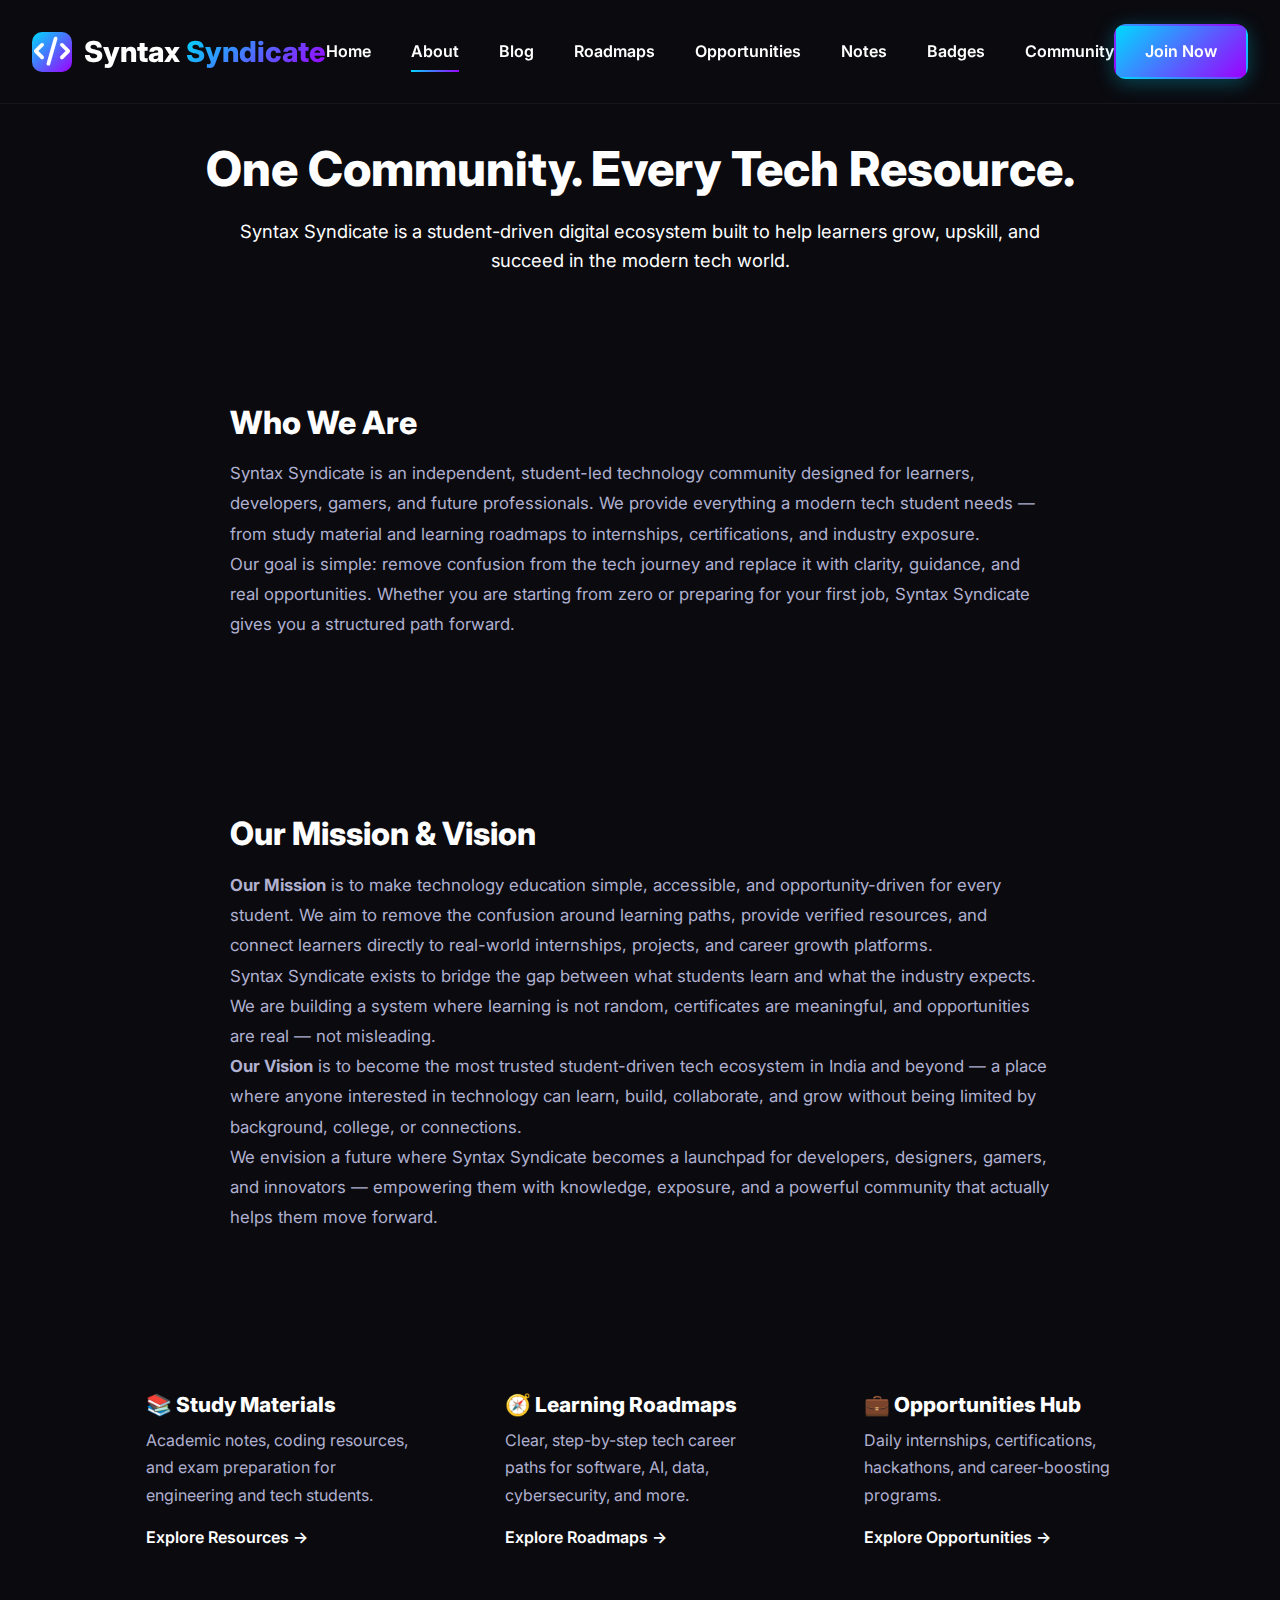
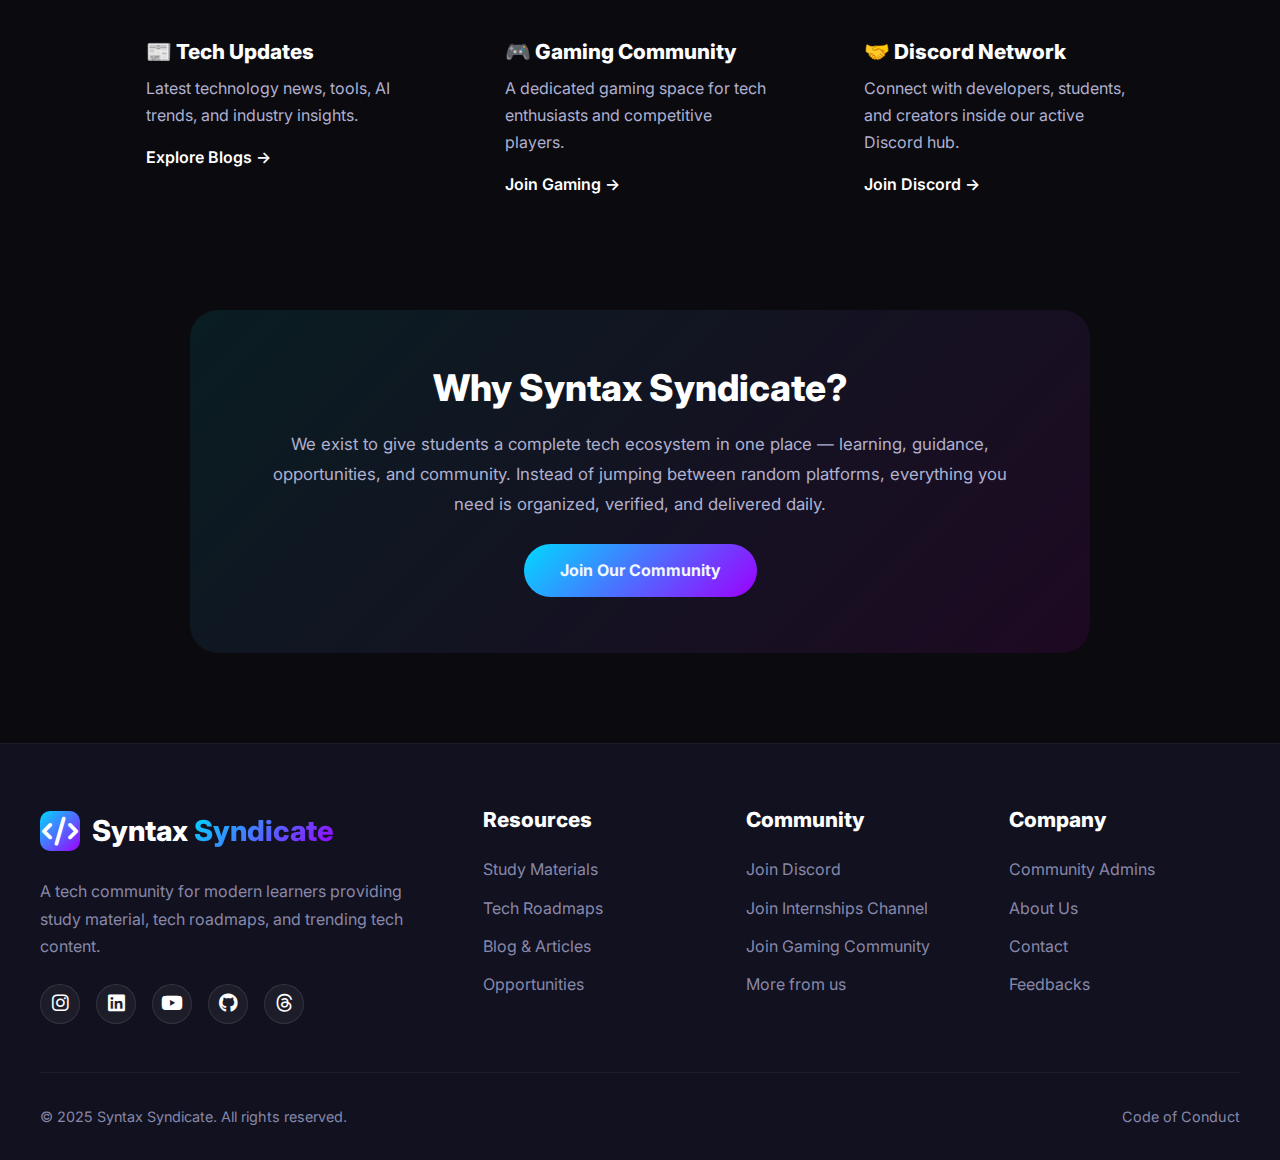
<file: about.html>
<!DOCTYPE html>
<html lang="en">
<head>
<meta charset="UTF-8" />
<title>Syntax Syndicate | About Us</title>
<meta name="viewport" content="width=device-width, initial-scale=1.0" />

<link rel="stylesheet" href="/style.css" />
<link rel="stylesheet" href="https://cdnjs.cloudflare.com/ajax/libs/font-awesome/6.5.2/css/all.min.css">
<link rel="icon" href="favicon.png" />
<link href="https://fonts.googleapis.com/css2?family=Inter:wght@300;400;500;600;700;800&display=swap" rel="stylesheet">

<style>
.about-page{padding:140px 0 90px;background:var(--bg-primary)}
.about-container{max-width:1100px;margin:auto;padding:0 1.5rem}

.about-hero{text-align:center;margin-bottom:5rem}
.about-hero h1{font-size:3rem;font-weight:800;color:var(--text-primary)}
.about-hero p{color:var(--text-muted);max-width:800px;margin:1.2rem auto;font-size:1.15rem}

.about-info{
max-width:900px;
margin:0 auto 5rem;
background:var(--bg-glass);
border:1px solid var(--border-color);
border-radius:22px;
padding:3rem 2.5rem;
}
.about-info h2{color:var(--text-primary);font-size:2rem;margin-bottom:1rem}
.about-info p{color:var(--text-secondary);line-height:1.8;font-size:1.05rem}

.about-grid{display:grid;grid-template-columns:repeat(auto-fit,minmax(260px,1fr));gap:1.6rem}

.about-card{
background:var(--bg-glass);
border:1px solid var(--border-color);
border-radius:18px;
padding:2rem;
transition:.3s;
}
.about-card:hover{transform:translateY(-6px);border-color:var(--accent-primary)}
.about-card h3{color:var(--text-primary);margin-bottom:.6rem;font-size:1.3rem}
.about-card p{color:var(--text-secondary);line-height:1.7}
.about-card a{display:inline-block;margin-top:1rem;color:#fff;font-weight:600;text-decoration:none}

.about-highlight{
margin:5rem auto 0;
max-width:900px;
padding:3.5rem 3rem;
border-radius:28px;
background:linear-gradient(135deg,rgba(0,255,255,.08),rgba(255,0,255,.08));
border:1px solid var(--border-color);
text-align:center;
}
.about-highlight h2{font-size:2.3rem;color:var(--text-primary);margin-bottom:1.2rem}
.about-highlight p{color:var(--text-secondary);font-size:1.05rem;max-width:750px;margin:auto;line-height:1.8}
.about-highlight a{
display:inline-block;
margin-top:1.5rem;
padding:14px 36px;
border-radius:50px;
background:linear-gradient(135deg,var(--accent-primary),var(--accent-secondary));
color:#000;
font-weight:700;
text-decoration:none;
}
</style>
</head>

<body>

<!-- NAVBAR -->
<nav class="navbar">
<div class="nav-container">
<div class="logo">
<div class="logo-icon"><i class="fas fa-code"></i></div>
<span class="logo-text">Syntax <span class="logo-highlight">Syndicate</span></span>
</div>

<div class="nav-links">
<a href="/index.html#home" class="nav-link">Home</a>
<a href="/about.html" class="nav-link active">About</a>
<a href="/blogs.html" class="nav-link">Blog</a>
<a href="/index.html#roadmaps" class="nav-link">Roadmaps</a>
<a href="/index.html#opportunities" class="nav-link">Opportunities</a>
<a href="/index.html#notes" class="nav-link">Notes</a>
<a href="/certificates.html" class="nav-link">Badges</a>
<a href="/index.html#join" class="nav-link">Community</a>
</div>

<div class="nav-actions">
<a href="#join" class="btn btn-primary btn-join">Join Now</a>
</div>

<button class="mobile-menu-btn" id="mobileMenuBtn"><i class="fas fa-bars"></i></button>
</div>
</nav>

<section class="about-page">
<div class="about-container">

<div class="about-hero">
<h1>One Community. Every Tech Resource.</h1>
<p>Syntax Syndicate is a student-driven digital ecosystem built to help learners grow, upskill, and succeed in the modern tech world.</p>
</div>

<div class="about-info">
<h2>Who We Are</h2>
<p>
Syntax Syndicate is an independent, student-led technology community designed for learners, developers, gamers, and future professionals.
We provide everything a modern tech student needs — from study material and learning roadmaps to internships, certifications, and industry exposure.
</p>
<p>
Our goal is simple: remove confusion from the tech journey and replace it with clarity, guidance, and real opportunities. Whether you are starting from zero or preparing for your first job, Syntax Syndicate gives you a structured path forward.
</p>
</div>
<div class="about-info">
  <h2>Our Mission & Vision</h2>

  <p>
    <strong>Our Mission</strong> is to make technology education simple, accessible, and opportunity-driven for every student. 
    We aim to remove the confusion around learning paths, provide verified resources, and connect learners directly to real-world 
    internships, projects, and career growth platforms.
  </p>

  <p>
    Syntax Syndicate exists to bridge the gap between what students learn and what the industry expects. 
    We are building a system where learning is not random, certificates are meaningful, and opportunities are real — not misleading.
  </p>

  <p>
    <strong>Our Vision</strong> is to become the most trusted student-driven tech ecosystem in India and beyond — a place where 
    anyone interested in technology can learn, build, collaborate, and grow without being limited by background, college, or connections.
  </p>

  <p>
    We envision a future where Syntax Syndicate becomes a launchpad for developers, designers, gamers, and innovators — 
    empowering them with knowledge, exposure, and a powerful community that actually helps them move forward.
  </p>
</div>

<div class="about-grid">

<div class="about-card">
<h3>📚 Study Materials</h3>
<p>Academic notes, coding resources, and exam preparation for engineering and tech students.</p>
<a href="/index.html#notes">Explore Resources →</a>
</div>

<div class="about-card">
<h3>🧭 Learning Roadmaps</h3>
<p>Clear, step-by-step tech career paths for software, AI, data, cybersecurity, and more.</p>
<a href="/index.html#roadmaps">Explore Roadmaps →</a>
</div>

<div class="about-card">
<h3>💼 Opportunities Hub</h3>
<p>Daily internships, certifications, hackathons, and career-boosting programs.</p>
<a href="/reels.html">Explore Opportunities →</a>
</div>

<div class="about-card">
<h3>📰 Tech Updates</h3>
<p>Latest technology news, tools, AI trends, and industry insights.</p>
<a href="/blogs.html">Explore Blogs →</a>
</div>

<div class="about-card">
<h3>🎮 Gaming Community</h3>
<p>A dedicated gaming space for tech enthusiasts and competitive players.</p>
<a href="https://chat.whatsapp.com/HVOr8nmlq8aELHmKYzF39x" target="_blank">Join Gaming →</a>
</div>

<div class="about-card">
<h3>🤝 Discord Network</h3>
<p>Connect with developers, students, and creators inside our active Discord hub.</p>
<a href="https://discord.gg/bhRS3vfz" target="_blank">Join Discord →</a>
</div>

</div>

<div class="about-highlight">
<h2>Why Syntax Syndicate?</h2>
<p>
We exist to give students a complete tech ecosystem in one place — learning, guidance, opportunities, and community.
Instead of jumping between random platforms, everything you need is organized, verified, and delivered daily.
</p>
<a href="https://chat.whatsapp.com/C81TYwsRXgc3qNhePjK7zs" target="_blank" style="color: aliceblue;">Join Our Community</a>
</div>

</div>
</section>

<!-- FOOTER (same as your site) -->
<footer class="footer">
<div class="footer-container">
<div class="footer-main">
<div class="footer-brand">
<div class="logo">
<div class="logo-icon"><i class="fas fa-code"></i></div>
<span class="logo-text">Syntax <span class="logo-highlight">Syndicate</span></span>
</div>
<p class="footer-description">
A tech community for modern learners providing study material, tech roadmaps, and trending tech content.
</p>
<div class="footer-social">
<a href="https://www.instagram.com/syntax_syndicate_?igsh=bmF5bDVydzVscHM=" target="_blank"><i class="fab fa-instagram"></i></a>
<a href="https://www.linkedin.com/company/syntax-syndicate/" target="_blank"><i class="fab fa-linkedin"></i></a>
<a href="https://www.youtube.com/@SyntaxSyndicateOfficial" target="_blank"><i class="fab fa-youtube"></i></a>
<a href="https://github.com/Syntax-Syndicate-Ltd" target="_blank"><i class="fab fa-github"></i></a>
<a href="https://www.threads.net/@syntax_syndicate_" target="_blank"><i class="fab fa-threads"></i></a>
</div>
</div>

<div class="footer-links">
<div class="link-group">
<h3>Resources</h3>
<a href="/index.html#notes">Study Materials</a>
<a href="/index.html#roadmaps">Tech Roadmaps</a>
<a href="/blogs.html">Blog & Articles</a>
<a href="/reels.html">Opportunities</a>
</div>

<div class="link-group">
<h3>Community</h3>
<a href="https://discord.gg/bhRS3vfz" target="_blank">Join Discord</a>
<a href="https://whatsapp.com/channel/0029Vb6vHvW8V0tgHZa4Ar2u" target="_blank">Join Internships Channel</a>
<a href="https://chat.whatsapp.com/HVOr8nmlq8aELHmKYzF39x" target="_blank">Join Gaming Community</a>
<a href="/coming_soon.html">More from us</a>
</div>

<div class="link-group">
<h3>Company</h3>
<a href="/admins.html">Community Admins</a>
<a href="/about.html">About Us</a>
<a href="/contact.html">Contact</a>
<a href="https://feedbacks.syntaxsyndicate.co.in/" target="_blank">Feedbacks</a>
</div>
</div>
</div>

<div class="footer-bottom">
<p>© 2025 Syntax Syndicate. All rights reserved.</p>
<div class="footer-extra">
<a href="/code_of_conduct.html">Code of Conduct</a>
</div>
</div>
</div>
</footer>

<script>
const mobileMenuBtn=document.getElementById("mobileMenuBtn");
const navLinks=document.querySelector(".nav-links");
mobileMenuBtn.onclick=()=>{navLinks.classList.toggle("active");mobileMenuBtn.innerHTML=navLinks.classList.contains("active")?'<i class="fas fa-times"></i>':'<i class="fas fa-bars"></i>';}
</script>

</body>
</html>
</file>
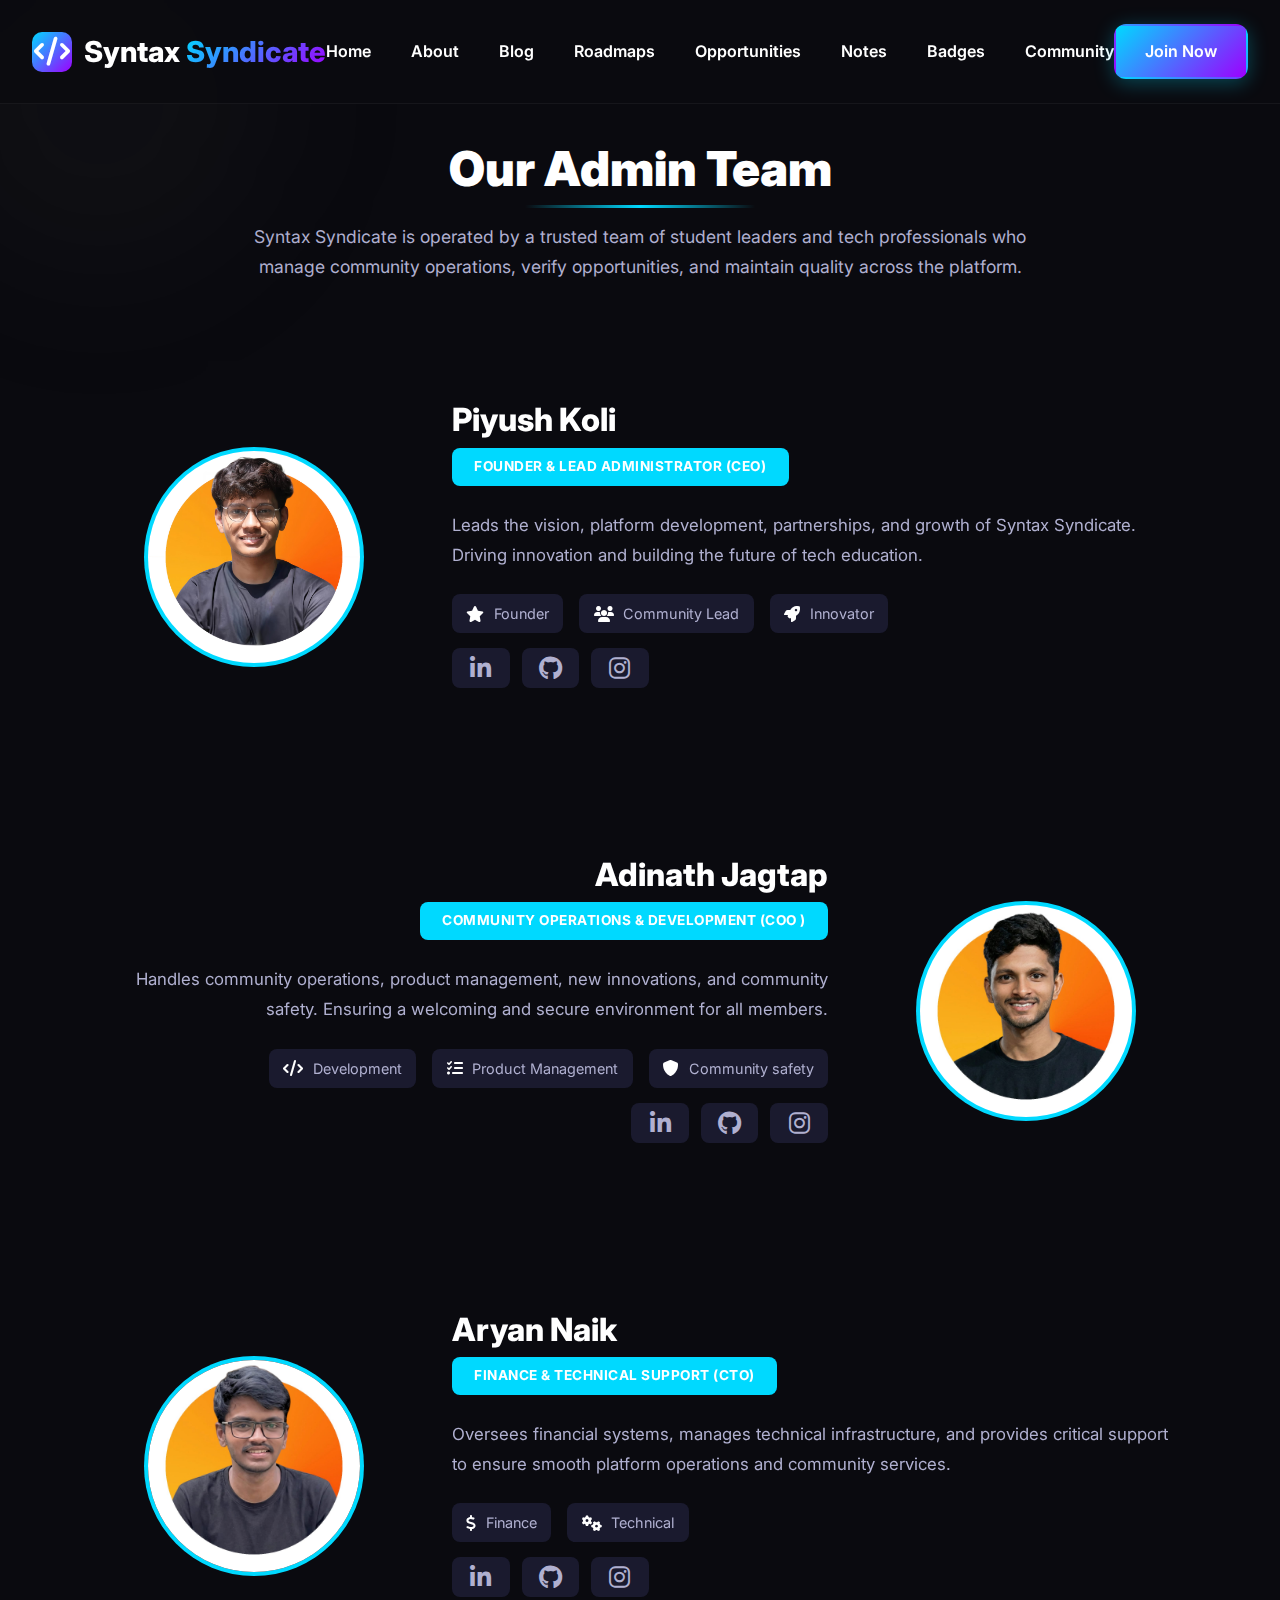
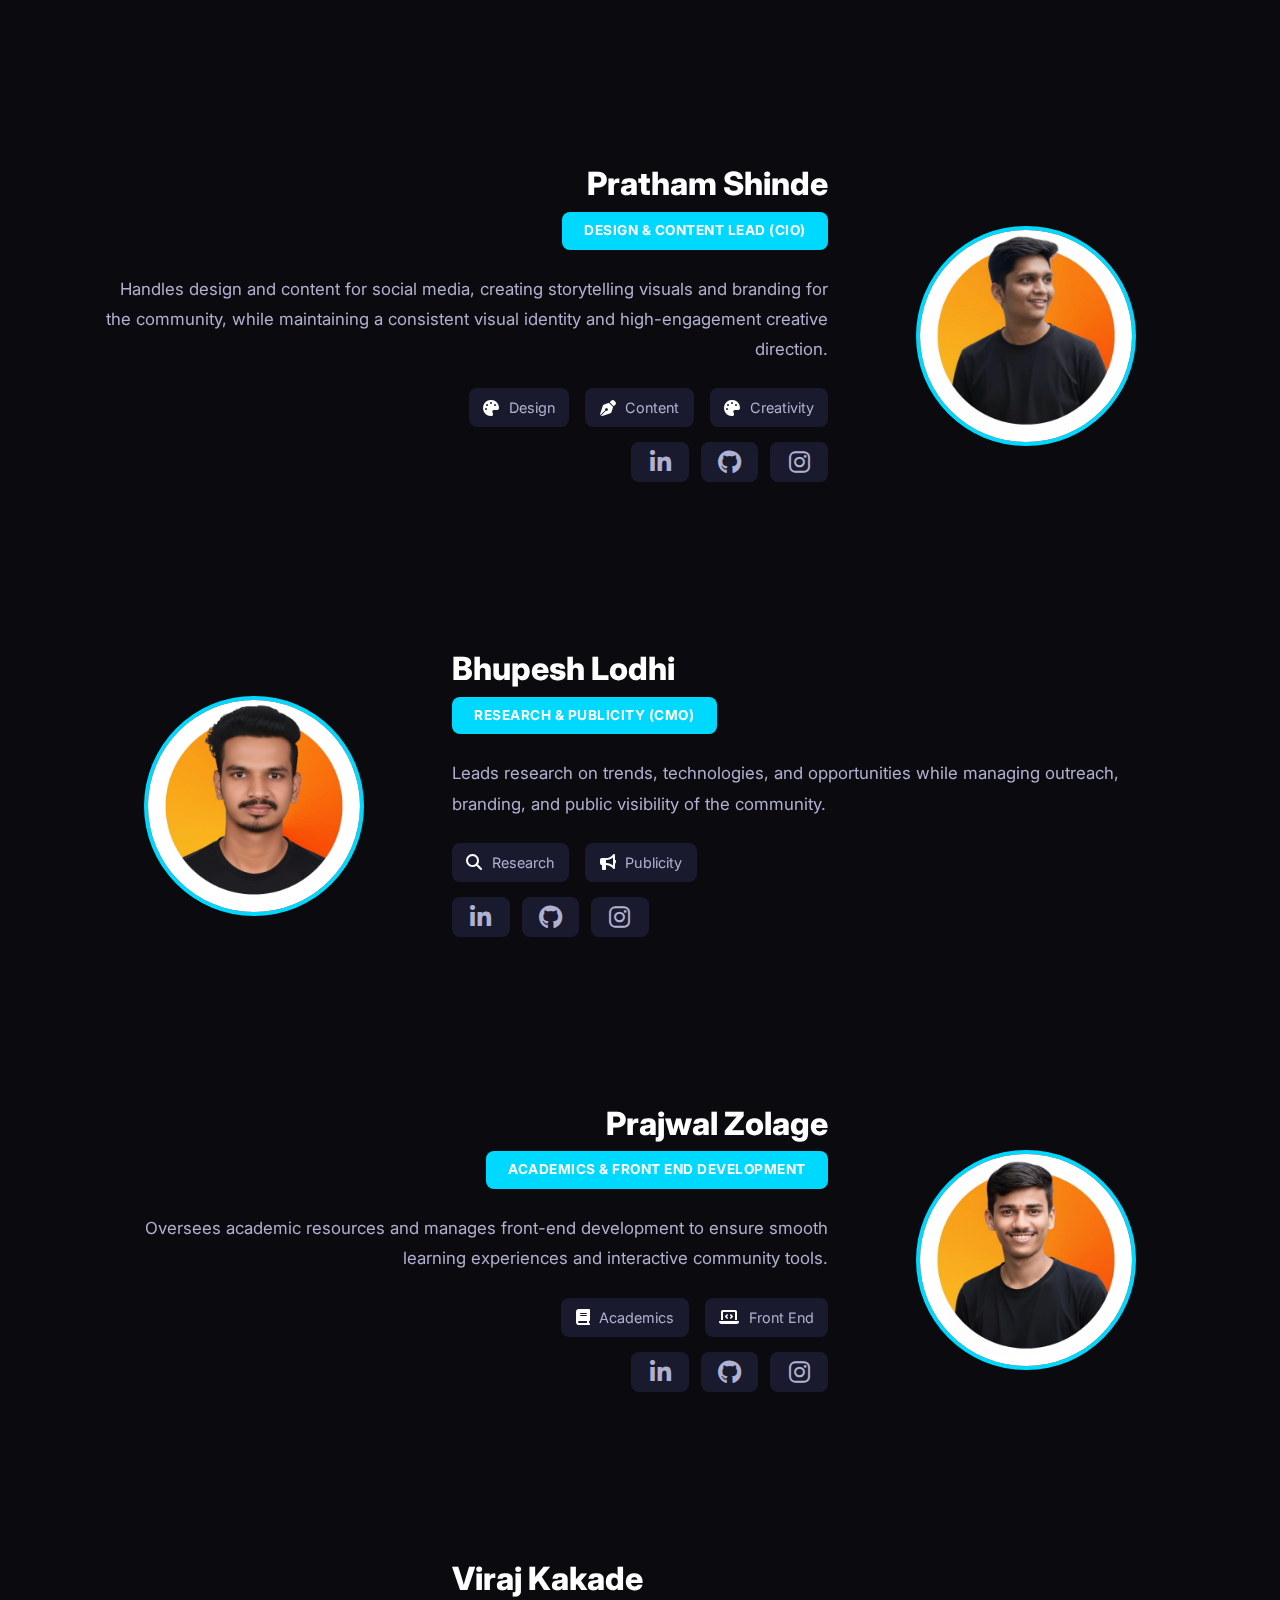
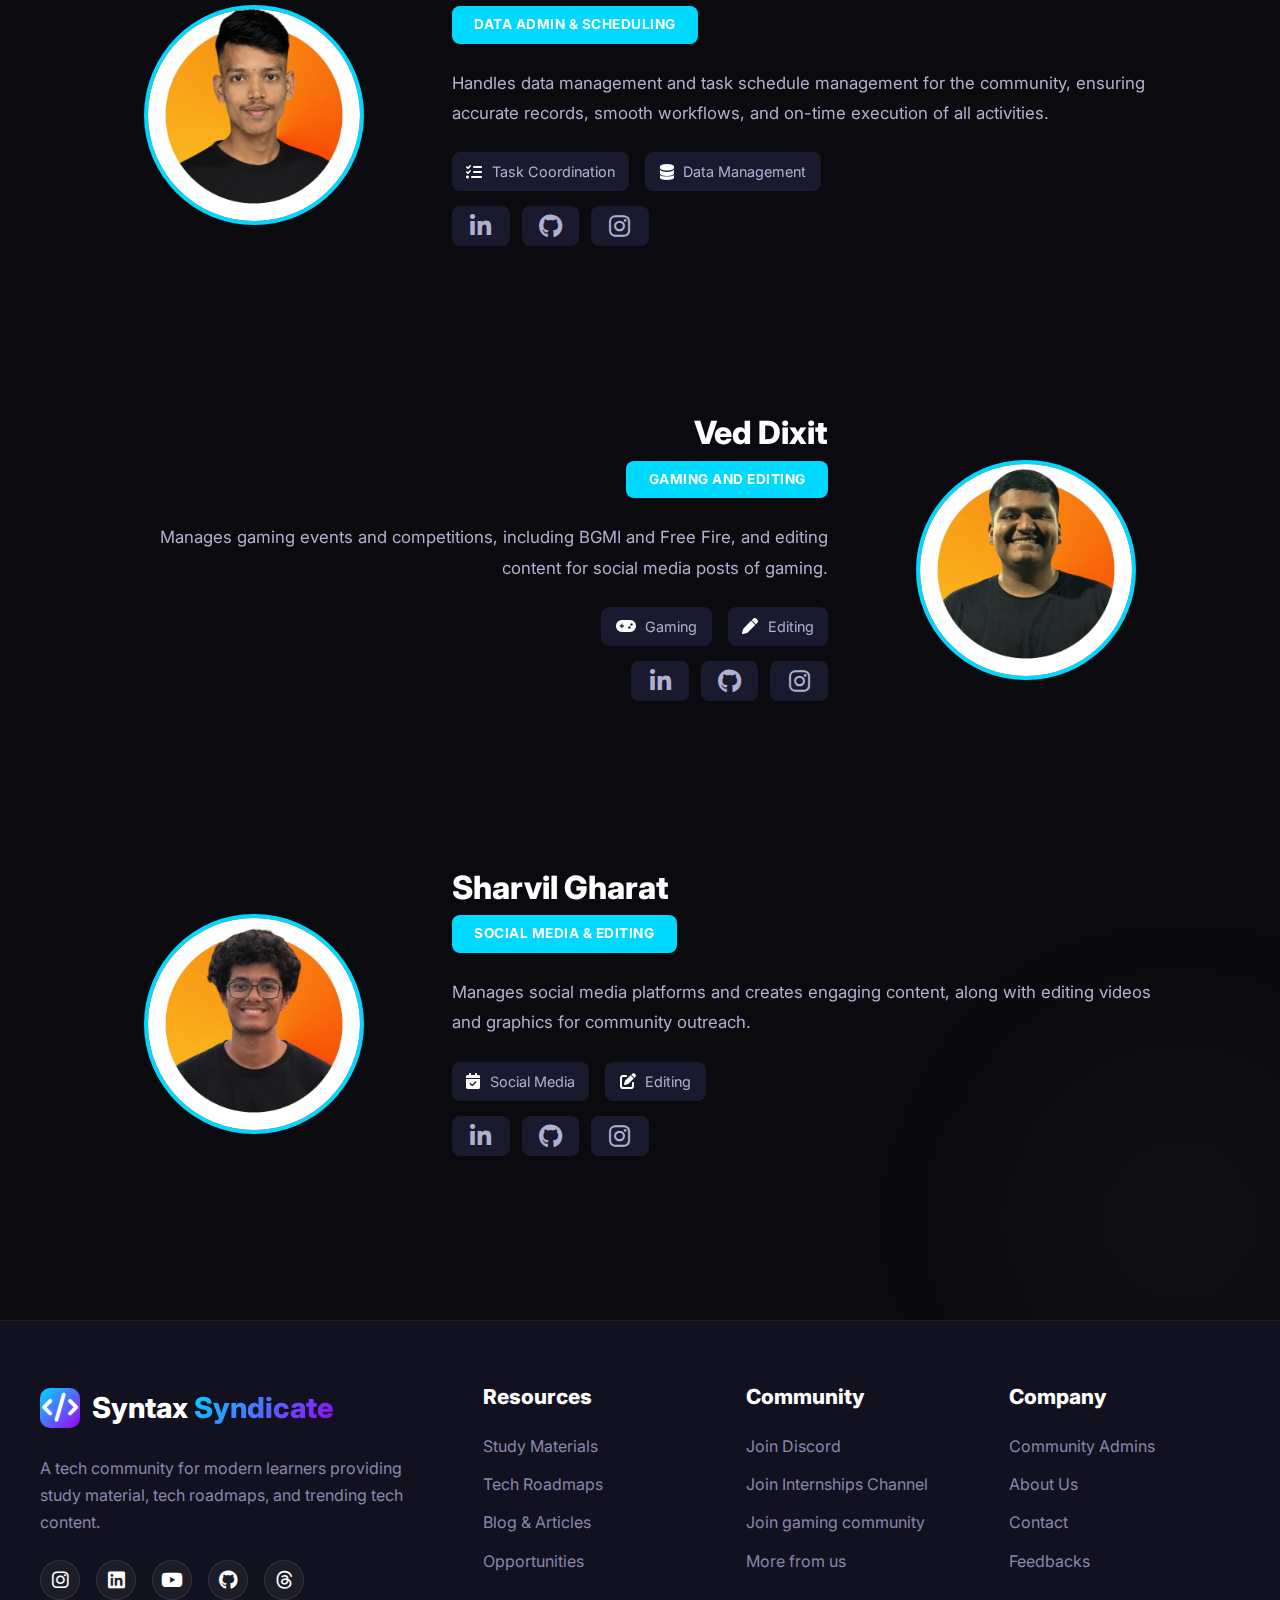
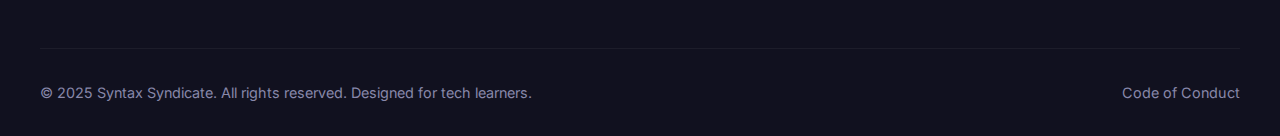
<file: admins.html>
<!DOCTYPE html>
<html lang="en">
  <head>
    <meta charset="UTF-8" />
    <title>Syntax Syndicate | Admin Team</title>
    <meta name="viewport" content="width=device-width, initial-scale=1.0" />

    <link rel="stylesheet" href="/style.css" />
    <link rel="icon" href="/favicon.png" />
    <link
      href="https://fonts.googleapis.com/css2?family=Inter:wght@300;400;500;600;700;800&display=swap"
      rel="stylesheet"
    />
    <link
      rel="stylesheet"
      href="https://cdnjs.cloudflare.com/ajax/libs/font-awesome/6.5.2/css/all.min.css"
    />

    <style>
      .admin-page {
        padding: 140px 0 100px;
        background: var(--bg-primary);
        position: relative;
        overflow: hidden;
      }

      .admin-container {
        max-width: 1200px;
        margin: auto;
        padding: 0 1.5rem;
      }

      .admin-header {
        text-align: center;
        margin-bottom: 5rem;
      }

      .admin-header h1 {
        font-size: 3rem;
        font-weight: 900;
        color: var(--text-primary);
        position: relative;
        display: inline-block;
        margin-bottom: 1.5rem;
      }

      .admin-header h1::after {
        content: "";
        position: absolute;
        bottom: -10px;
        left: 50%;
        transform: translateX(-50%);
        width: 60%;
        height: 3px;
        background: linear-gradient(
          90deg,
          transparent,
          var(--accent-primary),
          transparent
        );
      }

      .admin-header p {
        max-width: 780px;
        margin: 0 auto;
        color: var(--text-secondary);
        font-size: 1.1rem;
        line-height: 1.7;
      }

      .admin-showcase {
        display: flex;
        flex-direction: column;
        gap: 4rem;
      }

      .admin-member {
        display: grid;
        grid-template-columns: 300px 1fr;
        gap: 3rem;
        align-items: center;
        position: relative;
        padding: 2.5rem;
        background: var(--bg-card);
        border: 1px solid var(--border-color);
        border-radius: 16px;
        backdrop-filter: blur(20px);
        box-shadow: var(--elevation-1);
        transition: all 0.4s ease;
        overflow: hidden;
      }

      .admin-member:hover {
        transform: translateX(10px);
        border-color: var(--accent-primary);
        box-shadow: var(--elevation-2);
      }

      .admin-member:nth-child(even) {
        grid-template-columns: 1fr 300px;
      }

      .admin-member:nth-child(even):hover {
        transform: translateX(-10px);
      }

      .admin-member:nth-child(even) .admin-visual {
        order: 2;
      }

      .admin-member:nth-child(even) .admin-info {
        text-align: right;
      }

      .admin-visual {
        position: relative;
        display: flex;
        align-items: center;
        justify-content: center;
      }

      .admin-photo-frame {
        position: relative;
        width: 220px;
        height: 220px;
      }

      .admin-photo-bg {
        position: absolute;
        inset: 0;
        background: var(--accent-primary);
        border-radius: 50%;
      }

      .admin-photo-inner {
        position: absolute;
        inset: 4px;
        border-radius: 50%;
        overflow: hidden;
        background: var(--bg-primary);
      }

      .admin-photo-inner img {
        width: 100%;
        height: 100%;
        object-fit: cover;
      }

      .admin-info h3 {
        font-size: 2rem;
        margin-bottom: 0.5rem;
        color: var(--text-primary);
        font-weight: 800;
      }

      .admin-role {
        display: inline-block;
        color: var(--text-primary);
        font-weight: 700;
        padding: 0.5rem 1.4rem;
        background: var(--accent-primary);
        border-radius: 8px;
        margin-bottom: 1.5rem;
        border: 1px solid var(--border-light);
        text-transform: uppercase;
        letter-spacing: 0.5px;
        font-size: 0.85rem;
        box-shadow: var(--elevation-1);
        transition: all 0.3s ease;
      }

      .admin-info p {
        color: var(--text-secondary);
        line-height: 1.8;
        font-size: 1.05rem;
        margin-bottom: 1.5rem;
      }

      .admin-social {
        display: flex;
        gap: 0.75rem;
        margin-bottom: 1.5rem;
        flex-wrap: wrap;
      }

      .admin-member:nth-child(even) .admin-social {
        justify-content: flex-end;
      }

      .social-link {
        width: 40px;
        height: 40px;
        display: flex;
        align-items: center;
        justify-content: center;
        background: var(--bg-tertiary);
        border: 1px solid var(--border-color);
        border-radius: 8px;
        color: var(--text-secondary);
        font-size: 1.1rem;
        transition: all 0.3s ease;
        text-decoration: none;
      }

      .social-link:hover {
        background: var(--accent-primary);
        border-color: var(--border-light);
        color: var(--text-primary);
        transform: translateY(-3px);
      }

      .social-link.linkedin:hover {
        background: #0077b5;
      }

      .social-link.github:hover {
        background: #333;
      }

      .social-link.instagram:hover {
        background: linear-gradient(
          45deg,
          #f09433 0%,
          #e6683c 25%,
          #dc2743 50%,
          #cc2366 75%,
          #bc1888 100%
        );
      }

      .admin-stats {
        display: flex;
        gap: 1rem;
        margin-top: 1.5rem;
        flex-wrap: wrap;
      }

      .admin-member:nth-child(even) .admin-stats {
        justify-content: flex-end;
      }

      .stat-item {
        display: flex;
        align-items: center;
        gap: 0.6rem;
        color: var(--text-secondary);
        font-size: 0.9rem;
        padding: 0.5rem 0.9rem;
        background: var(--bg-tertiary);
        border-radius: 8px;
        border: 1px solid var(--border-color);
        transition: all 0.3s ease;
      }

      .stat-item:hover {
        background: var(--accent-primary);
        border-color: var(--border-light);
        transform: translateY(-2px);
      }

      .stat-item i {
        color: var(--text-primary);
        font-size: 1rem;
      }

      .glow-accent {
        position: absolute;
        width: 400px;
        height: 400px;
        background: radial-gradient(
          circle,
          rgba(58, 58, 58, 0.15),
          transparent
        );
        pointer-events: none;
        border-radius: 50%;
        filter: blur(60px);
      }

      .glow-1 {
        top: -100px;
        left: -100px;
      }
      .glow-2 {
        bottom: -100px;
        right: -100px;
      }

      /* Responsive Design */
      @media (max-width: 992px) {
        .admin-member {
          display: grid;
          grid-template-columns: 1fr;
          grid-template-areas:
            "photo"
            "info";
          gap: 2rem;
          padding: 2rem;
        }

        .admin-visual {
          grid-area: photo;
          order: 1;
          justify-content: center;
        }

        .admin-info {
          grid-area: info;
          order: 2;
          text-align: left;
        }

        .admin-member:nth-child(even) {
          grid-template-columns: 1fr;
        }

        .admin-member:nth-child(even) .admin-visual {
          order: 1;
        }

        .admin-member:nth-child(even) .admin-info {
          text-align: left;
        }

        .admin-member:nth-child(even) .admin-social,
        .admin-member:nth-child(even) .admin-stats {
          justify-content: flex-start;
        }

        .admin-member:hover,
        .admin-member:nth-child(even):hover {
          transform: translateY(-4px);
        }

        .admin-photo-frame {
          width: 200px;
          height: 200px;
        }

        .admin-info h3 {
          font-size: 1.75rem;
          text-align: left;
        }
      }

      @media (max-width: 768px) {
        .admin-page {
          padding: 120px 0 80px;
        }

        .admin-container {
          padding: 0 1rem;
        }

        .admin-header {
          margin-bottom: 3.5rem;
        }

        .admin-header h1 {
          font-size: 2.5rem;
        }

        .admin-header p {
          font-size: 1rem;
        }

        .admin-showcase {
          gap: 3rem;
        }

        .admin-member {
          padding: 1.5rem;
          gap: 1.5rem;
        }

        .admin-photo-frame {
          width: 180px;
          height: 180px;
        }

        .admin-info h3 {
          font-size: 1.5rem;
        }

        .admin-info p {
          font-size: 1rem;
        }

        .admin-stats {
          gap: 0.75rem;
        }

        .stat-item {
          font-size: 0.85rem;
          padding: 0.45rem 0.8rem;
        }
      }

      @media (max-width: 576px) {
        .admin-page {
          padding: 100px 0 60px;
        }

        .admin-header {
          margin-bottom: 3rem;
        }

        .admin-header h1 {
          font-size: 2rem;
        }

        .admin-header p {
          font-size: 0.95rem;
        }

        .admin-showcase {
          gap: 2.5rem;
        }

        .admin-member {
          padding: 1.25rem;
          gap: 1.25rem;
        }

        .admin-photo-frame {
          width: 160px;
          height: 160px;
        }

        .admin-info h3 {
          font-size: 1.35rem;
        }

        .admin-role {
          font-size: 0.8rem;
          padding: 0.4rem 1rem;
        }

        .admin-info p {
          font-size: 0.95rem;
          margin-bottom: 1rem;
        }

        .admin-social {
          gap: 0.6rem;
          margin-bottom: 1rem;
        }

        .social-link {
          width: 36px;
          height: 36px;
          font-size: 1rem;
        }

        .admin-stats {
          flex-direction: column;
          gap: 0.65rem;
          margin-top: 1rem;
        }

        .stat-item {
          justify-content: flex-start;
          font-size: 0.8rem;
        }

        .glow-accent {
          width: 300px;
          height: 300px;
        }
      }
    </style>
  </head>

  <body>
    <nav class="navbar">
      <div class="nav-container">
        <div class="logo">
          <div class="logo-icon"><i class="fas fa-code"></i></div>
          <span class="logo-text"
            >Syntax <span class="logo-highlight">Syndicate</span></span
          >
        </div>

        <div class="nav-links">
          <a href="/index.html#home" class="nav-link">Home</a>
          <a href="/index.html#about" class="nav-link">About</a>
          <a href="/blogs.html" class="nav-link">Blog</a>
          <a href="/index.html#roadmaps" class="nav-link">Roadmaps</a>
          <a href="/index.html#opportunities" class="nav-link">Opportunities</a>
          <a href="/index.html#notes" class="nav-link">Notes</a>
          <a href="/certificates.html" class="nav-link">Badges</a>
          <a href="/index.html#join" class="nav-link">Community</a>
        </div>

        <div class="nav-actions">
          <a href="#join" class="btn btn-primary btn-join">Join Now</a>
        </div>

        <button class="mobile-menu-btn" id="mobileMenuBtn">
          <i class="fas fa-bars"></i>
        </button>
      </div>
    </nav>

    <section class="admin-page">
      <div class="glow-accent glow-1"></div>
      <div class="glow-accent glow-2"></div>

      <div class="admin-container">
        <div class="admin-header">
          <h1>Our Admin Team</h1>
          <p>
            Syntax Syndicate is operated by a trusted team of student leaders
            and tech professionals who manage community operations, verify
            opportunities, and maintain quality across the platform.
          </p>
        </div>

        <div class="admin-showcase">
          <!-- Piyush Koli -->
          <div class="admin-member">
            <div class="admin-visual">
              <div class="admin-photo-frame">
                <div class="admin-photo-bg"></div>
                <div class="admin-photo-inner">
                  <img src="/pfps/piyush.jpg" alt="Piyush Koli" />
                </div>
              </div>
            </div>
            <div class="admin-info">
              <h3>Piyush Koli</h3>
              <span class="admin-role">Founder & Lead Administrator (CEO)</span>
              <p>
                Leads the vision, platform development, partnerships, and growth
                of Syntax Syndicate. Driving innovation and building the future
                of tech education.
              </p>
              <div class="admin-stats">
                <div class="stat-item">
                  <i class="fas fa-star"></i> <span>Founder</span>
                </div>
                <div class="stat-item">
                  <i class="fas fa-users"></i> <span>Community Lead</span>
                </div>
                <div class="stat-item">
                  <i class="fas fa-rocket"></i> <span>Innovator</span>
                </div>
              </div>
              <div class="admin-social" style="padding-top: 15px">
                <a
                  href="https://www.linkedin.com/in/piyush-koli-646b43336/"
                  target="_blank"
                  class="social-link linkedin"
                >
                  <i class="fab fa-linkedin-in"></i>
                </a>
                <a
                  href="https://github.com/PiyushKoli04"
                  target="_blank"
                  class="social-link github"
                >
                  <i class="fab fa-github"></i>
                </a>
                <a
                  href="https://www.instagram.com/piyush_koli_289/"
                  target="_blank"
                  class="social-link instagram"
                >
                  <i class="fab fa-instagram"></i>
                </a>
              </div>
            </div>
          </div>

          <!-- Adinath Jagtap -->
          <div class="admin-member">
            <div class="admin-visual">
              <div class="admin-photo-frame">
                <div class="admin-photo-bg"></div>
                <div class="admin-photo-inner">
                  <img src="/pfps/adinath.jpg" alt="Adinath Jagtap" />
                </div>
              </div>
            </div>
            <div class="admin-info">
              <h3>Adinath Jagtap</h3>
              <span class="admin-role"
                >Community Operations & Development (COO )</span
              >
              <p>
                Handles community operations, product management, new
                innovations, and community safety. Ensuring a welcoming and
                secure environment for all members.
              </p>
              <div class="admin-stats">
                <div class="stat-item">
                  <i class="fas fa-code"></i> <span>Development</span>
                </div>
                <div class="stat-item">
                  <i class="fas fa-tasks"></i> <span>Product Management</span>
                </div>
                <div class="stat-item">
                  <i class="fas fa-shield"></i> <span>Community safety</span>
                </div>
              </div>
              <div class="admin-social" style="padding-top: 15px">
                <a href="https://www.linkedin.com/in/adinath-jagtap-441313332/" target="_blank" class="social-link linkedin">
                  <i class="fab fa-linkedin-in"></i>
                </a>
                <a href="https://github.com/adinath-jagtap" target="_blank" class="social-link github">
                  <i class="fab fa-github"></i>
                </a>
                <a href="https://www.instagram.com/__adinath__aj/" target="_blank" class="social-link instagram">
                  <i class="fab fa-instagram"></i>
                </a>
              </div>
            </div>
          </div>

          <!-- Aryan Naik -->
          <div class="admin-member">
            <div class="admin-visual">
              <div class="admin-photo-frame">
                <div class="admin-photo-bg"></div>
                <div class="admin-photo-inner">
                  <img src="/pfps/aryan.jpg" alt="Aryan Naik" />
                </div>
              </div>
            </div>
            <div class="admin-info">
              <h3>Aryan Naik</h3>
              <span class="admin-role">Finance & Technical Support (CTO)</span>
              <p>
                Oversees financial systems, manages technical infrastructure,
                and provides critical support to ensure smooth platform
                operations and community services.
              </p>
              <div class="admin-stats">
                <div class="stat-item">
                  <i class="fas fa-dollar-sign"></i> <span>Finance</span>
                </div>
                <div class="stat-item">
                  <i class="fas fa-cogs"></i> <span>Technical</span>
                </div>
              </div>
              <div class="admin-social" style="padding-top: 15px">
                <a href="https://www.linkedin.com/in/aryan-naik-933403375/" target="_blank" class="social-link linkedin">
                  <i class="fab fa-linkedin-in"></i>
                </a>
                <a href="https://github.com/infinus-77" target="_blank" class="social-link github">
                  <i class="fab fa-github"></i>
                </a>
                <a href="https://www.instagram.com/ft_zeppeli/" target="_blank" class="social-link instagram">
                  <i class="fab fa-instagram"></i>
                </a>
              </div>
            </div>
          </div>

          <!-- Pratham Shinde -->
          <div class="admin-member">
            <div class="admin-visual">
              <div class="admin-photo-frame">
                <div class="admin-photo-bg"></div>
                <div class="admin-photo-inner">
                  <img src="/pfps/pratham.jpg" alt="Pratham Shinde" />
                </div>
              </div>
            </div>
            <div class="admin-info">
              <h3>Pratham Shinde</h3>
              <span class="admin-role">Design & Content Lead (CIO)</span>
<p>
  Handles design and content for social media, creating storytelling visuals and branding for the community,
  while maintaining a consistent visual identity and high-engagement creative direction.
</p>

              <div class="admin-stats">
                <div class="stat-item">
                  <i class="fas fa-palette"></i> <span>Design</span>
                </div>
                <div class="stat-item">
                  <i class="fas fa-pen-nib"></i> <span>Content</span>
                </div>
                <div class="stat-item">
                  <i class="fas fa-palette"></i> <span>Creativity</span>

                </div>
              </div>
              <div class="admin-social" style="padding-top: 15px">
                <a href="https://www.linkedin.com/in/pratham-shinde-97a676374/" target="_blank" class="social-link linkedin">
                  <i class="fab fa-linkedin-in"></i>
                </a>
                <a href="https://github.com/shindepratham265-droid" target="_blank" class="social-link github">
                  <i class="fab fa-github"></i>
                </a>
                <a href="https://www.instagram.com/prathams_17/" target="_blank" class="social-link instagram">
                  <i class="fab fa-instagram"></i>
                </a>
              </div>
            </div>
          </div>

          <!-- Bhupesh Lodhi -->
          <div class="admin-member">
            <div class="admin-visual">
              <div class="admin-photo-frame">
                <div class="admin-photo-bg"></div>
                <div class="admin-photo-inner">
                  <img src="/pfps/bhupesh.jpg" alt="Bhupesh Lodhi" />
                </div>
              </div>
            </div>
            <div class="admin-info">
              <h3>Bhupesh Lodhi</h3>
              <span class="admin-role">Research & Publicity (CMO)</span>
              <p>
                Leads research on trends, technologies, and opportunities while
                managing outreach, branding, and public visibility of the
                community.
              </p>
              <div class="admin-stats">
                <div class="stat-item">
                  <i class="fas fa-search"></i> <span>Research</span>
                </div>
                <div class="stat-item">
                  <i class="fas fa-bullhorn"></i> <span>Publicity</span>
                </div>
              </div>
              <div class="admin-social" style="padding-top: 15px">
                <a href="https://www.linkedin.com/in/bhupesh-lodhi/" target="_blank" class="social-link linkedin">
                  <i class="fab fa-linkedin-in"></i>
                </a>
                <a href="https://github.com/bhupesh150603" target="_blank" class="social-link github">
                  <i class="fab fa-github"></i>
                </a>
                <a href="https://www.instagram.com/bhupesh_lodhi_/" target="_blank" class="social-link instagram">
                  <i class="fab fa-instagram"></i>
                </a>
              </div>
            </div>
          </div>

          <!-- Prajwal Zolage -->
          <div class="admin-member">
            <div class="admin-visual">
              <div class="admin-photo-frame">
                <div class="admin-photo-bg"></div>
                <div class="admin-photo-inner">
                  <img src="/pfps/prajwal.jpg" alt="Prajwal Zolage" />
                </div>
              </div>
            </div>
            <div class="admin-info">
              <h3>Prajwal Zolage</h3>
              <span class="admin-role">Academics & Front End Development</span>
              <p>
                Oversees academic resources and manages front-end development to
                ensure smooth learning experiences and interactive community
                tools.
              </p>
              <div class="admin-stats">
                <div class="stat-item">
                  <i class="fas fa-book"></i> <span>Academics</span>
                </div>
                <div class="stat-item">
                  <i class="fas fa-laptop-code"></i> <span>Front End</span>
                </div>
              </div>

              <div class="admin-social" style="padding-top: 15px">
                <a href="https://www.linkedin.com/in/prajwal-zolage-82ab10347/" target="_blank" class="social-link linkedin">
                  <i class="fab fa-linkedin-in"></i>
                </a>
                <a href="https://github.com/prajwalzolage2425" target="_blank" class="social-link github">
                  <i class="fab fa-github"></i>
                </a>
                <a href="https://www.instagram.com/prajwal__0506/" target="_blank" class="social-link instagram">
                  <i class="fab fa-instagram"></i>
                </a>
              </div>
            </div>
          </div>

          <!-- Viraj Kakade -->
          <div class="admin-member">
            <div class="admin-visual">
              <div class="admin-photo-frame">
                <div class="admin-photo-bg"></div>
                <div class="admin-photo-inner">
                  <img src="/pfps/viraj.jpg" alt="Viraj Kakade" />
                </div>
              </div>
            </div>
            <div class="admin-info">
              <h3>Viraj Kakade</h3>
              <span class="admin-role">Data Admin & Scheduling</span>
              <p>
                 Handles data management and task schedule management for the community,
  ensuring accurate records, smooth workflows, and on-time execution of all activities.
              </p>

              <div class="admin-stats">
                <div class="stat-item">
                  <i class="fas fa-tasks"></i> <span>Task Coordination</span>
                </div>

                <div class="stat-item">
                  <i class="fas fa-database"></i> <span>Data Management</span>
                </div>
              </div>
              <div class="admin-social" style="padding-top: 15px">
                <a href="https://www.linkedin.com/in/viraj-kakade-94ba173a0/" target="_blank" class="social-link linkedin">
                  <i class="fab fa-linkedin-in"></i>
                </a>
                <a href="https://github.com/virajk1207" target="_blank" class="social-link github">
                  <i class="fab fa-github"></i>
                </a>
                <a href="https://www.instagram.com/viraj_kakade_07/" target="_blank" class="social-link instagram">
                  <i class="fab fa-instagram"></i>
                </a>
              </div>
            </div>
          </div>

          <!-- Ved Dixit -->
          <div class="admin-member">
            <div class="admin-visual">
              <div class="admin-photo-frame">
                <div class="admin-photo-bg"></div>
                <div class="admin-photo-inner">
                  <img src="/pfps/ved.jpg" alt="Ved Dixit" />
                </div>
              </div>
            </div>
            <div class="admin-info">
              <h3>Ved Dixit</h3>
              <span class="admin-role">Gaming and Editing</span>
              <p>
                Manages gaming events and competitions, including BGMI and Free
                Fire, and editing content for social media posts of gaming.
              </p>
              <div class="admin-stats">
                <div class="stat-item">
                  <i class="fas fa-gamepad"></i> <span>Gaming</span>
                </div>
                <div class="stat-item">
                  <i class="fas fa-pen"></i> <span>Editing</span>
                </div>
              </div>

              <div class="admin-social" style="padding-top: 15px">
                <a href="https://www.linkedin.com/in/ved-dixit-b279983a1/" target="_blank" class="social-link linkedin">
                  <i class="fab fa-linkedin-in"></i>
                </a>
                <a href="https://github.com/vedd023" target="_blank" class="social-link github">
                  <i class="fab fa-github"></i>
                </a>
                <a href="https://www.instagram.com/ved__023/" target="_blank" class="social-link instagram">
                  <i class="fab fa-instagram"></i>
                </a>
              </div>
            </div>
          </div>

          <!-- Sharvil Gharat -->
          <div class="admin-member">
            <div class="admin-visual">
              <div class="admin-photo-frame">
                <div class="admin-photo-bg"></div>
                <div class="admin-photo-inner">
                  <img src="/pfps/sharvil.jpg" alt="Sharvil Gharat" />
                </div>
              </div>
            </div>
            <div class="admin-info">
              <h3>Sharvil Gharat</h3>
              <span class="admin-role">Social Media & Editing</span>
              <p>
                Manages social media platforms and creates engaging content,
                along with editing videos and graphics for community outreach.
              </p>

              <div class="admin-stats">
                <div class="stat-item">
                  <i class="fas fa-calendar-check"></i>
                  <span>Social Media</span>
                </div>

                <div class="stat-item">
                  <i class="fas fa-edit"></i> <span>Editing</span>
                </div>
              </div>

              <div class="admin-social" style="padding-top: 15px">
                <a href="https://www.linkedin.com/in/sharvil-gharat-16a86b373/" target="_blank" class="social-link linkedin">
                  <i class="fab fa-linkedin-in"></i>
                </a>
                <a href="https://github.com/sharvil-14" target="_blank" class="social-link github">
                  <i class="fab fa-github"></i>
                </a>
                <a href="https://www.instagram.com/sharvilgharat/" target="_blank" class="social-link instagram">
                  <i class="fab fa-instagram"></i>
                </a>
              </div>
            </div>
          </div>
        </div>
      </div>
    </section>

    <footer class="footer">
      <div class="footer-container">
        <div class="footer-main">
          <div class="footer-brand">
            <div class="logo">
              <div class="logo-icon"><i class="fas fa-code"></i></div>
              <span class="logo-text"
                >Syntax <span class="logo-highlight">Syndicate</span></span
              >
            </div>
            <p class="footer-description">
              A tech community for modern learners providing study material,
              tech roadmaps, and trending tech content.
            </p>
            <div class="footer-social">
              <a
                href="https://www.instagram.com/syntax_syndicate_?igsh=bmF5bDVydzVscHM="
                target="_blank"
                ><i class="fab fa-instagram"></i
              ></a>
              <a
                href="https://www.linkedin.com/company/syntax-syndicate/"
                target="_blank"
                ><i class="fab fa-linkedin"></i
              ></a>
              <a
                href="https://www.youtube.com/@SyntaxSyndicateOfficial"
                target="_blank"
                ><i class="fab fa-youtube"></i
              ></a>
              <a href="https://github.com/Syntax-Syndicate-Ltd" target="_blank"
                ><i class="fab fa-github"></i
              ></a>
              <a
                href="https://www.threads.net/@syntax_syndicate_"
                target="_blank"
                ><i class="fab fa-threads"></i
              ></a>
            </div>
          </div>

          <div class="footer-links">
            <div class="link-group">
              <h3>Resources</h3>
              <a href="/index.html#notes">Study Materials</a>
              <a href="/index.html#roadmaps">Tech Roadmaps</a>
              <a href="/blogs.html">Blog & Articles</a>
              <a href="/reels.html">Opportunities</a>
            </div>

            <div class="link-group">
              <h3>Community</h3>
              <a href="https://discord.gg/bhRS3vfz" target="_blank"
                >Join Discord</a
              >
              <a
                href="https://whatsapp.com/channel/0029Vb6vHvW8V0tgHZa4Ar2u"
                target="_blank"
                >Join Internships Channel</a
              >
              <a
                href="https://chat.whatsapp.com/HVOr8nmlq8aELHmKYzF39x"
                target="_blank"
                >Join gaming community</a
              >
              <a href="/coming_soon.html">More from us</a>
            </div>

            <div class="link-group">
              <h3>Company</h3>
              <a href="/admins.html">Community Admins</a>
              <a href="/about.html">About Us</a>
              <a href="/contact.html">Contact</a>
              <a href="https://feedbacks.syntaxsyndicate.co.in/" target="_blank"
                >Feedbacks</a
              >
            </div>
          </div>
        </div>

        <div class="footer-bottom">
          <p>
            &copy; 2025 Syntax Syndicate. All rights reserved. Designed for tech
            learners.
          </p>
          <div class="footer-extra">
            <a href="/code_of_conduct.html">Code of Conduct</a>
          </div>
        </div>
      </div>
    </footer>

    <script>
      const btn = document.getElementById("mobileMenuBtn");
      const links = document.querySelector(".nav-links");
      btn.onclick = () => {
        links.classList.toggle("active");
        btn.innerHTML = links.classList.contains("active")
          ? '<i class="fas fa-times"></i>'
          : '<i class="fas fa-bars"></i>';
      };
    </script>
  </body>
</html>
</file>
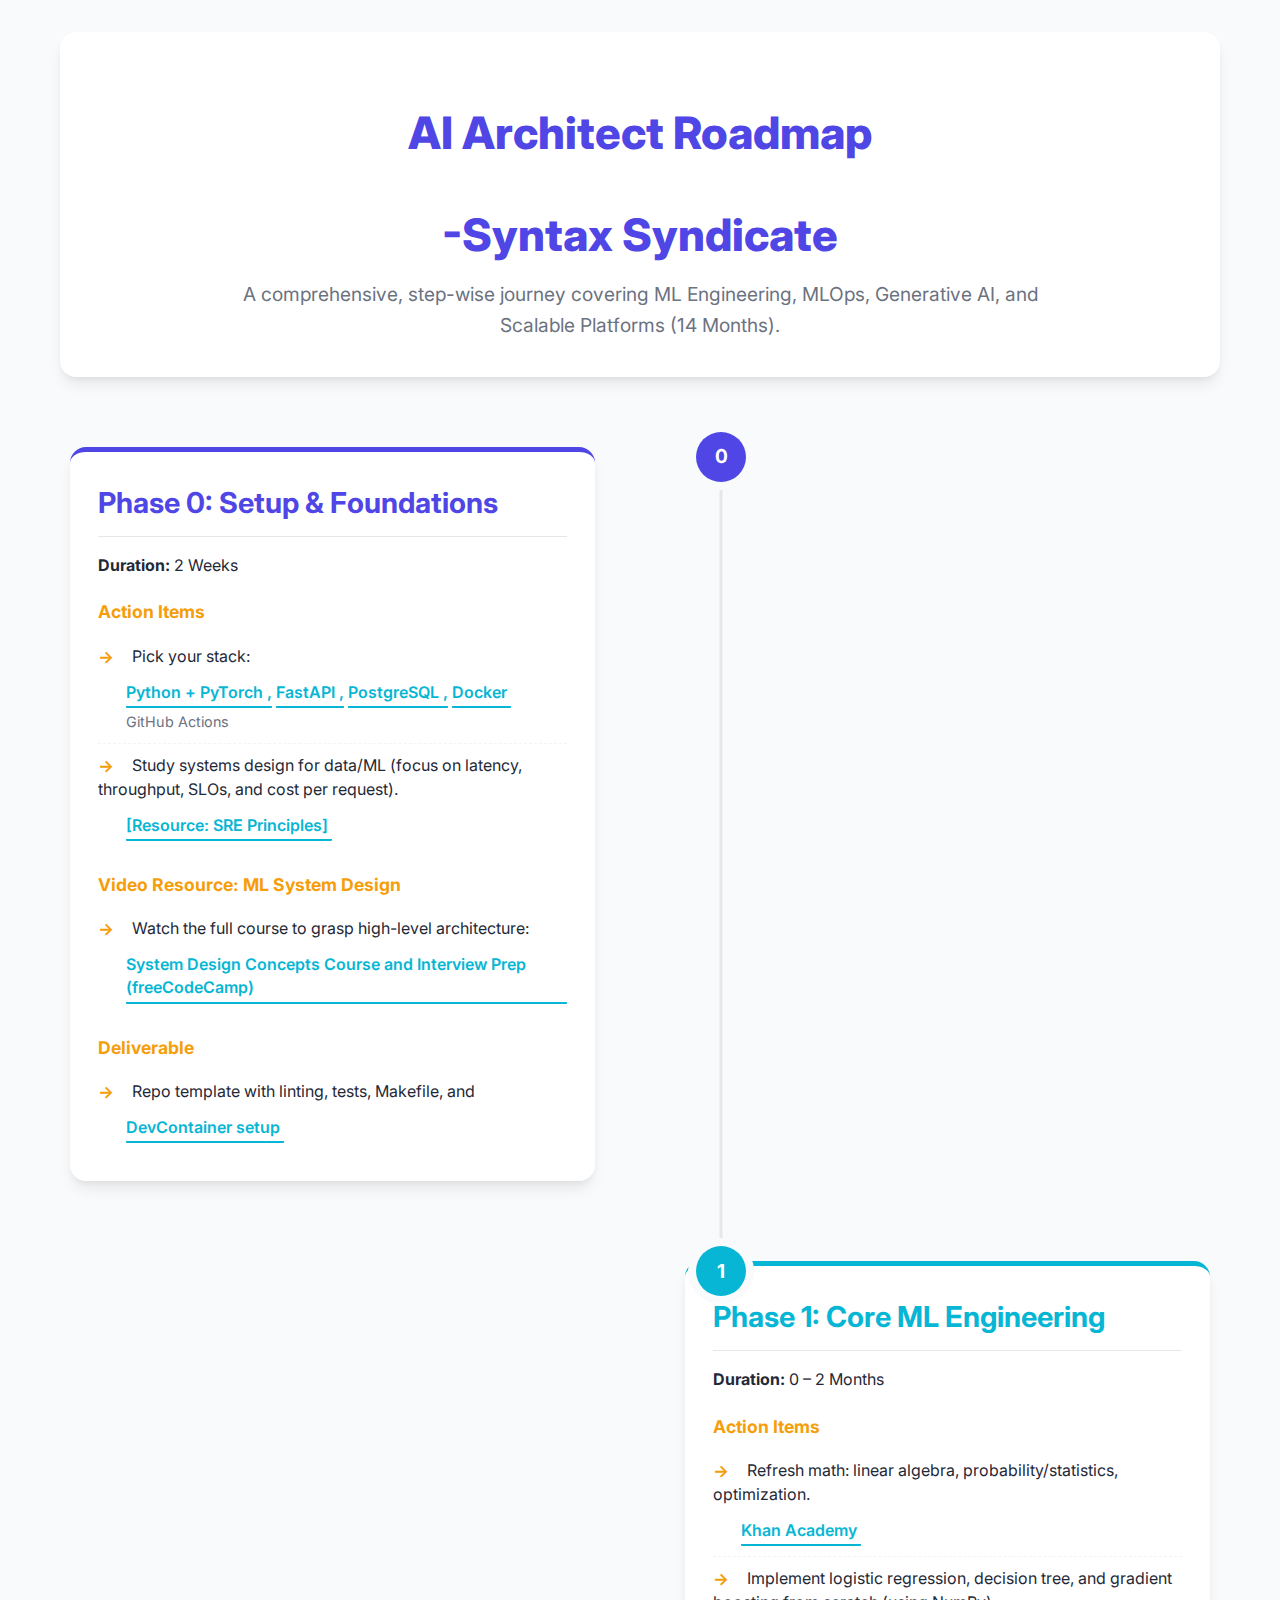
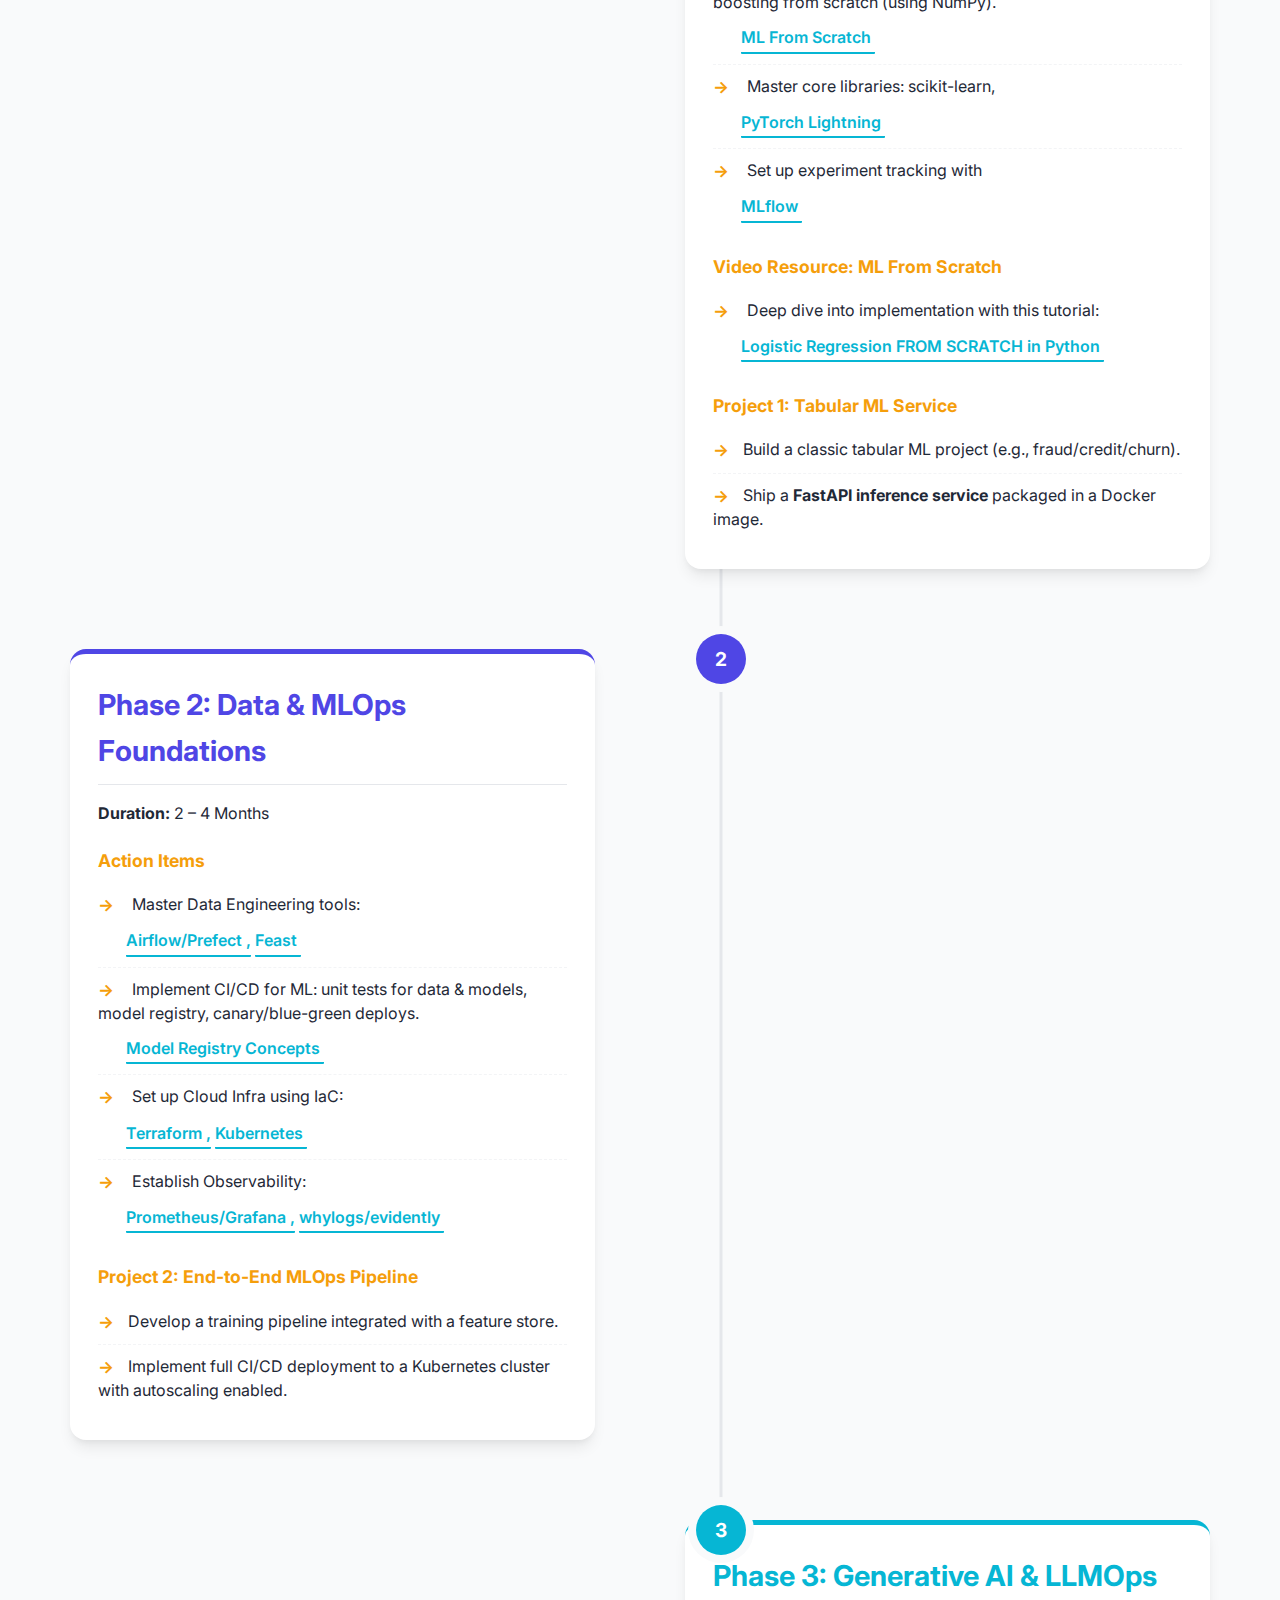
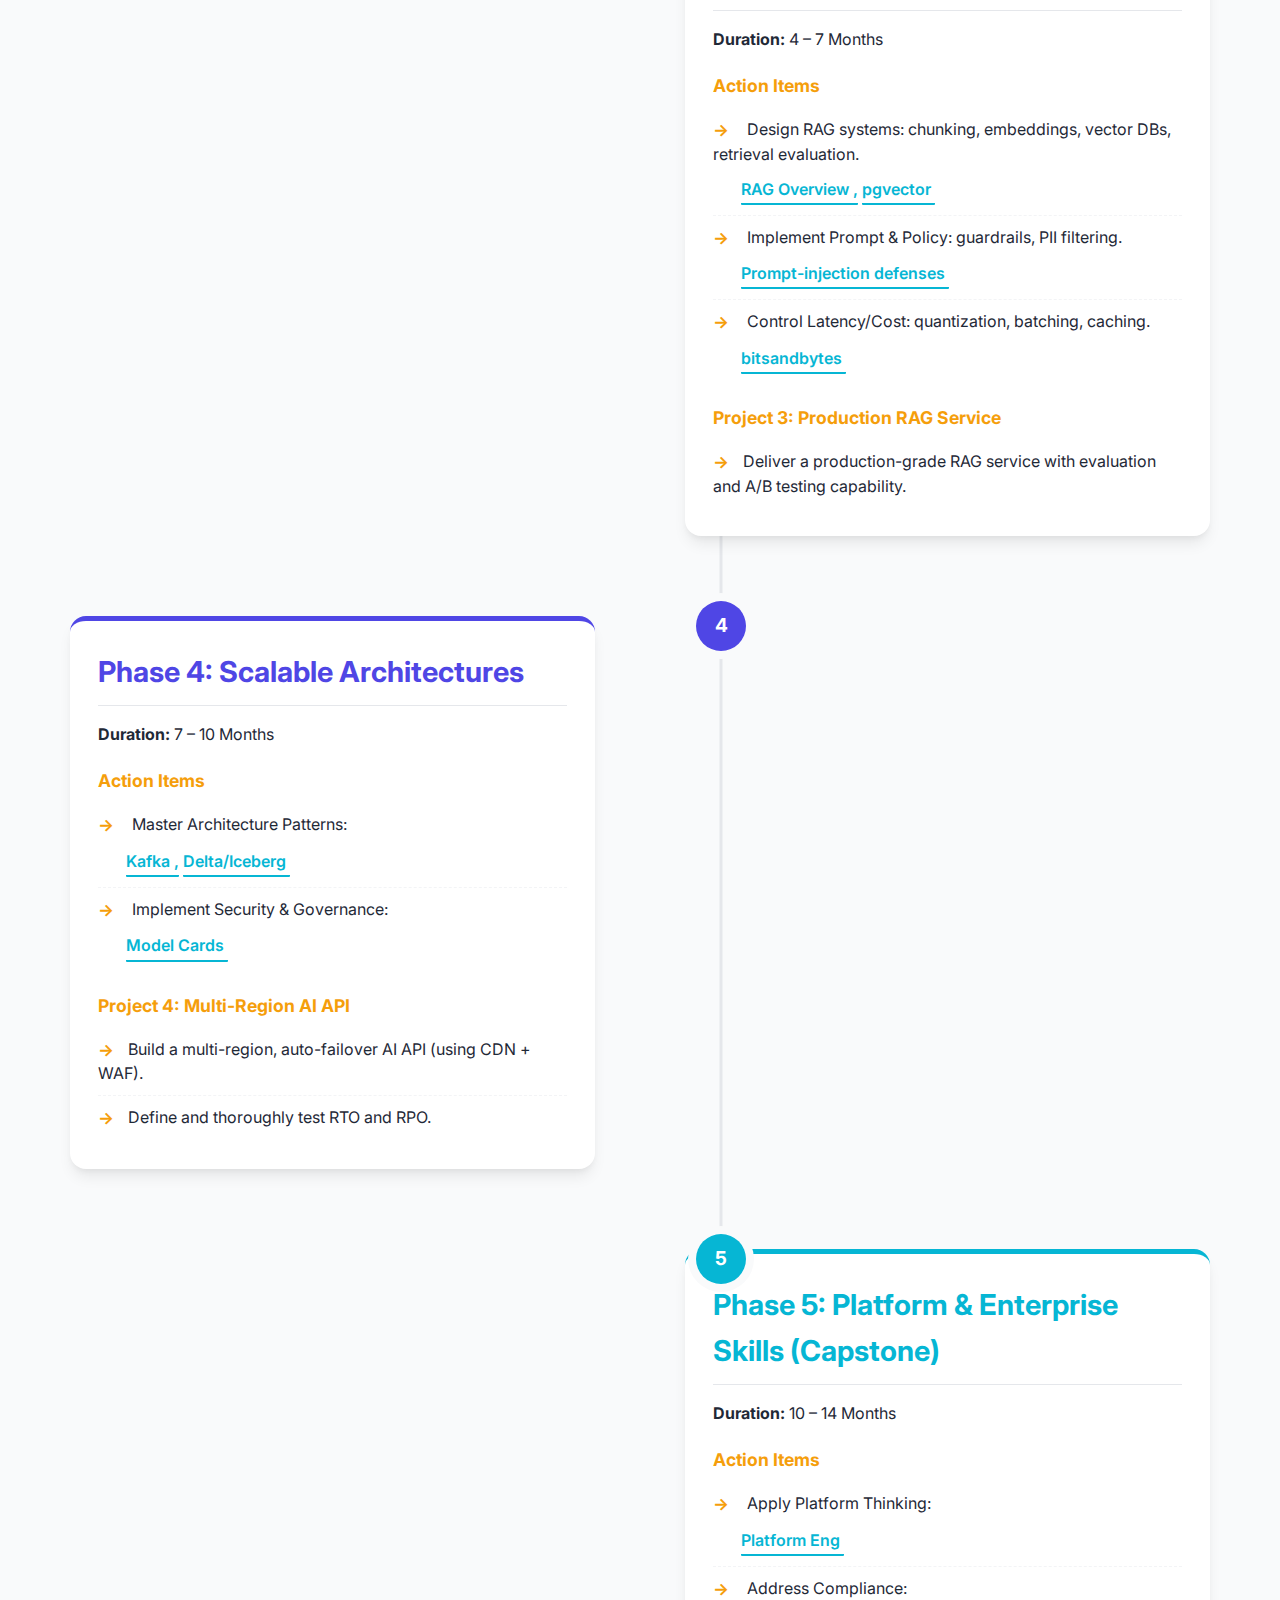
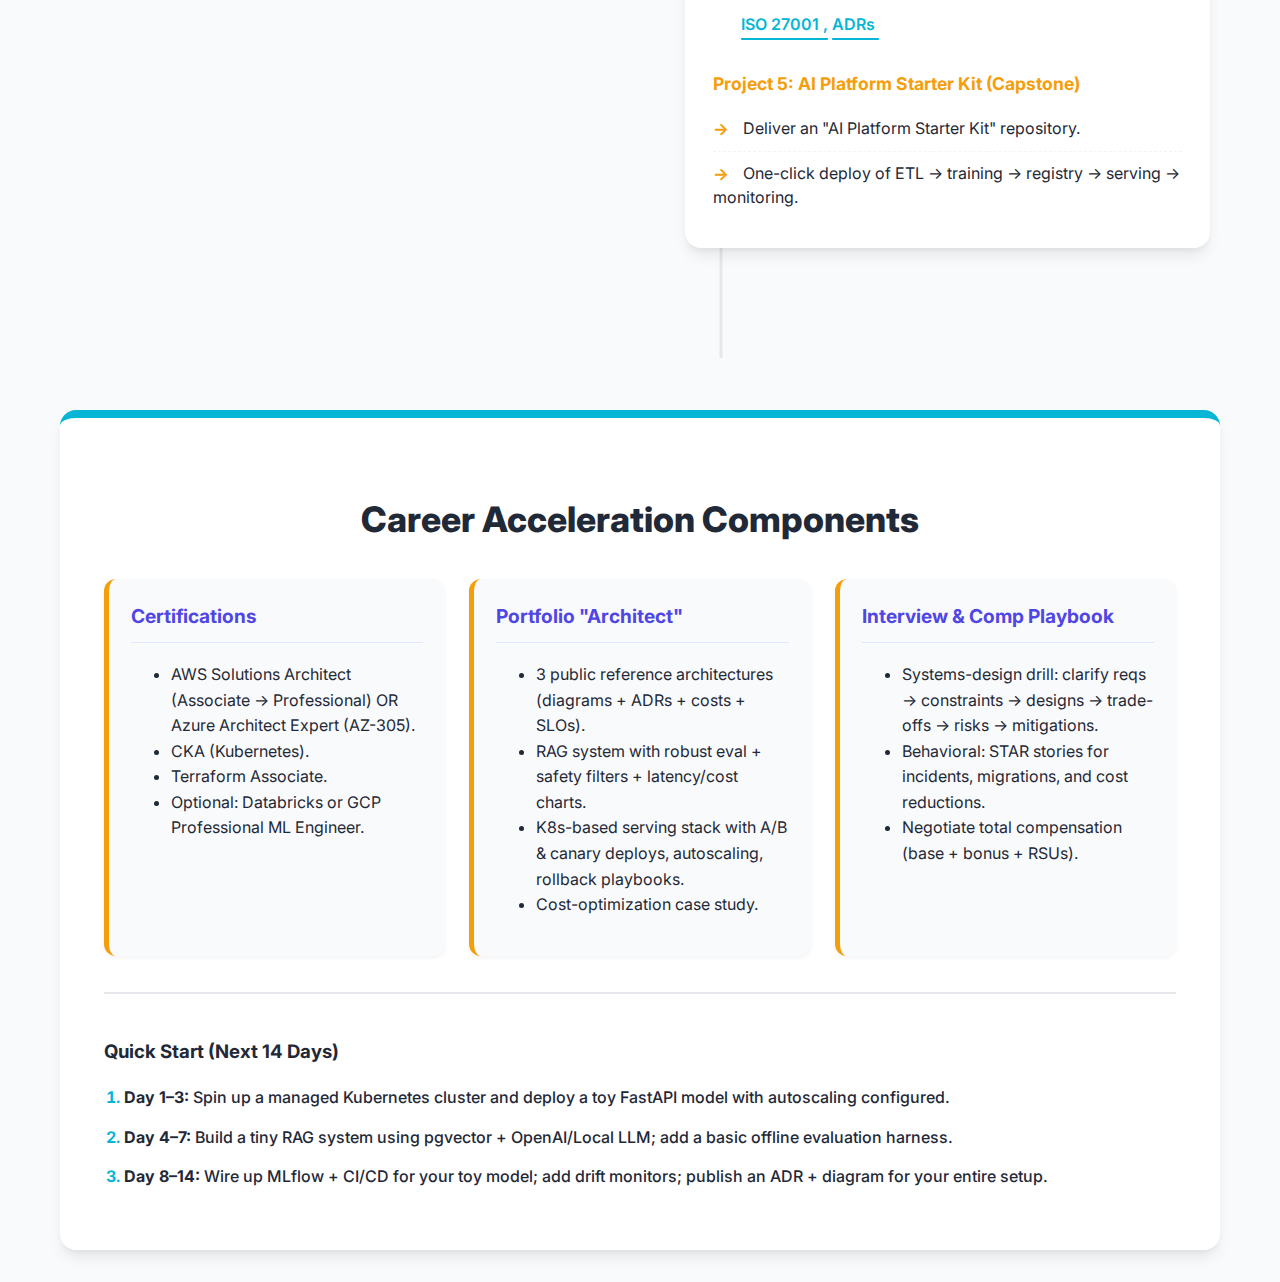
<file: Ai_Architecture.html>
<!DOCTYPE html>
<html lang="en">
<head>
<meta charset="utf-8" />
<meta name="viewport" content="width=device-width, initial-scale=1" />
<title>AI Architect Roadmap</title>

<link href="https://fonts.googleapis.com/css2?family=Inter:wght@100..900&display=swap" rel="stylesheet">

<style>
:root{
    --primary-color:#06b6d4;
    --secondary-color:#4f46e5;
    --accent-color:#f59e0b;
    --text-color-dark:#1f2937;
    --text-color-muted:#6b7280;
    --bg-light:#f9fafb;
    --bg-dark:#ffffff;
    --timeline-line:#e5e7eb;
    --shadow:0 10px 15px -3px rgba(0,0,0,0.08),0 4px 6px -2px rgba(0,0,0,0.05);
    --border-radius:16px;
}

*{box-sizing:border-box}
body{
    font-family:'Inter',sans-serif;
    margin:0;
    padding:0;
    background-color:var(--bg-light);
    color:var(--text-color-dark);
    line-height:1.6;
    overflow-x:hidden;
}

/* Layout */
.container{
    max-width:1200px;
    margin:32px auto;
    padding:0 20px;
    width:100%;
}

/* Header */
header{
    text-align:center;
    margin-bottom:40px;
    padding:36px;
    background-color:var(--bg-dark);
    border-radius:var(--border-radius);
    box-shadow:var(--shadow);
}
header h1{ color:var(--secondary-color); font-weight:800; margin-bottom:8px; font-size:clamp(1.8rem,5vw,2.8rem); }
header p{ font-size:clamp(1rem,2.5vw,1.2rem); color:var(--text-color-muted); max-width:800px; margin:0 auto; }

/* Links default */
.timeline-content a{
    color:var(--primary-color);
    text-decoration:none;
    font-weight:600;
    border-bottom:2px solid var(--primary-color);
    padding-bottom:1px;
    transition:color .18s ease-in-out,border-bottom .18s ease-in-out;
    border-radius:1px;
}
.timeline-content a:hover{ color:var(--secondary-color); border-bottom-color:var(--secondary-color); }

/* Timeline base */
.timeline{ position:relative; padding:20px 0; }
.timeline::before{
    content:''; position:absolute; left:50%; width:3px; height:100%; background:var(--timeline-line); transform:translateX(-50%);
}
.timeline-item{
    display:flex; justify-content:space-between; align-items:flex-start; gap:20px; margin-bottom:60px; position:relative;
}
.timeline-item:nth-child(even){ flex-direction:row-reverse; }
.timeline-content-wrapper{ width:47%; padding:10px; position:relative; text-align:left; }

/* Badge */
.timeline-badge{
    width:50px; height:50px; background:var(--secondary-color); border-radius:50%;
    position:absolute; top:-5px; left:50%; transform:translateX(-50%); z-index:10;
    display:flex; align-items:center; justify-content:center; color:#fff;
    font-size:clamp(1rem,2vw,1.2rem); font-weight:700; box-shadow:0 0 0 8px var(--bg-light);
}
.timeline-item:nth-child(even) .timeline-badge{ background:var(--primary-color); }

/* Card */
.timeline-content{
    background-color:var(--bg-dark); padding:28px; border-radius:var(--border-radius);
    box-shadow:var(--shadow); border-top:5px solid var(--secondary-color); transition:transform .22s ease; word-break:break-word;
}
.timeline-item:nth-child(even) .timeline-content{ border-top:5px solid var(--primary-color); }
.timeline-content:hover{ transform:translateY(-3px); }

.timeline-content h3{ margin-top:0; color:var(--secondary-color); font-size:clamp(1.3rem,3vw,1.8rem); font-weight:700; margin-bottom:10px; border-bottom:1px solid #e5e7eb; padding-bottom:10px; }
.timeline-item:nth-child(even) .timeline-content h3{ color:var(--primary-color); }
.timeline-content h4{ color:var(--accent-color); font-size:clamp(1rem,2vw,1.1rem); margin-top:20px; margin-bottom:8px; font-weight:700; }
.timeline-content p strong{ color:var(--text-color-dark); }

/* =========================
   Lists + link-list handling
   ========================= */

/* Basic list reset */
.timeline-content ul{ list-style:none; padding:0; margin:0; }

/* Each li stacks content (sentence) then link-list */
.timeline-content ul li{
    display:block;
    padding:10px 0;
    border-bottom:1px dashed #f3f4f6;
    font-size:clamp(0.95rem,1.5vw,1rem);
    line-height:1.45;
    word-break:break-word;
}
.timeline-content ul li:last-child{ border-bottom:none; }

/* Arrow marker */
.timeline-content ul li::before{
    content:'→';
    color:var(--accent-color);
    font-weight:700;
    margin-right:10px;
    font-size:1.05rem;
    display:inline-block;
    width:20px;
    vertical-align:top;
}

/* The main inline sentence stays inline; we'll push links into .link-list below */
.timeline-content ul li .li-text{
    display:inline;       /* keeps the sentence inline with the arrow */
}

/* .link-list: the block under the bullet that holds one or more links */
.link-list{
    margin-top:8px;
    margin-left:28px;     /* indent under the arrow */
    display:block;
}

/* each link inside link-list is a block so they stack
   we add a visual comma after each link except the last one */
.link-list a{
    display:inline-block;
    margin:4px 0 0 0;
    padding-bottom:2px;
    font-size:inherit;
    text-decoration:none;
    color:var(--primary-color);
    border-bottom:2px solid var(--primary-color);
}
.link-list a:hover{ color:var(--secondary-color); border-bottom-color:var(--secondary-color); }

/* add comma after each link except the last link in the .link-list */
.link-list a::after{
    content:","; 
    margin-left:4px;
}
.link-list a:last-of-type::after{
    content:"";
}

/* If you want links stacked vertically, make them display:block (uncomment)
   .link-list a{ display:block; } */

/* support small helper text under links */
.link-list .link-meta{
    display:block;
    color:var(--text-color-muted);
    font-size:0.9em;
    margin-top:4px;
}

/* =========================
   Appendix & grid
   ========================= */
.appendix{ margin-top:72px; padding:44px; background-color:var(--bg-dark); border-radius:var(--border-radius); box-shadow:var(--shadow); border-top:8px solid var(--primary-color); }
.appendix h2{ text-align:center; color:var(--text-color-dark); margin-bottom:32px; font-size:clamp(1.6rem,4vw,2.2rem); font-weight:800; }
.grid-3{ display:grid; grid-template-columns:repeat(auto-fit,minmax(280px,1fr)); gap:24px; }
.grid-item{ background:var(--bg-light); padding:22px; border-radius:12px; border-left:5px solid var(--accent-color); box-shadow:0 2px 4px rgba(0,0,0,0.05); }
.grid-item h3{ color:var(--secondary-color); margin-top:0; border-bottom:1px solid #e0e7ff; padding-bottom:10px; font-weight:700; font-size:clamp(1.05rem,2.5vw,1.2rem); }

/* quick-start */
.quick-start{ margin-top:36px; padding-top:24px; border-top:2px solid var(--timeline-line); }
.quick-start ol{ padding-left:20px }
.quick-start ol li{ margin-bottom:14px; font-weight:500; font-size:clamp(0.95rem,1.8vw,1rem); }
.quick-start ol li::marker{ color:var(--primary-color); font-weight:bold; }

/* Responsive: make centerline balanced on wide screens */
@media (min-width:1400px){
    .container{ max-width:1360px; padding:0 28px; }
    .timeline-content-wrapper{ width:46%; }
    .timeline::before{ left:56%; transform:translateX(-50%); }
    .timeline-badge{ left:56%; transform:translateX(-50%); }
    .timeline-content{ padding:30px; }
}
@media (min-width:1025px) and (max-width:1399px){
    .timeline-content-wrapper{ width:47%; }
    .timeline::before{ left:57%; transform:translateX(-50%); }
    .timeline-badge{ left:57%; transform:translateX(-50%); }
}
@media (max-width:1024px){
    .container{ max-width:920px; padding:0 20px; }
    .timeline-item{ gap:14px; }
    .timeline-content-wrapper{ width:100%; }
    .timeline::before{ left:50%; transform:translateX(-50%); }
    .timeline-badge{ left:50%; transform:translateX(-50%); }
}
@media (max-width:768px){
    .timeline{ padding-left:28px; }
    .timeline-item{ flex-direction:column!important; margin-bottom:36px; }
    .timeline::before{ left:24px; height:100%; transform:none; }
    .timeline-badge{ left:24px; transform:none; top:8px; }
    .timeline-content-wrapper{ width:100%; padding-left:54px; }
    .timeline-content{ padding:22px 18px; border-radius:12px; }
    .link-list{ margin-left:34px; }
}
@media (max-width:480px){
    .container{ padding:0 14px; margin:20px auto; }
    .timeline::before{ left:20px; }
    .timeline-badge{ left:20px; top:6px; transform:none; width:40px; height:40px; }
    .timeline-content-wrapper{ padding-left:50px; }
    .timeline-content{ padding:18px 14px; border-radius:12px; }
    .link-list{ margin-left:30px; }
}
@media (max-width:320px){
    .container{ padding:0 10px; }
    .timeline-content{ padding:14px 12px; }
    .timeline-badge{ width:36px; height:36px; font-size:0.85rem; }
    .link-list{ margin-left:26px; font-size:0.92em; }
}
@media (max-height:500px) and (orientation:landscape){
    header{ padding:20px; margin-bottom:24px; }
    .timeline-item{ margin-bottom:36px; }
    .appendix{ margin-top:40px; padding:28px; }
}
@media print{
    body{ background-color:white; }
    .timeline-content:hover{ transform:none; }
    .timeline-content{ box-shadow:none; border:1px solid #e5e7eb; page-break-inside:avoid; }
    .timeline-item{ page-break-inside:avoid; }
}
</style>
</head>
<body>
<div class="container">
    <header>
        <h1>AI Architect Roadmap</h1>
	<h1>-Syntax Syndicate</h1>
        <p>A comprehensive, step-wise journey covering ML Engineering, MLOps, Generative AI, and Scalable Platforms (14 Months).</p>
    </header>

    <section class="timeline">
        <!-- Phase 0 -->
        <div class="timeline-item">
            <div class="timeline-badge">0</div>
            <div class="timeline-content-wrapper">
                <div class="timeline-content">
                    <h3>Phase 0: Setup & Foundations</h3>
                    <p><strong>Duration:</strong> 2 Weeks</p>
                    <h4>Action Items</h4>
                    <ul>
                        <li>
                            <span class="li-text">Pick your stack:</span>
                            <div class="link-list">
                                <a href="https://pytorch.org/docs" target="_blank">Python + PyTorch</a>
                                <a href="https://fastapi.tiangolo.com/" target="_blank">FastAPI</a>
                                <a href="https://www.postgresql.org/" target="_blank">PostgreSQL</a>
                                <a href="https://docs.docker.com/" target="_blank">Docker</a>
                                <span class="link-meta">GitHub Actions</span>
                            </div>
                        </li>

                        <li>
                            <span class="li-text">Study systems design for data/ML (focus on latency, throughput, SLOs, and cost per request).</span>
                            <div class="link-list">
                                <a href="https://sre.google/sre-book/" target="_blank">[Resource: SRE Principles]</a>
                            </div>
                        </li>
                    </ul>

                    <h4>Video Resource: ML System Design</h4>
                    <ul>
                        <li>
                            <span class="li-text">Watch the full course to grasp high-level architecture:</span>
                            <div class="link-list">
                                <a href="https://www.youtube.com/watch?v=F2FmTdLtb_4" target="_blank">System Design Concepts Course and Interview Prep (freeCodeCamp)</a>
                            </div>
                        </li>
                    </ul>

                    <h4>Deliverable</h4>
                    <ul>
                        <li>
                            <span class="li-text">Repo template with linting, tests, Makefile, and</span>
                            <div class="link-list">
                                <a href="https://code.visualstudio.com/docs/devcontainers/containers" target="_blank">DevContainer setup</a>
                            </div>
                        </li>
                    </ul>
                </div>
            </div>
        </div>

        <!-- Phase 1 -->
        <div class="timeline-item">
            <div class="timeline-badge">1</div>
            <div class="timeline-content-wrapper">
                <div class="timeline-content">
                    <h3>Phase 1: Core ML Engineering</h3>
                    <p><strong>Duration:</strong> 0 – 2 Months</p>
                    <h4>Action Items</h4>
                    <ul>
                        <li>
                            <span class="li-text">Refresh math: linear algebra, probability/statistics, optimization.</span>
                            <div class="link-list">
                                <a href="https://www.khanacademy.org/math" target="_blank">Khan Academy</a>
                            </div>
                        </li>

                        <li>
                            <span class="li-text">Implement logistic regression, decision tree, and gradient boosting from scratch (using NumPy).</span>
                            <div class="link-list">
                                <a href="https://www.dataindependent.com/machine-learning/implement-ml-algorithms-from-scratch-with-numpy/" target="_blank">ML From Scratch</a>
                            </div>
                        </li>

                        <li>
                            <span class="li-text">Master core libraries: scikit-learn,</span>
                            <div class="link-list">
                                <a href="https://www.pytorchlightning.ai/documentation/index.html" target="_blank">PyTorch Lightning</a>
                            </div>
                        </li>

                        <li>
                            <span class="li-text">Set up experiment tracking with</span>
                            <div class="link-list">
                                <a href="https://mlflow.org/docs/latest/index.html" target="_blank">MLflow</a>
                            </div>
                        </li>
                    </ul>

                    <h4>Video Resource: ML From Scratch</h4>
                    <ul>
                        <li>
                            <span class="li-text">Deep dive into implementation with this tutorial:</span>
                            <div class="link-list">
                                <a href="https://www.youtube.com/watch?v=3giTXZbyf1Q" target="_blank">Logistic Regression FROM SCRATCH in Python</a>
                            </div>
                        </li>
                    </ul>

                    <h4>Project 1: Tabular ML Service</h4>
                    <ul>
                        <li>Build a classic tabular ML project (e.g., fraud/credit/churn).</li>
                        <li>Ship a <strong>FastAPI inference service</strong> packaged in a Docker image.</li>
                    </ul>
                </div>
            </div>
        </div>

        <!-- Phase 2 -->
        <div class="timeline-item">
            <div class="timeline-badge">2</div>
            <div class="timeline-content-wrapper">
                <div class="timeline-content">
                    <h3>Phase 2: Data & MLOps Foundations</h3>
                    <p><strong>Duration:</strong> 2 – 4 Months</p>
                    <h4>Action Items</h4>
                    <ul>
                        <li>
                            <span class="li-text">Master Data Engineering tools:</span>
                            <div class="link-list">
                                <a href="https://airflow.apache.org/docs/" target="_blank">Airflow/Prefect</a>
                                <a href="https://feast.dev/" target="_blank">Feast</a>
                            </div>
                        </li>

                        <li>
                            <span class="li-text">Implement CI/CD for ML: unit tests for data & models, model registry, canary/blue-green deploys.</span>
                            <div class="link-list">
                                <a href="https://docs.aws.amazon.com/sagemaker/latest/dg/model-registry.html" target="_blank">Model Registry Concepts</a>
                            </div>
                        </li>

                        <li>
                            <span class="li-text">Set up Cloud Infra using IaC:</span>
                            <div class="link-list">
                                <a href="https://www.terraform.io/docs" target="_blank">Terraform</a>
                                <a href="https://kubernetes.io/docs/home/" target="_blank">Kubernetes</a>
                            </div>
                        </li>

                        <li>
                            <span class="li-text">Establish Observability:</span>
                            <div class="link-list">
                                <a href="https://prometheus.io/docs/introduction/overview/" target="_blank">Prometheus/Grafana</a>
                                <a href="https://whylogs.ai/docs" target="_blank">whylogs/evidently</a>
                            </div>
                        </li>
                    </ul>

                    <h4>Project 2: End-to-End MLOps Pipeline</h4>
                    <ul>
                        <li>Develop a training pipeline integrated with a feature store.</li>
                        <li>Implement full CI/CD deployment to a Kubernetes cluster with autoscaling enabled.</li>
                    </ul>
                </div>
            </div>
        </div>

        <!-- Phase 3 -->
        <div class="timeline-item">
            <div class="timeline-badge">3</div>
            <div class="timeline-content-wrapper">
                <div class="timeline-content">
                    <h3>Phase 3: Generative AI & LLMOps</h3>
                    <p><strong>Duration:</strong> 4 – 7 Months</p>
                    <h4>Action Items</h4>
                    <ul>
                        <li>
                            <span class="li-text">Design RAG systems: chunking, embeddings, vector DBs, retrieval evaluation.</span>
                            <div class="link-list">
                                <a href="https://www.pinecone.io/learn/series/rag/what-is-rag/" target="_blank">RAG Overview</a>
                                <a href="https://github.com/pgvector/pgvector" target="_blank">pgvector</a>
                            </div>
                        </li>

                        <li>
                            <span class="li-text">Implement Prompt & Policy: guardrails, PII filtering.</span>
                            <div class="link-list">
                                <a href="https://www.owasp.org/index.php/Prompt_Injection" target="_blank">Prompt-injection defenses</a>
                            </div>
                        </li>

                        <li>
                            <span class="li-text">Control Latency/Cost: quantization, batching, caching.</span>
                            <div class="link-list">
                                <a href="https://github.com/TimDettmers/bitsandbytes" target="_blank">bitsandbytes</a>
                            </div>
                        </li>
                    </ul>

                    <h4>Project 3: Production RAG Service</h4>
                    <ul>
                        <li>Deliver a production-grade RAG service with evaluation and A/B testing capability.</li>
                    </ul>
                </div>
            </div>
        </div>

        <!-- Phase 4 -->
        <div class="timeline-item">
            <div class="timeline-badge">4</div>
            <div class="timeline-content-wrapper">
                <div class="timeline-content">
                    <h3>Phase 4: Scalable Architectures</h3>
                    <p><strong>Duration:</strong> 7 – 10 Months</p>
                    <h4>Action Items</h4>
                    <ul>
                        <li>
                            <span class="li-text">Master Architecture Patterns:</span>
                            <div class="link-list">
                                <a href="https://kafka.apache.org/documentation" target="_blank">Kafka</a>
                                <a href="https://delta.io/" target="_blank">Delta/Iceberg</a>
                            </div>
                        </li>

                        <li>
                            <span class="li-text">Implement Security & Governance:</span>
                            <div class="link-list">
                                <a href="https://modelcards.withgoogle.com/about" target="_blank">Model Cards</a>
                            </div>
                        </li>
                    </ul>

                    <h4>Project 4: Multi-Region AI API</h4>
                    <ul>
                        <li>Build a multi-region, auto-failover AI API (using CDN + WAF).</li>
                        <li>Define and thoroughly test RTO and RPO.</li>
                    </ul>
                </div>
            </div>
        </div>

        <!-- Phase 5 -->
        <div class="timeline-item">
            <div class="timeline-badge">5</div>
            <div class="timeline-content-wrapper">
                <div class="timeline-content">
                    <h3>Phase 5: Platform & Enterprise Skills (Capstone)</h3>
                    <p><strong>Duration:</strong> 10 – 14 Months</p>
                    <h4>Action Items</h4>
                    <ul>
                        <li>
                            <span class="li-text">Apply Platform Thinking:</span>
                            <div class="link-list">
                                <a href="https://platform.engineering/blog/what-is-platform-engineering" target="_blank">Platform Eng</a>
                            </div>
                        </li>

                        <li>
                            <span class="li-text">Address Compliance:</span>
                            <div class="link-list">
                                <a href="https://www.iso.org/standard/27001.html" target="_blank">ISO 27001</a>
                                <a href="https://adr.github.io/" target="_blank">ADRs</a>
                            </div>
                        </li>
                    </ul>

                    <h4>Project 5: AI Platform Starter Kit (Capstone)</h4>
                    <ul>
                        <li>Deliver an "AI Platform Starter Kit" repository.</li>
                        <li>One-click deploy of ETL → training → registry → serving → monitoring.</li>
                    </ul>
                </div>
            </div>
        </div>
    </section>

    <section class="appendix">
        <h2>Career Acceleration Components</h2>
        <div class="grid-3">
            <div class="grid-item">
                <h3>Certifications</h3>
                <ul>
                    <li>AWS Solutions Architect (Associate → Professional) OR Azure Architect Expert (AZ-305).</li>
                    <li>CKA (Kubernetes).</li>
                    <li>Terraform Associate.</li>
                    <li>Optional: Databricks or GCP Professional ML Engineer.</li>
                </ul>
            </div>

            <div class="grid-item">
                <h3>Portfolio "Architect"</h3>
                <ul>
                    <li>3 public reference architectures (diagrams + ADRs + costs + SLOs).</li>
                    <li>RAG system with robust eval + safety filters + latency/cost charts.</li>
                    <li>K8s-based serving stack with A/B & canary deploys, autoscaling, rollback playbooks.</li>
                    <li>Cost-optimization case study.</li>
                </ul>
            </div>

            <div class="grid-item">
                <h3>Interview & Comp Playbook</h3>
                <ul>
                    <li>Systems-design drill: clarify reqs → constraints → designs → trade-offs → risks → mitigations.</li>
                    <li>Behavioral: STAR stories for incidents, migrations, and cost reductions.</li>
                    <li>Negotiate total compensation (base + bonus + RSUs).</li>
                </ul>
            </div>
        </div>

        <div class="quick-start">
            <h3>Quick Start (Next 14 Days)</h3>
            <ol>
                <li><strong>Day 1–3:</strong> Spin up a managed Kubernetes cluster and deploy a toy FastAPI model with autoscaling configured.</li>
                <li><strong>Day 4–7:</strong> Build a tiny RAG system using pgvector + OpenAI/Local LLM; add a basic offline evaluation harness.</li>
                <li><strong>Day 8–14:</strong> Wire up MLflow + CI/CD for your toy model; add drift monitors; publish an ADR + diagram for your entire setup.</li>
            </ol>
        </div>
    </section>
</div>
</body>
</html>
</file>
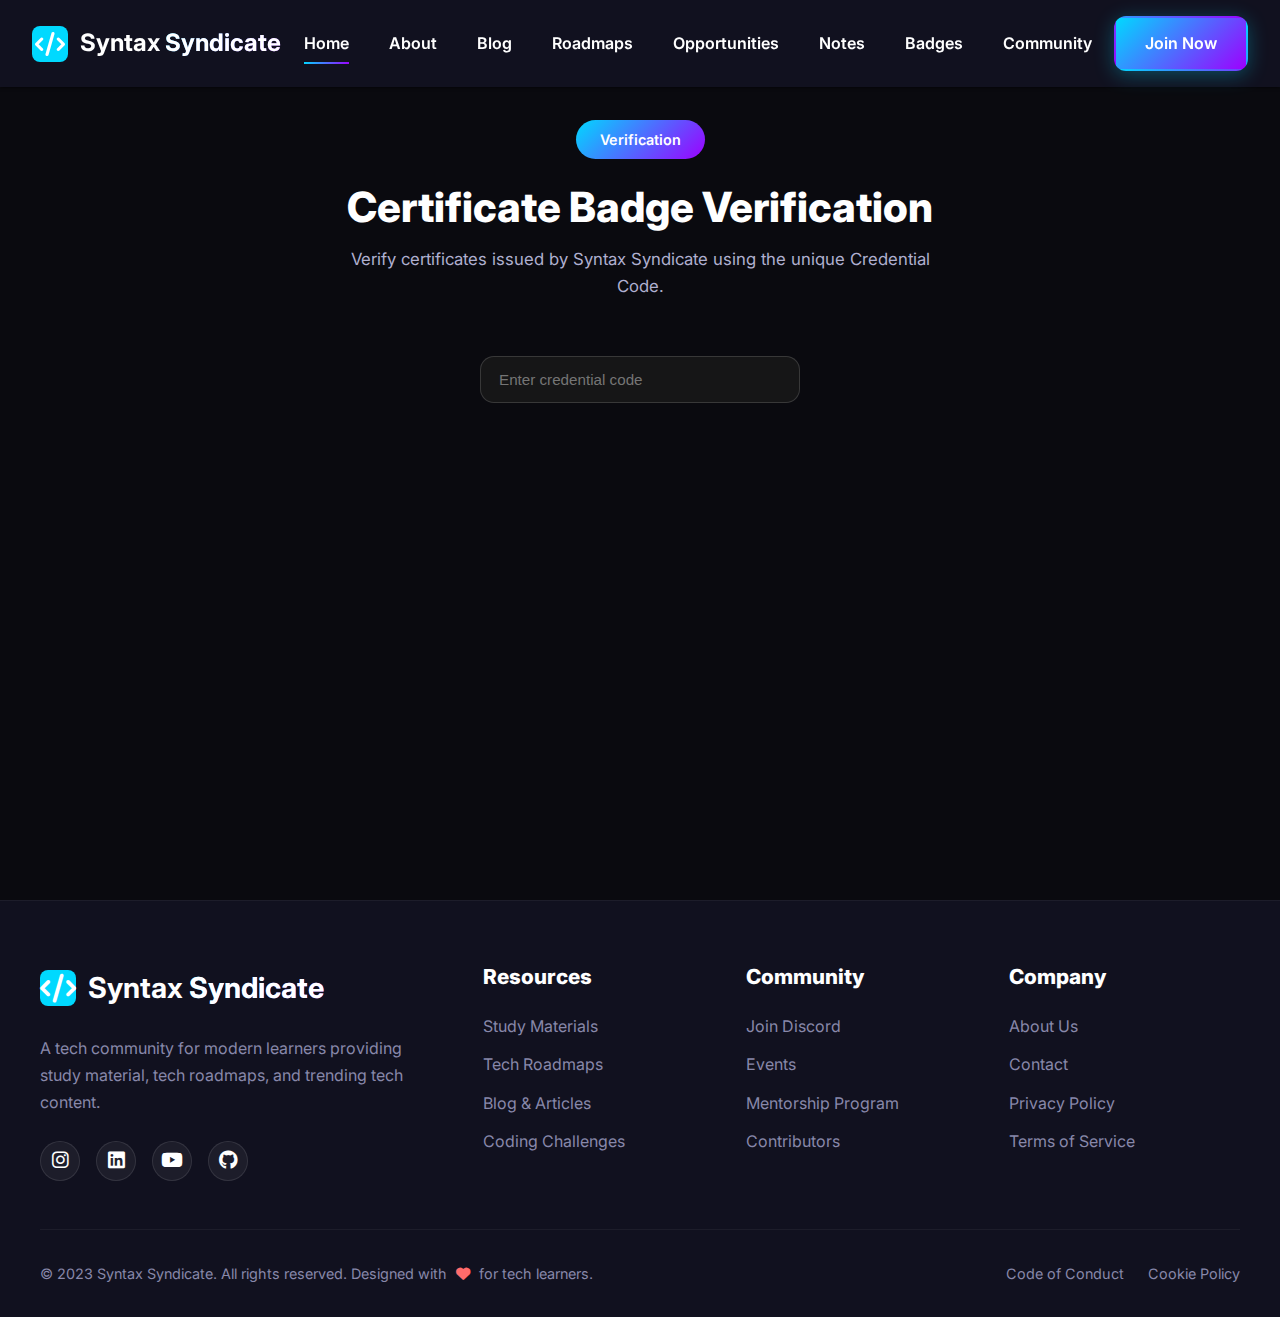
<file: certificates.html>
<!DOCTYPE html>
<html lang="en">
  <head>
    <meta charset="UTF-8" />
    <meta name="viewport" content="width=device-width, initial-scale=1.0" />
    <title>Certificate Verification | Syntax Syndicate</title>

    <link
      rel="stylesheet"
      href="https://cdnjs.cloudflare.com/ajax/libs/font-awesome/6.4.0/css/all.min.css"
    />
    <link rel="stylesheet" href="/style.css" />
    <link
      href="https://fonts.googleapis.com/css2?family=Inter:wght@300;400;500;600;700;800&display=swap"
      rel="stylesheet"
    />
<script async src="https://pagead2.googlesyndication.com/pagead/js/adsbygoogle.js?client=ca-pub-5116839186846142"
     crossorigin="anonymous"></script>
    <style>
        /* Navigation */
        .navbar {
            position: fixed;
            top: 0;
            left: 0;
            width: 100%;
            padding: 1rem 2rem;
            z-index: 1000;
            background: var(--bg-secondary);
            border-bottom: 1px solid var(--border-color);
            transition: all var(--transition-speed);
            box-shadow: 0 1px 3px rgba(0,0,0,0.5);
        }

        .nav-container {
            max-width: 1400px;
            margin: 0 auto;
            display: flex;
            align-items: center;
            justify-content: space-between;
        }

        .logo {
            display: flex;
            align-items: center;
            gap: 0.75rem;
            font-size: 1.5rem;
            font-weight: 700;
        }

        .logo-icon {
            width: 36px;
            height: 36px;
            border-radius: 8px;
            background: var(--accent-primary);
            display: flex;
            align-items: center;
            justify-content: center;
            color: white;
        }

        .logo-highlight {
            color: var(--text-primary);
        }

        
      .cert-page {
        padding: 120px 0 80px;
        background: var(--bg-primary);
        min-height: 100vh;
      }

      .cert-container {
        max-width: 1100px;
        margin: auto;
        padding: 0 1.5rem;
      }

      .cert-header {
        text-align: center;
        margin-bottom: 3.5rem;
      }

      .cert-header h2 {
        font-size: 2.6rem;
        font-weight: 800;
        margin-bottom: 0.8rem;
      }

      .cert-header p {
        color: var(--text-secondary);
        max-width: 600px;
        margin: auto;
        font-size: 1.05rem;
      }

      .cert-filter {
        display: flex;
        justify-content: center;
        margin: 3rem 0 2rem;
        gap: 12px;
        flex-wrap: wrap;
      }

      .cert-filter input {
        width: 320px;
        padding: 14px 18px;
        border-radius: 14px;
        border: 1px solid rgba(255, 255, 255, 0.15);
        background: rgba(25, 25, 25, 0.85);
        color: #fff;
        font-size: 0.95rem;
        outline: none;
      }

      .cert-grid {
        display: flex;
        justify-content: center;
        margin-top: 3rem;
      }

      .cert-card {
        display: none;
        background: rgba(25, 25, 25, 0.9);
        border-radius: 22px;
        padding: 32px 28px;
        text-align: center;
        border: 1px solid rgba(255, 255, 255, 0.14);
        backdrop-filter: blur(18px);
        max-width: 380px;
        width: 100%;
        box-shadow: 0 25px 70px rgba(0, 0, 0, 0.5);
        animation: fadeIn 0.4s ease;
      }

      .cert-card img {
        width: 120px;
        margin-bottom: 1.4rem;
      }

      .cert-card h3 {
        font-size: 1.4rem;
        font-weight: 700;
        margin-bottom: 0.4rem;
      }

      .cert-card span {
        font-size: 0.95rem;
        color: var(--text-secondary);
      }

      .cert-code {
        margin-top: 1.2rem;
        font-size: 0.9rem;
        color: #00e5ff;
        letter-spacing: 1px;
        font-weight: 600;
      }

      .share-btn {
        margin-top: 1.4rem;
        padding: 10px 18px;
        border-radius: 999px;
        border: none;
        background: linear-gradient(135deg, #00e5ff, #6c63ff);
        color: #fff;
        font-weight: 600;
        cursor: pointer;
      }

      .no-result {
        display: none;
        text-align: center;
        margin-top: 3rem;
        color: #ff6b6b;
        font-size: 1.05rem;
      }

      @keyframes fadeIn {
        from {
          opacity: 0;
          transform: translateY(10px);
        }
        to {
          opacity: 1;
          transform: translateY(0);
        }
      }

      @media (max-width: 600px) {
        .cert-header h2 {
          font-size: 2rem;
        }
        .cert-card {
          padding: 26px 22px;
        }
      }

      .verified-badge {
        position: absolute;
        top: 16px;
        right: 16px;
        background: rgba(0, 255, 180, 0.15);
        color: #00ffb3;
        padding: 6px 12px;
        border-radius: 999px;
        font-size: 0.8rem;
        font-weight: 600;
        display: flex;
        align-items: center;
        gap: 6px;
        border: 1px solid rgba(0, 255, 180, 0.4);
      }

      .cert-card {
        position: relative;
      }

      .cert-meta {
        margin-top: 0.8rem;
        font-size: 0.95rem;
        color: #ddd;
        line-height: 1.6;
      }

      .cert-meta strong {
        color: #fff;
      }

      .issuer {
        display: block;
        margin-top: 0.6rem;
        font-size: 0.9rem;
        color: var(--text-secondary);
      }
      /* Certificate action buttons */
.cert-actions {
  display: flex;
  gap: 12px;
  margin-top: 1.4rem;
  justify-content: center;
  flex-wrap: wrap;
}

/* Reuse existing share-btn style */
.cert-actions .share-btn,
.cert-actions .download-btn {
  padding: 10px 18px;
  border-radius: 999px;
  border: none;
  font-weight: 600;
  cursor: pointer;
  font-size: 0.9rem;
  display: flex;
  align-items: center;
  gap: 8px;
  transition: transform 0.2s ease, box-shadow 0.2s ease;
}

/* Same gradient family, slight variation */
.cert-actions .download-btn {
  background: linear-gradient(135deg, #00ffb3, #00e5ff);
  color: #000;
}

/* Hover effect consistent with card style */
.cert-actions .share-btn:hover,
.cert-actions .download-btn:hover {
  transform: translateY(-2px);
  box-shadow: 0 12px 30px rgba(0, 229, 255, 0.35);
}

/* Mobile stacking (optional but clean) */
@media (max-width: 480px) {
  .cert-actions {
    flex-direction: column;
  }
}

    </style>
  </head>

  <body>
    <nav class="navbar">
      <div class="nav-container">
        <div class="logo">
          <div class="logo-icon">
            <i class="fas fa-code"></i>
          </div>
          <span class="logo-text"
            >Syntax <span class="logo-highlight">Syndicate</span></span
          >
        </div>

        <div class="nav-links">
          <a href="/index.html#home" class="nav-link active">Home</a>
          <a href="/index.html#about" class="nav-link">About</a>
          <a href="/index.html#blog" class="nav-link">Blog</a>
          <a href="/index.html#roadmaps" class="nav-link">Roadmaps</a>
          <a href="/index.html#opportunities" class="nav-link">Opportunities</a>
          <a href="/index.html#notes" class="nav-link">Notes</a>
          <a href="#" class="nav-link">Badges</a>
          <a href="/index.html#join" class="nav-link">Community</a>
        </div>

        <div class="nav-actions">
          <a href="#join" class="btn btn-primary btn-join">Join Now</a>
        </div>

        <button class="mobile-menu-btn" id="mobileMenuBtn">
          <i class="fas fa-bars"></i>
        </button>
      </div>
    </nav>

    <section class="cert-page">
      <div class="cert-container">
        <div class="cert-header">
          <div class="section-badge">Verification</div>
          <h2>Certificate Badge Verification</h2>
          <p>
            Verify certificates issued by Syntax Syndicate using the unique
            Credential Code.
          </p>
        </div>

        <div class="cert-filter">
          <input
            id="certInput"
            type="text"
            placeholder="Enter credential code"
          />
        </div>

<div class="cert-grid">
  <div class="cert-card" data-code="SS-PY-2026-001">

    <!-- VERIFIED BADGE -->
    <div class="verified-badge">
      <i class="fas fa-check-circle"></i> Verified
    </div>

    <!-- BADGE IMAGE -->
    <img src="/python_badge.png" alt="Python Badge" />

    <!-- COURSE TITLE -->
    <h3>Python Bootcamp</h3>

    <!-- USER INFO -->
    <div class="cert-meta">
      <p><strong>Issued To:</strong> Adinath Jagtap</p>
      <p><strong>Completed On:</strong> 19 Jan 2026</p>
    </div>

    <!-- ISSUER -->
    <span class="issuer">Issued by Syntax Syndicate</span>

    <!-- CERT CODE -->
    <div class="cert-code">
      <span style="color:aliceblue">Credential Code: </span>SS-PY-2026-001
    </div>

    <!-- ACTION BUTTONS -->
    <div class="cert-actions">
      <button class="share-btn" onclick="shareCert('SS-PY-2026-001')">
        <i class="fas fa-link"></i> Copy Share Link
      </button>

      <button class="download-btn" onclick="downloadCert('SS-PY-2026-001')">
        <i class="fas fa-download"></i> Download Certificate
      </button>
    </div>

  </div>
</div>

        <div class="cert-grid">
          <div class="cert-card" data-code="SS-PY-2026-002">
            <!-- VERIFIED BADGE -->
            <div class="verified-badge">
              <i class="fas fa-check-circle"></i> Verified
            </div>
            <!-- BADGE IMAGE -->
            <img src="/python_badge.png" alt="Python Badge" />
            <!-- COURSE TITLE -->
            <h3>Python Bootcamp</h3>
            <!-- USER INFO -->
            <div class="cert-meta">
              <p><strong>Issued To:</strong> Aryan Naik</p>
              <p><strong>Completed On:</strong> 19 Jan 2026</p>
            </div>
            <!-- ISSUER -->
            <span class="issuer">Issued by Syntax Syndicate</span>
            <!-- CERT CODE -->
            <div class="cert-code"><span style="color:aliceblue">Credential Code: </span>SS-PY-2026-002</div>

    <!-- ACTION BUTTONS -->
    <div class="cert-actions">
      <button class="share-btn" onclick="shareCert('SS-PY-2026-002')">
        <i class="fas fa-link"></i> Copy Share Link
      </button>

      <button class="download-btn" onclick="downloadCert('SS-PY-2026-002')">
        <i class="fas fa-download"></i> Download Certificate
      </button>
    </div>
          </div>
        </div>


        <div class="cert-grid">
  <div class="cert-card" data-code="SS-PY-2026-003">

    <!-- VERIFIED BADGE -->
    <div class="verified-badge">
      <i class="fas fa-check-circle"></i> Verified
    </div>

    <!-- BADGE IMAGE -->
    <img src="/python_badge.png" alt="Python Badge" />

    <!-- COURSE TITLE -->
    <h3>Python Bootcamp</h3>

    <!-- USER INFO -->
    <div class="cert-meta">
      <p><strong>Issued To:</strong> Python Shinde </p>
      <p><strong>Completed On:</strong> 19 Jan 2026</p>
    </div>

    <!-- ISSUER -->
    <span class="issuer">Issued by Syntax Syndicate</span>

    <!-- CERT CODE -->
    <div class="cert-code">
      <span style="color:aliceblue">Credential Code: </span>SS-PY-2026-003
    </div>

    <!-- ACTION BUTTONS -->
    <div class="cert-actions">
      <button class="share-btn" onclick="shareCert('SS-PY-2026-003')">
        <i class="fas fa-link"></i> Copy Share Link
      </button>

      <button class="download-btn" onclick="downloadCert('SS-PY-2026-003')">
        <i class="fas fa-download"></i> Download Certificate
      </button>
    </div>

  </div>
</div>
        <div class="no-result" id="noResult">
          ❌ No certificate exists for this code
        </div>
      </div>
    </section>


    <!-- Footer -->
    <footer class="footer">
        <div class="footer-container">
            <div class="footer-main">
                <div class="footer-brand">
                    <div class="logo">
                        <div class="logo-icon">
                            <i class="fas fa-code"></i>
                        </div>
                        <span class="logo-text">Syntax <span class="logo-highlight">Syndicate</span></span>
                    </div>
                    <p class="footer-description">
                        A tech community for modern learners providing study material, 
                        tech roadmaps, and trending tech content.
                    </p>
                    <div class="footer-social">
                        <!-- Updated Social Links -->
                        <a href="https://www.instagram.com/syntax_syndicate_?igsh=bmF5bDVydzVscHM=" target="_blank">
                            <i class="fab fa-instagram"></i>
                        </a>
                        <a href="https://www.linkedin.com/company/syntax-syndicate/" target="_blank">
                            <i class="fab fa-linkedin"></i>
                        </a>
                        <a href="https://www.youtube.com/@SyntaxSyndicateOfficial" target="_blank">
                            <i class="fab fa-youtube"></i>
                        </a>
                        <!-- Discord icon removed as requested -->
                        <a href="https://github.com/Syntax-Syndicate-Ltd" target="_blank">
                            <i class="fab fa-github"></i>
                        </a>
                    </div>
                </div>
                
                <div class="footer-links">
                    <div class="link-group">
                        <h3>Resources</h3>
                        <a href="/index.html#notes">Study Materials</a>
                        <a href="/index.html#roadmaps">Tech Roadmaps</a>
                        <a href="/index#blog">Blog & Articles</a>
                        <a href="/index.html#opportunities">Coding Challenges</a>
                    </div>
                    
                    <div class="link-group">
                        <h3>Community</h3>
                        <a href="#">Join Discord</a>
                        <a href="#">Events</a>
                        <a href="#">Mentorship Program</a>
                        <a href="#">Contributors</a>
                    </div>
                    
                    <div class="link-group">
                        <h3>Company</h3>
                        <a href="#">About Us</a>
                        <a href="#">Contact</a>
                        <a href="#">Privacy Policy</a>
                        <a href="#">Terms of Service</a>
                    </div>
                </div>
            </div>
            
            <div class="footer-bottom">
                <p>&copy; 2023 Syntax Syndicate. All rights reserved. Designed with <i class="fas fa-heart"></i> for tech learners.</p>
                <div class="footer-extra">
                    <a href="#">Code of Conduct</a>
                    <a href="#">Cookie Policy</a>
                </div>
            </div>
        </div>
    </footer>

    <script>
      const input = document.getElementById("certInput");
      const cards = document.querySelectorAll(".cert-card");
      const noResult = document.getElementById("noResult");

      function filterCert(code) {
        let found = false;
        cards.forEach((card) => {
          if (card.dataset.code === code) {
            card.style.display = "block";
            found = true;
          } else {
            card.style.display = "none";
          }
        });
        noResult.style.display = code && !found ? "block" : "none";
      }

      input.addEventListener("input", () => {
        filterCert(input.value.trim().toUpperCase());
      });

      function shareCert(code) {
        const url = `${window.location.origin}/certificates.html?code=${code}`;
        navigator.clipboard.writeText(url);
        alert("Sharable link copied!");
      }

      const params = new URLSearchParams(window.location.search);
      const codeFromURL = params.get("code");
      if (codeFromURL) {
        input.value = codeFromURL.toUpperCase();
        filterCert(input.value);
      }

        // DOM Elements
        const backToTopBtn = document.getElementById('backToTop');
        const mobileMenuBtn = document.getElementById('mobileMenuBtn');
        const navLinks = document.querySelector('.nav-links');
        const blogTrack = document.getElementById('blogTrack');

        // Initialize the page
        document.addEventListener('DOMContentLoaded', function() {
            // Initialize animations
            initAnimations();
            
            // Set up mobile menu
            mobileMenuBtn.addEventListener('click', toggleMobileMenu);
            
            // Set up back to top button
            window.addEventListener('scroll', handleScroll);
            backToTopBtn.addEventListener('click', scrollToTop);
            
            // Set up smooth scrolling for anchor links
            document.querySelectorAll('a[href^="#"]').forEach(anchor => {
                anchor.addEventListener('click', function(e) {
                    e.preventDefault();
                    
                    const targetId = this.getAttribute('href');
                    if (targetId === '#') return;
                    
                    const targetElement = document.querySelector(targetId);
                    if (targetElement) {
                        // Close mobile menu if open
                        if (navLinks.classList.contains('active')) {
                            navLinks.classList.remove('active');
                            mobileMenuBtn.innerHTML = '<i class="fas fa-bars"></i>';
                        }
                        
                        window.scrollTo({
                            top: targetElement.offsetTop - 80,
                            behavior: 'smooth'
                        });
                        
                        // Update active nav link
                        document.querySelectorAll('.nav-link').forEach(link => {
                            link.classList.remove('active');
                        });
                        this.classList.add('active');
                    }
                });
            });
            
            // Handle nav link active state on scroll
            window.addEventListener('scroll', updateActiveNavLink);
        });

        // Initialize animations on scroll
        function initAnimations() {
            const animatedElements = document.querySelectorAll('.fade-in');
            
            const observer = new IntersectionObserver((entries) => {
                entries.forEach(entry => {
                    if (entry.isIntersecting) {
                        entry.target.classList.add('visible');
                    }
                });
            }, {
                threshold: 0.1,
                rootMargin: '0px 0px -50px 0px'
            });
            
            animatedElements.forEach(element => {
                observer.observe(element);
            });
        }

        // Toggle mobile menu
        function toggleMobileMenu() {
            navLinks.classList.toggle('active');
            
            if (navLinks.classList.contains('active')) {
                mobileMenuBtn.innerHTML = '<i class="fas fa-times"></i>';
                mobileMenuBtn.style.color = 'var(--accent-primary)';
            } else {
                mobileMenuBtn.innerHTML = '<i class="fas fa-bars"></i>';
                mobileMenuBtn.style.color = '';
            }
        }
function downloadCert(code) {
  const fileUrl = `/certificates/${code}.pdf`;
  const a = document.createElement("a");
  a.href = fileUrl;
  a.download = `${code}-certificate.pdf`;
  document.body.appendChild(a);
  a.click();
  document.body.removeChild(a);
}
    </script>
  </body>
</html>
</file>
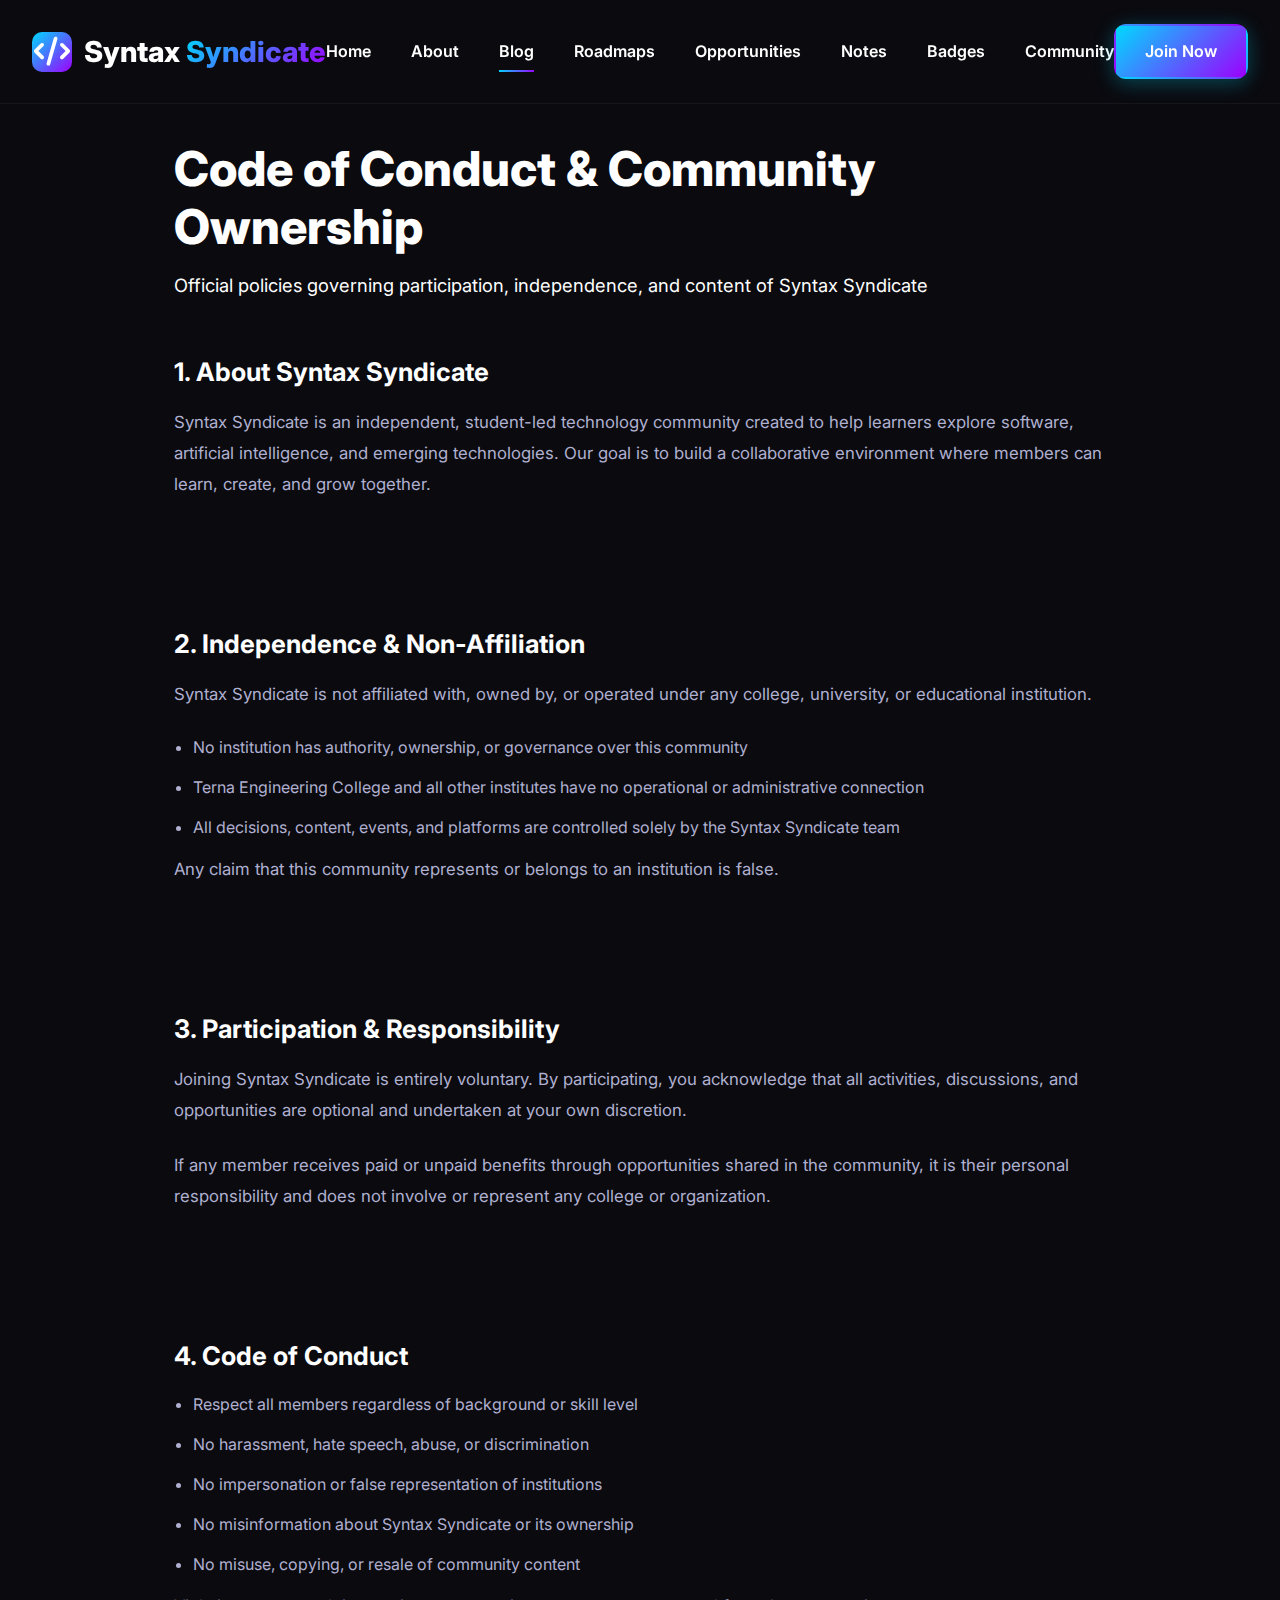
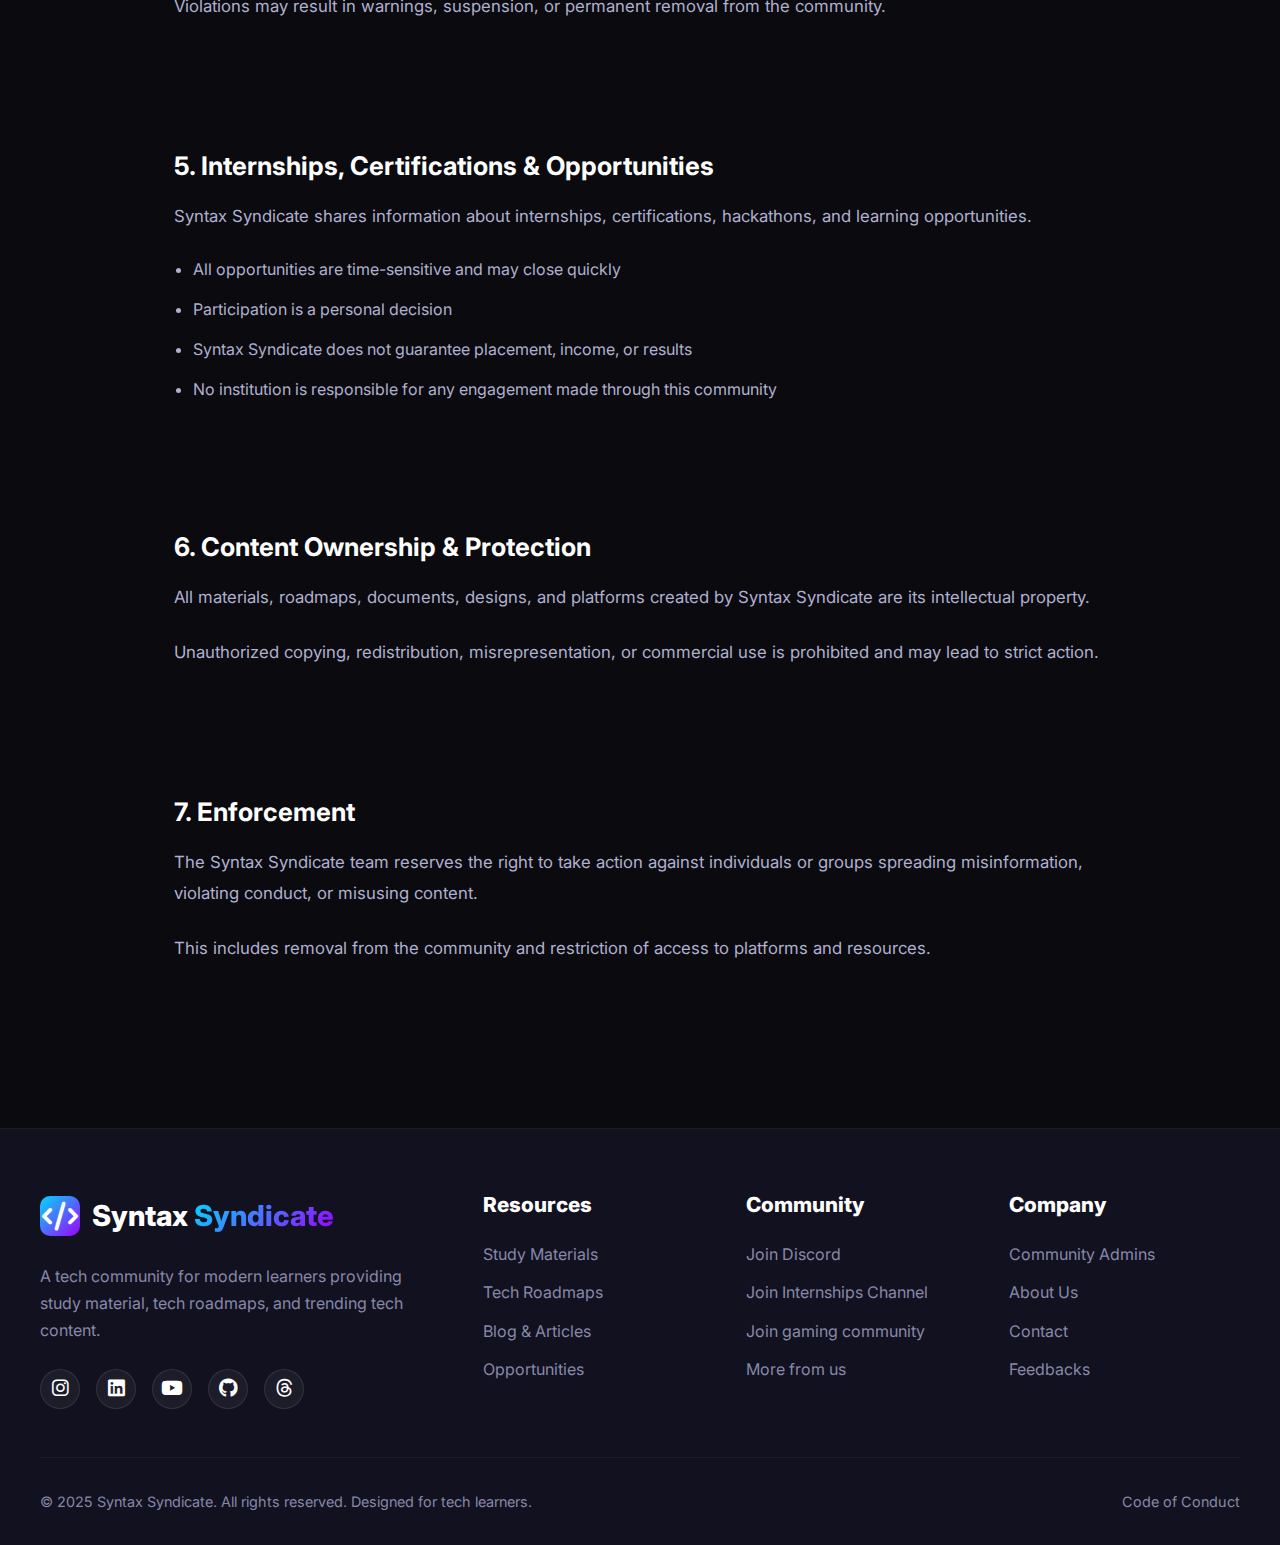
<file: code_of_conduct.html>
<!DOCTYPE html>
<html lang="en">
<head>
<meta charset="UTF-8" />
<title>Syntax Syndicate | Code of Conduct & Ownership</title>
<meta name="viewport" content="width=device-width, initial-scale=1.0" />

<link rel="stylesheet" href="/style.css" />
<link rel="stylesheet" href="https://cdnjs.cloudflare.com/ajax/libs/font-awesome/6.5.2/css/all.min.css">
<link rel="icon" href="favicon.png" />

<link rel="preconnect" href="https://fonts.googleapis.com" />
<link href="https://fonts.googleapis.com/css2?family=Inter:wght@300;400;500;600;700;800&display=swap" rel="stylesheet" />

<style>
.policy-page {
  padding: 140px 0 100px;
  background: var(--bg-primary);
}

.policy-container {
  max-width: 980px;
  margin: auto;
  padding: 0 1.5rem;
}

.policy-title {
  font-size: 3rem;
  font-weight: 800;
  color: var(--text-primary);
  margin-bottom: 1rem;
}

.policy-subtitle {
  font-size: 1.15rem;
  color: var(--text-muted);
  margin-bottom: 3.5rem;
}

.policy-section {
  margin-bottom: 4rem;
}

.policy-section h2 {
  font-size: 1.6rem;
  font-weight: 700;
  margin-bottom: 1.2rem;
  color: var(--text-primary);
}

.policy-section p {
  font-size: 1.05rem;
  line-height: 1.85;
  color: var(--text-secondary);
  margin-bottom: 1.5rem;
}

.policy-section ul {
  margin-left: 1.2rem;
}

.policy-section li {
  margin-bottom: 0.8rem;
  line-height: 1.7;
  color: var(--text-secondary);
}

.policy-divider {
  height: 1px;
  background: linear-gradient(to right, transparent, var(--border-color), transparent);
  margin: 4rem 0;
}
</style>
</head>

<body>

    <!-- NAVBAR -->
    <nav class="navbar">
      <div class="nav-container">
        <div class="logo">
          <div class="logo-icon"><i class="fas fa-code"></i></div>
          <span class="logo-text"
            >Syntax <span class="logo-highlight">Syndicate</span></span
          >
        </div>

        <div class="nav-links">
          <a href="/index.html#home" class="nav-link">Home</a>
          <a href="/index.html#about" class="nav-link">About</a>
          <a href="#blog" class="nav-link active">Blog</a>
          <a href="/index.html#roadmaps" class="nav-link">Roadmaps</a>
          <a href="/index.html#opportunities" class="nav-link">Opportunities</a>
          <a href="/index.html#notes" class="nav-link">Notes</a>
          <a href="/certificates.html" class="nav-link">Badges</a>
          <a href="/index.html#join" class="nav-link">Community</a>
        </div>

        <div class="nav-actions">
          <a href="#join" class="btn btn-primary btn-join">Join Now</a>
        </div>

        <button class="mobile-menu-btn" id="mobileMenuBtn">
          <i class="fas fa-bars"></i>
        </button>
      </div>
    </nav>
<!-- PAGE CONTENT -->
<section class="policy-page">
  <div class="policy-container">

    <h1 class="policy-title">Code of Conduct & Community Ownership</h1>
    <p class="policy-subtitle">
      Official policies governing participation, independence, and content of Syntax Syndicate
    </p>

    <div class="policy-section">
      <h2>1. About Syntax Syndicate</h2>
      <p>
        Syntax Syndicate is an independent, student-led technology community created to help learners explore software, artificial intelligence, and emerging technologies. 
        Our goal is to build a collaborative environment where members can learn, create, and grow together.
      </p>
    </div>

    <div class="policy-divider"></div>

    <div class="policy-section">
      <h2>2. Independence & Non-Affiliation</h2>
      <p>
        Syntax Syndicate is not affiliated with, owned by, or operated under any college, university, or educational institution.
      </p>
      <ul>
        <li>No institution has authority, ownership, or governance over this community</li>
        <li>Terna Engineering College and all other institutes have no operational or administrative connection</li>
        <li>All decisions, content, events, and platforms are controlled solely by the Syntax Syndicate team</li>
      </ul>
      <p>
        Any claim that this community represents or belongs to an institution is false.
      </p>
    </div>

    <div class="policy-divider"></div>

    <div class="policy-section">
      <h2>3. Participation & Responsibility</h2>
      <p>
        Joining Syntax Syndicate is entirely voluntary. By participating, you acknowledge that all activities, discussions, and opportunities are optional and undertaken at your own discretion.
      </p>
      <p>
        If any member receives paid or unpaid benefits through opportunities shared in the community, it is their personal responsibility and does not involve or represent any college or organization.
      </p>
    </div>

    <div class="policy-divider"></div>

    <div class="policy-section">
      <h2>4. Code of Conduct</h2>
      <ul>
        <li>Respect all members regardless of background or skill level</li>
        <li>No harassment, hate speech, abuse, or discrimination</li>
        <li>No impersonation or false representation of institutions</li>
        <li>No misinformation about Syntax Syndicate or its ownership</li>
        <li>No misuse, copying, or resale of community content</li>
      </ul>
      <p>
        Violations may result in warnings, suspension, or permanent removal from the community.
      </p>
    </div>

    <div class="policy-divider"></div>

    <div class="policy-section">
      <h2>5. Internships, Certifications & Opportunities</h2>
      <p>
        Syntax Syndicate shares information about internships, certifications, hackathons, and learning opportunities.
      </p>
      <ul>
        <li>All opportunities are time-sensitive and may close quickly</li>
        <li>Participation is a personal decision</li>
        <li>Syntax Syndicate does not guarantee placement, income, or results</li>
        <li>No institution is responsible for any engagement made through this community</li>
      </ul>
    </div>

    <div class="policy-divider"></div>

    <div class="policy-section">
      <h2>6. Content Ownership & Protection</h2>
      <p>
        All materials, roadmaps, documents, designs, and platforms created by Syntax Syndicate are its intellectual property.
      </p>
      <p>
        Unauthorized copying, redistribution, misrepresentation, or commercial use is prohibited and may lead to strict action.
      </p>
    </div>

    <div class="policy-divider"></div>

    <div class="policy-section">
      <h2>7. Enforcement</h2>
      <p>
        The Syntax Syndicate team reserves the right to take action against individuals or groups spreading misinformation, violating conduct, or misusing content.
      </p>
      <p>
        This includes removal from the community and restriction of access to platforms and resources.
      </p>
    </div>

  </div>
</section>

<!-- FOOTER -->
    <!-- Footer -->
    <footer class="footer">
        <div class="footer-container">
            <div class="footer-main">
                <div class="footer-brand">
                    <div class="logo">
                        <div class="logo-icon">
                            <i class="fas fa-code"></i>
                        </div>
                        <span class="logo-text">Syntax <span class="logo-highlight">Syndicate</span></span>
                    </div>
                    <p class="footer-description">
                        A tech community for modern learners providing study material, 
                        tech roadmaps, and trending tech content.
                    </p>
                    <div class="footer-social">
                        <!-- Updated Social Links -->
                        <a href="https://www.instagram.com/syntax_syndicate_?igsh=bmF5bDVydzVscHM=" target="_blank">
                            <i class="fab fa-instagram"></i>
                        </a>
                        <a href="https://www.linkedin.com/company/syntax-syndicate/" target="_blank">
                            <i class="fab fa-linkedin"></i>
                        </a>
                        <a href="https://www.youtube.com/@SyntaxSyndicateOfficial" target="_blank">
                            <i class="fab fa-youtube"></i>
                        </a>
                        <!-- Discord icon removed as requested -->
                        <a href="https://github.com/Syntax-Syndicate-Ltd" target="_blank">
                            <i class="fab fa-github"></i>
                        </a>
                        <a href="https://www.threads.net/@syntax_syndicate_" target="_blank">
                            <i class="fab fa-threads"></i>
                        </a>
                    </div>
                </div>
                
                <div class="footer-links">
                    <div class="link-group">
                        <h3>Resources</h3>
                        <a href="#notes">Study Materials</a>
                        <a href="#roadmaps">Tech Roadmaps</a>
                        <a href="/blogs.html">Blog & Articles</a>
                        <a href="/reels.html">Opportunities</a>
                    </div>
                    
                    <div class="link-group">
                        <h3>Community</h3>
                        <a href="https://discord.gg/bhRS3vfz" target="_blank">Join Discord</a>
                        <a href="https://whatsapp.com/channel/0029Vb6vHvW8V0tgHZa4Ar2u" target="_blank">Join Internships Channel</a>
                        <a href="https://chat.whatsapp.com/HVOr8nmlq8aELHmKYzF39x" target="_blank">Join gaming community</a>
                        <a href="/coming_soon.html">More from us</a>
                    </div>
                    
                    <div class="link-group">
                        <h3>Company</h3>
                        <a href="/admins.html">Community Admins</a>
                        <a href="/about.html">About Us</a>
                        <a href="/contact.html">Contact</a>
                        <a href="https://feedbacks.syntaxsyndicate.co.in/" target="_blank">Feedbacks</a>
                        
                    </div>
                </div>
            </div>
            
            <div class="footer-bottom">
                <p>&copy; 2025 Syntax Syndicate. All rights reserved. Designed for tech learners.</p>
                <div class="footer-extra">
                    <a href="/code_of_conduct.html">Code of Conduct</a>
                </div>
            </div>
        </div>
    </footer>

  <script>
    // JavaScript for Syntax Syndicate Landing Page

    // DOM Elements
    const backToTopBtn = document.getElementById("backToTop");
    const mobileMenuBtn = document.getElementById("mobileMenuBtn");
    const navLinks = document.querySelector(".nav-links");
    const blogTrack = document.getElementById("blogTrack");

    // Initialize the page
    document.addEventListener("DOMContentLoaded", function () {
      // Initialize animations
      initAnimations();

      // Set up mobile menu
      mobileMenuBtn.addEventListener("click", toggleMobileMenu);

      // Set up back to top button
      window.addEventListener("scroll", handleScroll);
      backToTopBtn.addEventListener("click", scrollToTop);

      // Set up smooth scrolling for anchor links
      document.querySelectorAll('a[href^="#"]').forEach((anchor) => {
        anchor.addEventListener("click", function (e) {
          e.preventDefault();

          const targetId = this.getAttribute("href");
          if (targetId === "#") return;

          const targetElement = document.querySelector(targetId);
          if (targetElement) {
            // Close mobile menu if open
            if (navLinks.classList.contains("active")) {
              navLinks.classList.remove("active");
              mobileMenuBtn.innerHTML = '<i class="fas fa-bars"></i>';
            }

            window.scrollTo({
              top: targetElement.offsetTop - 80,
              behavior: "smooth",
            });

            // Update active nav link
            document.querySelectorAll(".nav-link").forEach((link) => {
              link.classList.remove("active");
            });
            this.classList.add("active");
          }
        });
      });

      // Handle nav link active state on scroll
      window.addEventListener("scroll", updateActiveNavLink);
    });

    // Initialize animations on scroll
    function initAnimations() {
      const animatedElements = document.querySelectorAll(".fade-in");

      const observer = new IntersectionObserver(
        (entries) => {
          entries.forEach((entry) => {
            if (entry.isIntersecting) {
              entry.target.classList.add("visible");
            }
          });
        },
        {
          threshold: 0.1,
          rootMargin: "0px 0px -50px 0px",
        }
      );

      animatedElements.forEach((element) => {
        observer.observe(element);
      });
    }

    // Toggle mobile menu
    function toggleMobileMenu() {
      navLinks.classList.toggle("active");

      if (navLinks.classList.contains("active")) {
        mobileMenuBtn.innerHTML = '<i class="fas fa-times"></i>';
        mobileMenuBtn.style.color = "var(--accent-primary)";
      } else {
        mobileMenuBtn.innerHTML = '<i class="fas fa-bars"></i>';
        mobileMenuBtn.style.color = "";
      }
    }

    // Handle scroll events
    function handleScroll() {
      // Show/hide back to top button
      if (window.scrollY > 500) {
        backToTopBtn.classList.add("visible");
      } else {
        backToTopBtn.classList.remove("visible");
      }

      // Update navbar background on scroll
      const navbar = document.querySelector(".navbar");
      if (window.scrollY > 50) {
        navbar.style.boxShadow = "0 2px 10px rgba(0, 0, 0, 0.5)";
      } else {
        navbar.style.boxShadow = "none";
      }
    }

    // Update active nav link on scroll
    function updateActiveNavLink() {
      const sections = document.querySelectorAll("section");
      const navLinks = document.querySelectorAll(".nav-link");

      let currentSection = "";

      sections.forEach((section) => {
        const sectionTop = section.offsetTop - 100;
        const sectionHeight = section.clientHeight;

        if (
          window.scrollY >= sectionTop &&
          window.scrollY < sectionTop + sectionHeight
        ) {
          currentSection = section.getAttribute("id");
        }
      });

      navLinks.forEach((link) => {
        link.classList.remove("active");
        if (link.getAttribute("href") === `#${currentSection}`) {
          link.classList.add("active");
        }
      });
    }

    // Scroll to top function
    function scrollToTop() {
      window.scrollTo({
        top: 0,
        behavior: "smooth",
      });
    }
  </script>
</body>
</html>
</file>
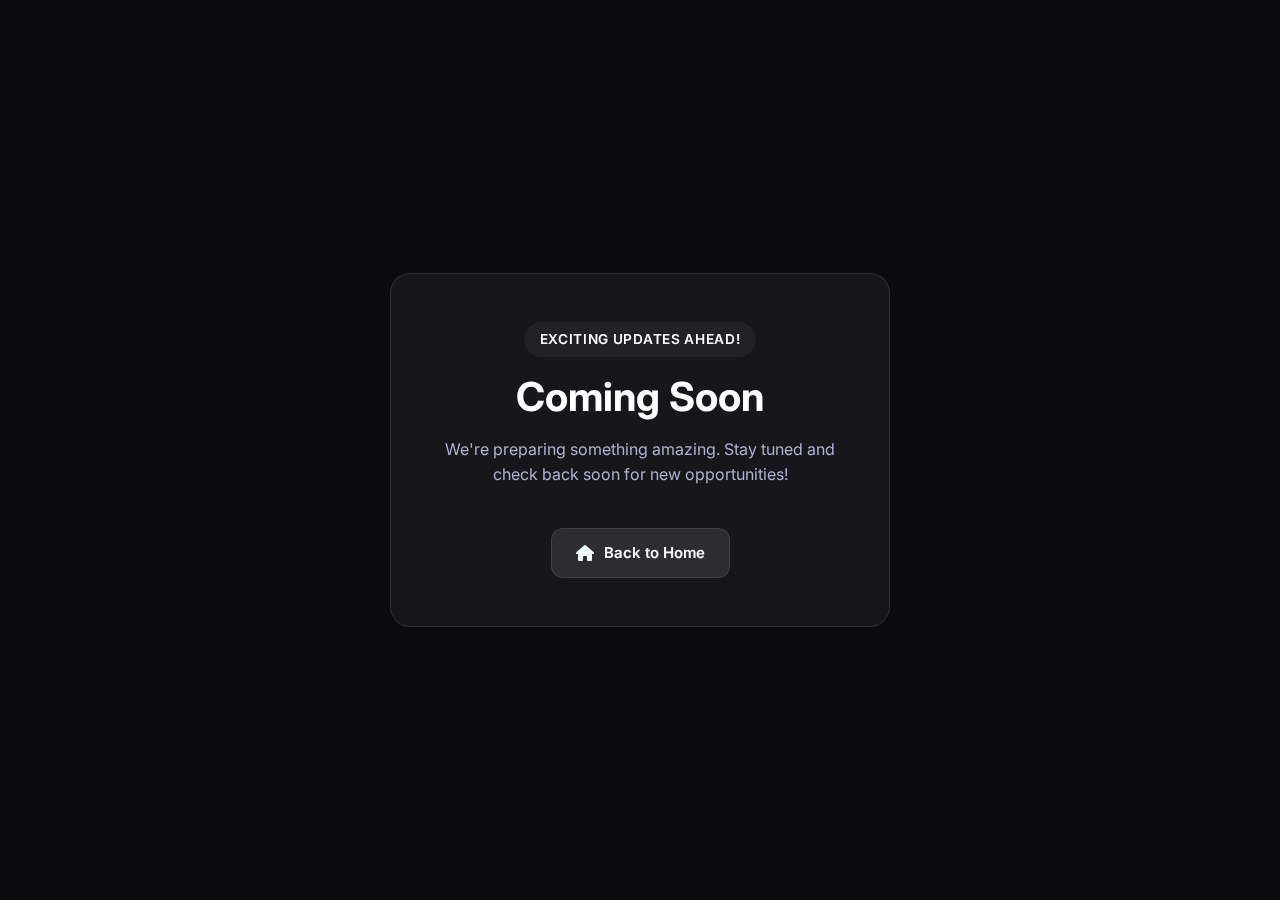
<file: coming_soon.html>
<!DOCTYPE html>
<html lang="en">
<head>
  <meta charset="UTF-8" />
  <meta name="viewport" content="width=device-width, initial-scale=1.0" />
  <title>Coming Soon | Syntax Syndicate</title>

  <link
    rel="stylesheet"
    href="https://cdnjs.cloudflare.com/ajax/libs/font-awesome/6.4.0/css/all.min.css"
  />
  <link rel="stylesheet" href="/style.css" />
  <link
    href="https://fonts.googleapis.com/css2?family=Inter:wght@300;400;500;600;700;800&display=swap"
    rel="stylesheet"
  />
<script async src="https://pagead2.googlesyndication.com/pagead/js/adsbygoogle.js?client=ca-pub-5116839186846142"
     crossorigin="anonymous"></script>
         <link rel="icon" href="favicon.png" type="image/png">
  <style>
    /* Home page style for Coming Soon */
    .opportunities-page {
      padding: 120px 1.5rem;
      background: var(--bg-primary);
      min-height: 100vh;
      display: flex;
      align-items: center;
      justify-content: center;
    }

    .coming-soon-container {
      text-align: center;
      background: var(--glass-bg);
      backdrop-filter: blur(18px);
      -webkit-backdrop-filter: blur(18px);
      border: 1px solid var(--glass-border);
      border-radius: var(--border-radius-lg);
      padding: 3rem 2rem;
      max-width: 500px;
      width: 90%;
      box-shadow: var(--elevation-3);
      animation: fade-in 0.6s ease forwards;
    }

    .coming-soon-container .section-badge {
      display: inline-block;
      padding: 0.4rem 1rem;
      border-radius: 999px;
      background: rgba(255,255,255,0.05);
      font-size: 0.85rem;
      margin-bottom: 1rem;
      color: var(--text-primary);
      font-weight: 600;
      text-transform: uppercase;
      letter-spacing: 0.05em;
    }

    .coming-soon-container h1 {
      font-size: 2.5rem;
      font-weight: 700;
      margin-bottom: 1rem;
      color: var(--text-primary);
    }

    .coming-soon-container p {
      font-size: 1rem;
      color: var(--text-secondary);
      margin-bottom: 2.5rem;
    }

    .back-home-btn {
      display: inline-flex;
      align-items: center;
      gap: 10px;
      padding: 0.75rem 1.5rem;
      background: var(--glass-bg);
      backdrop-filter: blur(14px);
      -webkit-backdrop-filter: blur(14px);
      border: 1px solid var(--glass-border);
      border-radius: var(--border-radius);
      color: var(--text-primary);
      font-weight: 600;
      text-decoration: none;
      font-size: 0.9375rem;
      box-shadow: var(--elevation-2);
      transition: all var(--transition-speed);
    }

    .back-home-btn i {
      font-size: 1rem;
      color: var(--accent-primary);
    }

    .back-home-btn:hover {
      transform: translateY(-2px);
      box-shadow: var(--elevation-3);
      background: var(--glass-bg-hover);
      border-color: var(--accent-primary);
    }

    @keyframes fade-in {
      from {opacity:0; transform: translateY(20px);}
      to {opacity:1; transform: translateY(0);}
    }

    @media (max-width: 600px) {
      .coming-soon-container h1 {
        font-size: 2rem;
      }
      .back-home-btn {
        font-size: 0.875rem;
        padding: 0.625rem 1rem;
      }
    }
  </style>
</head>

<body>
  <section class="opportunities-page">
    <div class="coming-soon-container">
      <div class="section-badge">Exciting Updates Ahead!</div>
      <h1>Coming Soon</h1>
      <p>We're preparing something amazing. Stay tuned and check back soon for new opportunities!</p>
      <a href="/index.html" class="back-home-btn">
        <i class="fas fa-home" style="color:aliceblue"></i>
        <span>Back to Home</span>
      </a>
    </div>
  </section>
</body>
</html>
</file>
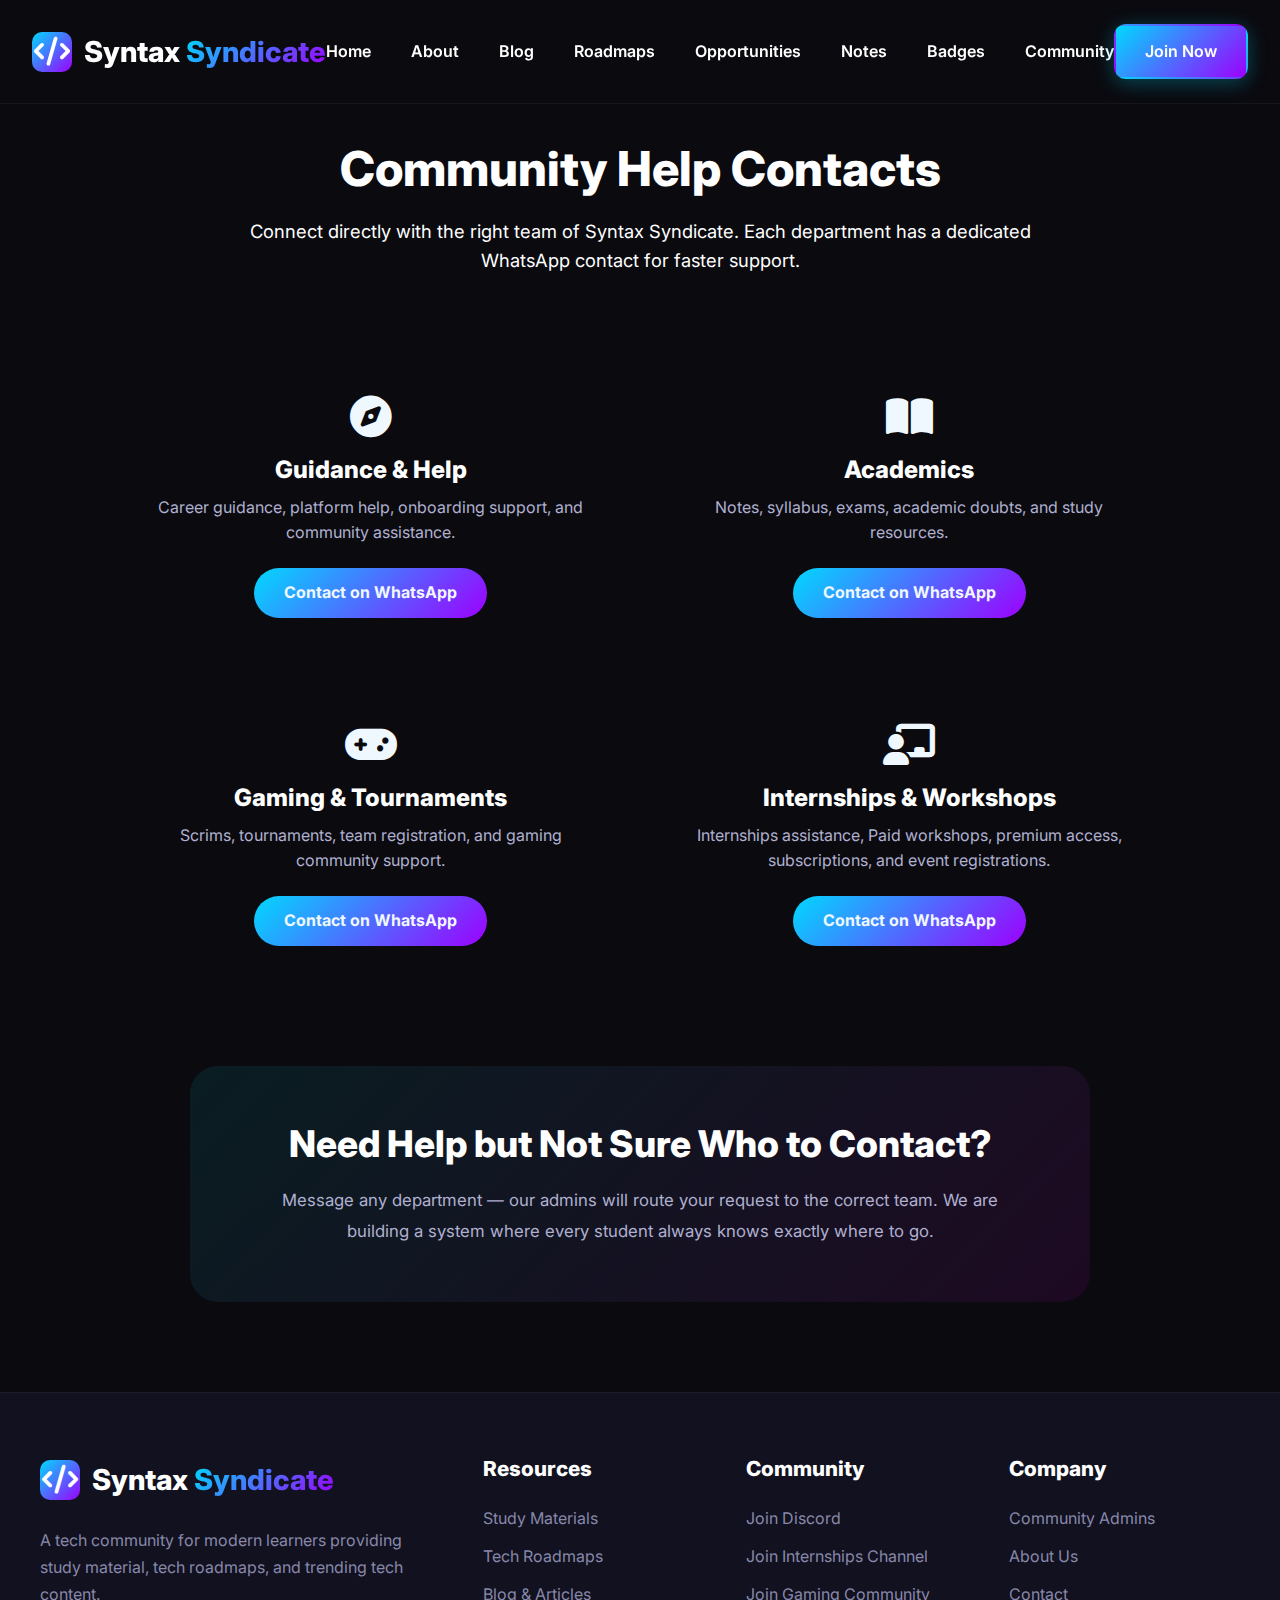
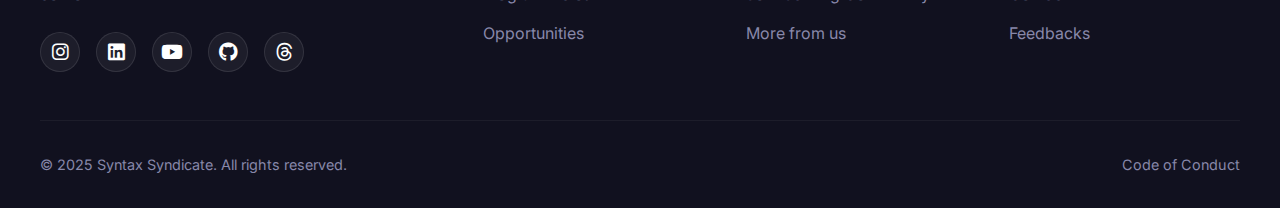
<file: contact.html>
<!DOCTYPE html>
<html lang="en">
  <head>
    <meta charset="UTF-8" />
    <title>Syntax Syndicate | Community Contacts</title>
    <meta name="viewport" content="width=device-width, initial-scale=1.0" />

    <link rel="stylesheet" href="/style.css" />
    <link
      rel="stylesheet"
      href="https://cdnjs.cloudflare.com/ajax/libs/font-awesome/6.5.2/css/all.min.css"
    />
    <link rel="icon" href="favicon.png" />
    <link
      href="https://fonts.googleapis.com/css2?family=Inter:wght@300;400;500;600;700;800&display=swap"
      rel="stylesheet"
    />

    <style>

      .contacts-page {
        padding: 140px 0 90px;
        background: var(--bg-primary);
      }
      .contacts-container {
        max-width: 1100px;
        margin: auto;
        padding: 0 1.5rem;
      }

      .contacts-hero {
        text-align: center;
        margin-bottom: 5rem;
      }
      .contacts-hero h1 {
        font-size: 3rem;
        font-weight: 800;
        color: var(--text-primary);
      }
      .contacts-hero p {
        color: var(--text-muted);
        max-width: 800px;
        margin: 1.2rem auto;
        font-size: 1.15rem;
      }
.contacts-grid {
  display: grid;
  grid-template-columns: repeat(2, 1fr); /* 2 by 2 grid */
  gap: 1.6rem;
}

/* Tablet */
@media (max-width: 900px) {
  .contacts-grid {
    grid-template-columns: repeat(2, 1fr);
  }
}

/* Mobile */
@media (max-width: 600px) {
  .contacts-grid {
    grid-template-columns: 1fr;
  }
}


      .contact-card {
        background: var(--bg-glass);
        border: 1px solid var(--border-color);
        border-radius: 20px;
        padding: 2.5rem 2rem;
        transition: 0.3s;
        text-align: center;
      }
      .contact-card:hover {
        transform: translateY(-8px);
        border-color: var(--accent-primary);
      }

      .contact-card i {
        font-size: 2.6rem;
        margin-bottom: 1.2rem;
        color: var(--accent-primary);
      }
      .contact-card h3 {
        color: var(--text-primary);
        font-size: 1.5rem;
        margin-bottom: 0.6rem;
      }
      .contact-card p {
        color: var(--text-secondary);
        font-size: 1rem;
        line-height: 1.6;
      }

      .contact-card a {
        display: inline-block;
        margin-top: 1.4rem;
        padding: 12px 30px;
        border-radius: 50px;
        background: linear-gradient(
          135deg,
          var(--accent-primary),
          var(--accent-secondary)
        );
        color: #000;
        font-weight: 700;
        text-decoration: none;
      }

      .contacts-highlight {
        margin: 5rem auto 0;
        max-width: 900px;
        padding: 3.5rem 3rem;
        border-radius: 28px;
        background: linear-gradient(
          135deg,
          rgba(0, 255, 255, 0.08),
          rgba(255, 0, 255, 0.08)
        );
        border: 1px solid var(--border-color);
        text-align: center;
      }
      .contacts-highlight h2 {
        font-size: 2.3rem;
        color: var(--text-primary);
        margin-bottom: 1.2rem;
      }
      .contacts-highlight p {
        color: var(--text-secondary);
        font-size: 1.05rem;
        max-width: 750px;
        margin: auto;
        line-height: 1.8;
      }
    </style>
  </head>

  <body>
    <!-- NAVBAR -->
    <nav class="navbar">
      <div class="nav-container">
        <div class="logo">
          <div class="logo-icon"><i class="fas fa-code"></i></div>
          <span class="logo-text"
            >Syntax <span class="logo-highlight">Syndicate</span></span
          >
        </div>

        <div class="nav-links">
          <a href="/index.html#home" class="nav-link">Home</a>
          <a href="/about.html" class="nav-link">About</a>
          <a href="/blogs.html" class="nav-link">Blog</a>
          <a href="/index.html#roadmaps" class="nav-link">Roadmaps</a>
          <a href="/index.html#opportunities" class="nav-link">Opportunities</a>
          <a href="/index.html#notes" class="nav-link">Notes</a>
          <a href="/certificates.html" class="nav-link">Badges</a>
          <a href="/index.html#join" class="nav-link">Community</a>
        </div>

        <div class="nav-actions">
          <a href="#join" class="btn btn-primary btn-join">Join Now</a>
        </div>

        <button class="mobile-menu-btn" id="mobileMenuBtn">
          <i class="fas fa-bars"></i>
        </button>
      </div>
    </nav>

    <section class="contacts-page">
      <div class="contacts-container">
        <div class="contacts-hero">
          <h1>Community Help Contacts</h1>
          <p>
            Connect directly with the right team of Syntax Syndicate. Each
            department has a dedicated WhatsApp contact for faster support.
          </p>
        </div>

        <div class="contacts-grid">
          <!-- Guidance -->
          <div class="contact-card">
            <i class="fas fa-compass" style="color: aliceblue;"></i>
            <h3>Guidance & Help</h3>
            <p>
              Career guidance, platform help, onboarding support, and community
              assistance.
            </p>
            <a href="https://wa.me/+918104578518" target="_blank" style="color: aliceblue;"
              >Contact on WhatsApp</a
            >
          </div>

          <!-- Academics -->
          <div class="contact-card">
            <i class="fas fa-book-open" style="color: aliceblue;"></i>
            <h3>Academics</h3>
            <p>Notes, syllabus, exams, academic doubts, and study resources.</p>
            <a href="https://wa.me/+918208519403" target="_blank" style="color: aliceblue;"
              >Contact on WhatsApp</a
            >
          </div>

          <!-- Gaming -->
          <div class="contact-card">
            <i class="fas fa-gamepad" style="color: aliceblue;"></i>
            <h3>Gaming & Tournaments</h3>
            <p>
              Scrims, tournaments, team registration, and gaming community
              support.
            </p>
            <a href="https://wa.me/+917738353010" target="_blank" style="color: aliceblue;"
              >Contact on WhatsApp</a
            >
          </div>

          <!-- Workshops -->
          <div class="contact-card">
            <i class="fas fa-chalkboard-teacher" style="color: aliceblue;"></i>
            <h3>Internships & Workshops</h3>
            <p>
              Internships assistance, Paid workshops, premium access, subscriptions, and event
              registrations.
            </p>
            <a href="https://wa.me/+917977270870" target="_blank" style="color: aliceblue;"
              >Contact on WhatsApp</a
            >
          </div>
        </div>

        <div class="contacts-highlight">
          <h2>Need Help but Not Sure Who to Contact?</h2>
          <p>
            Message any department — our admins will route your request to the
            correct team. We are building a system where every student always
            knows exactly where to go.
          </p>
        </div>
      </div>
    </section>

    <!-- FOOTER -->
    <footer class="footer">
      <div class="footer-container">
        <div class="footer-main">
          <div class="footer-brand">
            <div class="logo">
              <div class="logo-icon"><i class="fas fa-code"></i></div>
              <span class="logo-text"
                >Syntax <span class="logo-highlight">Syndicate</span></span
              >
            </div>
            <p class="footer-description">
              A tech community for modern learners providing study material,
              tech roadmaps, and trending tech content.
            </p>
            <div class="footer-social">
              <a
                href="https://www.instagram.com/syntax_syndicate_?igsh=bmF5bDVydzVscHM="
                target="_blank"
                ><i class="fab fa-instagram"></i
              ></a>
              <a
                href="https://www.linkedin.com/company/syntax-syndicate/"
                target="_blank"
                ><i class="fab fa-linkedin"></i
              ></a>
              <a
                href="https://www.youtube.com/@SyntaxSyndicateOfficial"
                target="_blank"
                ><i class="fab fa-youtube"></i
              ></a>
              <a href="https://github.com/Syntax-Syndicate-Ltd" target="_blank"
                ><i class="fab fa-github"></i
              ></a>
              <a
                href="https://www.threads.net/@syntax_syndicate_"
                target="_blank"
                ><i class="fab fa-threads"></i
              ></a>
            </div>
          </div>

          <div class="footer-links">
            <div class="link-group">
              <h3>Resources</h3>
              <a href="/index.html#notes">Study Materials</a>
              <a href="/index.html#roadmaps">Tech Roadmaps</a>
              <a href="/blogs.html">Blog & Articles</a>
              <a href="/reels.html">Opportunities</a>
            </div>

            <div class="link-group">
              <h3>Community</h3>
              <a href="https://discord.gg/bhRS3vfz" target="_blank"
                >Join Discord</a
              >
              <a
                href="https://whatsapp.com/channel/0029Vb6vHvW8V0tgHZa4Ar2u"
                target="_blank"
                >Join Internships Channel</a
              >
              <a
                href="https://chat.whatsapp.com/HVOr8nmlq8aELHmKYzF39x"
                target="_blank"
                >Join Gaming Community</a
              >
              <a href="/coming_soon.html">More from us</a>
            </div>

            <div class="link-group">
              <h3>Company</h3>
              <a href="/admins.html">Community Admins</a>
              <a href="/about.html">About Us</a>
              <a href="/contacts.html">Contact</a>
              <a href="https://feedbacks.syntaxsyndicate.co.in/" target="_blank"
                >Feedbacks</a
              >
            </div>
          </div>
        </div>

        <div class="footer-bottom">
          <p>© 2025 Syntax Syndicate. All rights reserved.</p>
          <div class="footer-extra">
            <a href="/code_of_conduct.html">Code of Conduct</a>
          </div>
        </div>
      </div>
    </footer>

    <script>
      const mobileMenuBtn = document.getElementById("mobileMenuBtn");
      const navLinks = document.querySelector(".nav-links");
      mobileMenuBtn.onclick = () => {
        navLinks.classList.toggle("active");
        mobileMenuBtn.innerHTML = navLinks.classList.contains("active")
          ? '<i class="fas fa-times"></i>'
          : '<i class="fas fa-bars"></i>';
      };
    </script>
  </body>
</html>
</file>
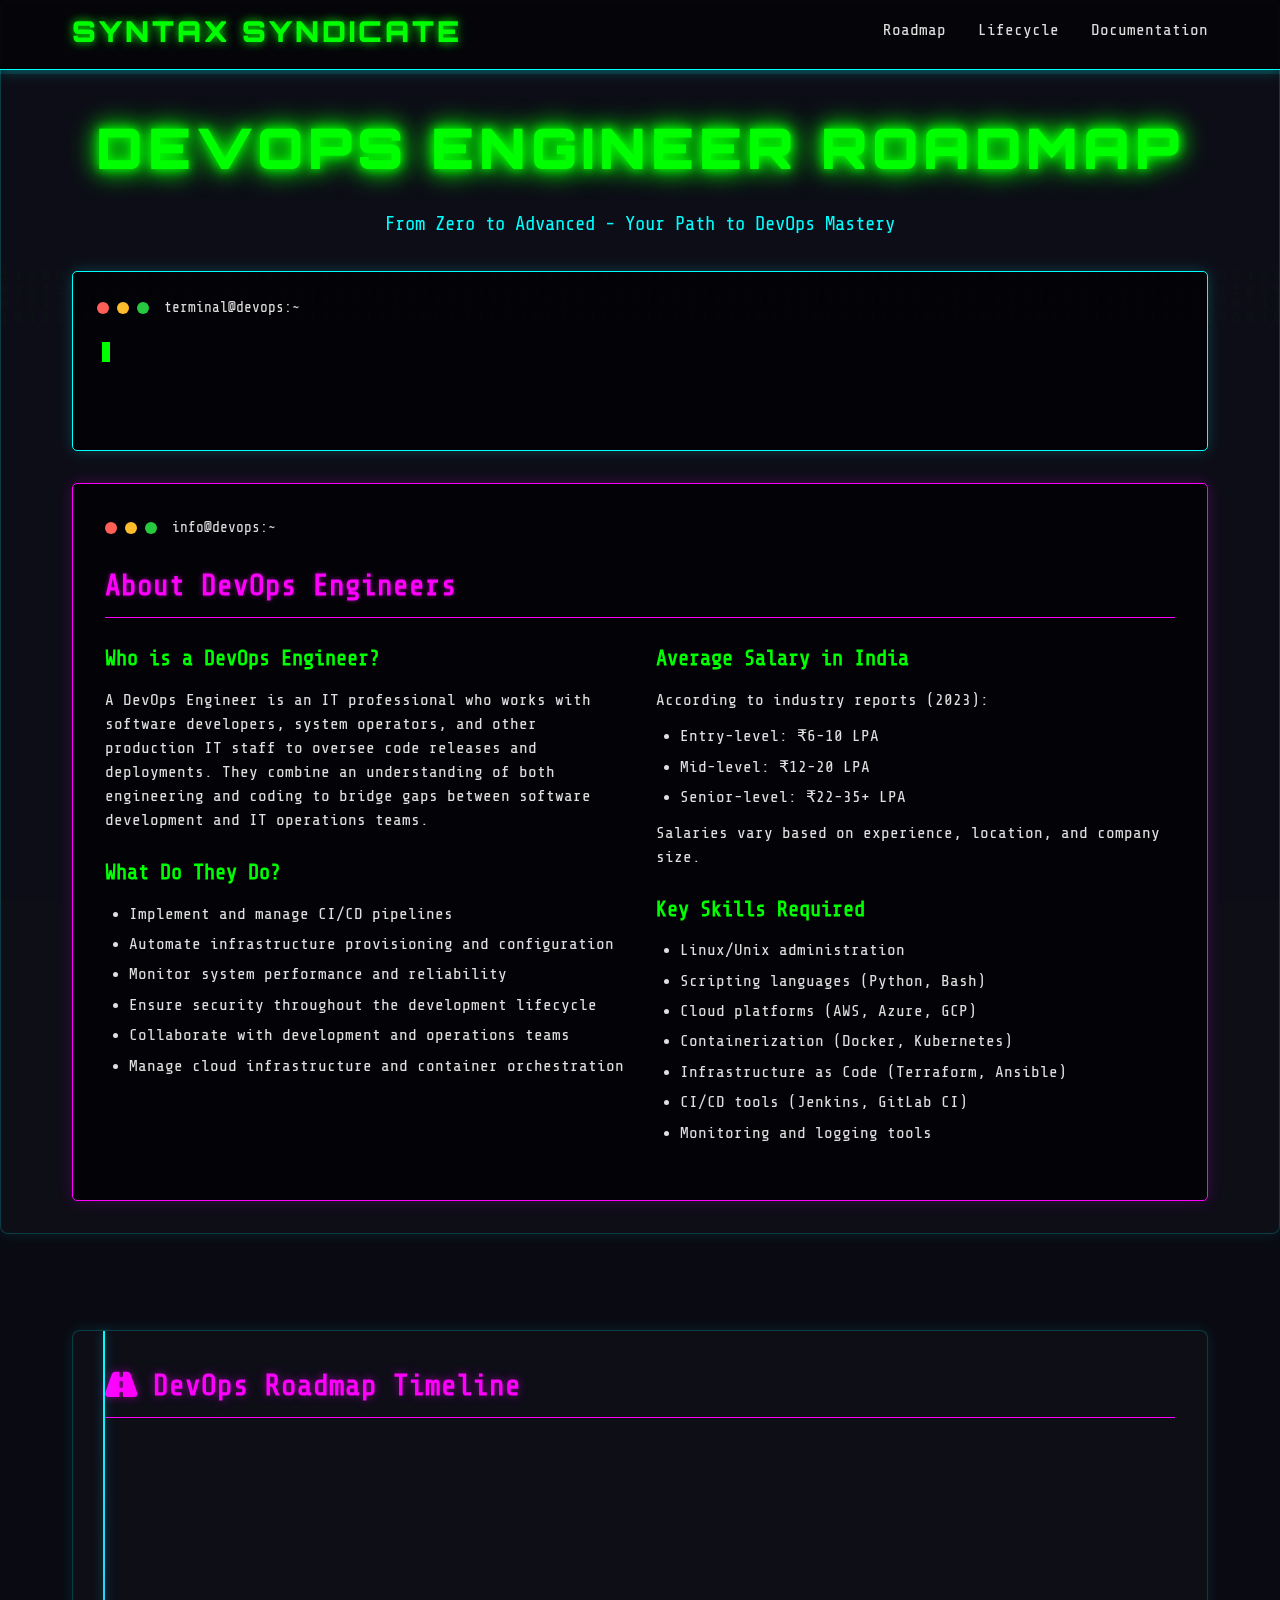
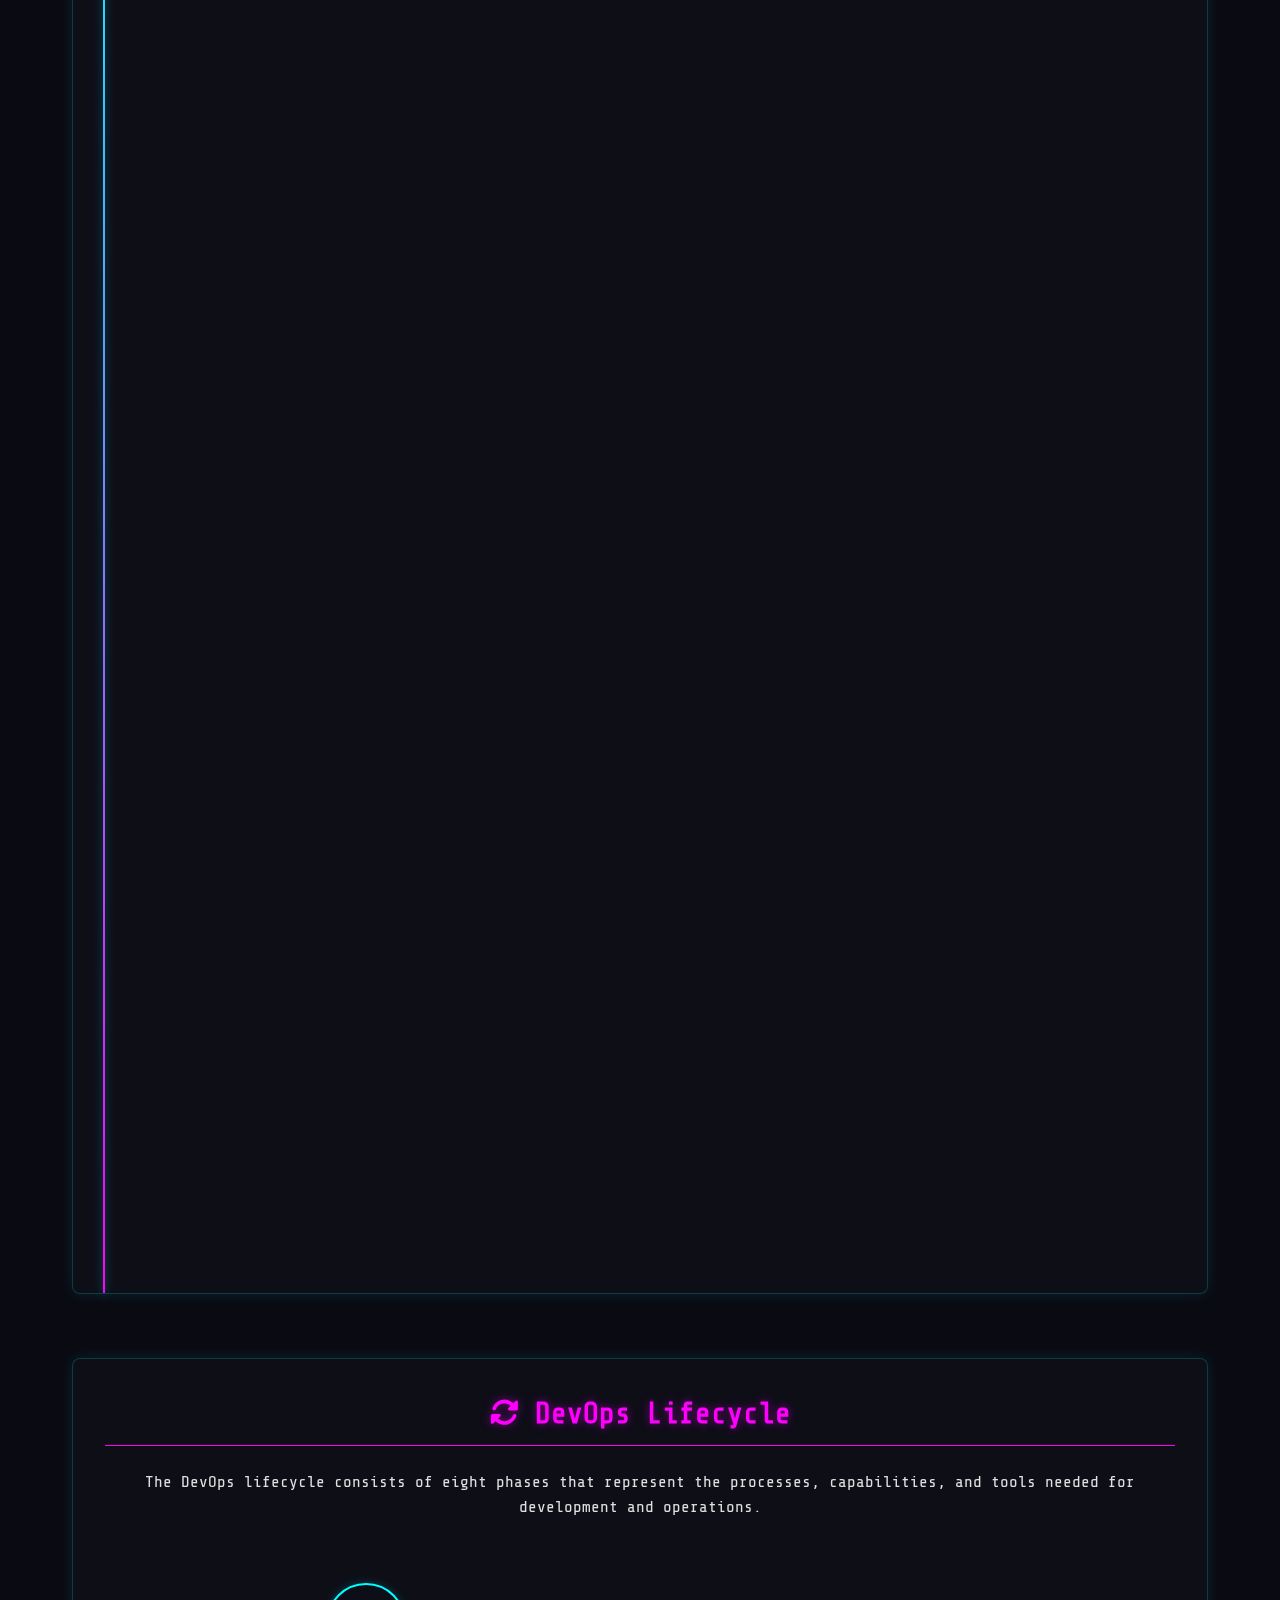
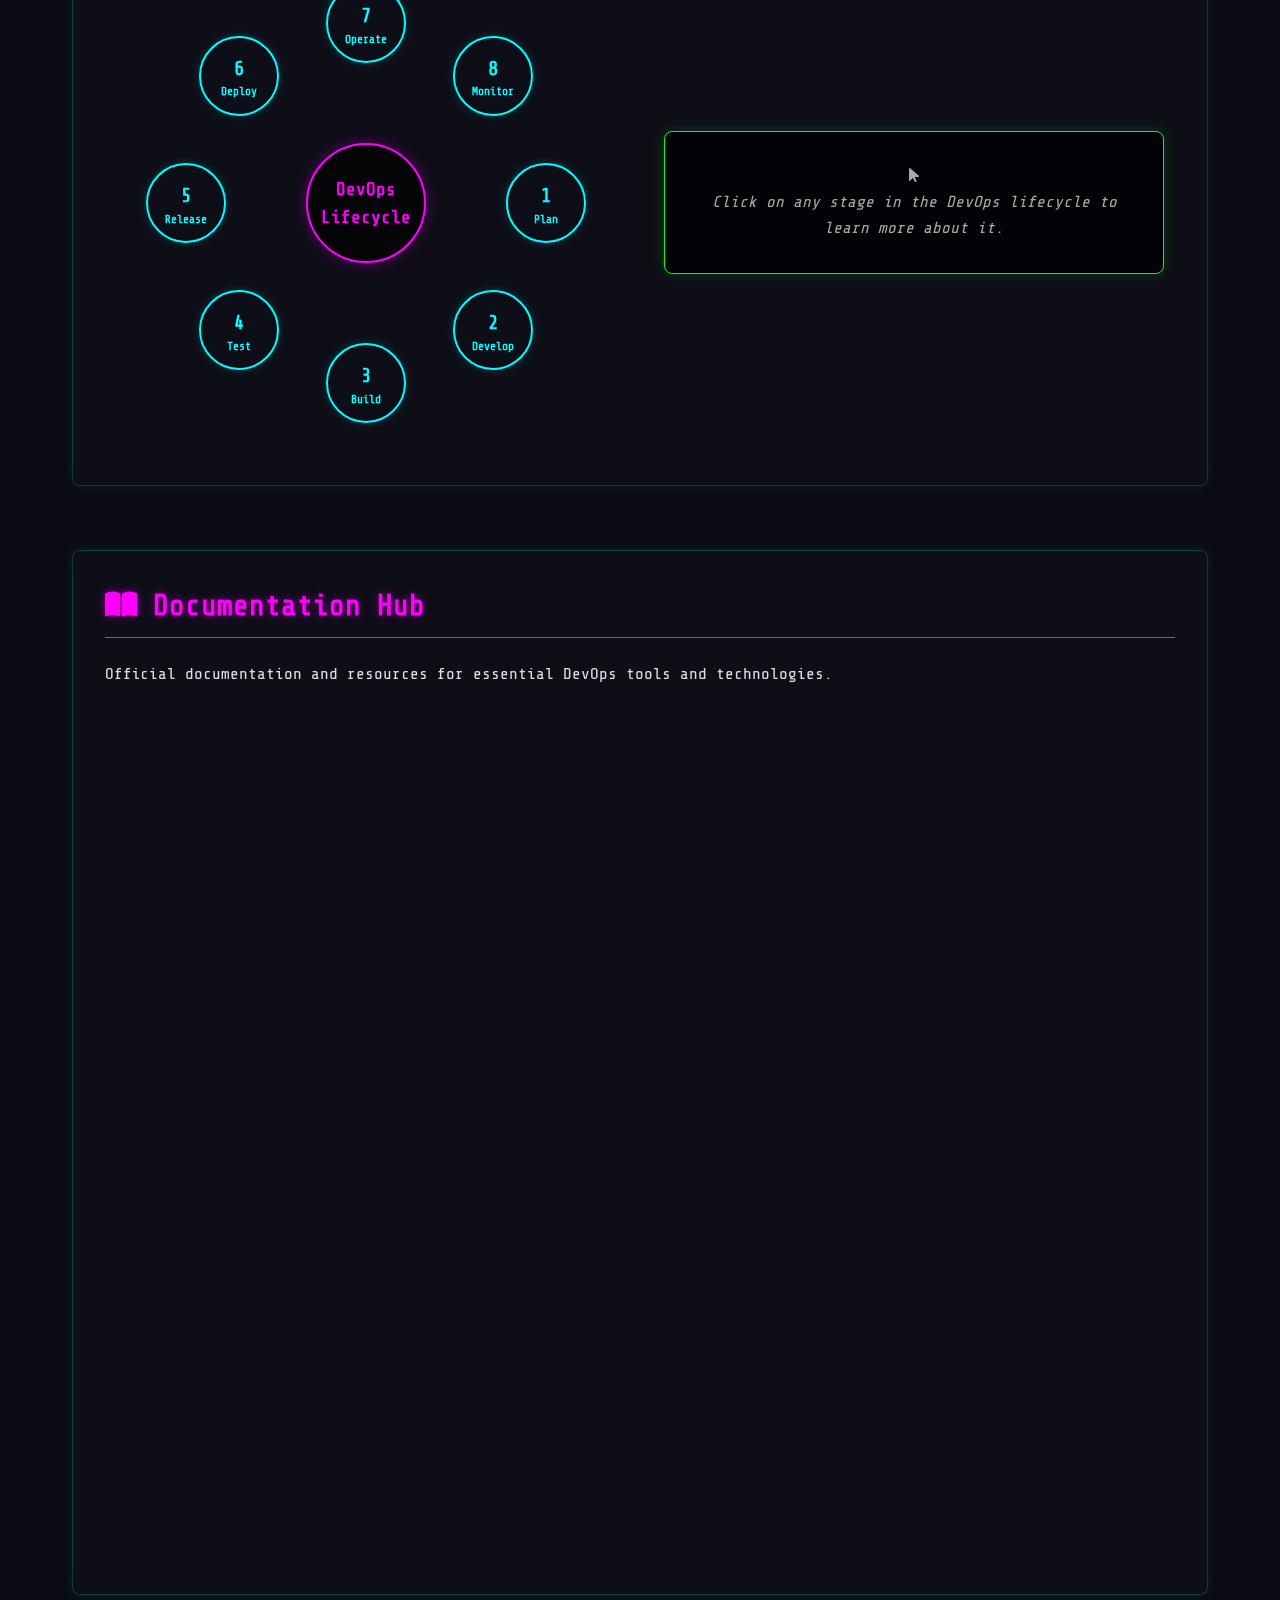
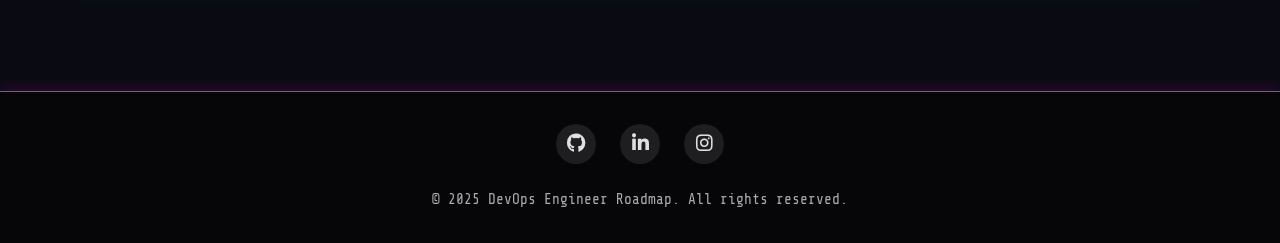
<file: devops.html>
<!DOCTYPE html>
<html lang="en">
<head>
    <meta charset="UTF-8">
    <meta name="viewport" content="width=device-width, initial-scale=1.0">
    <title>DevOps Engineer Roadmap | Zero to Advanced</title>
    <link rel="stylesheet" href="https://cdnjs.cloudflare.com/ajax/libs/font-awesome/6.4.0/css/all.min.css">
    <link href="https://fonts.googleapis.com/css2?family=Orbitron:wght@400;700;900&family=Share+Tech+Mono&display=swap" rel="stylesheet">
    <style>
        /* CSS Reset and Base Styles */
        * {
            margin: 0;
            padding: 0;
            box-sizing: border-box;
        }

        :root {
            --neon-cyan: #0ff;
            --neon-lime: #0f0;
            --neon-magenta: #f0f;
            --dark-bg: #0a0a12;
            --darker-bg: #050508;
            --card-bg: rgba(15, 15, 25, 0.8);
            --text-color: #e0e0e0;
            --header-height: 70px;
        }

        body {
            background-color: var(--dark-bg);
            color: var(--text-color);
            line-height: 1.6;
            overflow-x: hidden;
            position: relative;
            font-family: 'Share Tech Mono', monospace;
        }

        /* Matrix Background */
        #matrix-bg {
            position: fixed;
            top: 0;
            left: 0;
            width: 100%;
            height: 100%;
            z-index: -1;
            opacity: 0.1;
        }

        /* Header and Navigation */
        header {
            background-color: rgba(5, 5, 8, 0.95);
            padding: 0.5rem 0;
            position: fixed;
            top: 0;
            width: 100%;
            z-index: 1000;
            border-bottom: 1px solid var(--neon-cyan);
            box-shadow: 0 0 15px rgba(0, 255, 255, 0.3);
            height: var(--header-height);
        }

        .nav-container {
            max-width: 1200px;
            margin: 0 auto;
            display: flex;
            justify-content: space-between;
            align-items: center;
            padding: 0 2rem;
        }

        .logo {
            font-size: 1.8rem;
            font-weight: 900;
            text-transform: uppercase;
            letter-spacing: 3px;
            color: var(--neon-lime);
            text-shadow: 0 0 10px var(--neon-lime);
            font-family: 'Orbitron', sans-serif;
            animation: pulse 3s infinite alternate;
        }

        @keyframes pulse {
            0% { text-shadow: 0 0 10px var(--neon-lime); }
            100% { text-shadow: 0 0 15px var(--neon-lime), 0 0 30px var(--neon-lime); }
        }

        .nav-links {
            display: flex;
            gap: 2rem;
        }

        .nav-link {
            color: var(--text-color);
            text-decoration: none;
            font-size: 1rem;
            transition: all 0.3s ease;
            position: relative;
            padding: 0.5rem 0;
        }

        .nav-link:hover {
            color: var(--neon-cyan);
        }

        .nav-link::after {
            content: '';
            position: absolute;
            bottom: 0;
            left: 0;
            width: 0;
            height: 2px;
            background-color: var(--neon-cyan);
            transition: width 0.3s ease;
        }

        .nav-link:hover::after {
            width: 100%;
        }

        .mobile-menu-btn {
            display: none;
            background: none;
            border: none;
            color: var(--neon-lime);
            font-size: 1.5rem;
            cursor: pointer;
        }

        /* Hero Section */
        .hero {
            padding-top: calc(var(--header-height) + 2rem);
            padding-bottom: 2rem;
            text-align: center;
        }

        .hero-title {
            font-size: 3.5rem;
            font-weight: 900;
            margin-bottom: 1rem;
            text-transform: uppercase;
            letter-spacing: 5px;
            color: var(--neon-lime);
            text-shadow: 0 0 10px var(--neon-lime), 0 0 20px var(--neon-lime), 0 0 30px var(--neon-lime);
            font-family: 'Orbitron', sans-serif;
            animation: pulse 3s infinite alternate;
        }

        .tagline {
            font-size: 1.2rem;
            color: var(--neon-cyan);
            margin-bottom: 2rem;
        }

        .hero-container {
            max-width: 1200px;
            margin: 0 auto;
            padding: 0 2rem;
        }

        .terminal-container {
            background-color: rgba(0, 0, 0, 0.7);
            border: 1px solid var(--neon-cyan);
            border-radius: 5px;
            padding: 1.5rem;
            box-shadow: 0 0 15px rgba(0, 255, 255, 0.2);
            text-align: left;
            height: 180px;
            margin-bottom: 2rem;
        }

        .info-container {
            background-color: rgba(0, 0, 0, 0.7);
            border: 1px solid var(--neon-magenta);
            border-radius: 5px;
            padding: 2rem;
            box-shadow: 0 0 15px rgba(255, 0, 255, 0.2);
            text-align: left;
            height: auto;
            min-height: 400px;
        }

        .info-container h3 {
            color: var(--neon-magenta);
            margin-bottom: 1.5rem;
            font-size: 1.8rem;
            text-shadow: 0 0 5px rgba(255, 0, 255, 0.5);
            border-bottom: 1px solid var(--neon-magenta);
            padding-bottom: 0.5rem;
        }

        .info-grid {
            display: grid;
            grid-template-columns: 1fr 1fr;
            gap: 2rem;
        }

        .info-section {
            margin-bottom: 1.5rem;
        }

        .info-section h4 {
            color: var(--neon-lime);
            margin-bottom: 0.8rem;
            font-size: 1.3rem;
        }

        .info-section p {
            margin-bottom: 0.8rem;
            font-size: 1rem;
            line-height: 1.5;
        }

        .info-section ul {
            padding-left: 1.5rem;
            margin-bottom: 0.8rem;
        }

        .info-section li {
            margin-bottom: 0.5rem;
            line-height: 1.4;
        }

        .terminal-header, .info-header {
            display: flex;
            align-items: center;
            margin-bottom: 1rem;
        }

        .terminal-dots, .info-dots {
            display: flex;
            gap: 8px;
        }

        .dot {
            width: 12px;
            height: 12px;
            border-radius: 50%;
        }

        .dot-red { background-color: #ff5f56; }
        .dot-yellow { background-color: #ffbd2e; }
        .dot-green { background-color: #27ca3f; }

        .terminal-title, .info-title {
            margin-left: 15px;
            font-size: 0.9rem;
            color: var(--text-color);
        }

        .terminal-content {
            font-size: 1.1rem;
            line-height: 1.8;
        }

        .typing-cursor {
            display: inline-block;
            width: 8px;
            height: 1.2rem;
            background-color: var(--neon-lime);
            margin-left: 5px;
            animation: blink 1s infinite;
            vertical-align: middle;
        }

        @keyframes blink {
            0%, 100% { opacity: 1; }
            50% { opacity: 0; }
        }

        /* Main Content */
        main {
            max-width: 1200px;
            margin: 0 auto;
            padding: 2rem;
        }

        section {
            margin-bottom: 4rem;
            padding: 2rem;
            background-color: var(--card-bg);
            border-radius: 8px;
            border: 1px solid rgba(0, 255, 255, 0.2);
            box-shadow: 0 0 15px rgba(0, 255, 255, 0.1);
            transition: all 0.3s ease;
        }

        section:hover {
            border-color: var(--neon-cyan);
            box-shadow: 0 0 20px rgba(0, 255, 255, 0.3);
        }

        h2 {
            color: var(--neon-magenta);
            margin-bottom: 1.5rem;
            font-size: 1.8rem;
            text-shadow: 0 0 8px rgba(255, 0, 255, 0.5);
            border-bottom: 1px solid var(--neon-magenta);
            padding-bottom: 0.5rem;
        }

        h3 {
            color: var(--neon-lime);
            margin: 1.5rem 0 1rem;
            font-size: 1.4rem;
        }

        /* Roadmap Timeline */
        .roadmap {
            position: relative;
        }

        .roadmap::before {
            content: '';
            position: absolute;
            left: 30px;
            top: 0;
            bottom: 0;
            width: 2px;
            background: linear-gradient(to bottom, var(--neon-cyan), var(--neon-magenta));
            box-shadow: 0 0 10px rgba(0, 255, 255, 0.5);
        }

        .roadmap-step {
            position: relative;
            margin-bottom: 2.5rem;
            padding-left: 70px;
        }

        .step-number {
            position: absolute;
            left: 0;
            top: 0;
            width: 60px;
            height: 60px;
            background-color: var(--darker-bg);
            border: 2px solid var(--neon-cyan);
            border-radius: 50%;
            display: flex;
            align-items: center;
            justify-content: center;
            font-size: 1.5rem;
            font-weight: bold;
            color: var(--neon-cyan);
            box-shadow: 0 0 15px rgba(0, 255, 255, 0.3);
            z-index: 2;
            transition: all 0.3s ease;
        }

        .step-number:hover {
            transform: scale(1.1);
            box-shadow: 0 0 20px rgba(0, 255, 255, 0.5);
        }

        .step-content {
            background-color: rgba(10, 10, 20, 0.7);
            border: 1px solid rgba(0, 255, 255, 0.2);
            border-radius: 8px;
            padding: 1.5rem;
            transition: all 0.3s ease;
        }

        .step-content:hover {
            border-color: var(--neon-cyan);
            box-shadow: 0 0 15px rgba(0, 255, 255, 0.2);
            transform: translateY(-5px);
        }

        .step-title {
            color: var(--neon-lime);
            margin-bottom: 1rem;
            font-size: 1.4rem;
            display: flex;
            justify-content: space-between;
            align-items: center;
            cursor: pointer;
        }

        .step-title i {
            transition: transform 0.3s ease;
        }

        .step-details {
            display: none;
            margin-top: 1rem;
            padding-top: 1rem;
            border-top: 1px solid rgba(0, 255, 255, 0.2);
        }

        .step-details.active {
            display: block;
            animation: fadeIn 0.5s ease;
        }

        @keyframes fadeIn {
            from { opacity: 0; transform: translateY(-10px); }
            to { opacity: 1; transform: translateY(0); }
        }

        .resources {
            display: flex;
            flex-wrap: wrap;
            gap: 1rem;
            margin-top: 1rem;
        }

        .resource-link {
            display: inline-flex;
            align-items: center;
            gap: 8px;
            padding: 8px 15px;
            background-color: rgba(0, 0, 0, 0.5);
            border: 1px solid;
            border-radius: 4px;
            text-decoration: none;
            color: var(--text-color);
            transition: all 0.3s ease;
        }

        .resource-link.youtube {
            border-color: #ff0000;
            color: #ff0000;
        }

        .resource-link.youtube:hover {
            background-color: rgba(255, 0, 0, 0.1);
            box-shadow: 0 0 10px rgba(255, 0, 0, 0.5);
        }

        .resource-link.docs {
            border-color: var(--neon-cyan);
            color: var(--neon-cyan);
        }

        .resource-link.docs:hover {
            background-color: rgba(0, 255, 255, 0.1);
            box-shadow: 0 0 10px rgba(0, 255, 255, 0.5);
        }

        /* Fixed DevOps Lifecycle Section */
        .lifecycle-section {
            text-align: center;
            margin-bottom: 4rem;
        }

        .lifecycle-container {
            display: flex;
            flex-wrap: wrap;
            align-items: center;
            justify-content: center;
            gap: 3rem;
            margin-top: 2rem;
        }

        .lifecycle-visual {
            display: flex;
            flex-direction: column;
            align-items: center;
            gap: 2rem;
        }

        .lifecycle-circle {
            position: relative;
            width: 500px;
            height: 500px;
            margin: 0 auto;
        }

        .lifecycle-center {
            position: absolute;
            top: 50%;
            left: 50%;
            transform: translate(-50%, -50%);
            width: 120px;
            height: 120px;
            background-color: var(--darker-bg);
            border: 2px solid var(--neon-magenta);
            border-radius: 50%;
            display: flex;
            align-items: center;
            justify-content: center;
            color: var(--neon-magenta);
            font-weight: bold;
            font-size: 1.1rem;
            text-align: center;
            box-shadow: 0 0 15px rgba(255, 0, 255, 0.3);
            z-index: 10;
        }

        .lifecycle-stage {
            position: absolute;
            width: 80px;
            height: 80px;
            background-color: var(--card-bg);
            border: 2px solid var(--neon-cyan);
            border-radius: 50%;
            display: flex;
            flex-direction: column;
            align-items: center;
            justify-content: center;
            color: var(--neon-cyan);
            font-weight: bold;
            cursor: pointer;
            transition: all 0.3s ease;
            z-index: 5;
            box-shadow: 0 0 10px rgba(0, 255, 255, 0.2);
            font-size: 0.9rem;
            transform: translate(-50%, -50%);
        }

        .lifecycle-stage:hover {
            transform: translate(-50%, -50%) scale(1.1);
            box-shadow: 0 0 15px rgba(0, 255, 255, 0.5);
            background-color: rgba(0, 255, 255, 0.1);
        }

        .lifecycle-stage.active {
            background-color: rgba(0, 255, 255, 0.2);
            box-shadow: 0 0 20px rgba(0, 255, 255, 0.7);
            transform: translate(-50%, -50%) scale(1.15);
        }

        .stage-number {
            font-size: 1.2rem;
            font-weight: bold;
            margin-bottom: 2px;
        }

        .stage-name {
            font-size: 0.7rem;
            text-align: center;
            line-height: 1;
        }

        .lifecycle-connector {
            position: absolute;
            background-color: var(--neon-lime);
            height: 2px;
            transform-origin: 0 0;
            z-index: 1;
            opacity: 0.5;
            top: 50%;
            left: 50%;
        }

        .lifecycle-details {
            flex: 1;
            min-width: 300px;
            max-width: 500px;
            background-color: rgba(0, 0, 0, 0.7);
            border: 1px solid var(--neon-lime);
            border-radius: 8px;
            padding: 2rem;
            box-shadow: 0 0 15px rgba(0, 255, 0, 0.2);
            text-align: left;
        }

        .lifecycle-details h3 {
            color: var(--neon-lime);
            margin-bottom: 1rem;
            font-size: 1.5rem;
            border-bottom: 1px solid var(--neon-lime);
            padding-bottom: 0.5rem;
        }

        .lifecycle-details p {
            margin-bottom: 1rem;
            line-height: 1.6;
        }

        .lifecycle-details ul {
            padding-left: 1.5rem;
            margin-bottom: 1rem;
        }

        .lifecycle-details li {
            margin-bottom: 0.5rem;
        }

        .default-message {
            text-align: center;
            color: #aaa;
            font-style: italic;
        }

        /* Mobile-friendly lifecycle stages */
        .lifecycle-mobile {
            display: none;
            flex-direction: column;
            gap: 1rem;
            width: 100%;
        }

        .lifecycle-mobile-stage {
            background-color: rgba(10, 10, 20, 0.7);
            border: 1px solid var(--neon-cyan);
            border-radius: 8px;
            padding: 1.5rem;
            transition: all 0.3s ease;
            cursor: pointer;
        }

        .lifecycle-mobile-stage:hover {
            border-color: var(--neon-lime);
            box-shadow: 0 0 10px rgba(0, 255, 0, 0.3);
        }

        .lifecycle-mobile-stage.active {
            background-color: rgba(0, 255, 255, 0.1);
            border-color: var(--neon-cyan);
            box-shadow: 0 0 15px rgba(0, 255, 255, 0.5);
        }

        .lifecycle-mobile-stage h4 {
            color: var(--neon-cyan);
            margin-bottom: 0.5rem;
            display: flex;
            justify-content: space-between;
            align-items: center;
        }

        .lifecycle-mobile-stage h4 i {
            transition: transform 0.3s ease;
        }

        .lifecycle-mobile-stage.active h4 i {
            transform: rotate(180deg);
        }

        .lifecycle-mobile-content {
            display: none;
            margin-top: 1rem;
            padding-top: 1rem;
            border-top: 1px solid rgba(0, 255, 255, 0.2);
        }

        .lifecycle-mobile-stage.active .lifecycle-mobile-content {
            display: block;
            animation: fadeIn 0.5s ease;
        }

        /* Documentation Hub */
        .docs-grid {
            display: grid;
            grid-template-columns: repeat(auto-fill, minmax(250px, 1fr));
            gap: 1.5rem;
            margin-top: 1.5rem;
        }

        .doc-card {
            background-color: rgba(10, 10, 20, 0.7);
            border: 1px solid rgba(0, 255, 0, 0.2);
            border-radius: 8px;
            padding: 1.5rem;
            text-align: center;
            transition: all 0.3s ease;
            position: relative;
            overflow: hidden;
        }

        .doc-card::before {
            content: '';
            position: absolute;
            top: -50%;
            left: -50%;
            width: 200%;
            height: 200%;
            background: linear-gradient(
                to bottom right,
                rgba(0, 255, 0, 0.1),
                rgba(0, 255, 0, 0.05),
                transparent
            );
            transform: rotate(30deg);
            transition: all 0.5s ease;
            z-index: 0;
        }

        .doc-card:hover {
            border-color: var(--neon-lime);
            box-shadow: 0 0 15px rgba(0, 255, 0, 0.3);
            transform: translateY(-5px);
        }

        .doc-card:hover::before {
            top: -20%;
            left: -20%;
        }

        .doc-icon {
            font-size: 2.5rem;
            margin-bottom: 1rem;
            color: var(--neon-lime);
            position: relative;
            z-index: 1;
        }

        .doc-title {
            font-size: 1.2rem;
            margin-bottom: 1rem;
            color: var(--neon-lime);
            position: relative;
            z-index: 1;
        }

        .doc-description {
            font-size: 0.9rem;
            margin-bottom: 1.5rem;
            color: #aaa;
            position: relative;
            z-index: 1;
        }

        .doc-link {
            display: inline-block;
            padding: 8px 20px;
            background-color: transparent;
            border: 1px solid var(--neon-lime);
            border-radius: 4px;
            color: var(--neon-lime);
            text-decoration: none;
            transition: all 0.3s ease;
            position: relative;
            z-index: 1;
        }

        .doc-link:hover {
            background-color: rgba(0, 255, 0, 0.1);
            box-shadow: 0 0 10px rgba(0, 255, 0, 0.5);
        }

        /* Fixed Footer without Underlines */
        footer {
            background-color: rgba(5, 5, 8, 0.9);
            padding: 2rem 0;
            text-align: center;
            border-top: 1px solid var(--neon-magenta);
            box-shadow: 0 0 15px rgba(255, 0, 255, 0.2);
        }

        .social-links {
            display: flex;
            justify-content: center;
            gap: 1.5rem;
            margin-bottom: 1.5rem;
        }

        .social-link {
            display: inline-flex;
            align-items: center;
            justify-content: center;
            width: 40px;
            height: 40px;
            border-radius: 50%;
            background-color: rgba(255, 255, 255, 0.1);
            color: var(--text-color);
            font-size: 1.2rem;
            transition: all 0.3s ease;
            text-decoration: none; /* This removes the underline */
        }

        .social-link:hover {
            transform: translateY(-5px);
            text-decoration: none; /* Ensure no underline on hover */
        }

        .social-link.github:hover {
            background-color: #333;
            color: white;
            box-shadow: 0 0 15px rgba(255, 255, 255, 0.5);
        }

        .social-link.linkedin:hover {
            background-color: #0077b5;
            color: white;
            box-shadow: 0 0 15px rgba(0, 119, 181, 0.5);
        }

        .social-link.instagram:hover {
            background: linear-gradient(45deg, #405de6, #5851db, #833ab4, #c13584, #e1306c, #fd1d1d);
            color: white;
            box-shadow: 0 0 15px rgba(225, 48, 108, 0.5);
        }

        .copyright {
            font-size: 0.9rem;
            color: #aaa;
        }

        /* Back to Top Button */
        .back-to-top {
            position: fixed;
            bottom: 20px;
            right: 20px;
            width: 50px;
            height: 50px;
            background-color: rgba(0, 255, 255, 0.2);
            border: 1px solid var(--neon-cyan);
            border-radius: 50%;
            color: var(--neon-cyan);
            display: flex;
            align-items: center;
            justify-content: center;
            font-size: 1.2rem;
            cursor: pointer;
            transition: all 0.3s ease;
            z-index: 100;
            opacity: 0;
            visibility: hidden;
        }

        .back-to-top.visible {
            opacity: 1;
            visibility: visible;
        }

        .back-to-top:hover {
            background-color: rgba(0, 255, 255, 0.3);
            box-shadow: 0 0 15px rgba(0, 255, 255, 0.5);
            transform: translateY(-5px);
        }

        /* Progress Bar */
        .progress-container {
            position: fixed;
            top: var(--header-height);
            left: 0;
            width: 100%;
            height: 4px;
            background: rgba(0, 255, 255, 0.1);
            z-index: 1000;
        }

        .progress-bar {
            height: 4px;
            background: linear-gradient(to right, var(--neon-cyan), var(--neon-magenta));
            width: 0%;
            transition: width 0.3s ease;
        }

        /* Responsive Design */
        @media (max-width: 1024px) {
            .hero-title {
                font-size: 3rem;
            }
        }

        @media (max-width: 900px) {
            .lifecycle-circle {
                width: 450px;
                height: 450px;
            }
            
            .lifecycle-stage {
                width: 70px;
                height: 70px;
                font-size: 0.85rem;
            }
            
            .stage-number {
                font-size: 1.1rem;
            }
            
            .stage-name {
                font-size: 0.65rem;
            }
        }

        @media (max-width: 768px) {
            .nav-links {
                display: none;
                position: absolute;
                top: var(--header-height);
                left: 0;
                width: 100%;
                background-color: rgba(5, 5, 8, 0.95);
                flex-direction: column;
                padding: 1rem 0;
                border-top: 1px solid var(--neon-cyan);
                box-shadow: 0 5px 15px rgba(0, 0, 0, 0.5);
            }

            .nav-links.active {
                display: flex;
            }

            .nav-link {
                padding: 0.8rem 2rem;
                width: 100%;
            }

            .mobile-menu-btn {
                display: block;
            }

            .hero-title {
                font-size: 2.5rem;
            }
            
            .info-grid {
                grid-template-columns: 1fr;
                gap: 1rem;
            }
            
            .terminal-container {
                height: auto;
                min-height: 150px;
            }
            
            .info-container {
                min-height: auto;
            }
            
            .terminal-container {
                padding: 1rem;
            }
            
            .roadmap::before {
                left: 25px;
            }
            
            .roadmap-step {
                padding-left: 60px;
            }
            
            .step-number {
                width: 50px;
                height: 50px;
                font-size: 1.2rem;
            }
            
            .lifecycle-container {
                flex-direction: column;
            }
            
            .lifecycle-circle {
                width: 400px;
                height: 400px;
            }
            
            .lifecycle-stage {
                width: 65px;
                height: 65px;
                font-size: 0.8rem;
            }
            
            .stage-number {
                font-size: 1rem;
            }
            
            .stage-name {
                font-size: 0.6rem;
            }
            
            .lifecycle-center {
                width: 100px;
                height: 100px;
                font-size: 1rem;
            }
            
            .docs-grid {
                grid-template-columns: 1fr;
            }
            
            main {
                padding: 1rem;
            }
            
            section {
                padding: 1.5rem;
            }
        }

        @media (max-width: 640px) {
            .lifecycle-circle {
                display: none;
            }
            
            .lifecycle-mobile {
                display: flex;
            }
        }

        @media (max-width: 480px) {
            .hero-title {
                font-size: 2rem;
            }
            
            .logo {
                font-size: 1.5rem;
            }
            
            .terminal-container {
                padding: 0.8rem;
            }
            
            .roadmap-step {
                padding-left: 50px;
            }
            
            .step-number {
                width: 40px;
                height: 40px;
                font-size: 1rem;
            }

            .lifecycle-details {
                padding: 1.5rem;
            }

            .nav-container {
                padding: 0 1rem;
            }
        }

        @media (max-width: 360px) {
            .hero-title {
                font-size: 1.8rem;
            }
            
            .logo {
                font-size: 1.3rem;
            }
            
            .terminal-container, .info-container {
                padding: 0.7rem;
            }
        }

        /* Print Styles */
        @media print {
            .back-to-top,
            .progress-container,
            .mobile-menu-btn {
                display: none !important;
            }
            
            header {
                position: static;
            }
            
            .hero {
                padding-top: 1rem;
            }
        }
    </style>
</head>
<body>
    <!-- Matrix Background -->
    <canvas id="matrix-bg"></canvas>

    <!-- Progress Bar -->
    <div class="progress-container">
        <div class="progress-bar" id="progress-bar"></div>
    </div>

    <!-- Header Section -->
    <header>
        <div class="nav-container">
            <div class="logo">SYNTAX SYNDICATE</div>
            <nav class="nav-links" id="nav-links">
                <a href="#roadmap" class="nav-link">Roadmap</a>
                <a href="#lifecycle" class="nav-link">Lifecycle</a>
                <a href="#documentation" class="nav-link">Documentation</a>
        
            </nav>
            <button class="mobile-menu-btn" id="mobile-menu-btn">
                <i class="fas fa-bars"></i>
            </button>
        </div>
    </header>

    <!-- Hero Section -->
    <section class="hero">
        <h1 class="hero-title">DevOps Engineer Roadmap</h1>
        <div class="tagline">From Zero to Advanced - Your Path to DevOps Mastery</div>
        
        <div class="hero-container">
            <div class="terminal-container">
                <div class="terminal-header">
                    <div class="terminal-dots">
                        <div class="dot dot-red"></div>
                        <div class="dot dot-yellow"></div>
                        <div class="dot dot-green"></div>
                    </div>
                    <div class="terminal-title">terminal@devops:~</div>
                </div>
                <div class="terminal-content">
                    <span id="terminal-text"></span><span class="typing-cursor"></span>
                </div>
            </div>
            
            <div class="info-container">
                <div class="info-header">
                    <div class="info-dots">
                        <div class="dot dot-red"></div>
                        <div class="dot dot-yellow"></div>
                        <div class="dot dot-green"></div>
                    </div>
                    <div class="info-title">info@devops:~</div>
                </div>
                <h3>About DevOps Engineers</h3>
                
                <div class="info-grid">
                    <div class="info-column">
                        <div class="info-section">
                            <h4>Who is a DevOps Engineer?</h4>
                            <p>A DevOps Engineer is an IT professional who works with software developers, system operators, and other production IT staff to oversee code releases and deployments. They combine an understanding of both engineering and coding to bridge gaps between software development and IT operations teams.</p>
                        </div>
                        
                        <div class="info-section">
                            <h4>What Do They Do?</h4>
                            <ul>
                                <li>Implement and manage CI/CD pipelines</li>
                                <li>Automate infrastructure provisioning and configuration</li>
                                <li>Monitor system performance and reliability</li>
                                <li>Ensure security throughout the development lifecycle</li>
                                <li>Collaborate with development and operations teams</li>
                                <li>Manage cloud infrastructure and container orchestration</li>
                            </ul>
                        </div>
                    </div>
                    
                    <div class="info-column">
                        <div class="info-section">
                            <h4>Average Salary in India</h4>
                            <p>According to industry reports (2023):</p>
                            <ul>
                                <li>Entry-level: ₹6-10 LPA</li>
                                <li>Mid-level: ₹12-20 LPA</li>
                                <li>Senior-level: ₹22-35+ LPA</li>
                            </ul>
                            <p>Salaries vary based on experience, location, and company size.</p>
                        </div>
                        
                        <div class="info-section">
                            <h4>Key Skills Required</h4>
                            <ul>
                                <li>Linux/Unix administration</li>
                                <li>Scripting languages (Python, Bash)</li>
                                <li>Cloud platforms (AWS, Azure, GCP)</li>
                                <li>Containerization (Docker, Kubernetes)</li>
                                <li>Infrastructure as Code (Terraform, Ansible)</li>
                                <li>CI/CD tools (Jenkins, GitLab CI)</li>
                                <li>Monitoring and logging tools</li>
                            </ul>
                        </div>
                    </div>
                </div>
            </div>
        </div>
    </section>

    <!-- Main Content -->
    <main>
        <!-- Roadmap Timeline Section -->
        <section class="roadmap" id="roadmap">
            <h2><i class="fas fa-road"></i> DevOps Roadmap Timeline</h2>
            
            <!-- Step 1 -->
            <div class="roadmap-step">
                <div class="step-number">1</div>
                <div class="step-content">
                    <div class="step-title">
                        <span>Linux Fundamentals</span>
                        <i class="fas fa-chevron-down"></i>
                    </div>
                    <div class="step-details">
                        <p>Master the foundation of most server environments and container technologies.</p>
                        <ul>
                            <li>CLI (Bash) commands and scripting</li>
                            <li>Process management & permissions (ps, kill, chmod)</li>
                            <li>Package managers (apt, yum)</li>
                            <li>Text editors (vim)</li>
                        </ul>
                        <div class="resources">
                            <a href="https://www.youtube.com/results?search_query=linux+fundamentals+for+devops" class="resource-link youtube" target="_blank">
                                <i class="fab fa-youtube"></i> Linux Basics Videos
                            </a>
                            <a href="https://www.gnu.org/software/bash/manual/" class="resource-link docs" target="_blank">
                                <i class="fas fa-book"></i> GNU Bash Docs
                            </a>
                            <a href="https://ubuntu.com/tutorials/command-line-for-beginners" class="resource-link docs" target="_blank">
                                <i class="fas fa-book"></i> Ubuntu CLI Tutorial
                            </a>
                        </div>
                    </div>
                </div>
            </div>
            
            <!-- Step 2 -->
            <div class="roadmap-step">
                <div class="step-number">2</div>
                <div class="step-content">
                    <div class="step-title">
                        <span>Networking & Security Concepts</span>
                        <i class="fas fa-chevron-down"></i>
                    </div>
                    <div class="step-details">
                        <p>Understand how systems communicate and how to secure them.</p>
                        <ul>
                            <li>OSI & TCP/IP models</li>
                            <li>HTTP, HTTPS, SSH protocols</li>
                            <li>IP addresses, DNS, subnetting</li>
                            <li>Firewalls & proxy servers</li>
                            <li>Basic load balancers & caching servers</li>
                        </ul>
                        <div class="resources">
                            <a href="https://www.youtube.com/results?search_query=networking+fundamentals+for+devops" class="resource-link youtube" target="_blank">
                                <i class="fab fa-youtube"></i> Networking Videos
                            </a>
                            <a href="https://www.ssh.com/academy/ssh/protocol" class="resource-link docs" target="_blank">
                                <i class="fas fa-book"></i> SSH Protocol Docs
                            </a>
                            <a href="https://www.cloudflare.com/learning/dns/what-is-dns/" class="resource-link docs" target="_blank">
                                <i class="fas fa-book"></i> DNS Explained
                            </a>
                        </div>
                    </div>
                </div>
            </div>
            
            <!-- Step 3 -->
            <div class="roadmap-step">
                <div class="step-number">3</div>
                <div class="step-content">
                    <div class="step-title">
                        <span>Scripting</span>
                        <i class="fas fa-chevron-down"></i>
                    </div>
                    <div class="step-details">
                        <p>Automate tasks and build tools with scripting languages.</p>
                        <ul>
                            <li>Languages: Python, Ruby, Golang</li>
                            <li>Syntax fundamentals</li>
                            <li>File handling</li>
                            <li>Useful libraries for DevOps</li>
                            <li>Automation scripts</li>
                        </ul>
                        <div class="resources">
                            <a href="https://www.youtube.com/results?search_query=python+for+devops" class="resource-link youtube" target="_blank">
                                <i class="fab fa-youtube"></i> Python for DevOps
                            </a>
                            <a href="https://www.youtube.com/results?search_query=golang+for+devops" class="resource-link youtube" target="_blank">
                                <i class="fab fa-youtube"></i> Golang for DevOps
                            </a>
                            <a href="https://docs.python.org/3/" class="resource-link docs" target="_blank">
                                <i class="fas fa-book"></i> Python Docs
                            </a>
                        </div>
                    </div>
                </div>
            </div>
            
            <!-- Step 4 -->
            <div class="roadmap-step">
                <div class="step-number">4</div>
                <div class="step-content">
                    <div class="step-title">
                        <span>Git & Version Control</span>
                        <i class="fas fa-chevron-down"></i>
                    </div>
                    <div class="step-details">
                        <p>Manage code changes and collaborate effectively with teams.</p>
                        <ul>
                            <li>Repository operations: init, clone, add, commit, push</li>
                            <li>Collaboration: pull, merge, rebase</li>
                            <li>Branching strategies</li>
                            <li>Conflict resolution</li>
                        </ul>
                        <div class="resources">
                            <a href="https://www.youtube.com/results?search_query=git+tutorial+for+beginners" class="resource-link youtube" target="_blank">
                                <i class="fab fa-youtube"></i> Git Tutorial Videos
                            </a>
                            <a href="https://git-scm.com/doc" class="resource-link docs" target="_blank">
                                <i class="fas fa-book"></i> Git Official Docs
                            </a>
                        </div>
                    </div>
                </div>
            </div>
            
            <!-- Step 5 -->
            <div class="roadmap-step">
                <div class="step-number">5</div>
                <div class="step-content">
                    <div class="step-title">
                        <span>Cloud Platforms (AWS, Azure, GCP)</span>
                        <i class="fas fa-chevron-down"></i>
                    </div>
                    <div class="step-details">
                        <p>Deploy and manage applications in cloud environments.</p>
                        <ul>
                            <li>Compute services (EC2, VMs)</li>
                            <li>Storage services (S3, Blob Storage)</li>
                            <li>Database services (RDS, Cosmos DB)</li>
                            <li>Identity and Access Management (IAM)</li>
                            <li>Virtual Private Cloud (VPC)</li>
                        </ul>
                        <div class="resources">
                            <a href="https://www.youtube.com/results?search_query=aws+for+beginners" class="resource-link youtube" target="_blank">
                                <i class="fab fa-youtube"></i> AWS Tutorials
                            </a>
                            <a href="https://docs.aws.amazon.com/" class="resource-link docs" target="_blank">
                                <i class="fas fa-book"></i> AWS Docs
                            </a>
                            <a href="https://docs.microsoft.com/en-us/azure/" class="resource-link docs" target="_blank">
                                <i class="fas fa-book"></i> Azure Docs
                            </a>
                        </div>
                    </div>
                </div>
            </div>
            
            <!-- Step 6 -->
            <div class="roadmap-step">
                <div class="step-number">6</div>
                <div class="step-content">
                    <div class="step-title">
                        <span>Microservices & Containers (Docker)</span>
                        <i class="fas fa-chevron-down"></i>
                    </div>
                    <div class="step-details">
                        <p>Package and run applications consistently across environments.</p>
                        <ul>
                            <li>Virtualization vs containerization</li>
                            <li>Docker images and containers</li>
                            <li>Dockerfile creation</li>
                            <li>Docker compose for multi-container apps</li>
                        </ul>
                        <div class="resources">
                            <a href="https://www.youtube.com/results?search_query=docker+for+beginners" class="resource-link youtube" target="_blank">
                                <i class="fab fa-youtube"></i> Docker Basics
                            </a>
                            <a href="https://docs.docker.com/" class="resource-link docs" target="_blank">
                                <i class="fas fa-book"></i> Docker Docs
                            </a>
                        </div>
                    </div>
                </div>
            </div>
            
            <!-- Step 7 -->
            <div class="roadmap-step">
                <div class="step-number">7</div>
                <div class="step-content">
                    <div class="step-title">
                        <span>CI/CD Pipelines</span>
                        <i class="fas fa-chevron-down"></i>
                    </div>
                    <div class="step-details">
                        <p>Automate testing and deployment processes.</p>
                        <ul>
                            <li>Tools: Jenkins, GitHub Actions, GitLab CI, CircleCI</li>
                            <li>Pipeline creation and management</li>
                            <li>Automated testing integration</li>
                            <li>Deployment strategies</li>
                        </ul>
                        <div class="resources">
                            <a href="https://www.youtube.com/results?search_query=jenkins+tutorial" class="resource-link youtube" target="_blank">
                                <i class="fab fa-youtube"></i> Jenkins Tutorials
                            </a>
                            <a href="https://www.jenkins.io/doc/" class="resource-link docs" target="_blank">
                                <i class="fas fa-book"></i> Jenkins Docs
                            </a>
                            <a href="https://docs.github.com/en/actions" class="resource-link docs" target="_blank">
                                <i class="fas fa-book"></i> GitHub Actions Docs
                            </a>
                        </div>
                    </div>
                </div>
            </div>
            
            <!-- Step 8 -->
            <div class="roadmap-step">
                <div class="step-number">8</div>
                <div class="step-content">
                    <div class="step-title">
                        <span>Infrastructure as Code</span>
                        <i class="fas fa-chevron-down"></i>
                    </div>
                    <div class="step-details">
                        <p>Manage infrastructure through code for consistency and repeatability.</p>
                        <ul>
                            <li>Terraform for cloud resource provisioning</li>
                            <li>Ansible for configuration management</li>
                            <li>CloudFormation (AWS)</li>
                            <li>ARM Templates (Azure)</li>
                        </ul>
                        <div class="resources">
                            <a href="https://www.youtube.com/results?search_query=terraform+tutorial" class="resource-link youtube" target="_blank">
                                <i class="fab fa-youtube"></i> Terraform Tutorials
                            </a>
                            <a href="https://www.terraform.io/docs" class="resource-link docs" target="_blank">
                                <i class="fas fa-book"></i> Terraform Docs
                            </a>
                            <a href="https://docs.ansible.com/" class="resource-link docs" target="_blank">
                                <i class="fas fa-book"></i> Ansible Docs
                            </a>
                        </div>
                    </div>
                </div>
            </div>
            
            <!-- Step 9 -->
            <div class="roadmap-step">
                <div class="step-number">9</div>
                <div class="step-content">
                    <div class="step-title">
                        <span>Orchestration (Kubernetes)</span>
                        <i class="fas fa-chevron-down"></i>
                    </div>
                    <div class="step-details">
                        <p>Manage containerized applications at scale.</p>
                        <ul>
                            <li>Cluster management</li>
                            <li>Deployments, Services, Pods</li>
                            <li>kubectl commands (apply, delete, logs)</li>
                            <li>Helm for package management</li>
                        </ul>
                        <div class="resources">
                            <a href="https://www.youtube.com/results?search_query=kubernetes+tutorial" class="resource-link youtube" target="_blank">
                                <i class="fab fa-youtube"></i> Kubernetes Videos
                            </a>
                            <a href="https://kubernetes.io/docs/home/" class="resource-link docs" target="_blank">
                                <i class="fas fa-book"></i> Kubernetes Docs
                            </a>
                        </div>
                    </div>
                </div>
            </div>
            
            <!-- Step 10 -->
            <div class="roadmap-step">
                <div class="step-number">10</div>
                <div class="step-content">
                    <div class="step-title">
                        <span>Monitoring & Logging</span>
                        <i class="fas fa-chevron-down"></i>
                    </div>
                    <div class="step-details">
                        <p>Gain visibility into system performance and troubleshoot issues.</p>
                        <ul>
                            <li>Tools: Prometheus, Grafana, ELK Stack, CloudWatch</li>
                            <li>Metrics collection and visualization</li>
                            <li>Log aggregation and analysis</li>
                            <li>Alerting and incident response</li>
                        </ul>
                        <div class="resources">
                            <a href="https://www.youtube.com/results?search_query=prometheus+grafana+tutorial" class="resource-link youtube" target="_blank">
                                <i class="fab fa-youtube"></i> Monitoring Tutorials
                            </a>
                            <a href="https://prometheus.io/docs/" class="resource-link docs" target="_blank">
                                <i class="fas fa-book"></i> Prometheus Docs
                            </a>
                            <a href="https://grafana.com/docs/" class="resource-link docs" target="_blank">
                                <i class="fas fa-book"></i> Grafana Docs
                            </a>
                        </div>
                    </div>
                </div>
            </div>
        </section>
        
        <!-- Fixed DevOps Lifecycle Section -->
        <section class="lifecycle-section" id="lifecycle">
            <h2><i class="fas fa-sync-alt"></i> DevOps Lifecycle</h2>
            <p>The DevOps lifecycle consists of eight phases that represent the processes, capabilities, and tools needed for development and operations.</p>
            
            <div class="lifecycle-container">
                <div class="lifecycle-visual">
                    <!-- Desktop Circle Diagram -->
                    <div class="lifecycle-circle" id="lifecycle-circle">
                        <div class="lifecycle-center">DevOps<br>Lifecycle</div>
                        
                        <!-- Lifecycle stages with proper positioning -->
                        <div class="lifecycle-stage" data-stage="plan">
                            <div class="stage-number">1</div>
                            <div class="stage-name">Plan</div>
                        </div>
                        <div class="lifecycle-stage" data-stage="develop">
                            <div class="stage-number">2</div>
                            <div class="stage-name">Develop</div>
                        </div>
                        <div class="lifecycle-stage" data-stage="build">
                            <div class="stage-number">3</div>
                            <div class="stage-name">Build</div>
                        </div>
                        <div class="lifecycle-stage" data-stage="test">
                            <div class="stage-number">4</div>
                            <div class="stage-name">Test</div>
                        </div>
                        <div class="lifecycle-stage" data-stage="release">
                            <div class="stage-number">5</div>
                            <div class="stage-name">Release</div>
                        </div>
                        <div class="lifecycle-stage" data-stage="deploy">
                            <div class="stage-number">6</div>
                            <div class="stage-name">Deploy</div>
                        </div>
                        <div class="lifecycle-stage" data-stage="operate">
                            <div class="stage-number">7</div>
                            <div class="stage-name">Operate</div>
                        </div>
                        <div class="lifecycle-stage" data-stage="monitor">
                            <div class="stage-number">8</div>
                            <div class="stage-name">Monitor</div>
                        </div>
                    </div>
                    
                    <!-- Mobile-friendly accordion layout -->
                    <div class="lifecycle-mobile">
                        <div class="lifecycle-mobile-stage" data-stage="plan">
                            <h4>1. Plan <i class="fas fa-chevron-down"></i></h4>
                            <div class="lifecycle-mobile-content">
                                <p>The planning phase involves defining requirements, creating project timelines, and establishing goals for the development process.</p>
                                <p><strong>Key Activities:</strong></p>
                                <ul>
                                    <li>Requirements gathering and analysis</li>
                                    <li>Project planning and scheduling</li>
                                    <li>Resource allocation</li>
                                    <li>Risk assessment and mitigation planning</li>
                                    <li>Stakeholder communication</li>
                                </ul>
                                <p><strong>Common Tools:</strong> Jira, Trello, Asana, Confluence</p>
                            </div>
                        </div>
                        
                        <div class="lifecycle-mobile-stage" data-stage="develop">
                            <h4>2. Develop <i class="fas fa-chevron-down"></i></h4>
                            <div class="lifecycle-mobile-content">
                                <p>During development, engineers write code according to requirements and implement features using version control systems.</p>
                                <p><strong>Key Activities:</strong></p>
                                <ul>
                                    <li>Code development and implementation</li>
                                    <li>Version control management</li>
                                    <li>Code review processes</li>
                                    <li>Unit testing</li>
                                    <li>Integration with CI/CD pipelines</li>
                                </ul>
                                <p><strong>Common Tools:</strong> Git, GitHub, GitLab, Bitbucket, Visual Studio Code</p>
                            </div>
                        </div>
                        
                        <div class="lifecycle-mobile-stage" data-stage="build">
                            <h4>3. Build <i class="fas fa-chevron-down"></i></h4>
                            <div class="lifecycle-mobile-content">
                                <p>The build phase involves compiling code, running tests, and packaging applications into deployable artifacts.</p>
                                <p><strong>Key Activities:</strong></p>
                                <ul>
                                    <li>Code compilation and packaging</li>
                                    <li>Dependency management</li>
                                    <li>Container image creation</li>
                                    <li>Artifact repository management</li>
                                    <li>Build automation</li>
                                </ul>
                                <p><strong>Common Tools:</strong> Maven, Gradle, Docker, Jenkins, Artifactory</p>
                            </div>
                        </div>
                        
                        <div class="lifecycle-mobile-stage" data-stage="test">
                            <h4>4. Test <i class="fas fa-chevron-down"></i></h4>
                            <div class="lifecycle-mobile-content">
                                <p>Testing ensures software quality through automated and manual testing processes before deployment.</p>
                                <p><strong>Key Activities:</strong></p>
                                <ul>
                                    <li>Automated testing execution</li>
                                    <li>Performance and load testing</li>
                                    <li>Security vulnerability scanning</li>
                                    <li>User acceptance testing</li>
                                    <li>Test environment management</li>
                                </ul>
                                <p><strong>Common Tools:</strong> Selenium, JUnit, JMeter, SonarQube, OWASP ZAP</p>
                            </div>
                        </div>
                        
                        <div class="lifecycle-mobile-stage" data-stage="release">
                            <h4>5. Release <i class="fas fa-chevron-down"></i></h4>
                            <div class="lifecycle-mobile-content">
                                <p>The release phase involves preparing the application for deployment, including final approvals and scheduling.</p>
                                <p><strong>Key Activities:</strong></p>
                                <ul>
                                    <li>Release planning and coordination</li>
                                    <li>Change management</li>
                                    <li>Deployment scheduling</li>
                                    <li>Release documentation</li>
                                    <li>Stakeholder communication</li>
                                </ul>
                                <p><strong>Common Tools:</strong> ServiceNow, Jira Service Management, XL Deploy</p>
                            </div>
                        </div>
                        
                        <div class="lifecycle-mobile-stage" data-stage="deploy">
                            <h4>6. Deploy <i class="fas fa-chevron-down"></i></h4>
                            <div class="lifecycle-mobile-content">
                                <p>Deployment involves moving the application to production environments, either through automated or manual processes.</p>
                                <p><strong>Key Activities:</strong></p>
                                <ul>
                                    <li>Infrastructure provisioning</li>
                                    <li>Application deployment</li>
                                    <li>Database migrations</li>
                                    <li>Configuration management</li>
                                    <li>Rollback planning</li>
                                </ul>
                                <p><strong>Common Tools:</strong> Ansible, Chef, Puppet, Kubernetes, Terraform</p>
                            </div>
                        </div>
                        
                        <div class="lifecycle-mobile-stage" data-stage="operate">
                            <h4>7. Operate <i class="fas fa-chevron-down"></i></h4>
                            <div class="lifecycle-mobile-content">
                                <p>Operation involves managing the infrastructure and services in production to ensure availability and performance.</p>
                                <p><strong>Key Activities:</strong></p>
                                <ul>
                                    <li>Infrastructure management</li>
                                    <li>Incident response</li>
                                    <li>Performance optimization</li>
                                    <li>Capacity planning</li>
                                    <li>Disaster recovery</li>
                                </ul>
                                <p><strong>Common Tools:</strong> Kubernetes, Docker Swarm, AWS EC2, Azure VMs</p>
                            </div>
                        </div>
                        
                        <div class="lifecycle-mobile-stage" data-stage="monitor">
                            <h4>8. Monitor <i class="fas fa-chevron-down"></i></h4>
                            <div class="lifecycle-mobile-content">
                                <p>Monitoring involves tracking application and infrastructure performance to identify issues and optimize systems.</p>
                                <p><strong>Key Activities:</strong></p>
                                <ul>
                                    <li>Application performance monitoring</li>
                                    <li>Infrastructure monitoring</li>
                                    <li>Log aggregation and analysis</li>
                                    <li>Alert management</li>
                                    <li>Performance reporting</li>
                                </ul>
                                <p><strong>Common Tools:</strong> Prometheus, Grafana, ELK Stack, Datadog, New Relic</p>
                            </div>
                        </div>
                    </div>
                </div>
                
                <div class="lifecycle-details">
                    <div class="default-message">
                        <i class="fas fa-mouse-pointer"></i><br>
                        Click on any stage in the DevOps lifecycle to learn more about it.
                    </div>
                    
                    <div id="plan-details" class="stage-details" style="display: none;">
                        <h3>1. Plan</h3>
                        <p>The planning phase involves defining requirements, creating project timelines, and establishing goals for the development process.</p>
                        <p><strong>Key Activities:</strong></p>
                        <ul>
                            <li>Requirements gathering and analysis</li>
                            <li>Project planning and scheduling</li>
                            <li>Resource allocation</li>
                            <li>Risk assessment and mitigation planning</li>
                            <li>Stakeholder communication</li>
                        </ul>
                        <p><strong>Common Tools:</strong> Jira, Trello, Asana, Confluence</p>
                    </div>
                    
                    <div id="develop-details" class="stage-details" style="display: none;">
                        <h3>2. Develop</h3>
                        <p>During development, engineers write code according to requirements and implement features using version control systems.</p>
                        <p><strong>Key Activities:</strong></p>
                        <ul>
                            <li>Code development and implementation</li>
                            <li>Version control management</li>
                            <li>Code review processes</li>
                            <li>Unit testing</li>
                            <li>Integration with CI/CD pipelines</li>
                        </ul>
                        <p><strong>Common Tools:</strong> Git, GitHub, GitLab, Bitbucket, Visual Studio Code</p>
                    </div>
                    
                    <div id="build-details" class="stage-details" style="display: none;">
                        <h3>3. Build</h3>
                        <p>The build phase involves compiling code, running tests, and packaging applications into deployable artifacts.</p>
                        <p><strong>Key Activities:</strong></p>
                        <ul>
                            <li>Code compilation and packaging</li>
                            <li>Dependency management</li>
                            <li>Container image creation</li>
                            <li>Artifact repository management</li>
                            <li>Build automation</li>
                        </ul>
                        <p><strong>Common Tools:</strong> Maven, Gradle, Docker, Jenkins, Artifactory</p>
                    </div>
                    
                    <div id="test-details" class="stage-details" style="display: none;">
                        <h3>4. Test</h3>
                        <p>Testing ensures software quality through automated and manual testing processes before deployment.</p>
                        <p><strong>Key Activities:</strong></p>
                        <ul>
                            <li>Automated testing execution</li>
                            <li>Performance and load testing</li>
                            <li>Security vulnerability scanning</li>
                            <li>User acceptance testing</li>
                            <li>Test environment management</li>
                        </ul>
                        <p><strong>Common Tools:</strong> Selenium, JUnit, JMeter, SonarQube, OWASP ZAP</p>
                    </div>
                    
                    <div id="release-details" class="stage-details" style="display: none;">
                        <h3>5. Release</h3>
                        <p>The release phase involves preparing the application for deployment, including final approvals and scheduling.</p>
                        <p><strong>Key Activities:</strong></p>
                        <ul>
                            <li>Release planning and coordination</li>
                            <li>Change management</li>
                            <li>Deployment scheduling</li>
                            <li>Release documentation</li>
                            <li>Stakeholder communication</li>
                        </ul>
                        <p><strong>Common Tools:</strong> ServiceNow, Jira Service Management, XL Deploy</p>
                    </div>
                    
                    <div id="deploy-details" class="stage-details" style="display: none;">
                        <h3>6. Deploy</h3>
                        <p>Deployment involves moving the application to production environments, either through automated or manual processes.</p>
                        <p><strong>Key Activities:</strong></p>
                        <ul>
                            <li>Infrastructure provisioning</li>
                            <li>Application deployment</li>
                            <li>Database migrations</li>
                            <li>Configuration management</li>
                            <li>Rollback planning</li>
                        </ul>
                        <p><strong>Common Tools:</strong> Ansible, Chef, Puppet, Kubernetes, Terraform</p>
                    </div>
                    
                    <div id="operate-details" class="stage-details" style="display: none;">
                        <h3>7. Operate</h3>
                        <p>Operation involves managing the infrastructure and services in production to ensure availability and performance.</p>
                        <p><strong>Key Activities:</strong></p>
                        <ul>
                            <li>Infrastructure management</li>
                            <li>Incident response</li>
                            <li>Performance optimization</li>
                            <li>Capacity planning</li>
                            <li>Disaster recovery</li>
                        </ul>
                        <p><strong>Common Tools:</strong> Kubernetes, Docker Swarm, AWS EC2, Azure VMs</p>
                    </div>
                    
                    <div id="monitor-details" class="stage-details" style="display: none;">
                        <h3>8. Monitor</h3>
                        <p>Monitoring involves tracking application and infrastructure performance to identify issues and optimize systems.</p>
                        <p><strong>Key Activities:</strong></p>
                        <ul>
                            <li>Application performance monitoring</li>
                            <li>Infrastructure monitoring</li>
                            <li>Log aggregation and analysis</li>
                            <li>Alert management</li>
                            <li>Performance reporting</li>
                        </ul>
                        <p><strong>Common Tools:</strong> Prometheus, Grafana, ELK Stack, Datadog, New Relic</p>
                    </div>
                </div>
            </div>
        </section>
        
        <!-- Documentation Hub -->
        <section class="documentation" id="documentation">
            <h2><i class="fas fa-book-open"></i> Documentation Hub</h2>
            <p>Official documentation and resources for essential DevOps tools and technologies.</p>
            
            <div class="docs-grid">
                <div class="doc-card">
                    <div class="doc-icon">
                        <i class="fab fa-docker"></i>
                    </div>
                    <div class="doc-title">Docker</div>
                    <div class="doc-description">Container platform documentation</div>
                    <a href="https://docs.docker.com/" class="doc-link" target="_blank">View Docs</a>
                </div>
                
                <div class="doc-card">
                    <div class="doc-icon">
                        <i class="fab fa-aws"></i>
                    </div>
                    <div class="doc-title">AWS</div>
                    <div class="doc-description">Amazon Web Services documentation</div>
                    <a href="https://docs.aws.amazon.com/" class="doc-link" target="_blank">View Docs</a>
                </div>
                
                <div class="doc-card">
                    <div class="doc-icon">
                        <i class="fab fa-microsoft"></i>
                    </div>
                    <div class="doc-title">Azure</div>
                    <div class="doc-description">Microsoft Azure documentation</div>
                    <a href="https://docs.microsoft.com/en-us/azure/" class="doc-link" target="_blank">View Docs</a>
                </div>
                
                <div class="doc-card">
                    <div class="doc-icon">
                        <i class="fab fa-google"></i>
                    </div>
                    <div class="doc-title">Google Cloud</div>
                    <div class="doc-description">GCP documentation and guides</div>
                    <a href="https://cloud.google.com/docs" class="doc-link" target="_blank">View Docs</a>
                </div>
                
                <div class="doc-card">
                    <div class="doc-icon">
                        <i class="fab fa-jenkins"></i>
                    </div>
                    <div class="doc-title">Jenkins</div>
                    <div class="doc-description">CI/CD automation server</div>
                    <a href="https://www.jenkins.io/doc/" class="doc-link" target="_blank">View Docs</a>
                </div>
                
                <div class="doc-card">
                    <div class="doc-icon">
                        <i class="fas fa-code-branch"></i>
                    </div>
                    <div class="doc-title">Git</div>
                    <div class="doc-description">Version control system</div>
                    <a href="https://git-scm.com/doc" class="doc-link" target="_blank">View Docs</a>
                </div>
                
                <div class="doc-card">
                    <div class="doc-icon">
                        <i class="fas fa-cube"></i>
                    </div>
                    <div class="doc-title">Kubernetes</div>
                    <div class="doc-description">Container orchestration</div>
                    <a href="https://kubernetes.io/docs/home/" class="doc-link" target="_blank">View Docs</a>
                </div>
                
                <div class="doc-card">
                    <div class="doc-icon">
                        <i class="fas fa-server"></i>
                    </div>
                    <div class="doc-title">Terraform</div>
                    <div class="doc-description">Infrastructure as Code</div>
                    <a href="https://www.terraform.io/docs" class="doc-link" target="_blank">View Docs</a>
                </div>
            </div>
        </section>
    </main>

    <!-- Fixed Footer without Underlines -->
    <footer>
        <div class="social-links">
            <a href="https://github.com/Syntax-Syndicate-Ltd" class="social-link github" target="_blank">
                <i class="fab fa-github"></i>
            </a>
            <a href="https://www.linkedin.com/company/syntax-syndicate/" class="social-link linkedin" target="_blank">
                <i class="fab fa-linkedin-in"></i>
            </a>
            <a href="https://www.instagram.com/syntax_syndicate_?igsh=bmF5bDVydzVscHM=" class="social-link instagram" target="_blank">
                <i class="fab fa-instagram"></i>
            </a>
        </div>
        <div class="copyright">
            &copy; 2025 DevOps Engineer Roadmap. All rights reserved.
        </div>
    </footer>

    <!-- Back to Top Button -->
    <div class="back-to-top" id="back-to-top">
        <i class="fas fa-arrow-up"></i>
    </div>

    <script>
        // Matrix Background Effect
        const canvas = document.getElementById('matrix-bg');
        const ctx = canvas.getContext('2d');

        // Set canvas to full window size
        canvas.width = window.innerWidth;
        canvas.height = window.innerHeight;

        // Characters for the matrix effect
        const chars = "01";
        const charArray = chars.split("");

        const fontSize = 14;
        const columns = canvas.width / fontSize;

        // Array of drops - one per column
        const drops = [];
        for (let x = 0; x < columns; x++) {
            drops[x] = 1;
        }

        function drawMatrix() {
            // Semi-transparent black background for trailing effect
            ctx.fillStyle = "rgba(5, 5, 8, 0.04)";
            ctx.fillRect(0, 0, canvas.width, canvas.height);
            
            ctx.fillStyle = "#0F0"; // Green text
            ctx.font = fontSize + "px monospace";

            for (let i = 0; i < drops.length; i++) {
                // Random character
                const text = charArray[Math.floor(Math.random() * charArray.length)];
                
                // x = i * fontSize, y = value of drops[i] * fontSize
                ctx.fillText(text, i * fontSize, drops[i] * fontSize);
                
                // Reset drop to top when it reaches bottom with some randomness
                if (drops[i] * fontSize > canvas.height && Math.random() > 0.975) {
                    drops[i] = 0;
                }
                
                // Move the drop down
                drops[i]++;
            }
        }

        // Terminal Typing Effect
        const terminalText = document.getElementById('terminal-text');
        const texts = [
            "Welcome to the DevOps Engineer Roadmap...",
            "This guide will take you from zero to advanced DevOps skills...",
            "Follow the steps, watch the videos, and read the documentation...",
            "Start your journey to becoming a DevOps expert today!"
        ];
        let textIndex = 0;
        let charIndex = 0;
        let isDeleting = false;
        let isPaused = false;

        function typeText() {
            const currentText = texts[textIndex];
            
            if (!isDeleting && !isPaused) {
                terminalText.textContent = currentText.substring(0, charIndex + 1);
                charIndex++;
                
                if (charIndex === currentText.length) {
                    isPaused = true;
                    setTimeout(() => {
                        isPaused = false;
                        isDeleting = true;
                    }, 2000);
                }
            } else if (isDeleting && !isPaused) {
                terminalText.textContent = currentText.substring(0, charIndex - 1);
                charIndex--;
                
                if (charIndex === 0) {
                    isDeleting = false;
                    textIndex++;
                    
                    if (textIndex === texts.length) {
                        textIndex = 0;
                    }
                }
            }
            
            setTimeout(typeText, isDeleting ? 50 : 100);
        }

        // Expandable Roadmap Steps
        document.querySelectorAll('.step-title').forEach(title => {
            title.addEventListener('click', () => {
                const details = title.parentElement.querySelector('.step-details');
                const icon = title.querySelector('i');
                
                details.classList.toggle('active');
                icon.classList.toggle('fa-chevron-down');
                icon.classList.toggle('fa-chevron-up');
            });
        });

        // Mobile Menu Toggle
        const mobileMenuBtn = document.getElementById('mobile-menu-btn');
        const navLinks = document.getElementById('nav-links');

        mobileMenuBtn.addEventListener('click', () => {
            navLinks.classList.toggle('active');
            mobileMenuBtn.innerHTML = navLinks.classList.contains('active') 
                ? '<i class="fas fa-times"></i>' 
                : '<i class="fas fa-bars"></i>';
        });

        // Close mobile menu when clicking on a link
        document.querySelectorAll('.nav-link').forEach(link => {
            link.addEventListener('click', () => {
                navLinks.classList.remove('active');
                mobileMenuBtn.innerHTML = '<i class="fas fa-bars"></i>';
            });
        });

        // Progress Bar
        const progressBar = document.getElementById('progress-bar');

        function updateProgressBar() {
            const windowHeight = window.innerHeight;
            const documentHeight = document.documentElement.scrollHeight - windowHeight;
            const scrollTop = window.pageYOffset || document.documentElement.scrollTop;
            const progress = (scrollTop / documentHeight) * 100;
            progressBar.style.width = progress + '%';
        }

        // Back to Top Button
        const backToTopBtn = document.getElementById('back-to-top');

        function toggleBackToTop() {
            if (window.pageYOffset > 300) {
                backToTopBtn.classList.add('visible');
            } else {
                backToTopBtn.classList.remove('visible');
            }
        }

        backToTopBtn.addEventListener('click', () => {
            window.scrollTo({
                top: 0,
                behavior: 'smooth'
            });
        });

        // Smooth Scrolling for Navigation Links
        document.querySelectorAll('a[href^="#"]').forEach(anchor => {
            anchor.addEventListener('click', function (e) {
                e.preventDefault();
                
                const targetId = this.getAttribute('href');
                if (targetId === '#') return;
                
                const targetElement = document.querySelector(targetId);
                if (targetElement) {
                    const headerHeight = document.querySelector('header').offsetHeight;
                    const targetPosition = targetElement.getBoundingClientRect().top + window.pageYOffset - headerHeight;
                    
                    window.scrollTo({
                        top: targetPosition,
                        behavior: 'smooth'
                    });
                }
            });
        });

        // Scroll Animation
        function checkScroll() {
            const elements = document.querySelectorAll('.roadmap-step, .doc-card');
            
            elements.forEach(element => {
                const elementTop = element.getBoundingClientRect().top;
                const elementVisible = 150;
                
                if (elementTop < window.innerHeight - elementVisible) {
                    element.style.opacity = "1";
                    element.style.transform = "translateY(0)";
                }
            });
        }

        // Initialize elements with initial styles for animation
        document.querySelectorAll('.roadmap-step, .doc-card').forEach(element => {
            element.style.opacity = "0";
            element.style.transform = "translateY(20px)";
            element.style.transition = "opacity 0.6s ease, transform 0.6s ease";
        });

        // Fixed DevOps Lifecycle Interaction
        document.addEventListener('DOMContentLoaded', function() {
            const stages = document.querySelectorAll('.lifecycle-stage');
            const stageDetails = document.querySelectorAll('.stage-details');
            const defaultMessage = document.querySelector('.default-message');
            const mobileStages = document.querySelectorAll('.lifecycle-mobile-stage');
            const circle = document.getElementById('lifecycle-circle');
            
            // Position stages in a circle
            function positionStages() {
                const radius = 180; // Distance from center
                const centerX = circle.offsetWidth / 2;
                const centerY = circle.offsetHeight / 2;
                const angleStep = (2 * Math.PI) / stages.length;
                
                stages.forEach((stage, index) => {
                    const angle = index * angleStep;
                    const x = centerX + radius * Math.cos(angle);
                    const y = centerY + radius * Math.sin(angle);
                    
                    stage.style.left = `${x}px`;
                    stage.style.top = `${y}px`;
                });
            }
            
            // Desktop circle interaction
            stages.forEach(stage => {
                stage.addEventListener('click', function() {
                    const stageName = this.getAttribute('data-stage');
                    
                    // Remove active class from all stages
                    stages.forEach(s => s.classList.remove('active'));
                    
                    // Add active class to clicked stage
                    this.classList.add('active');
                    
                    // Hide all stage details and default message
                    stageDetails.forEach(detail => detail.style.display = 'none');
                    defaultMessage.style.display = 'none';
                    
                    // Show the selected stage details
                    document.getElementById(`${stageName}-details`).style.display = 'block';
                });
            });
            
            // Mobile accordion interaction
            mobileStages.forEach(stage => {
                stage.addEventListener('click', function() {
                    // Toggle active class for clicked stage
                    this.classList.toggle('active');
                    
                    // Close other stages
                    mobileStages.forEach(s => {
                        if (s !== this) {
                            s.classList.remove('active');
                        }
                    });
                    
                    // Update details panel
                    const stageName = this.getAttribute('data-stage');
                    
                    // Hide all stage details and default message
                    stageDetails.forEach(detail => detail.style.display = 'none');
                    defaultMessage.style.display = 'none';
                    
                    // Show the selected stage details
                    document.getElementById(`${stageName}-details`).style.display = 'block';
                });
            });
            
            // Position stages on load and resize
            positionStages();
            window.addEventListener('resize', positionStages);
        });

        // Window event listeners
        window.addEventListener('resize', () => {
            canvas.width = window.innerWidth;
            canvas.height = window.innerHeight;
        });

        window.addEventListener('scroll', () => {
            updateProgressBar();
            toggleBackToTop();
            checkScroll();
        });

        // Start animations
        setInterval(drawMatrix, 35);
        setTimeout(typeText, 1000);
        checkScroll();
        updateProgressBar();
        toggleBackToTop();
    </script>
</body>
</html>
</file>
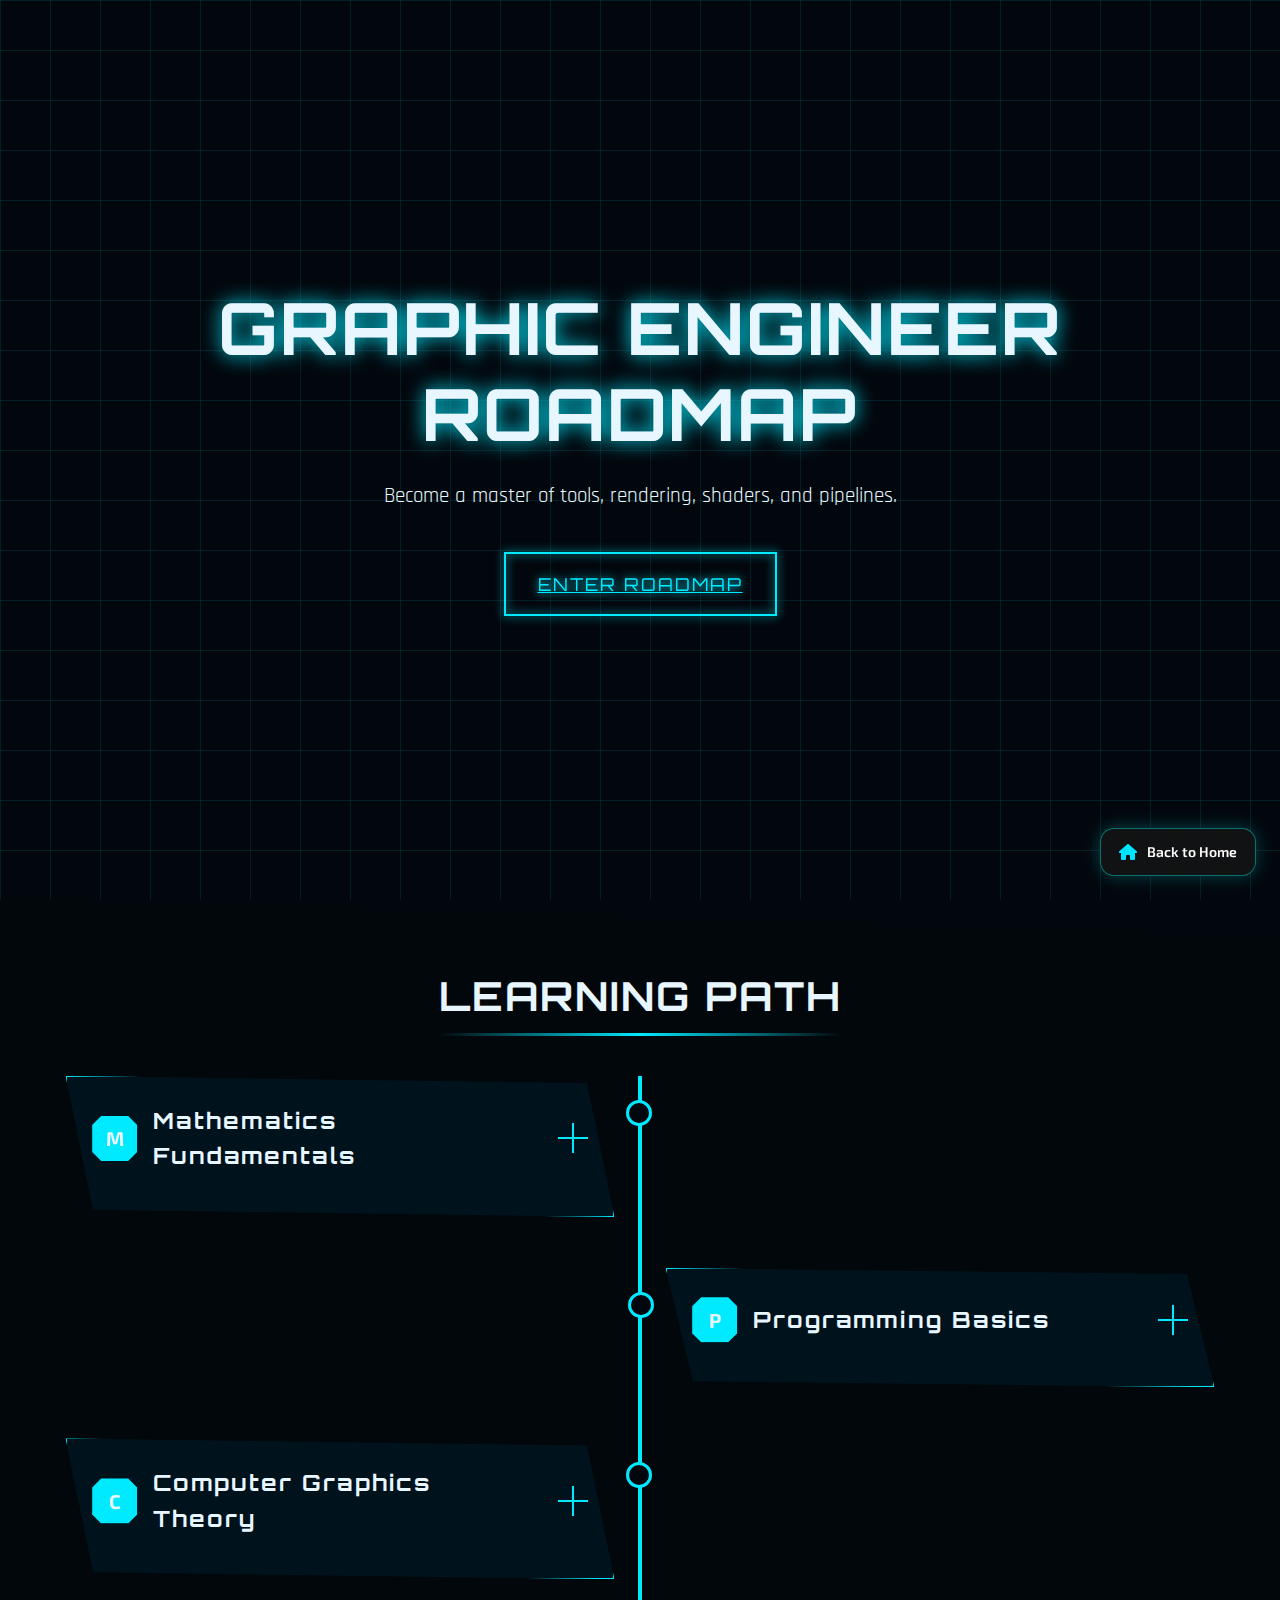
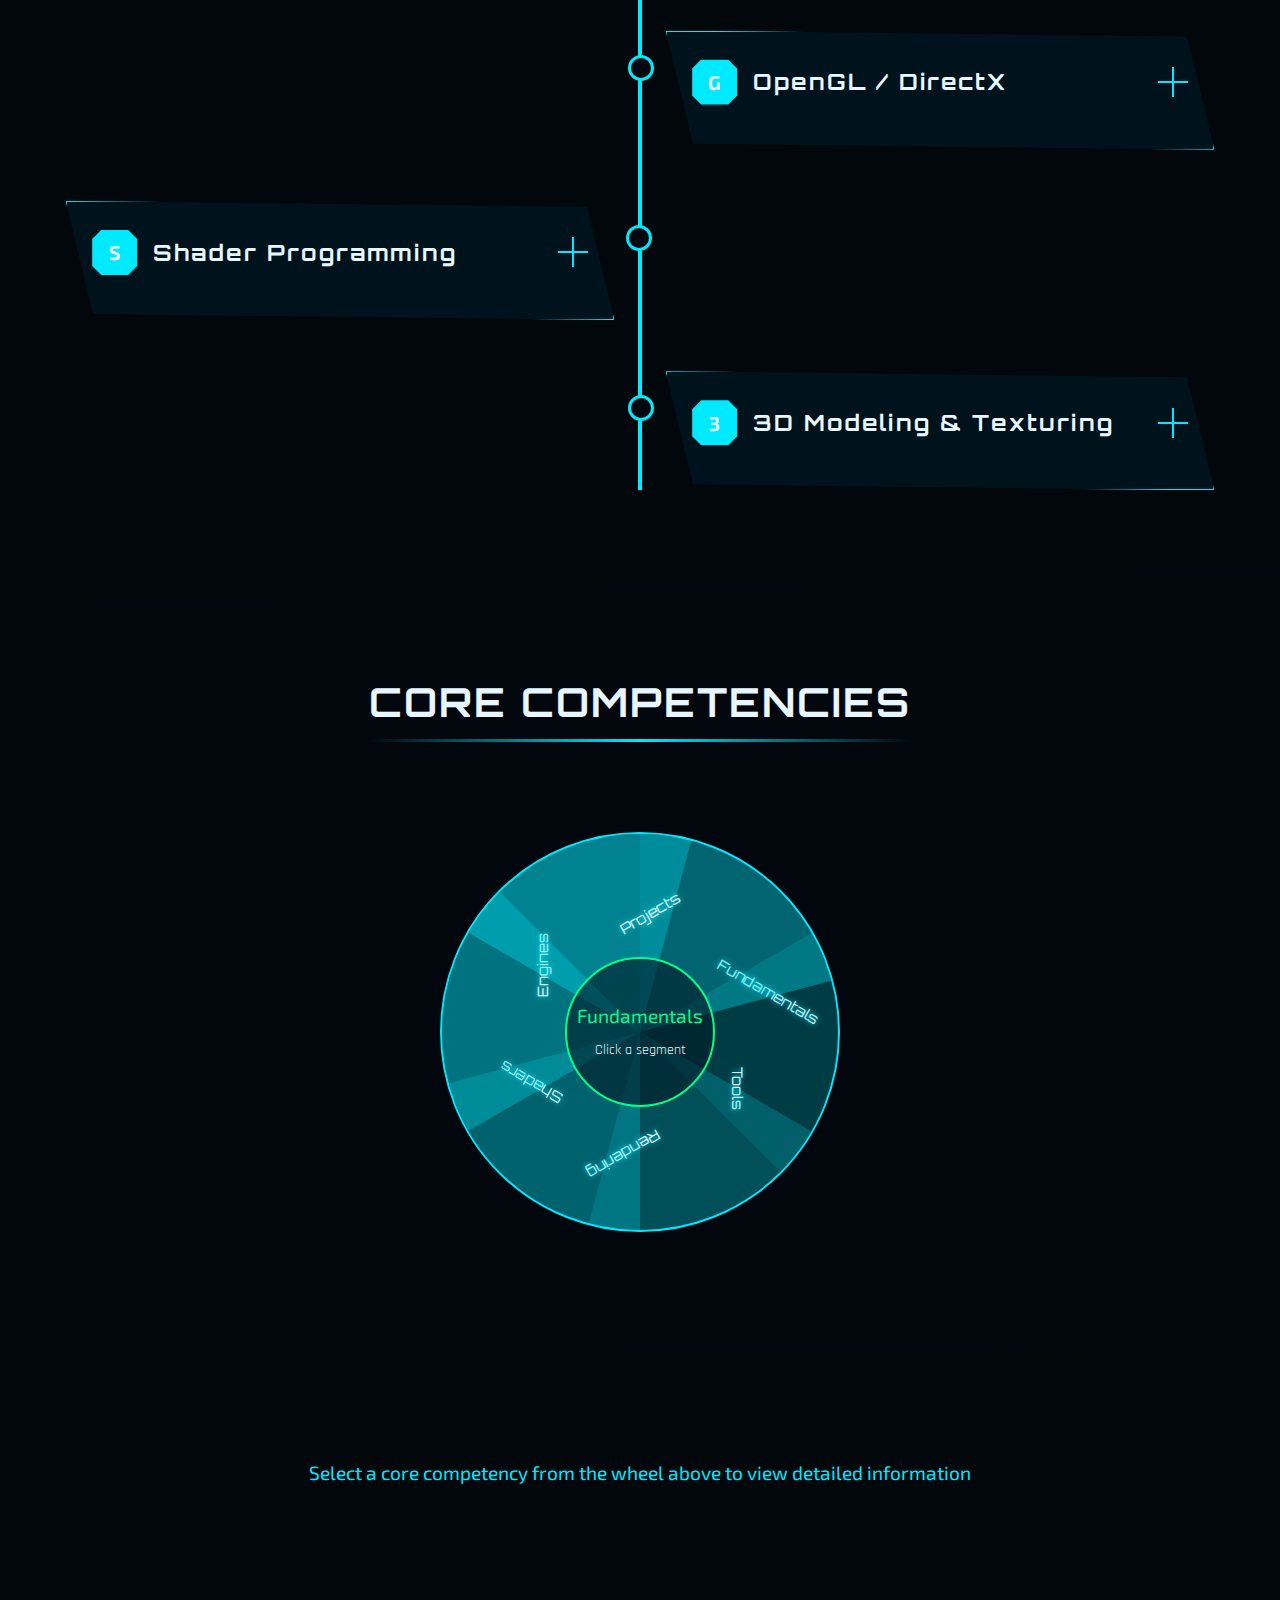
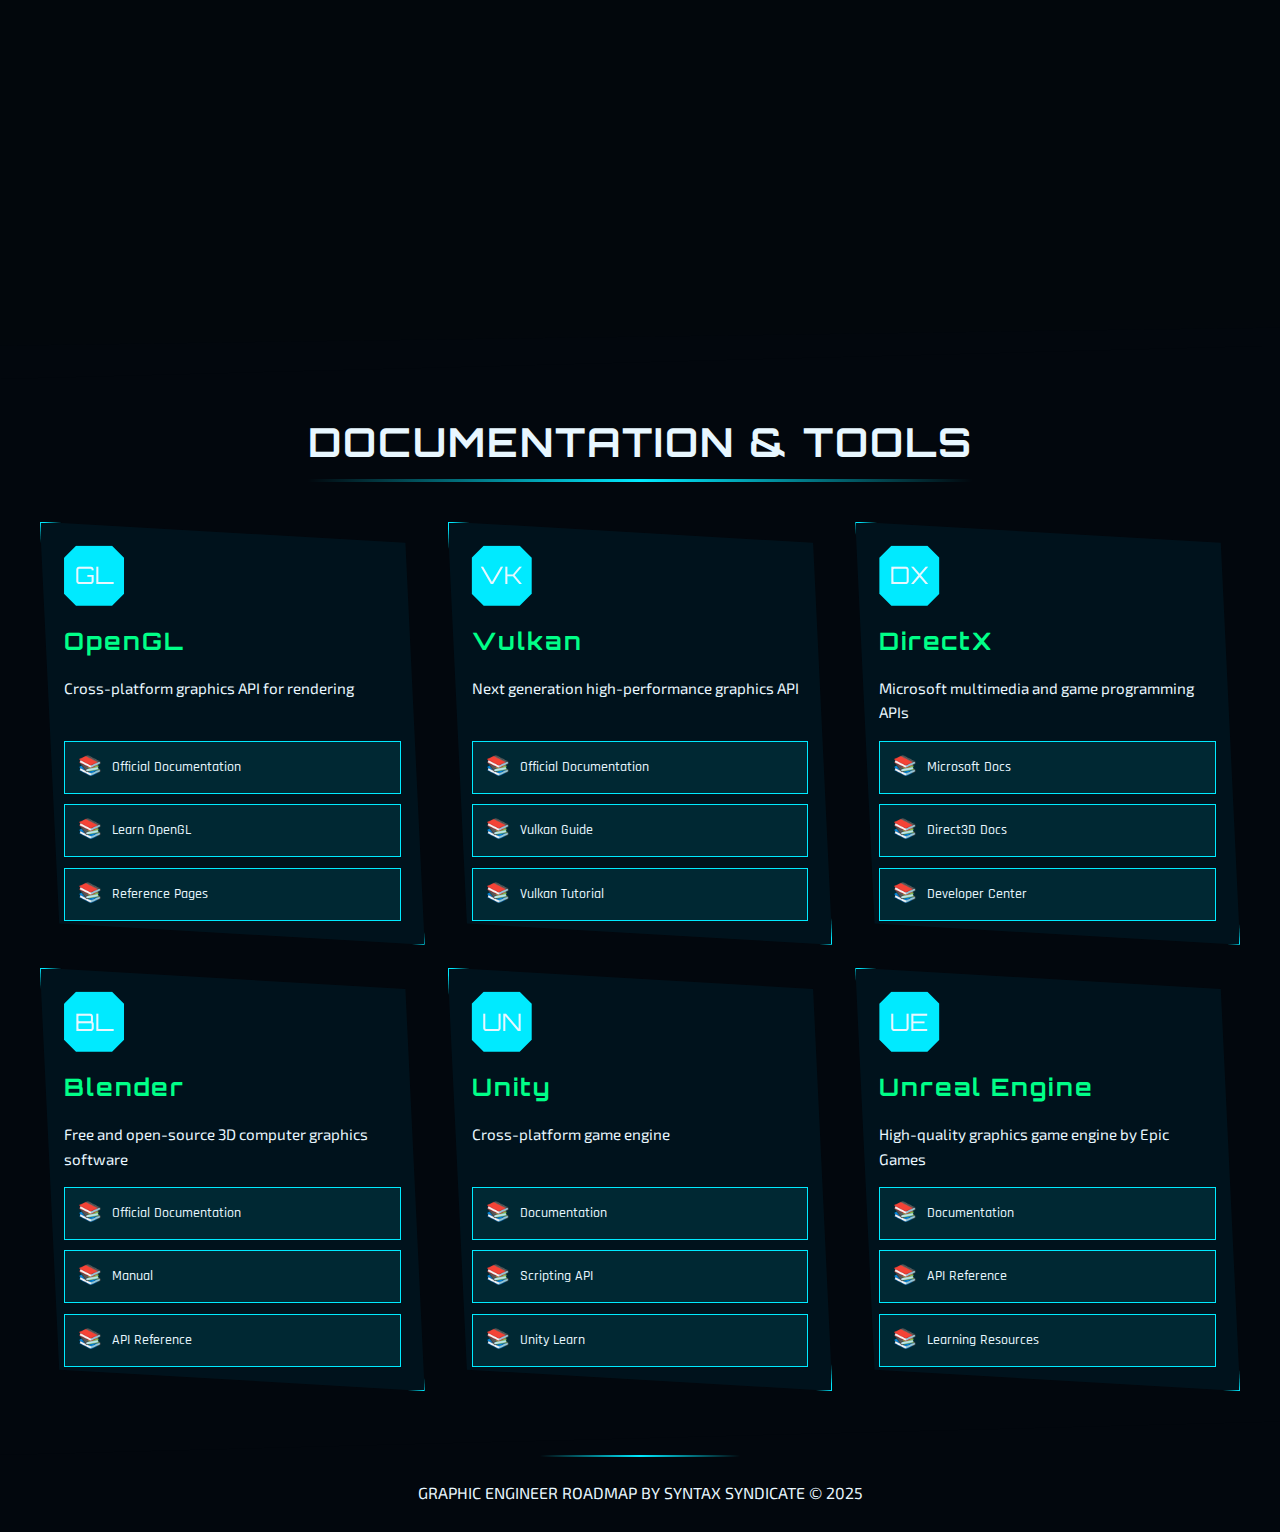
<file: graphic_Engineer.html>
<!DOCTYPE html>
<html lang="en">
<head>
    <meta charset="UTF-8">
    <meta name="viewport" content="width=device-width, initial-scale=1.0">
    <title>GRAPHIC ENGINEER ROADMAP</title>
    <link rel="preconnect" href="https://fonts.googleapis.com">
    <link rel="preconnect" href="https://fonts.gstatic.com" crossorigin>
    <script async src="https://pagead2.googlesyndication.com/pagead/js/adsbygoogle.js?client=ca-pub-5116839186846142"
     crossorigin="anonymous"></script>
         <link rel="stylesheet" href="https://cdnjs.cloudflare.com/ajax/libs/font-awesome/6.4.0/css/all.min.css">
    <link href="https://fonts.googleapis.com/css2?family=Orbitron:wght@400;500;700;900&family=Exo+2:wght@300;400;500&family=Rajdhani:wght@400;500;600;700&display=swap" rel="stylesheet">
    <script async src="https://pagead2.googlesyndication.com/pagead/js/adsbygoogle.js?client=ca-pub-5116839186846142"
     crossorigin="anonymous"></script>
    <style>
        :root {
            --bg: #02070d;
            --neon: #00eaff;
            --accent: #00ff88;
            --text: #e8f7ff;
            --dark-bg: rgba(2, 7, 13, 0.8);
            --card-bg: rgba(0, 26, 39, 0.6);
            --glow: 0 0 10px var(--neon), 0 0 20px var(--neon), 0 0 30px var(--neon);
            --accent-glow: 0 0 10px var(--accent), 0 0 20px var(--accent);
        }

        * {
            margin: 0;
            padding: 0;
            box-sizing: border-box;
        }

        html {
            scroll-behavior: smooth;
            font-size: clamp(12px, 2vw, 16px);
        }

        body {
            font-family: 'Exo 2', sans-serif;
            background-color: var(--bg);
            color: var(--text);
            overflow-x: hidden;
            line-height: 1.6;
        }

        h1, h2, h3, h4 {
            font-family: 'Orbitron', sans-serif;
            font-weight: 700;
            letter-spacing: clamp(0.5px, 0.5vw, 2px);
        }

        /* Hero Section */
        .hero {
            min-height: 100vh;
            display: flex;
            flex-direction: column;
            justify-content: center;
            align-items: center;
            position: relative;
            overflow: hidden;
            padding: clamp(1rem, 4vw, 3rem);
        }

        .grid-background {
            position: absolute;
            top: 0;
            left: 0;
            width: 100%;
            height: 100%;
            background-image: 
                linear-gradient(rgba(0, 234, 255, 0.1) 1px, transparent 1px),
                linear-gradient(90deg, rgba(0, 234, 255, 0.1) 1px, transparent 1px);
            background-size: 50px 50px;
            animation: gridMove 20s linear infinite;
            z-index: -1;
        }

        @keyframes gridMove {
            0% { transform: translate(0, 0); }
            100% { transform: translate(50px, 50px); }
        }

        .hero-title {
            font-size: clamp(1.5rem, 7vw, 4.5rem);
            text-align: center;
            margin-bottom: clamp(0.5rem, 2vw, 1.5rem);
            text-transform: uppercase;
            filter: drop-shadow(0 0 10px var(--neon));
            animation: pulse 3s infinite alternate;
            line-height: 1.2;
        }

        @keyframes pulse {
            0% { filter: drop-shadow(0 0 10px var(--neon)); }
            100% { filter: drop-shadow(0 0 20px var(--neon)) drop-shadow(0 0 30px var(--neon)); }
        }

        .hero-subtitle {
            font-family: 'Rajdhani', sans-serif;
            font-size: clamp(0.85rem, 3vw, 1.3rem);
            text-align: center;
            margin-bottom: clamp(1.5rem, 3vw, 3rem);
            max-width: 95%;
        }

        .enter-button {
            font-family: 'Orbitron', sans-serif;
            font-size: clamp(0.85rem, 2vw, 1.1rem);
            padding: clamp(0.6rem, 1.5vw, 1rem) clamp(1.2rem, 2.5vw, 2.5rem);
            background: transparent;
            color: var(--neon);
            border: 2px solid var(--neon);
            border-radius: 0;
            cursor: pointer;
            position: relative;
            overflow: hidden;
            transition: all 0.3s ease;
            text-transform: uppercase;
            letter-spacing: clamp(0.5px, 1vw, 2px);
            filter: drop-shadow(0 0 5px var(--neon));
        }

        .enter-button:hover {
            background-color: rgba(0, 234, 255, 0.1);
            filter: drop-shadow(0 0 10px var(--neon));
            transform: translateY(-5px);
        }

        /* Section Common Styles */
        section {
            padding: clamp(2rem, 5vw, 5rem) clamp(0.8rem, 3vw, 2rem);
            position: relative;
        }

        .section-title {
            font-size: clamp(1.3rem, 5vw, 2.5rem);
            text-align: center;
            margin-bottom: clamp(1.5rem, 4vw, 3rem);
            text-transform: uppercase;
            position: relative;
            display: inline-block;
            left: 50%;
            transform: translateX(-50%);
            max-width: 90%;
        }

        .section-title:after {
            content: '';
            position: absolute;
            bottom: clamp(-8px, -1vw, -12px);
            left: 0;
            width: 100%;
            height: 3px;
            background: linear-gradient(90deg, transparent, var(--neon), transparent);
        }

        /* Roadmap Section */
        .roadmap {
            background-color: var(--dark-bg);
            clip-path: polygon(0 0, 100% 3%, 100% 97%, 0 100%);
        }

        .timeline {
            max-width: 1200px;
            margin: 0 auto;
            position: relative;
        }

        .timeline:before {
            content: '';
            position: absolute;
            top: 0;
            bottom: 0;
            left: 50%;
            width: 4px;
            background: var(--neon);
            transform: translateX(-50%);
            filter: var(--glow);
        }

        .timeline-item {
            margin-bottom: clamp(2rem, 4vw, 4rem);
            position: relative;
            width: 50%;
            padding: 0 clamp(1rem, 2vw, 3rem);
        }

        .timeline-item:nth-child(odd) {
            left: 0;
        }

        .timeline-item:nth-child(even) {
            left: 50%;
        }

        .timeline-item:after {
            content: '';
            position: absolute;
            top: clamp(1.5rem, 1.5vw, 2rem);
            width: 20px;
            height: 20px;
            background: var(--bg);
            border: 3px solid var(--neon);
            border-radius: 50%;
            filter: var(--glow);
        }

        .timeline-item:nth-child(odd):after {
            right: clamp(-12px, -1.5vw, -10px);
        }

        .timeline-item:nth-child(even):after {
            left: clamp(-12px, -1.5vw, -10px);
        }

        .card {
            background: var(--card-bg);
            border: 1px solid var(--neon);
            clip-path: polygon(0 0, 95% 5%, 100% 100%, 5% 95%);
            padding: clamp(1rem, 2vw, 2rem);
            transition: all 0.3s ease;
            position: relative;
            overflow: hidden;
        }

        .card:hover {
            transform: translateY(-10px);
            filter: var(--glow);
        }

        .card-header {
            display: flex;
            align-items: center;
            margin-bottom: 1rem;
            cursor: pointer;
            gap: clamp(0.5rem, 1.5vw, 1rem);
            min-height: clamp(40px, 10vw, 50px);
        }

        .card-icon {
            min-width: clamp(35px, 7vw, 45px);
            width: clamp(35px, 7vw, 45px);
            height: clamp(35px, 7vw, 45px);
            background: var(--neon);
            clip-path: polygon(20% 0%, 80% 0%, 100% 20%, 100% 80%, 80% 100%, 20% 100%, 0% 80%, 0% 20%);
            display: flex;
            align-items: center;
            justify-content: center;
            filter: drop-shadow(0 0 5px var(--neon));
            font-weight: bold;
            font-size: clamp(12px, 3vw, 20px);
            flex-shrink: 0;
        }

        .card-title {
            font-size: clamp(0.9rem, 2.5vw, 1.4rem);
            flex: 1;
            min-width: 0;
        }

        .expand-toggle {
            width: 30px;
            height: 30px;
            position: relative;
            cursor: pointer;
            flex-shrink: 0;
        }

        .expand-toggle:before, .expand-toggle:after {
            content: '';
            position: absolute;
            background-color: var(--neon);
            transition: all 0.3s ease;
        }

        .expand-toggle:before {
            top: 50%;
            left: 0;
            width: 100%;
            height: 2px;
            transform: translateY(-50%);
        }

        .expand-toggle:after {
            left: 50%;
            top: 0;
            height: 100%;
            width: 2px;
            transform: translateX(-50%);
        }

        .expanded .expand-toggle:after {
            transform: translateX(-50%) rotate(90deg);
            opacity: 0;
        }

        .card-content {
            max-height: 0;
            overflow: hidden;
            transition: max-height 0.5s ease;
        }

        .expanded .card-content {
            max-height: 2000px;
        }

        .card-description {
            margin-bottom: 1rem;
            font-size: clamp(0.8rem, 1.8vw, 1rem);
        }

        .tools-list {
            display: flex;
            flex-wrap: wrap;
            gap: clamp(0.3rem, 0.8vw, 0.8rem);
            margin-bottom: 1rem;
        }

        .tool-tag {
            background: rgba(0, 234, 255, 0.1);
            border: 1px solid var(--neon);
            padding: clamp(0.2rem, 0.4vw, 0.4rem) clamp(0.4rem, 0.8vw, 0.8rem);
            font-size: clamp(0.6rem, 1.2vw, 0.8rem);
            border-radius: 2px;
        }

        .difficulty-meter {
            display: flex;
            margin-bottom: 1rem;
            gap: 0.5rem;
            align-items: center;
            flex-wrap: wrap;
        }

        .difficulty-label {
            font-family: 'Rajdhani', sans-serif;
            font-weight: 600;
            font-size: clamp(0.75rem, 1.3vw, 0.95rem);
            white-space: nowrap;
        }

        .difficulty-bars {
            display: flex;
            gap: 3px;
        }

        .difficulty-bar {
            width: clamp(15px, 3vw, 20px);
            height: 8px;
            background: rgba(255, 255, 255, 0.2);
        }

        .difficulty-bar.active {
            background: var(--accent);
            filter: var(--accent-glow);
        }

        .video-preview {
            width: 100%;
            height: clamp(120px, 25vw, 250px);
            background: rgba(0, 0, 0, 0.5);
            border: 1px solid var(--neon);
            display: flex;
            align-items: center;
            justify-content: center;
            margin-bottom: 1rem;
            position: relative;
            overflow: hidden;
        }

        .video-placeholder {
            width: 100%;
            height: 100%;
            background: linear-gradient(45deg, #001119, #003344);
            display: flex;
            align-items: center;
            justify-content: center;
            color: var(--neon);
            font-family: 'Orbitron', sans-serif;
            font-size: clamp(0.8rem, 1.8vw, 1.1rem);
            text-align: center;
            padding: 1rem;
        }

        .play-button {
            position: absolute;
            width: clamp(45px, 8vw, 60px);
            height: clamp(45px, 8vw, 60px);
            background: rgba(0, 234, 255, 0.7);
            clip-path: polygon(0 0, 0% 100%, 100% 50%);
            cursor: pointer;
            transition: all 0.3s ease;
        }

        .play-button:hover {
            background: var(--neon);
            transform: scale(1.1);
            filter: drop-shadow(0 0 10px var(--neon));
        }

        /* Skill Wheel Section */
        .skills {
            background-color: var(--bg);
            clip-path: polygon(0 3%, 100% 0, 100% 97%, 0 100%);
        }

        .wheel-container {
            max-width: 100%;
            margin: 0 auto;
            position: relative;
            height: clamp(280px, 70vw, 500px);
            display: flex;
            align-items: center;
            justify-content: center;
            padding: clamp(1rem, 2vw, 2rem);
        }

        .skill-wheel {
            width: clamp(220px, 55vw, 400px);
            height: clamp(220px, 55vw, 400px);
            border-radius: 50%;
            background: var(--dark-bg);
            border: 2px solid var(--neon);
            filter: var(--glow);
            position: relative;
        }

        .wheel-segment {
            position: absolute;
            width: 100%;
            height: 100%;
            clip-path: polygon(50% 50%, 50% 0%, 100% 0%, 100% 100%, 50% 50%);
            cursor: pointer;
            transition: all 0.3s ease;
            border-radius: 50%;
        }

        .wheel-segment:nth-child(1) { transform: rotate(0deg); background: rgba(0, 234, 255, 0.1); }
        .wheel-segment:nth-child(2) { transform: rotate(60deg); background: rgba(0, 234, 255, 0.15); }
        .wheel-segment:nth-child(3) { transform: rotate(120deg); background: rgba(0, 234, 255, 0.2); }
        .wheel-segment:nth-child(4) { transform: rotate(180deg); background: rgba(0, 234, 255, 0.25); }
        .wheel-segment:nth-child(5) { transform: rotate(240deg); background: rgba(0, 234, 255, 0.3); }
        .wheel-segment:nth-child(6) { transform: rotate(300deg); background: rgba(0, 234, 255, 0.35); }

        .wheel-segment:hover {
            background: rgba(0, 234, 255, 0.5);
            filter: drop-shadow(0 0 10px var(--neon));
        }

        .segment-label {
            position: absolute;
            top: 30%;
            left: 70%;
            transform: rotate(30deg);
            transform-origin: left;
            font-family: 'Orbitron', sans-serif;
            font-size: clamp(0.6rem, 1.2vw, 0.9rem);
            color: var(--text);
            text-shadow: 0 0 5px var(--neon);
            pointer-events: none;
            white-space: nowrap;
        }

        .wheel-center {
            position: absolute;
            top: 50%;
            left: 50%;
            transform: translate(-50%, -50%);
            width: clamp(90px, 20vw, 150px);
            height: clamp(90px, 20vw, 150px);
            background: var(--card-bg);
            border: 2px solid var(--accent);
            border-radius: 50%;
            display: flex;
            flex-direction: column;
            align-items: center;
            justify-content: center;
            text-align: center;
            padding: 1rem;
            filter: var(--accent-glow);
            z-index: 10;
        }

        .center-title {
            font-size: clamp(0.9rem, 2vw, 1.2rem);
            margin-bottom: 0.5rem;
            color: var(--accent);
        }

        .center-description {
            font-size: clamp(0.6rem, 1.2vw, 0.85rem);
            font-family: 'Rajdhani', sans-serif;
        }

        /* Competency Details Section */
        .competency-details {
            background-color: var(--dark-bg);
            clip-path: polygon(0 3%, 100% 0, 100% 97%, 0 100%);
            min-height: 600px;
            padding: clamp(2rem, 5vw, 5rem) clamp(0.8rem, 3vw, 2rem);
        }

        .details-container {
            max-width: 1200px;
            margin: 0 auto;
            display: none;
            animation: fadeIn 0.5s ease;
        }

        .details-container.active {
            display: block;
        }

        @keyframes fadeIn {
            from { opacity: 0; transform: translateY(20px); }
            to { opacity: 1; transform: translateY(0); }
        }

        .details-header {
            display: flex;
            align-items: center;
            margin-bottom: clamp(1.5rem, 3vw, 2rem);
            gap: clamp(0.8rem, 2vw, 1.5rem);
            flex-wrap: wrap;
        }

        .details-icon {
            width: clamp(45px, 10vw, 60px);
            height: clamp(45px, 10vw, 60px);
            background: var(--neon);
            clip-path: polygon(20% 0%, 80% 0%, 100% 20%, 100% 80%, 80% 100%, 20% 100%, 0% 80%, 0% 20%);
            display: flex;
            align-items: center;
            justify-content: center;
            font-family: 'Orbitron', sans-serif;
            font-size: clamp(1rem, 2.5vw, 1.5rem);
            filter: drop-shadow(0 0 5px var(--neon));
            flex-shrink: 0;
        }

        .details-title {
            font-size: clamp(1.3rem, 3.5vw, 2.5rem);
            color: var(--accent);
        }

        .details-description {
            font-size: clamp(0.85rem, 1.8vw, 1.1rem);
            margin-bottom: clamp(1.5rem, 2vw, 2rem);
        }

        .topics-grid {
            display: grid;
            grid-template-columns: repeat(auto-fit, minmax(clamp(200px, 100%, 300px), 1fr));
            gap: clamp(0.8rem, 1.5vw, 1.5rem);
            margin-bottom: clamp(1.5rem, 2vw, 2rem);
        }

        .topic-card {
            background: var(--card-bg);
            border: 1px solid var(--neon);
            clip-path: polygon(0 0, 95% 5%, 100% 100%, 5% 95%);
            padding: clamp(0.8rem, 1.5vw, 1.5rem);
            transition: all 0.3s ease;
        }

        .topic-card:hover {
            transform: translateY(-5px);
            filter: var(--glow);
        }

        .topic-title {
            font-size: clamp(0.9rem, 1.8vw, 1.2rem);
            margin-bottom: 0.5rem;
            color: var(--accent);
        }

        .topic-description {
            font-size: clamp(0.75rem, 1.3vw, 0.95rem);
        }

        .tools-section {
            margin-top: clamp(1.5rem, 2vw, 2rem);
        }

        .tools-title {
            font-size: clamp(1.1rem, 2.2vw, 1.5rem);
            margin-bottom: 1rem;
            color: var(--neon);
        }

        .tools-grid {
            display: grid;
            grid-template-columns: repeat(auto-fill, minmax(clamp(100px, 100%, 180px), 1fr));
            gap: clamp(0.6rem, 1vw, 1rem);
        }

        .tool-item {
            background: rgba(0, 234, 255, 0.1);
            border: 1px solid var(--neon);
            padding: clamp(0.6rem, 1vw, 1rem);
            text-align: center;
            transition: all 0.3s ease;
            font-size: clamp(0.7rem, 1.3vw, 0.95rem);
            word-break: break-word;
        }

        .tool-item:hover {
            background: rgba(0, 234, 255, 0.2);
            filter: drop-shadow(0 0 5px var(--neon));
        }

        .default-message {
            text-align: center;
            padding: clamp(2rem, 4vw, 3rem);
            font-size: clamp(0.95rem, 2vw, 1.2rem);
            color: var(--neon);
        }

        /* Documentation Section */
        .documentation {
            background-color: var(--bg);
            clip-path: polygon(0 3%, 100% 0, 100% 97%, 0 100%);
        }

        .docs-grid {
            max-width: 1200px;
            margin: 0 auto;
            display: grid;
            grid-template-columns: repeat(auto-fit, minmax(clamp(220px, 100%, 320px), 1fr));
            gap: clamp(1rem, 1.8vw, 2rem);
        }

        .doc-card {
            background: var(--card-bg);
            border: 1px solid var(--neon);
            clip-path: polygon(0 0, 95% 5%, 100% 100%, 5% 95%);
            padding: clamp(1rem, 1.8vw, 2rem);
            transition: all 0.3s ease;
            display: flex;
            flex-direction: column;
            height: 100%;
        }

        .doc-card:hover {
            transform: translateY(-10px);
            filter: var(--glow);
        }

        .doc-icon {
            width: clamp(45px, 10vw, 60px);
            height: clamp(45px, 10vw, 60px);
            margin-bottom: 1rem;
            background: var(--neon);
            clip-path: polygon(20% 0%, 80% 0%, 100% 20%, 100% 80%, 80% 100%, 20% 100%, 0% 80%, 0% 20%);
            display: flex;
            align-items: center;
            justify-content: center;
            font-family: 'Orbitron', sans-serif;
            font-size: clamp(0.9rem, 2vw, 1.5rem);
            filter: drop-shadow(0 0 5px var(--neon));
        }

        .doc-title {
            font-size: clamp(1rem, 2.2vw, 1.5rem);
            margin-bottom: 1rem;
            color: var(--accent);
        }

        .doc-description {
            flex: 1;
            margin-bottom: 1rem;
            font-size: clamp(0.8rem, 1.5vw, 0.95rem);
        }

        .doc-links {
            display: flex;
            flex-direction: column;
            gap: clamp(0.4rem, 0.8vw, 0.8rem);
        }

        .doc-link {
            display: flex;
            align-items: center;
            padding: clamp(0.5rem, 0.8vw, 0.8rem) clamp(0.6rem, 1vw, 1rem);
            background: rgba(0, 234, 255, 0.1);
            border: 1px solid var(--neon);
            color: var(--text);
            text-decoration: none;
            transition: all 0.3s ease;
            font-family: 'Rajdhani', sans-serif;
            font-weight: 500;
            font-size: clamp(0.75rem, 1.3vw, 0.9rem);
            min-height: 35px;
        }

        .doc-link:hover {
            background: rgba(0, 234, 255, 0.2);
            transform: translateX(5px);
            filter: drop-shadow(0 0 5px var(--neon));
        }

        .doc-link:before {
            content: '📚';
            margin-right: clamp(0.5rem, 0.8vw, 0.8rem);
            font-size: clamp(0.9rem, 1.8vw, 1.2rem);
            flex-shrink: 0;
        }

        /* Modal */
        .modal {
            display: none;
            position: fixed;
            top: 0;
            left: 0;
            width: 100%;
            height: 100%;
            background: rgba(2, 7, 13, 0.95);
            z-index: 1000;
            align-items: center;
            justify-content: center;
            padding: clamp(1rem, 2vw, 2rem);
            overflow-y: auto;
        }

        .modal-content {
            background: var(--card-bg);
            border: 2px solid var(--neon);
            clip-path: polygon(0 0, 95% 5%, 100% 100%, 5% 95%);
            width: 100%;
            max-width: 800px;
            padding: clamp(1.2rem, 1.8vw, 2rem);
            position: relative;
            filter: var(--glow);
        }

        .close-modal {
            position: absolute;
            top: clamp(0.5rem, 1vw, 1rem);
            right: clamp(0.5rem, 1vw, 1rem);
            background: transparent;
            border: none;
            color: var(--neon);
            font-size: clamp(1.2rem, 2vw, 1.8rem);
            cursor: pointer;
            width: 35px;
            height: 35px;
            display: flex;
            align-items: center;
            justify-content: center;
        }

        .modal-video {
            width: 100%;
            height: clamp(150px, 40vw, 400px);
            background: #000;
            margin-bottom: 1rem;
            display: flex;
            align-items: center;
            justify-content: center;
            color: var(--neon);
            font-family: 'Orbitron', sans-serif;
            font-size: clamp(0.85rem, 1.8vw, 1.2rem);
            text-align: center;
        }

        .modal-title {
            font-size: clamp(1.1rem, 2.5vw, 1.5rem);
            margin-bottom: 1rem;
            color: var(--accent);
        }

        .modal-description {
            margin-bottom: 1rem;
            font-size: clamp(0.8rem, 1.5vw, 0.95rem);
        }

        /* Bookmark System */
        .bookmark-btn {
            position: fixed;
            bottom: clamp(1rem, 3vw, 2rem);
            right: clamp(1rem, 3vw, 2rem);
            width: clamp(50px, 12vw, 60px);
            height: clamp(50px, 12vw, 60px);
            background: var(--card-bg);
            border: 2px solid var(--neon);
            border-radius: 50%;
            display: flex;
            align-items: center;
            justify-content: center;
            cursor: pointer;
            z-index: 100;
            transition: all 0.3s ease;
            filter: drop-shadow(0 0 5px var(--neon));
        }

        .bookmark-btn:hover {
            transform: scale(1.1);
            filter: var(--glow);
        }

        .bookmark-panel {
            position: fixed;
            bottom: clamp(1rem, 3vw, 2rem);
            right: clamp(1rem, 3vw, 2rem);
            width: clamp(220px, 80vw, 300px);
            background: var(--card-bg);
            border: 2px solid var(--neon);
            clip-path: polygon(0 0, 95% 5%, 100% 100%, 5% 95%);
            padding: clamp(1rem, 1.5vw, 1.5rem);
            z-index: 99;
            display: none;
            filter: var(--glow);
            max-height: 400px;
            overflow: hidden;
            flex-direction: column;
        }

        .bookmark-panel.active {
            display: flex;
        }

        .bookmark-title {
            font-size: clamp(0.95rem, 1.8vw, 1.2rem);
            margin-bottom: 1rem;
            color: var(--accent);
            text-align: center;
        }

        .bookmark-list {
            flex: 1;
            overflow-y: auto;
            margin-bottom: 1rem;
        }

        .bookmark-item {
            padding: clamp(0.4rem, 0.8vw, 0.6rem);
            border-bottom: 1px solid rgba(0, 234, 255, 0.3);
            display: flex;
            justify-content: space-between;
            align-items: center;
            gap: 0.5rem;
        }

        .bookmark-item:last-child {
            border-bottom: none;
        }

        .bookmark-item-title {
            font-size: clamp(0.75rem, 1.3vw, 0.9rem);
            flex: 1;
            min-width: 0;
            word-break: break-word;
        }

        .bookmark-remove {
            background: transparent;
            border: none;
            color: var(--neon);
            cursor: pointer;
            font-size: clamp(1rem, 1.5vw, 1.2rem);
            flex-shrink: 0;
        }

        .progress-bar {
            height: 5px;
            background: rgba(255, 255, 255, 0.1);
            margin-top: 0.5rem;
            position: relative;
        }

        .progress-fill {
            height: 100%;
            background: var(--accent);
            width: 0%;
            transition: width 0.5s ease;
            filter: var(--accent-glow);
        }

        .progress-text {
            text-align: center;
            margin-top: 0.5rem;
            font-family: 'Rajdhani', sans-serif;
            font-size: clamp(0.7rem, 1.2vw, 0.85rem);
        }

        /* Footer */
        footer {
            padding: clamp(1.5rem, 2vw, 3rem) clamp(0.8rem, 3vw, 2rem);
            text-align: center;
            position: relative;
        }

        footer:before {
            content: '';
            position: absolute;
            top: 0;
            left: 50%;
            transform: translateX(-50%);
            width: 200px;
            height: 2px;
            background: linear-gradient(90deg, transparent, var(--neon), transparent);
        }

        .footer-links {
            display: flex;
            justify-content: center;
            gap: clamp(1rem, 3vw, 2rem);
            margin-top: 1rem;
            flex-wrap: wrap;
        }

        .footer-link {
            color: var(--neon);
            text-decoration: none;
            font-family: 'Rajdhani', sans-serif;
            font-weight: 600;
            transition: all 0.3s ease;
            font-size: clamp(0.8rem, 1.5vw, 1rem);
        }

        .footer-link:hover {
            color: var(--accent);
            filter: drop-shadow(0 0 5px var(--accent));
        }

        /* Tablet and Mobile Responsive */
        @media (max-width: 1024px) {
            .timeline:before {
                left: 40px;
            }

            .timeline-item {
                width: 100%;
                padding-left: 80px;
                padding-right: 0;
            }

            .timeline-item:nth-child(even) {
                left: 0;
            }

            .timeline-item:after {
                left: 30px !important;
            }
        }

        @media (max-width: 640px) {
            .timeline:before {
                left: 30px;
            }

            .timeline-item {
                width: 100%;
                padding-left: 70px;
                padding-right: 0;
                margin-bottom: clamp(1.5rem, 3vw, 3rem);
            }

            .timeline-item:nth-child(even) {
                left: 0;
            }

            .timeline-item:after {
                left: 20px !important;
            }

            .card-header {
                flex-wrap: wrap;
            }

            .card-title {
                min-width: 100%;
            }

            .wheel-container {
                height: clamp(250px, 65vw, 400px);
            }

            .topics-grid {
                grid-template-columns: 1fr;
            }

            .docs-grid {
                grid-template-columns: 1fr;
            }

            .details-header {
                flex-direction: column;
                text-align: center;
            }

            .details-icon {
                margin-bottom: 1rem;
            }
        }
.back-home-btn{
  position: fixed;
  bottom: 24px;
  right: 24px;
  display: flex;
  align-items: center;
  gap: 10px;

  padding: 12px 18px;
  background: rgba(20, 20, 20, 0.85);
  backdrop-filter: blur(14px);
  -webkit-backdrop-filter: blur(14px);

  border: 1px solid rgba(0, 255, 255, 0.4);
  border-radius: 14px;

  color: #ffffff;
  text-decoration: none;
  font-weight: 600;
  font-size: 14px;

  box-shadow: 0 0 18px rgba(0, 255, 255, 0.25);
  transition: all 0.25s ease;
  z-index: 999;
}

.back-home-btn i{
  font-size: 16px;
  color: #00e5ff;
}

.back-home-btn:hover{
  transform: translateY(-4px);
  box-shadow: 0 0 28px rgba(0, 255, 255, 0.45);
  background: rgba(20, 20, 20, 0.95);
}

/* Mobile tweak */
@media (max-width: 600px){
  .back-home-btn{
    bottom: 16px;
    right: 16px;
    padding: 10px 14px;
    font-size: 13px;
  }
}

    </style>
</head>
<body>
    <!-- Hero Section -->
    <section class="hero" id="hero">
        <div class="grid-background"></div>
        <h1 class="hero-title">GRAPHIC ENGINEER ROADMAP</h1>
        <p class="hero-subtitle">Become a master of tools, rendering, shaders, and pipelines.</p>
        <a href="#roadmap" class="enter-button">ENTER ROADMAP</a>

    </section>

    <!-- Roadmap Section -->
    <section class="roadmap" id="roadmap">
        <h2 class="section-title">Learning Path</h2>
        <div class="timeline">
            <!-- Timeline items generated by JavaScript -->
        </div>
    </section>

    <!-- Skill Wheel Section -->
    <section class="skills" id="skills">
        <h2 class="section-title">Core Competencies</h2>
        <div class="wheel-container">
            <div class="skill-wheel" id="skillWheel">
                <div class="wheel-segment" data-segment="fundamentals">
                    <span class="segment-label">Fundamentals</span>
                </div>
                <div class="wheel-segment" data-segment="tools">
                    <span class="segment-label">Tools</span>
                </div>
                <div class="wheel-segment" data-segment="rendering">
                    <span class="segment-label">Rendering</span>
                </div>
                <div class="wheel-segment" data-segment="shaders">
                    <span class="segment-label">Shaders</span>
                </div>
                <div class="wheel-segment" data-segment="engines">
                    <span class="segment-label">Engines</span>
                </div>
                <div class="wheel-segment" data-segment="projects">
                    <span class="segment-label">Projects</span>
                </div>
            </div>
            <div class="wheel-center">
                <div class="center-title" id="centerTitle">Fundamentals</div>
                <div class="center-description" id="centerDescription">Click a segment</div>
            </div>
        </div>
    </section>

    <!-- Competency Details Section -->
    <section class="competency-details" id="competencyDetails">
        <div class="default-message" id="defaultMessage">
            Select a core competency from the wheel above to view detailed information
        </div>
    </section>

    <!-- Documentation Section -->
    <section class="documentation" id="documentation">
        <h2 class="section-title">Documentation & Tools</h2>
        <div class="docs-grid">
            <!-- Documentation cards generated by JavaScript -->
        </div>
    </section>


    <!-- Video Modal -->
    <div class="modal" id="videoModal">
        <div class="modal-content">
            <button class="close-modal" id="closeModal">&times;</button>
            <div class="modal-video" id="modalVideo">Video Player</div>
            <h3 class="modal-title" id="modalTitle">Video Title</h3>
            <p class="modal-description" id="modalDescription">Video description</p>
        </div>
    </div>
<a href="/index.html" class="back-home-btn">
  <i class="fas fa-home"></i>
  <span>Back to Home</span>
</a>

    <!-- Footer -->
    <footer>
        <p>GRAPHIC ENGINEER ROADMAP BY SYNTAX SYNDICATE &copy; 2025</p>

    </footer>

    <script>
        const roadmapData = [
            {
                id: 1,
                title: "Mathematics Fundamentals",
                icon: "M",
                description: "Master linear algebra, calculus, and geometry essential for computer graphics.",
                tools: ["Linear Algebra", "Calculus", "Geometry"],
                difficulty: 3,
                youtubeUrl: "https://youtu.be/fNk_zzaMoSs?si=EieMqbIYVfjkmKdO"
            },
            {
                id: 2,
                title: "Programming Basics",
                icon: "P",
                description: "Learn C++ and Python as primary languages for graphics programming.",
                tools: ["C++", "Python", "Data Structures"],
                difficulty: 2,
                youtubeUrl: "https://youtu.be/e7sAf4SbS_g?si=OFQzLbPTty0Nourk"
            },
            {
                id: 3,
                title: "Computer Graphics Theory",
                icon: "C",
                description: "Understand rasterization, ray tracing, and the graphics pipeline.",
                tools: ["Rasterization", "Ray Tracing", "Pipeline"],
                difficulty: 4,
                youtubeUrl: "https://youtube.com/playlist?list=PLYwpaL_SFmcAtxMe7ahYC4ZYjQHun_b-T"
            },
            {
                id: 4,
                title: "OpenGL / DirectX",
                icon: "G",
                description: "Get hands-on with graphics APIs for real-time rendering.",
                tools: ["OpenGL", "DirectX", "Vulkan"],
                difficulty: 4,
                youtubeUrl: "https://youtu.be/45MIykWJ-C4?si=ZzAwrv8nclcddgcw"
            },
            {
                id: 5,
                title: "Shader Programming",
                icon: "S",
                description: "Write vertex, fragment, and compute shaders for GPU processing.",
                tools: ["GLSL", "HLSL", "ShaderLab"],
                difficulty: 5,
                youtubeUrl: "https://youtu.be/oKbCaj1J6EI?si=0gyaCy0jVHJl1CIu"
            },
            {
                id: 6,
                title: "3D Modeling & Texturing",
                icon: "3",
                description: "Create and optimize 3D models with proper UV mapping and textures.",
                tools: ["Blender", "Maya", "Substance"],
                difficulty: 3,
                youtubeUrl: "https://youtu.be/axglfkaFgYE?si=r90by6RlRvJnqB-r"
            }
        ];

        const competencyData = {
            fundamentals: {
                title: "Fundamentals",
                icon: "F",
                description: "Core mathematical and programming concepts that form the foundation of computer graphics.",
                topics: [
                    { title: "Linear Algebra", description: "Vectors, matrices, transformations" },
                    { title: "Calculus", description: "Animation and physics simulation" },
                    { title: "Geometry", description: "Geometric primitives and spatial relationships" },
                    { title: "Algorithms", description: "Essential algorithms for graphics computations" },
                    { title: "Computer Architecture", description: "CPU/GPU and memory hierarchy" }
                ],
                tools: ["C++", "Python", "MATLAB", "NumPy", "Eigen"]
            },
            tools: {
                title: "Tools & Software",
                icon: "T",
                description: "Industry-standard software and development tools used in graphics programming.",
                topics: [
                    { title: "3D Modeling", description: "Blender, Maya, 3ds Max" },
                    { title: "Texturing", description: "Substance Painter, Photoshop" },
                    { title: "Development", description: "Visual Studio, CLion, VS Code" },
                    { title: "Profilers", description: "RenderDoc, Nsight, Intel GPA" },
                    { title: "Version Control", description: "Git, Perforce for management" }
                ],
                tools: ["Blender", "Maya", "Substance Suite", "Visual Studio", "RenderDoc"]
            },
            rendering: {
                title: "Rendering Techniques",
                icon: "R",
                description: "Methods and algorithms for generating images from 3D scene descriptions.",
                topics: [
                    { title: "Rasterization", description: "Real-time rendering pipeline" },
                    { title: "Ray Tracing", description: "Physically-based light transport" },
                    { title: "Global Illumination", description: "Radiosity and path tracing" },
                    { title: "Real-time Rendering", description: "Optimized techniques" },
                    { title: "Post-processing", description: "Effects and anti-aliasing" }
                ],
                tools: ["OpenGL", "DirectX", "Vulkan", "Metal", "OptiX"]
            },
            shaders: {
                title: "Shader Programming",
                icon: "S",
                description: "GPU programming for implementing visual effects and rendering algorithms.",
                topics: [
                    { title: "Vertex Shaders", description: "Transform vertex positions" },
                    { title: "Fragment Shaders", description: "Calculate color and properties" },
                    { title: "Compute Shaders", description: "General-purpose GPU computing" },
                    { title: "Shader Languages", description: "GLSL, HLSL, and ecosystems" },
                    { title: "Advanced Shading", description: "PBR and procedural generation" }
                ],
                tools: ["GLSL", "HLSL", "CUDA", "OpenCL", "ShaderToy"]
            },
            engines: {
                title: "Graphics Engines",
                icon: "E",
                description: "Frameworks and engines that provide graphics rendering capabilities.",
                topics: [
                    { title: "Game Engines", description: "Unity, Unreal Engine" },
                    { title: "Rendering Frameworks", description: "Custom engine development" },
                    { title: "Scene Management", description: "Spatial data structures" },
                    { title: "Asset Pipelines", description: "Importing and optimizing assets" },
                    { title: "Engine Architecture", description: "Component systems" }
                ],
                tools: ["Unity", "Unreal Engine", "Ogre3D", "Three.js", "Babylon.js"]
            },
            projects: {
                title: "Practical Applications",
                icon: "P",
                description: "Real-world projects and applications of graphics programming knowledge.",
                topics: [
                    { title: "Ray Tracer", description: "Real-time rendering" },
                    { title: "Terrain Generator", description: "Procedural landscapes" },
                    { title: "PBR Materials", description: "Material systems" },
                    { title: "Volumetric Effects", description: "Cloud rendering" },
                    { title: "Particle System", description: "GPU-based particles" }
                ],
                tools: ["Custom Projects", "Open Source", "Research Papers", "Portfolio"]
            }
        };

        const documentationData = [
            { title: "OpenGL", icon: "GL", description: "Cross-platform graphics API for rendering", links: [
                { name: "Official Documentation", url: "https://www.khronos.org/opengl/" },
                { name: "Learn OpenGL", url: "https://learnopengl.com/" },
                { name: "Reference Pages", url: "https://www.khronos.org/registry/OpenGL-Refpages/" }
            ]},
            { title: "Vulkan", icon: "VK", description: "Next generation high-performance graphics API", links: [
                { name: "Official Documentation", url: "https://www.vulkan.org/" },
                { name: "Vulkan Guide", url: "https://vkguide.dev/" },
                { name: "Vulkan Tutorial", url: "https://vulkan-tutorial.com/" }
            ]},
            { title: "DirectX", icon: "DX", description: "Microsoft multimedia and game programming APIs", links: [
                { name: "Microsoft Docs", url: "https://docs.microsoft.com/en-us/windows/win32/directx" },
                { name: "Direct3D Docs", url: "https://docs.microsoft.com/en-us/windows/win32/direct3d" },
                { name: "Developer Center", url: "https://developer.microsoft.com/en-us/windows/directx" }
            ]},
            { title: "Blender", icon: "BL", description: "Free and open-source 3D computer graphics software", links: [
                { name: "Official Documentation", url: "https://docs.blender.org/" },
                { name: "Manual", url: "https://docs.blender.org/manual/en/latest/" },
                { name: "API Reference", url: "https://docs.blender.org/api/current/" }
            ]},
            { title: "Unity", icon: "UN", description: "Cross-platform game engine", links: [
                { name: "Documentation", url: "https://docs.unity3d.com/Manual/index.html" },
                { name: "Scripting API", url: "https://docs.unity3d.com/ScriptReference/index.html" },
                { name: "Unity Learn", url: "https://learn.unity.com/" }
            ]},
            { title: "Unreal Engine", icon: "UE", description: "High-quality graphics game engine by Epic Games", links: [
                { name: "Documentation", url: "https://docs.unrealengine.com/" },
                { name: "API Reference", url: "https://docs.unrealengine.com/API/index.html" },
                { name: "Learning Resources", url: "https://www.unrealengine.com/en-US/onlinelearning-courses" }
            ]}
        ];

        document.addEventListener('DOMContentLoaded', function() {
            generateRoadmap();
            generateCompetencyDetails();
            generateDocumentation();
            setupSkillWheel();
            setupBookmarkSystem();
            setupModal();
            
            document.getElementById('enterButton').addEventListener('click', function() {
                document.getElementById('roadmap').scrollIntoView({ behavior: 'smooth' });
            });
        });

        function generateRoadmap() {
            const timeline = document.querySelector('.timeline');
            roadmapData.forEach((item, index) => {
                const timelineItem = document.createElement('div');
                timelineItem.className = 'timeline-item';
                
                let difficultyBars = '';
                for (let i = 1; i <= 5; i++) {
                    difficultyBars += `<div class="difficulty-bar ${i <= item.difficulty ? 'active' : ''}"></div>`;
                }
                
                timelineItem.innerHTML = `
                    <div class="card">
                        <div class="card-header">
                            <div class="card-icon">${item.icon}</div>
                            <h3 class="card-title">${item.title}</h3>
                            <div class="expand-toggle"></div>
                        </div>
                        <div class="card-content">
                            <p class="card-description">${item.description}</p>
                            <div class="tools-list">
                                ${item.tools.map(tool => `<span class="tool-tag">${tool}</span>`).join('')}
                            </div>
                            <div class="difficulty-meter">
                                <span class="difficulty-label">Difficulty:</span>
                                <div class="difficulty-bars">${difficultyBars}</div>
                            </div>
                            <div class="video-preview">
                                <div class="video-placeholder">${item.title}</div>
                                <div class="play-button" data-youtube="${item.youtubeUrl}"></div>
                            </div>
                        </div>
                    </div>
                `;
                
                timeline.appendChild(timelineItem);
                
                const cardHeader = timelineItem.querySelector('.card-header');
                cardHeader.addEventListener('click', function() {
                    this.parentElement.classList.toggle('expanded');
                });
                
                const playButton = timelineItem.querySelector('.play-button');
                playButton.addEventListener('click', function(e) {
                    e.stopPropagation();
                    const youtubeUrl = this.getAttribute('data-youtube');
                    const videoId = youtubeUrl.split('v=')[1] || youtubeUrl.split('/').pop();
                    openModal(item.title, item.description, videoId);
                });
            });
        }

        function generateCompetencyDetails() {
            const competencyDetails = document.getElementById('competencyDetails');
            Object.keys(competencyData).forEach(key => {
                const competency = competencyData[key];
                const detailsContainer = document.createElement('div');
                detailsContainer.className = 'details-container';
                detailsContainer.id = `details-${key}`;
                
                const topicsHTML = competency.topics.map(topic => `
                    <div class="topic-card">
                        <h4 class="topic-title">${topic.title}</h4>
                        <p class="topic-description">${topic.description}</p>
                    </div>
                `).join('');
                
                const toolsHTML = competency.tools.map(tool => `<div class="tool-item">${tool}</div>`).join('');
                
                detailsContainer.innerHTML = `
                    <div class="details-header">
                        <div class="details-icon">${competency.icon}</div>
                        <h2 class="details-title">${competency.title}</h2>
                    </div>
                    <p class="details-description">${competency.description}</p>
                    <div class="topics-grid">${topicsHTML}</div>
                    <div class="tools-section">
                        <h3 class="tools-title">Tools & Technologies</h3>
                        <div class="tools-grid">${toolsHTML}</div>
                    </div>
                `;
                
                competencyDetails.appendChild(detailsContainer);
            });
        }

        function generateDocumentation() {
            const docsGrid = document.querySelector('.docs-grid');
            documentationData.forEach(doc => {
                const docCard = document.createElement('div');
                docCard.className = 'doc-card';
                
                const linksHTML = doc.links.map(link => `
                    <a href="${link.url}" target="_blank" class="doc-link">${link.name}</a>
                `).join('');
                
                docCard.innerHTML = `
                    <div class="doc-icon">${doc.icon}</div>
                    <h3 class="doc-title">${doc.title}</h3>
                    <p class="doc-description">${doc.description}</p>
                    <div class="doc-links">${linksHTML}</div>
                `;
                
                docsGrid.appendChild(docCard);
            });
        }

        function setupSkillWheel() {
            const segments = document.querySelectorAll('.wheel-segment');
            const centerTitle = document.getElementById('centerTitle');
            const centerDescription = document.getElementById('centerDescription');
            const defaultMessage = document.getElementById('defaultMessage');
            
            segments.forEach(segment => {
                segment.addEventListener('click', function() {
                    const segmentType = this.getAttribute('data-segment');
                    const data = competencyData[segmentType];
                    
                    centerTitle.textContent = data.title;
                    centerDescription.textContent = "View details below";
                    
                    document.querySelectorAll('.details-container').forEach(container => {
                        container.classList.remove('active');
                    });
                    
                    defaultMessage.style.display = 'none';
                    document.getElementById(`details-${segmentType}`).classList.add('active');
                    document.getElementById('competencyDetails').scrollIntoView({ behavior: 'smooth' });
                });
            });
        }

        function setupBookmarkSystem() {
            const bookmarkBtn = document.getElementById('bookmarkBtn');
            const bookmarkPanel = document.getElementById('bookmarkPanel');
            
            bookmarkBtn.addEventListener('click', function() {
                bookmarkPanel.classList.toggle('active');
            });
            
            document.addEventListener('click', function(e) {
                if (!bookmarkBtn.contains(e.target) && !bookmarkPanel.contains(e.target)) {
                    bookmarkPanel.classList.remove('active');
                }
            });
        }

        function setupModal() {
            const modal = document.getElementById('videoModal');
            const closeBtn = document.getElementById('closeModal');
            
            closeBtn.addEventListener('click', function() {
                modal.style.display = 'none';
            });
            
            modal.addEventListener('click', function(e) {
                if (e.target === modal) {
                    modal.style.display = 'none';
                }
            });
        }

        function openModal(title, description, videoId) {
            const modal = document.getElementById('videoModal');
            const modalTitle = document.getElementById('modalTitle');
            const modalDescription = document.getElementById('modalDescription');
            const modalVideo = document.getElementById('modalVideo');
            
            modalTitle.textContent = title;
            modalDescription.textContent = description;
            modalVideo.innerHTML = `<iframe width="100%" height="100%" src="https://www.youtube.com/embed/${videoId}" frameborder="0" allowfullscreen></iframe>`;
            
            modal.style.display = 'flex';
        }
    </script>
</body>
</html>
</file>
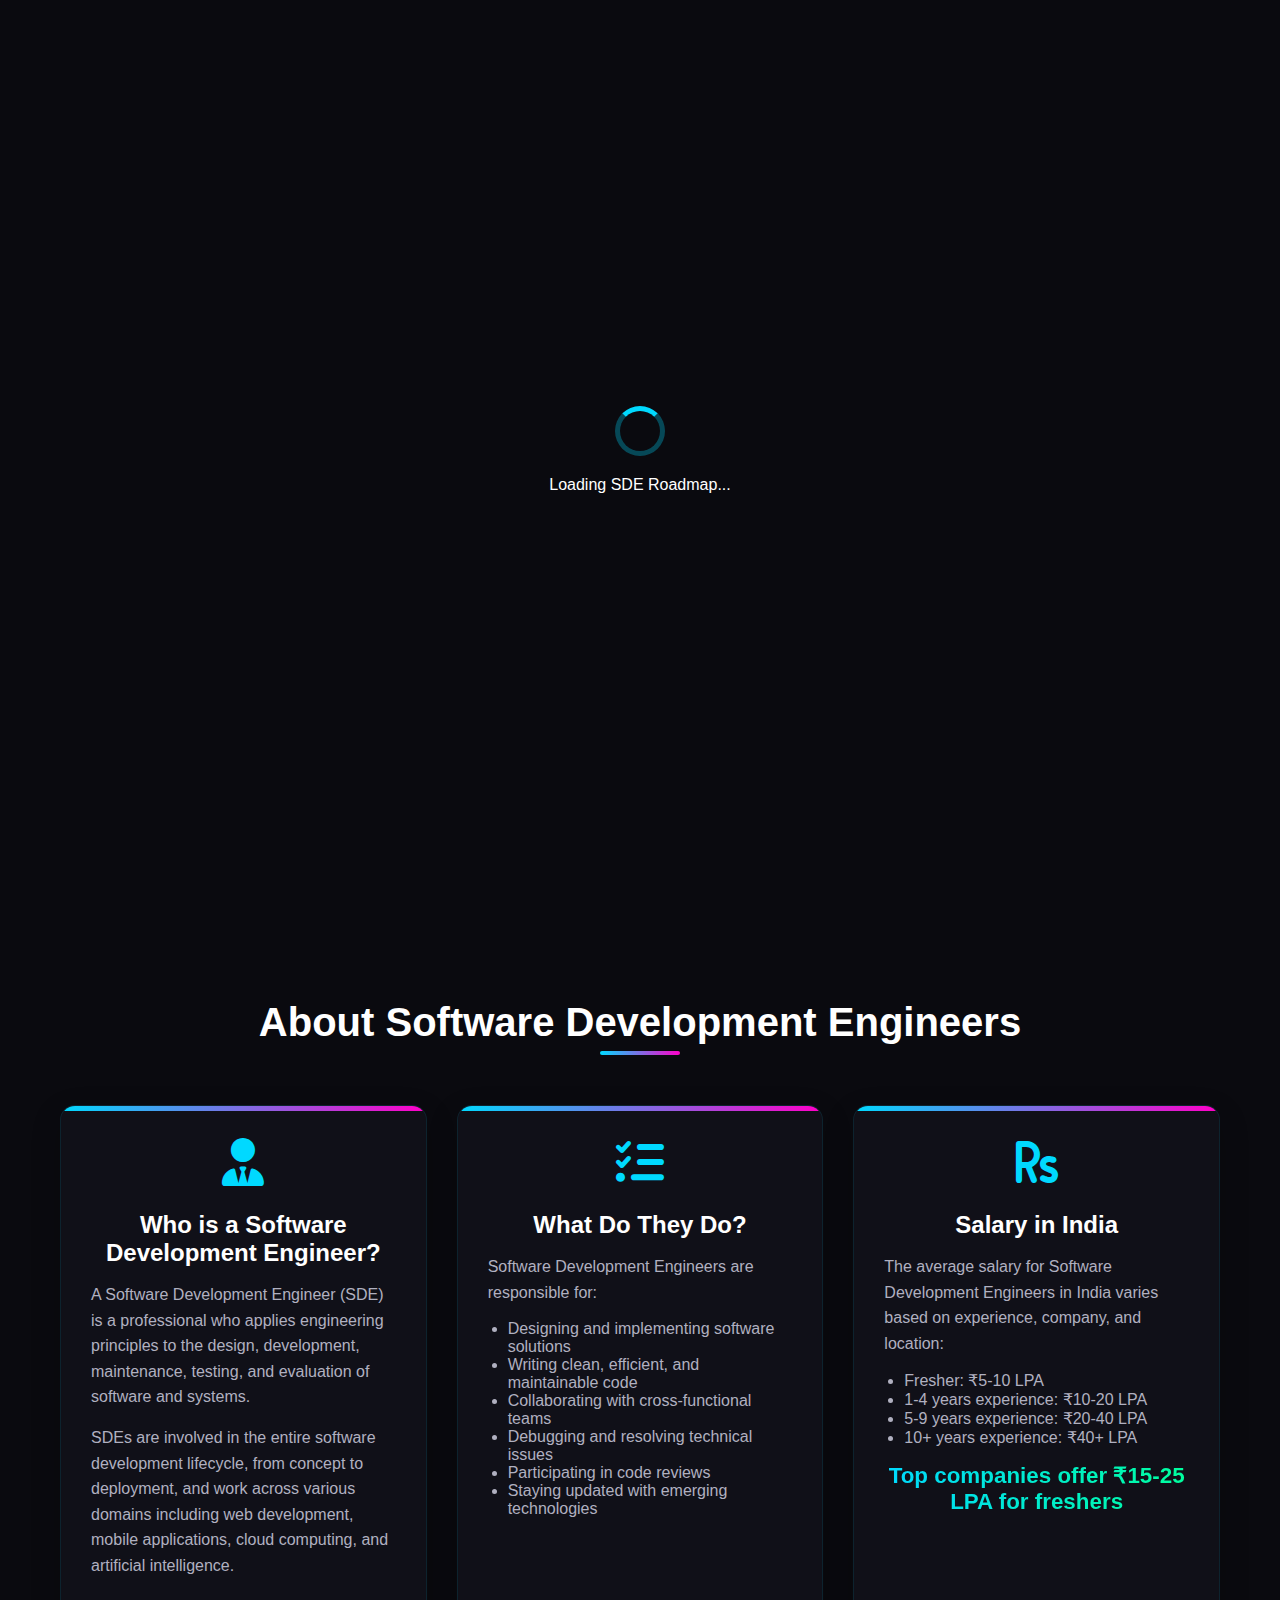
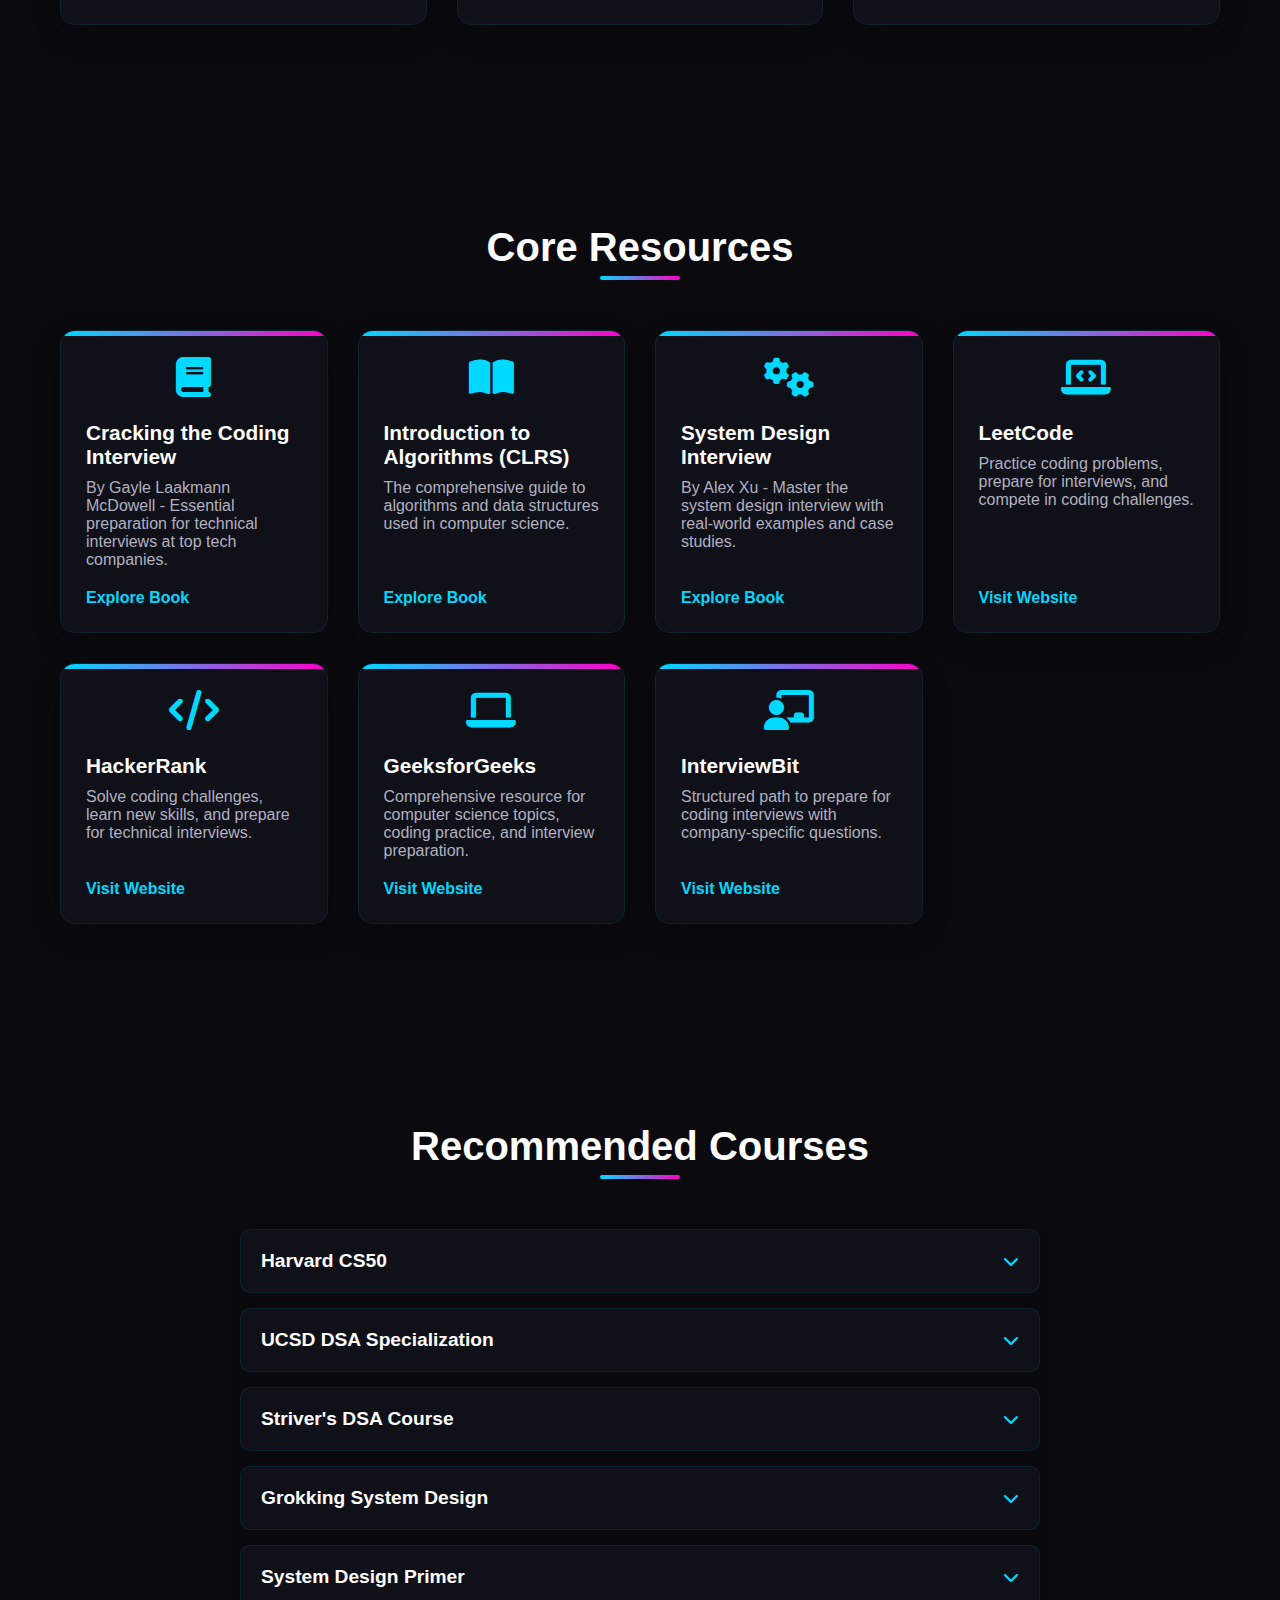
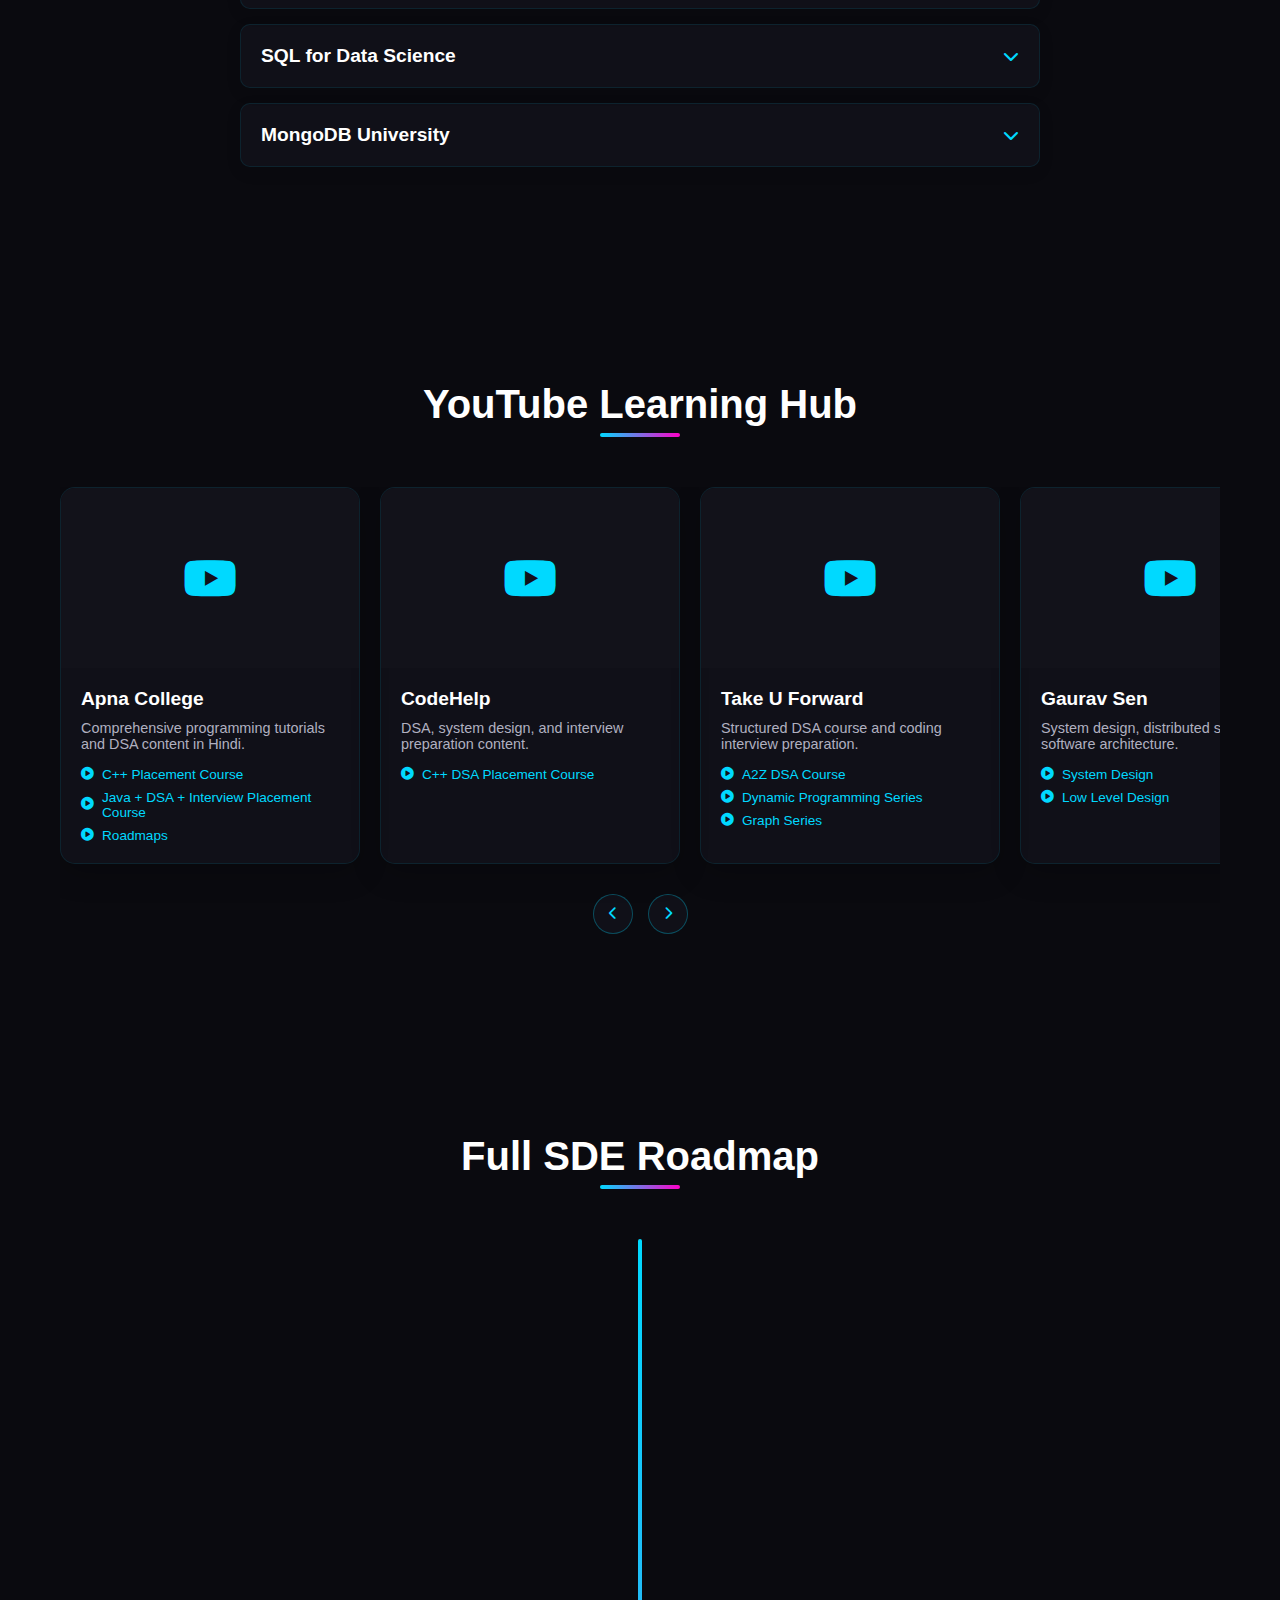
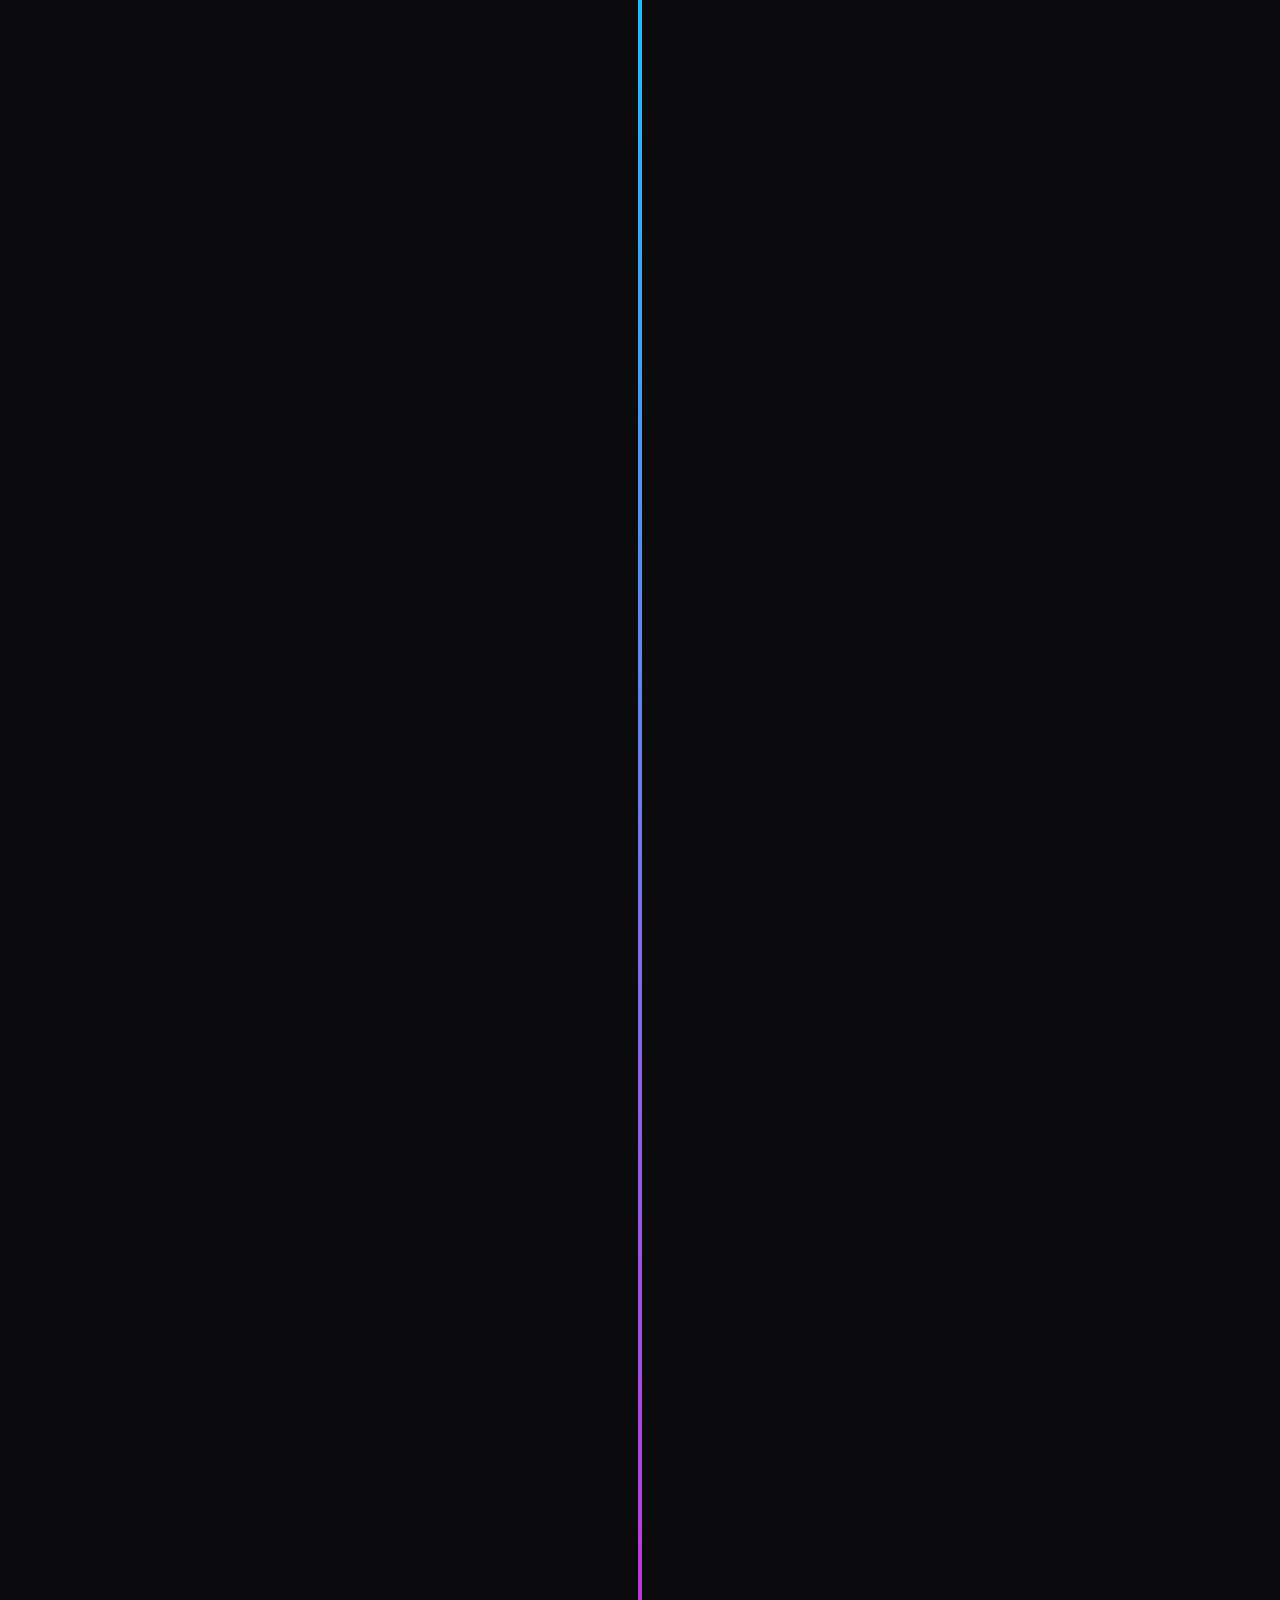
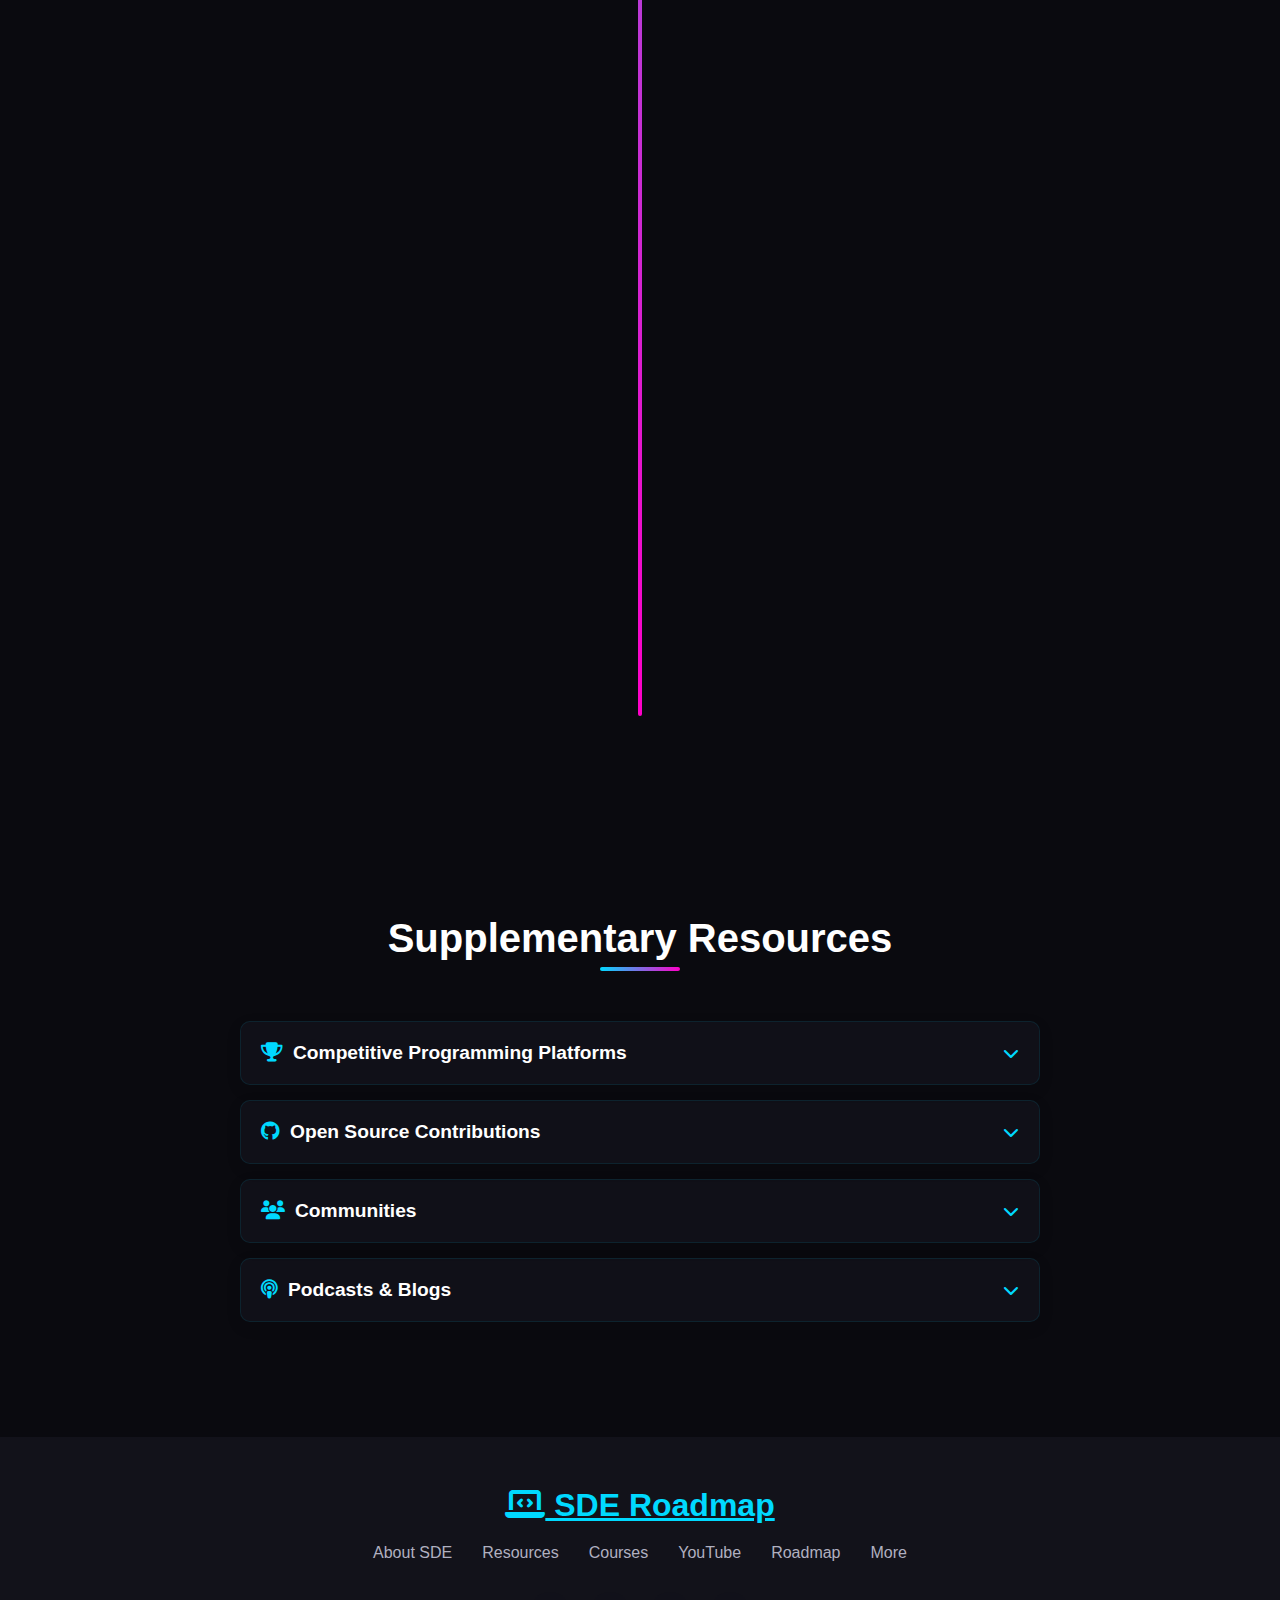
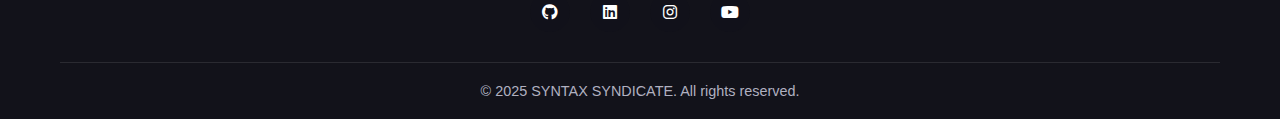
<file: SDE.html>
<!DOCTYPE html>
<html lang="en">
<head>
    <meta charset="UTF-8">
    <meta name="viewport" content="width=device-width, initial-scale=1.0">
    <title>SDE Roadmap | Software Development Engineer Path</title>
    <link rel="stylesheet" href="https://cdnjs.cloudflare.com/ajax/libs/font-awesome/6.4.0/css/all.min.css">
    <script async src="https://pagead2.googlesyndication.com/pagead/js/adsbygoogle.js?client=ca-pub-5116839186846142"
     crossorigin="anonymous"></script>
    <style>
        /* CSS Variables for Theme */
        :root {
            --primary-bg: #0a0a0f;
            --secondary-bg: #12121a;
            --accent-1: #00d9ff;
            --accent-2: #ff00c8;
            --accent-3: #00ff9d;
            --text-primary: #ffffff;
            --text-secondary: #b0b0c0;
            --card-bg: rgba(18, 18, 26, 0.8);
            --glow: 0 0 10px rgba(0, 217, 255, 0.5);
            --glow-strong: 0 0 20px rgba(0, 217, 255, 0.8);
        }

        [data-theme="light"] {
            --primary-bg: #f0f2f5;
            --secondary-bg: #ffffff;
            --accent-1: #0066cc;
            --accent-2: #cc0066;
            --accent-3: #00cc66;
            --text-primary: #121212;
            --text-secondary: #555555;
            --card-bg: rgba(255, 255, 255, 0.8);
            --glow: 0 0 10px rgba(0, 102, 204, 0.3);
            --glow-strong: 0 0 20px rgba(0, 102, 204, 0.5);
        }

        /* Base Styles */
        * {
            margin: 0;
            padding: 0;
            box-sizing: border-box;
            font-family: 'Segoe UI', Tahoma, Geneva, Verdana, sans-serif;
        }

        html {
            scroll-behavior: smooth;
        }

        body {
            background-color: var(--primary-bg);
            color: var(--text-primary);
            overflow-x: hidden;
            transition: background-color 0.5s ease;
        }

        /* Loading Screen */
        #loading-screen {
            position: fixed;
            top: 0;
            left: 0;
            width: 100%;
            height: 100%;
            background-color: var(--primary-bg);
            display: flex;
            justify-content: center;
            align-items: center;
            flex-direction: column;
            z-index: 9999;
            transition: opacity 0.8s ease;
        }

        .loader {
            width: 50px;
            height: 50px;
            border: 5px solid rgba(0, 217, 255, 0.3);
            border-top: 5px solid var(--accent-1);
            border-radius: 50%;
            animation: spin 1s linear infinite;
            margin-bottom: 20px;
        }

        @keyframes spin {
            0% { transform: rotate(0deg); }
            100% { transform: rotate(360deg); }
        }

        /* Navigation */
        nav {
            position: fixed;
            top: 0;
            width: 100%;
            background-color: rgba(10, 10, 15, 0.9);
            backdrop-filter: blur(10px);
            z-index: 1000;
            padding: 15px 0;
            transition: all 0.3s ease;
            box-shadow: 0 5px 15px rgba(0, 0, 0, 0.2);
        }

        [data-theme="light"] nav {
            background-color: rgba(240, 242, 245, 0.9);
        }

        .nav-container {
            display: flex;
            justify-content: space-between;
            align-items: center;
            max-width: 1200px;
            margin: 0 auto;
            padding: 0 20px;
        }

        .logo {
            font-size: 1.8rem;
            font-weight: 700;
            color: var(--accent-1);
            text-decoration: none;
            display: flex;
            align-items: center;
        }

        .logo i {
            margin-right: 10px;
        }

        .nav-links {
            display: flex;
            list-style: none;
        }

        .nav-links li {
            margin-left: 30px;
        }

        .nav-links a {
            color: var(--text-primary);
            text-decoration: none;
            font-weight: 500;
            transition: color 0.3s ease;
            position: relative;
        }

        .nav-links a:hover {
            color: var(--accent-1);
        }

        .nav-links a::after {
            content: '';
            position: absolute;
            bottom: -5px;
            left: 0;
            width: 0;
            height: 2px;
            background-color: var(--accent-1);
            transition: width 0.3s ease;
        }

        .nav-links a:hover::after {
            width: 100%;
        }

        .nav-controls {
            display: flex;
            align-items: center;
        }

        .theme-toggle {
            background: none;
            border: none;
            color: var(--text-primary);
            font-size: 1.2rem;
            cursor: pointer;
            transition: color 0.3s ease;
        }

        .theme-toggle:hover {
            color: var(--accent-1);
        }

        .mobile-menu-btn {
            display: none;
            background: none;
            border: none;
            color: var(--text-primary);
            font-size: 1.5rem;
            cursor: pointer;
        }

        /* Hero Section */
        .hero {
            height: 100vh;
            display: flex;
            align-items: center;
            justify-content: center;
            position: relative;
            overflow: hidden;
            background: linear-gradient(135deg, var(--primary-bg) 0%, var(--secondary-bg) 100%);
        }

        .floating-shapes {
            position: absolute;
            width: 100%;
            height: 100%;
            top: 0;
            left: 0;
            overflow: hidden;
            z-index: 0;
        }

        .shape {
            position: absolute;
            opacity: 0.2;
            border-radius: 50%;
            animation: float 20s infinite linear;
        }

        .shape:nth-child(1) {
            width: 80px;
            height: 80px;
            background-color: var(--accent-1);
            top: 20%;
            left: 10%;
            animation-duration: 25s;
        }

        .shape:nth-child(2) {
            width: 120px;
            height: 120px;
            background-color: var(--accent-2);
            top: 60%;
            left: 80%;
            animation-duration: 30s;
        }

        .shape:nth-child(3) {
            width: 60px;
            height: 60px;
            background-color: var(--accent-3);
            top: 80%;
            left: 20%;
            animation-duration: 20s;
        }

        .shape:nth-child(4) {
            width: 100px;
            height: 100px;
            background-color: var(--accent-1);
            top: 10%;
            left: 70%;
            animation-duration: 35s;
        }

        @keyframes float {
            0% {
                transform: translateY(0) rotate(0deg);
            }
            50% {
                transform: translateY(-50px) rotate(180deg);
            }
            100% {
                transform: translateY(0) rotate(360deg);
            }
        }

        .hero-content {
            text-align: center;
            z-index: 1;
            max-width: 800px;
            padding: 0 20px;
        }

        .hero h1 {
            font-size: 3.5rem;
            margin-bottom: 20px;
            background: linear-gradient(90deg, var(--accent-1), var(--accent-2), var(--accent-3));
            -webkit-background-clip: text;
            background-clip: text;
            color: transparent;
            animation: textGlow 3s ease-in-out infinite alternate;
        }

        @keyframes textGlow {
            0% {
                text-shadow: 0 0 10px rgba(0, 217, 255, 0.5);
            }
            100% {
                text-shadow: 0 0 20px rgba(0, 217, 255, 0.8), 0 0 30px rgba(255, 0, 200, 0.6);
            }
        }

        .hero p {
            font-size: 1.2rem;
            color: var(--text-secondary);
            margin-bottom: 40px;
            line-height: 1.6;
        }

        .cta-buttons {
            display: flex;
            justify-content: center;
            gap: 20px;
        }

        .btn {
            padding: 12px 30px;
            border-radius: 30px;
            font-weight: 600;
            text-decoration: none;
            transition: all 0.3s ease;
            position: relative;
            overflow: hidden;
            z-index: 1;
        }

        .btn-primary {
            background-color: var(--accent-1);
            color: var(--primary-bg);
            box-shadow: var(--glow);
        }

        .btn-primary:hover {
            transform: translateY(-3px);
            box-shadow: var(--glow-strong);
        }

        .btn-secondary {
            background-color: transparent;
            color: var(--accent-1);
            border: 2px solid var(--accent-1);
        }

        .btn-secondary:hover {
            background-color: var(--accent-1);
            color: var(--primary-bg);
            box-shadow: var(--glow);
        }

        /* Sections Common Styles */
        section {
            padding: 100px 0;
            position: relative;
        }

        .section-title {
            text-align: center;
            margin-bottom: 60px;
            position: relative;
        }

        .section-title h2 {
            font-size: 2.5rem;
            display: inline-block;
            position: relative;
            color: var(--text-primary);
        }

        .section-title h2::after {
            content: '';
            position: absolute;
            bottom: -10px;
            left: 50%;
            transform: translateX(-50%);
            width: 80px;
            height: 4px;
            background: linear-gradient(90deg, var(--accent-1), var(--accent-2));
            border-radius: 2px;
        }

        .container {
            max-width: 1200px;
            margin: 0 auto;
            padding: 0 20px;
        }

        /* About SDE Section */
        .about-container {
            display: grid;
            grid-template-columns: repeat(auto-fit, minmax(300px, 1fr));
            gap: 30px;
        }

        .about-card {
            background-color: var(--card-bg);
            border-radius: 15px;
            padding: 30px;
            box-shadow: 0 10px 30px rgba(0, 0, 0, 0.2);
            transition: transform 0.3s ease, box-shadow 0.3s ease;
            border: 1px solid rgba(0, 217, 255, 0.1);
            position: relative;
            overflow: hidden;
        }

        .about-card:hover {
            transform: translateY(-10px);
            box-shadow: 0 15px 40px rgba(0, 217, 255, 0.1);
        }

        .about-card::before {
            content: '';
            position: absolute;
            top: 0;
            left: 0;
            width: 100%;
            height: 5px;
            background: linear-gradient(90deg, var(--accent-1), var(--accent-2));
        }

        .about-icon {
            font-size: 3rem;
            color: var(--accent-1);
            margin-bottom: 20px;
            text-align: center;
        }

        .about-card h3 {
            font-size: 1.5rem;
            margin-bottom: 15px;
            color: var(--text-primary);
            text-align: center;
        }

        .about-card p {
            color: var(--text-secondary);
            line-height: 1.6;
            margin-bottom: 15px;
        }

        .salary-highlight {
            background: linear-gradient(90deg, var(--accent-1), var(--accent-3));
            -webkit-background-clip: text;
            background-clip: text;
            color: transparent;
            font-weight: 700;
            font-size: 1.4rem;
            text-align: center;
            display: block;
            margin-top: 15px;
        }

        /* Resources Section */
        .resources-grid {
            display: grid;
            grid-template-columns: repeat(auto-fill, minmax(250px, 1fr));
            gap: 30px;
        }

        .resource-card {
            background-color: var(--card-bg);
            border-radius: 15px;
            padding: 25px;
            box-shadow: 0 10px 30px rgba(0, 0, 0, 0.2);
            transition: all 0.3s ease;
            border: 1px solid rgba(0, 217, 255, 0.1);
            position: relative;
            overflow: hidden;
            display: flex;
            flex-direction: column;
            height: 100%;
        }

        .resource-card::before {
            content: '';
            position: absolute;
            top: 0;
            left: 0;
            width: 100%;
            height: 5px;
            background: linear-gradient(90deg, var(--accent-1), var(--accent-2));
        }

        .resource-card:hover {
            transform: translateY(-10px) rotateX(5deg);
            box-shadow: 0 15px 40px rgba(0, 217, 255, 0.2);
        }

        .resource-icon {
            font-size: 2.5rem;
            color: var(--accent-1);
            margin-bottom: 20px;
            text-align: center;
        }

        .resource-card h3 {
            font-size: 1.3rem;
            margin-bottom: 10px;
            color: var(--text-primary);
        }

        .resource-card p {
            color: var(--text-secondary);
            margin-bottom: 20px;
            flex-grow: 1;
        }

        .resource-link {
            display: inline-block;
            color: var(--accent-1);
            text-decoration: none;
            font-weight: 600;
            align-self: flex-start;
            position: relative;
        }

        .resource-link::after {
            content: '';
            position: absolute;
            bottom: -2px;
            left: 0;
            width: 0;
            height: 2px;
            background-color: var(--accent-1);
            transition: width 0.3s ease;
        }

        .resource-link:hover::after {
            width: 100%;
        }

        /* Courses Section */
        .courses-container {
            max-width: 800px;
            margin: 0 auto;
        }

        .course-item {
            background-color: var(--card-bg);
            border-radius: 10px;
            margin-bottom: 15px;
            overflow: hidden;
            box-shadow: 0 5px 15px rgba(0, 0, 0, 0.1);
            border: 1px solid rgba(0, 217, 255, 0.1);
        }

        .course-header {
            padding: 20px;
            cursor: pointer;
            display: flex;
            justify-content: space-between;
            align-items: center;
            transition: background-color 0.3s ease;
        }

        .course-header:hover {
            background-color: rgba(0, 217, 255, 0.05);
        }

        .course-header h3 {
            font-size: 1.2rem;
            color: var(--text-primary);
        }

        .course-icon {
            color: var(--accent-1);
            transition: transform 0.3s ease;
        }

        .course-content {
            padding: 0 20px;
            max-height: 0;
            overflow: hidden;
            transition: max-height 0.5s ease, padding 0.5s ease;
        }

        .course-content.active {
            padding: 20px;
            max-height: 500px;
        }

        .course-content p {
            color: var(--text-secondary);
            line-height: 1.6;
            margin-bottom: 15px;
        }

        .course-link {
            display: inline-flex;
            align-items: center;
            color: var(--accent-1);
            text-decoration: none;
            font-weight: 600;
            transition: color 0.3s ease;
        }

        .course-link:hover {
            color: var(--accent-3);
        }

        .course-link i {
            margin-left: 8px;
            font-size: 0.9rem;
        }

        /* YouTube Section */
        .youtube-container {
            position: relative;
            overflow: hidden;
        }

        .youtube-carousel {
            display: flex;
            transition: transform 0.5s ease;
            gap: 20px;
        }

        .youtube-card {
            min-width: 300px;
            background-color: var(--card-bg);
            border-radius: 15px;
            overflow: hidden;
            box-shadow: 0 10px 30px rgba(0, 0, 0, 0.2);
            transition: transform 0.3s ease, box-shadow 0.3s ease;
            border: 1px solid rgba(0, 217, 255, 0.1);
        }

        .youtube-card:hover {
            transform: translateY(-10px);
            box-shadow: 0 15px 40px rgba(0, 217, 255, 0.2);
        }

        .youtube-thumbnail {
            width: 100%;
            height: 180px;
            background-color: var(--secondary-bg);
            display: flex;
            align-items: center;
            justify-content: center;
            color: var(--accent-1);
            font-size: 3rem;
            position: relative;
            overflow: hidden;
        }

        .youtube-thumbnail::after {
            content: '';
            position: absolute;
            top: 0;
            left: 0;
            width: 100%;
            height: 100%;
            background: linear-gradient(135deg, rgba(0, 217, 255, 0.2), rgba(255, 0, 200, 0.2));
            opacity: 0;
            transition: opacity 0.3s ease;
        }

        .youtube-card:hover .youtube-thumbnail::after {
            opacity: 1;
        }

        .youtube-info {
            padding: 20px;
        }

        .youtube-info h3 {
            font-size: 1.2rem;
            margin-bottom: 10px;
            color: var(--text-primary);
        }

        .youtube-info p {
            color: var(--text-secondary);
            font-size: 0.9rem;
            margin-bottom: 15px;
        }

        .youtube-links {
            display: flex;
            flex-direction: column;
            gap: 8px;
        }

        .youtube-link {
            display: flex;
            align-items: center;
            color: var(--accent-1);
            text-decoration: none;
            font-size: 0.85rem;
            transition: color 0.3s ease;
        }

        .youtube-link:hover {
            color: var(--accent-3);
        }

        .youtube-link i {
            margin-right: 8px;
            font-size: 0.8rem;
        }

        .carousel-controls {
            display: flex;
            justify-content: center;
            margin-top: 30px;
            gap: 15px;
        }

        .carousel-btn {
            background-color: var(--card-bg);
            border: 1px solid rgba(0, 217, 255, 0.3);
            color: var(--accent-1);
            width: 40px;
            height: 40px;
            border-radius: 50%;
            display: flex;
            align-items: center;
            justify-content: center;
            cursor: pointer;
            transition: all 0.3s ease;
        }

        .carousel-btn:hover {
            background-color: var(--accent-1);
            color: var(--primary-bg);
            box-shadow: var(--glow);
        }

        /* Roadmap Section */
        .roadmap-container {
            position: relative;
            max-width: 1000px;
            margin: 0 auto;
        }

        .roadmap-timeline {
            position: relative;
            padding: 50px 0;
        }

        .roadmap-timeline::before {
            content: '';
            position: absolute;
            top: 0;
            left: 50%;
            transform: translateX(-50%);
            width: 4px;
            height: 100%;
            background: linear-gradient(to bottom, var(--accent-1), var(--accent-2));
            border-radius: 2px;
        }

        .timeline-item {
            width: 50%;
            padding: 20px 40px;
            position: relative;
            margin-bottom: 50px;
            opacity: 0;
            transform: translateY(50px);
            transition: all 0.5s ease;
        }

        .timeline-item:nth-child(odd) {
            left: 0;
            text-align: right;
        }

        .timeline-item:nth-child(even) {
            left: 50%;
        }

        .timeline-item::after {
            content: '';
            position: absolute;
            top: 30px;
            width: 20px;
            height: 20px;
            border-radius: 50%;
            background-color: var(--accent-1);
            box-shadow: var(--glow);
        }

        .timeline-item:nth-child(odd)::after {
            right: -10px;
        }

        .timeline-item:nth-child(even)::after {
            left: -10px;
        }

        .timeline-content {
            background-color: var(--card-bg);
            border-radius: 15px;
            padding: 25px;
            box-shadow: 0 10px 30px rgba(0, 0, 0, 0.2);
            border: 1px solid rgba(0, 217, 255, 0.1);
            transition: all 0.3s ease;
            position: relative;
            overflow: hidden;
        }

        .timeline-content::before {
            content: '';
            position: absolute;
            top: 0;
            left: 0;
            width: 5px;
            height: 100%;
            background: linear-gradient(to bottom, var(--accent-1), var(--accent-3));
        }

        .timeline-content:hover {
            transform: translateY(-5px);
            box-shadow: 0 15px 40px rgba(0, 217, 255, 0.2);
        }

        .timeline-content h3 {
            font-size: 1.3rem;
            margin-bottom: 10px;
            color: var(--text-primary);
            display: flex;
            align-items: center;
        }

        .timeline-content h3 i {
            margin-right: 10px;
            color: var(--accent-1);
        }

        .timeline-content p {
            color: var(--text-secondary);
            line-height: 1.6;
        }

        .timeline-item.visible {
            opacity: 1;
            transform: translateY(0);
        }

        /* Supplementary Resources */
        .resources-accordion {
            max-width: 800px;
            margin: 0 auto;
        }

        .accordion-item {
            background-color: var(--card-bg);
            border-radius: 10px;
            margin-bottom: 15px;
            overflow: hidden;
            box-shadow: 0 5px 15px rgba(0, 0, 0, 0.1);
            border: 1px solid rgba(0, 217, 255, 0.1);
        }

        .accordion-header {
            padding: 20px;
            cursor: pointer;
            display: flex;
            justify-content: space-between;
            align-items: center;
            transition: background-color 0.3s ease;
        }

        .accordion-header:hover {
            background-color: rgba(0, 217, 255, 0.05);
        }

        .accordion-header h3 {
            font-size: 1.2rem;
            color: var(--text-primary);
            display: flex;
            align-items: center;
        }

        .accordion-header h3 i {
            margin-right: 10px;
            color: var(--accent-1);
        }

        .accordion-icon {
            color: var(--accent-1);
            transition: transform 0.3s ease;
        }

        .accordion-content {
            padding: 0 20px;
            max-height: 0;
            overflow: hidden;
            transition: max-height 0.5s ease, padding 0.5s ease;
        }

        .accordion-content.active {
            padding: 20px;
            max-height: 500px;
        }

        .accordion-content ul {
            list-style: none;
            padding-left: 0;
        }

        .accordion-content li {
            margin-bottom: 10px;
            display: flex;
            align-items: center;
        }

        .accordion-content li i {
            margin-right: 10px;
            color: var(--accent-3);
        }

        .accordion-content a {
            color: var(--accent-1);
            text-decoration: none;
            transition: color 0.3s ease;
        }

        .accordion-content a:hover {
            color: var(--accent-2);
        }

        /* Back to Top Button */
        .back-to-top {
            position: fixed;
            bottom: 30px;
            right: 30px;
            width: 50px;
            height: 50px;
            background-color: var(--accent-1);
            color: var(--primary-bg);
            border-radius: 50%;
            display: flex;
            align-items: center;
            justify-content: center;
            text-decoration: none;
            box-shadow: var(--glow);
            opacity: 0;
            visibility: hidden;
            transition: all 0.3s ease;
            z-index: 100;
        }

        .back-to-top.visible {
            opacity: 1;
            visibility: visible;
        }

        .back-to-top:hover {
            transform: translateY(-5px);
            box-shadow: var(--glow-strong);
        }

        /* Footer */
        footer {
            background-color: var(--secondary-bg);
            padding: 50px 0 20px;
            text-align: center;
        }

        .footer-content {
            max-width: 1200px;
            margin: 0 auto;
            padding: 0 20px;
        }

        .footer-logo {
            font-size: 2rem;
            font-weight: 700;
            color: var(--accent-1);
            margin-bottom: 20px;
            display: inline-block;
        }

        .footer-links {
            display: flex;
            justify-content: center;
            flex-wrap: wrap;
            gap: 30px;
            margin-bottom: 30px;
        }

        .footer-links a {
            color: var(--text-secondary);
            text-decoration: none;
            transition: color 0.3s ease;
        }

        .footer-links a:hover {
            color: var(--accent-1);
        }

        .social-icons {
            display: flex;
            justify-content: center;
            gap: 20px;
            margin-bottom: 30px;
        }

        .social-icons a {
            width: 40px;
            height: 40px;
            border-radius: 50%;
            background-color: var(--card-bg);
            display: flex;
            align-items: center;
            justify-content: center;
            color: var(--text-primary);
            text-decoration: none;
            transition: all 0.3s ease;
        }

        .social-icons a:hover {
            background-color: var(--accent-1);
            color: var(--primary-bg);
            transform: translateY(-5px);
        }

        .copyright {
            color: var(--text-secondary);
            font-size: 0.9rem;
            padding-top: 20px;
            border-top: 1px solid rgba(255, 255, 255, 0.1);
        }

        [data-theme="light"] .copyright {
            border-top: 1px solid rgba(0, 0, 0, 0.1);
        }

        /* Responsive Styles */
        @media (max-width: 992px) {
            .hero h1 {
                font-size: 2.8rem;
            }

            .timeline-item {
                width: 100%;
                left: 0 !important;
                text-align: left !important;
                padding: 20px 20px 20px 60px;
            }

            .roadmap-timeline::before {
                left: 30px;
            }

            .timeline-item::after {
                left: 20px !important;
            }
        }

        @media (max-width: 768px) {
            .nav-links {
                display: none;
                position: absolute;
                top: 100%;
                left: 0;
                width: 100%;
                background-color: var(--primary-bg);
                flex-direction: column;
                padding: 20px;
                box-shadow: 0 10px 20px rgba(0, 0, 0, 0.2);
            }

            .nav-links.active {
                display: flex;
            }

            .nav-links li {
                margin: 10px 0;
            }

            .mobile-menu-btn {
                display: block;
            }

            .hero h1 {
                font-size: 2.2rem;
            }

            .cta-buttons {
                flex-direction: column;
                align-items: center;
            }

            .btn {
                width: 200px;
            }
        }

        @media (max-width: 576px) {
            .hero h1 {
                font-size: 1.8rem;
            }

            .section-title h2 {
                font-size: 2rem;
            }

            .about-card {
                padding: 20px;
            }

            .resource-card {
                padding: 20px;
            }

            .timeline-content {
                padding: 20px;
            }
        }
    </style>
</head>
<body>
    <!-- Loading Screen -->
    <div id="loading-screen">
        <div class="loader"></div>
        <p>Loading SDE Roadmap...</p>
    </div>

    <!-- Navigation -->
    <nav>
        <div class="nav-container">
            <a href="#" class="logo"><i class="fas fa-laptop-code"></i> SYNTAX SYNDICATE</a>
            
            <ul class="nav-links">
                <li><a href="#about">About SDE</a></li>
                <li><a href="#resources">Resources</a></li>
                <li><a href="#courses">Courses</a></li>
                <li><a href="#youtube">YouTube</a></li>
                <li><a href="#roadmap">Roadmap</a></li>
                <li><a href="#supplementary">More</a></li>
            </ul>
            
            <div class="nav-controls">
                <button class="theme-toggle" id="theme-toggle">
                    <i class="fas fa-moon"></i>
                </button>
                <button class="mobile-menu-btn" id="mobile-menu-btn">
                    <i class="fas fa-bars"></i>
                </button>
            </div>
        </div>
    </nav>

    <!-- Hero Section -->
    <section class="hero">
        <div class="floating-shapes">
            <div class="shape"></div>
            <div class="shape"></div>
            <div class="shape"></div>
            <div class="shape"></div>
        </div>
        <div class="hero-content">
            <h1>Software Development Engineer Roadmap</h1>
            <p>Your comprehensive guide to becoming a successful Software Development Engineer. Master the skills, tools, and knowledge needed to excel in the tech industry.</p>
            <div class="cta-buttons">
                <a href="#roadmap" class="btn btn-primary">Start Your Journey</a>
                <a href="#resources" class="btn btn-secondary">Explore Resources</a>
            </div>
        </div>
    </section>

    <!-- About SDE Section -->
    <section id="about">
        <div class="container">
            <div class="section-title">
                <h2>About Software Development Engineers</h2>
            </div>
            <div class="about-container">
                <div class="about-card">
                    <div class="about-icon">
                        <i class="fas fa-user-tie"></i>
                    </div>
                    <h3>Who is a Software Development Engineer?</h3>
                    <p>A Software Development Engineer (SDE) is a professional who applies engineering principles to the design, development, maintenance, testing, and evaluation of software and systems.</p>
                    <p>SDEs are involved in the entire software development lifecycle, from concept to deployment, and work across various domains including web development, mobile applications, cloud computing, and artificial intelligence.</p>
                </div>
                <div class="about-card">
                    <div class="about-icon">
                        <i class="fas fa-tasks"></i>
                    </div>
                    <h3>What Do They Do?</h3>
                    <p>Software Development Engineers are responsible for:</p>
                    <ul style="color: var(--text-secondary); padding-left: 20px; margin-top: 10px;">
                        <li>Designing and implementing software solutions</li>
                        <li>Writing clean, efficient, and maintainable code</li>
                        <li>Collaborating with cross-functional teams</li>
                        <li>Debugging and resolving technical issues</li>
                        <li>Participating in code reviews</li>
                        <li>Staying updated with emerging technologies</li>
                    </ul>
                </div>
                <div class="about-card">
                    <div class="about-icon">
                        <i class="fas fa-rupee-sign"></i>
                    </div>
                    <h3>Salary in India</h3>
                    <p>The average salary for Software Development Engineers in India varies based on experience, company, and location:</p>
                    <ul style="color: var(--text-secondary); padding-left: 20px; margin-top: 10px;">
                        <li>Fresher: ₹5-10 LPA</li>
                        <li>1-4 years experience: ₹10-20 LPA</li>
                        <li>5-9 years experience: ₹20-40 LPA</li>
                        <li>10+ years experience: ₹40+ LPA</li>
                    </ul>
                    <span class="salary-highlight">Top companies offer ₹15-25 LPA for freshers</span>
                </div>
            </div>
        </div>
    </section>

    <!-- Resources Section -->
    <section id="resources" class="parallax">
        <div class="container">
            <div class="section-title">
                <h2>Core Resources</h2>
            </div>
            <div class="resources-grid">
                <div class="resource-card">
                    <div class="resource-icon">
                        <i class="fas fa-book"></i>
                    </div>
                    <h3>Cracking the Coding Interview</h3>
                    <p>By Gayle Laakmann McDowell - Essential preparation for technical interviews at top tech companies.</p>
                    <a href="https://www.amazon.in/Cracking-Coding-Interview-Programming-Questions/dp/0984782850" target="_blank" class="resource-link">Explore Book</a>
                </div>
                <div class="resource-card">
                    <div class="resource-icon">
                        <i class="fas fa-book-open"></i>
                    </div>
                    <h3>Introduction to Algorithms (CLRS)</h3>
                    <p>The comprehensive guide to algorithms and data structures used in computer science.</p>
                    <a href="https://mitpress.mit.edu/9780262046305/introduction-to-algorithms/" target="_blank" class="resource-link">Explore Book</a>
                </div>
                <div class="resource-card">
                    <div class="resource-icon">
                        <i class="fas fa-cogs"></i>
                    </div>
                    <h3>System Design Interview</h3>
                    <p>By Alex Xu - Master the system design interview with real-world examples and case studies.</p>
                    <a href="https://www.amazon.in/System-Design-Interview-insiders-Colour/dp/9355426844/ref=sr_1_1?crid=1V9LSNC5O8Y8H&dib=eyJ2IjoiMSJ9.[base64].TNHqlNNnxl-VTCCuuS2yOUJvJppwFeuQuwwwapHx3xc&dib_tag=se&keywords=System+Design+Interview+%28Alex+Xu%29&nsdOptOutParam=true&qid=1757405995&sprefix=system+design+interview+alex+xu+%2Caps%2C231&sr=8-1" target="_blank" class="resource-link">Explore Book</a>
                </div>
                <div class="resource-card">
                    <div class="resource-icon">
                        <i class="fas fa-laptop-code"></i>
                    </div>
                    <h3>LeetCode</h3>
                    <p>Practice coding problems, prepare for interviews, and compete in coding challenges.</p>
                    <a href="https://leetcode.com/" target="_blank" class="resource-link">Visit Website</a>
                </div>
                <div class="resource-card">
                    <div class="resource-icon">
                        <i class="fas fa-code"></i>
                    </div>
                    <h3>HackerRank</h3>
                    <p>Solve coding challenges, learn new skills, and prepare for technical interviews.</p>
                    <a href="https://www.hackerrank.com/" target="_blank" class="resource-link">Visit Website</a>
                </div>
                <div class="resource-card">
                    <div class="resource-icon">
                        <i class="fas fa-laptop"></i>
                    </div>
                    <h3>GeeksforGeeks</h3>
                    <p>Comprehensive resource for computer science topics, coding practice, and interview preparation.</p>
                    <a href="https://www.geeksforgeeks.org/" target="_blank" class="resource-link">Visit Website</a>
                </div>
                <div class="resource-card">
                    <div class="resource-icon">
                        <i class="fas fa-chalkboard-teacher"></i>
                    </div>
                    <h3>InterviewBit</h3>
                    <p>Structured path to prepare for coding interviews with company-specific questions.</p>
                    <a href="https://www.interviewbit.com/" target="_blank" class="resource-link">Visit Website</a>
                </div>
            </div>
        </div>
    </section>

    <!-- Courses Section -->
    <section id="courses">
        <div class="container">
            <div class="section-title">
                <h2>Recommended Courses</h2>
            </div>
            <div class="courses-container">
                <div class="course-item">
                    <div class="course-header">
                        <h3>Harvard CS50</h3>
                        <i class="fas fa-chevron-down course-icon"></i>
                    </div>
                    <div class="course-content">
                        <p>Harvard's introduction to computer science and programming. Covers algorithms, data structures, security, software engineering, and web development.</p>
                        <a href="https://www.edx.org/cs50" target="_blank" class="course-link">Enroll on edX <i class="fas fa-external-link-alt"></i></a>
                    </div>
                </div>
                <div class="course-item">
                    <div class="course-header">
                        <h3>UCSD DSA Specialization</h3>
                        <i class="fas fa-chevron-down course-icon"></i>
                    </div>
                    <div class="course-content">
                        <p>Comprehensive specialization covering data structures and algorithms, including graph algorithms, string algorithms, and advanced data structures.</p>
                        <a href="https://www.coursera.org/specializations/data-structures-algorithms" target="_blank" class="course-link">Enroll on Coursera <i class="fas fa-external-link-alt"></i></a>
                    </div>
                </div>
                <div class="course-item">
                    <div class="course-header">
                        <h3>Striver's DSA Course</h3>
                        <i class="fas fa-chevron-down course-icon"></i>
                    </div>
                    <div class="course-content">
                        <p>A complete roadmap to master Data Structures and Algorithms with detailed explanations and practice problems.</p>
                        <a href="https://takeuforward.org/strivers-a2z-dsa-course-sheet/" target="_blank" class="course-link">Access Course <i class="fas fa-external-link-alt"></i></a>
                    </div>
                </div>
                <div class="course-item">
                    <div class="course-header">
                        <h3>Grokking System Design</h3>
                        <i class="fas fa-chevron-down course-icon"></i>
                    </div>
                    <div class="course-content">
                        <p>Learn system design fundamentals with real-world examples and case studies from top tech companies.</p>
                        <a href="https://www.educative.io/courses/grokking-the-system-design-interview" target="_blank" class="course-link">Enroll on Educative <i class="fas fa-external-link-alt"></i></a>
                    </div>
                </div>
                <div class="course-item">
                    <div class="course-header">
                        <h3>System Design Primer</h3>
                        <i class="fas fa-chevron-down course-icon"></i>
                    </div>
                    <div class="course-content">
                        <p>Open-source collection of system design concepts and interview questions with detailed explanations.</p>
                        <a href="https://github.com/donnemartin/system-design-primer" target="_blank" class="course-link">Access on GitHub <i class="fas fa-external-link-alt"></i></a>
                    </div>
                </div>
                <div class="course-item">
                    <div class="course-header">
                        <h3>SQL for Data Science</h3>
                        <i class="fas fa-chevron-down course-icon"></i>
                    </div>
                    <div class="course-content">
                        <p>Learn SQL fundamentals and advanced techniques for data analysis and manipulation in data science contexts.</p>
                        <a href="https://www.coursera.org/learn/sql-for-data-science" target="_blank" class="course-link">Enroll on Coursera <i class="fas fa-external-link-alt"></i></a>
                    </div>
                </div>
                <div class="course-item">
                    <div class="course-header">
                        <h3>MongoDB University</h3>
                        <i class="fas fa-chevron-down course-icon"></i>
                    </div>
                    <div class="course-content">
                        <p>Free courses on MongoDB, covering basics to advanced topics in NoSQL database management.</p>
                        <a href="https://university.mongodb.com/" target="_blank" class="course-link">Access MongoDB University <i class="fas fa-external-link-alt"></i></a>
                    </div>
                </div>
            </div>
        </div>
    </section>

    <!-- YouTube Section -->
    <section id="youtube">
        <div class="container">
            <div class="section-title">
                <h2>YouTube Learning Hub</h2>
            </div>
            <div class="youtube-container">
                <div class="youtube-carousel">
                    <div class="youtube-card">
                        <div class="youtube-thumbnail">
                            <i class="fab fa-youtube"></i>
                        </div>
                        <div class="youtube-info">
                            <h3>Apna College</h3>
                            <p>Comprehensive programming tutorials and DSA content in Hindi.</p>
                            <div class="youtube-links">
                                <a href="https://www.youtube.com/playlist?list=PLfqMhTWNBTe0b2nM6JHVCnAkhQRGiZMSJ" target="_blank" class="youtube-link">
                                    <i class="fas fa-play-circle"></i> C++ Placement Course
                                </a>
                                <a href="https://www.youtube.com/playlist?list=PLfqMhTWNBTe3LtFWcvwpqTkUSlB32kJop" target="_blank" class="youtube-link">
                                    <i class="fas fa-play-circle"></i> Java + DSA + Interview Placement Course
                                </a>
                                <a href="https://www.youtube.com/playlist?list=PL6EdTh7l662pdN51LGSQE_5Ags_hofecI" target="_blank" class="youtube-link">
                                    <i class="fas fa-play-circle"></i> Roadmaps
                                </a>
                            </div>
                        </div>
                    </div>
                    <div class="youtube-card">
                        <div class="youtube-thumbnail">
                            <i class="fab fa-youtube"></i>
                        </div>
                        <div class="youtube-info">
                            <h3>CodeHelp</h3>
                            <p>DSA, system design, and interview preparation content.</p>
                            <div class="youtube-links">
                                <a href="https://www.youtube.com/playlist?list=PLDzeHZWIZsTryvtXdMr6rPh4IDexB5NIA" target="_blank" class="youtube-link">
                                    <i class="fas fa-play-circle"></i> C++ DSA Placement Course
                                </a>
                            </div>
                        </div>
                    </div>
                    <div class="youtube-card">
                        <div class="youtube-thumbnail">
                            <i class="fab fa-youtube"></i>
                        </div>
                        <div class="youtube-info">
                            <h3>Take U Forward</h3>
                            <p>Structured DSA course and coding interview preparation.</p>
                            <div class="youtube-links">
                                <a href="https://www.youtube.com/playlist?list=PLgUwDviBIf0oF6QL8m22w1hIDC1vJ_BHz" target="_blank" class="youtube-link">
                                    <i class="fas fa-play-circle"></i> A2Z DSA Course
                                </a>
                                <a href="https://www.youtube.com/playlist?list=PLgUwDviBIf0qUlt5H_kiKYaNSqJ81PMMY" target="_blank" class="youtube-link">
                                    <i class="fas fa-play-circle"></i> Dynamic Programming Series
                                </a>
                                <a href="https://www.youtube.com/playlist?list=PLgUwDviBIf0rGEWe64KWas0Nryn7SCRWw" target="_blank" class="youtube-link">
                                    <i class="fas fa-play-circle"></i> Graph Series
                                </a>
                            </div>
                        </div>
                    </div>
                    <div class="youtube-card">
                        <div class="youtube-thumbnail">
                            <i class="fab fa-youtube"></i>
                        </div>
                        <div class="youtube-info">
                            <h3>Gaurav Sen</h3>
                            <p>System design, distributed systems, and software architecture.</p>
                            <div class="youtube-links">
                                <a href="https://www.youtube.com/playlist?list=PLMCXHnjXnTnvo6alSjVkgxV-VH6EPyvoX" target="_blank" class="youtube-link">
                                    <i class="fas fa-play-circle"></i> System Design
                                </a>
                                <a href="https://www.youtube.com/playlist?list=PLMCXHnjXnTnvQVh7WsgZ8SurU1O2v_UM7" target="_blank" class="youtube-link">
                                    <i class="fas fa-play-circle"></i> Low Level Design
                                </a>
                            </div>
                        </div>
                    </div>
                    <div class="youtube-card">
                        <div class="youtube-thumbnail">
                            <i class="fab fa-youtube"></i>
                        </div>
                        <div class="youtube-info">
                            <h3>Tech Dummies</h3>
                            <p>System design concepts explained with real-world examples.</p>
                            <div class="youtube-links">
                                <a href="https://www.youtube.com/playlist?list=PLbpMKvUxX7FoXEAxL472Ezh9LTAgTtTMI" target="_blank" class="youtube-link">
                                    <i class="fas fa-play-circle"></i> System design & Infra
                                </a>
                                <a href="https://www.youtube.com/playlist?list=PLsVmk1FQy-kEoERRnpFpskpJ-H7hBUcjh" target="_blank" class="youtube-link">
                                    <i class="fas fa-play-circle"></i> System Design
                                </a>
                            </div>
                        </div>
                    </div>
                    <div class="youtube-card">
                        <div class="youtube-thumbnail">
                            <i class="fab fa-youtube"></i>
                        </div>
                        <div class="youtube-info">
                            <h3>Exponent</h3>
                            <p>Technical interview preparation and system design content.</p>
                            <div class="youtube-links">
                                <a href="https://www.youtube.com/playlist?list=PLrtCHHeadkHp92TyPt1Fj452_VGLipJnL" target="_blank" class="youtube-link">
                                    <i class="fas fa-play-circle"></i> System Design Interview Prep
                                </a>
                            </div>
                        </div>
                    </div>
                    <div class="youtube-card">
                        <div class="youtube-thumbnail">
                            <i class="fab fa-youtube"></i>
                        </div>
                        <div class="youtube-info">
                            <h3>FreeCodeCamp</h3>
                            <p>Free coding tutorials and full courses on various technologies.</p>
                            <div class="youtube-links">
                                <a href="https://www.youtube.com/watch?v=RBSGKlAvoiM" target="_blank" class="youtube-link">
                                    <i class="fas fa-play-circle"></i> Data Structures & Algorithms – Full Course
                                </a>
                                <a href="https://www.youtube.com/watch?v=8ext9G7xspg" target="_blank" class="youtube-link">
                                    <i class="fas fa-play-circle"></i> Algorithms in Python – Full Course
                                </a>
                            </div>
                        </div>
                    </div>
                    <div class="youtube-card">
                        <div class="youtube-thumbnail">
                            <i class="fab fa-youtube"></i>
                        </div>
                        <div class="youtube-info">
                            <h3>Jenny's Lectures</h3>
                            <p>Computer science fundamentals and programming tutorials.</p>
                            <div class="youtube-links">
                                <a href="https://www.youtube.com/playlist?list=PLdo5W4Nhv31b33kF46f9aFjoJPOkdlsRc" target="_blank" class="youtube-link">
                                    <i class="fas fa-play-circle"></i> DBMS
                                </a>
                                <a href="https://www.youtube.com/playlist?list=PLdo5W4Nhv31a5ucW_S1K3-x6ztBRD-PNa" target="_blank" class="youtube-link">
                                    <i class="fas fa-play-circle"></i> Operating Systems
                                </a>
                                <a href="https://www.youtube.com/playlist?list=PLdo5W4Nhv31bbKJzrsKfMpo_grxuLl8LU" target="_blank" class="youtube-link">
                                    <i class="fas fa-play-circle"></i> Data Structures & Algorithms
                                </a>
                            </div>
                        </div>
                    </div>
                    <div class="youtube-card">
                        <div class="youtube-thumbnail">
                            <i class="fab fa-youtube"></i>
                        </div>
                        <div class="youtube-info">
                            <h3>CodeWithHarry</h3>
                            <p>Web development and programming tutorials in Hindi.</p>
                            <div class="youtube-links">
                                <a href="https://www.youtube.com/playlist?list=PLu0W_9lII9agwh1XjRt242xIpHhPT2llg" target="_blank" class="youtube-link">
                                    <i class="fas fa-play-circle"></i> Python Course
                                </a>
                                <a href="https://www.youtube.com/playlist?list=PLu0W_9lII9agpFUAlPFe_VNSlXW5uE0YL" target="_blank" class="youtube-link">
                                    <i class="fas fa-play-circle"></i> C++ Course
                                </a>
                                <a href="https://www.youtube.com/playlist?list=PLu0W_9lII9agS67Uits0UnJyrYiXhDS6q" target="_blank" class="youtube-link">
                                    <i class="fas fa-play-circle"></i> Java for Beginners
                                </a>
                            </div>
                        </div>
                    </div>
                </div>
                <div class="carousel-controls">
                    <button class="carousel-btn prev-btn"><i class="fas fa-chevron-left"></i></button>
                    <button class="carousel-btn next-btn"><i class="fas fa-chevron-right"></i></button>
                </div>
            </div>
        </div>
    </section>

    <!-- Roadmap Section -->
    <section id="roadmap">
        <div class="container">
            <div class="section-title">
                <h2>Full SDE Roadmap</h2>
            </div>
            <div class="roadmap-container">
                <div class="roadmap-timeline">
                    <div class="timeline-item">
                        <div class="timeline-content">
                            <h3><i class="fas fa-code"></i> Learn One Language</h3>
                            <p>Master one programming language (C++, Java, or Python) with a focus on fundamentals, syntax, and basic problem-solving.</p>
                        </div>
                    </div>
                    <div class="timeline-item">
                        <div class="timeline-content">
                            <h3><i class="fas fa-sitemap"></i> Master Data Structures & Algorithms</h3>
                            <p>Learn essential data structures (arrays, linked lists, trees, graphs) and algorithms (sorting, searching, dynamic programming).</p>
                        </div>
                    </div>
                    <div class="timeline-item">
                        <div class="timeline-content">
                            <h3><i class="fas fa-laptop-code"></i> Solve 300-400 Coding Problems</h3>
                            <p>Practice solving problems on platforms like LeetCode and HackerRank to build problem-solving skills and speed.</p>
                        </div>
                    </div>
                    <div class="timeline-item">
                        <div class="timeline-content">
                            <h3><i class="fas fa-microchip"></i> Study CS Fundamentals</h3>
                            <p>Learn core computer science concepts: Operating Systems, Database Management Systems, Computer Networks, and Object-Oriented Programming.</p>
                        </div>
                    </div>
                    <div class="timeline-item">
                        <div class="timeline-content">
                            <h3><i class="fas fa-tasks"></i> Build 2-3 Projects</h3>
                            <p>Develop real-world projects to apply your knowledge, build your portfolio, and gain practical experience.</p>
                        </div>
                    </div>
                    <div class="timeline-item">
                        <div class="timeline-content">
                            <h3><i class="fas fa-code-branch"></i> Learn Git/GitHub</h3>
                            <p>Master version control with Git and GitHub for collaborative development and project management.</p>
                        </div>
                    </div>
                    <div class="timeline-item">
                        <div class="timeline-content">
                            <h3><i class="fas fa-project-diagram"></i> Study System Design</h3>
                            <p>Learn to design scalable systems, understand architectural patterns, and prepare for system design interviews.</p>
                        </div>
                    </div>
                    <div class="timeline-item">
                        <div class="timeline-content">
                            <h3><i class="fas fa-comments"></i> Do Mock Interviews</h3>
                            <p>Practice technical interviews with peers or through platforms to improve communication and problem-solving under pressure.</p>
                        </div>
                    </div>
                    <div class="timeline-item">
                        <div class="timeline-content">
                            <h3><i class="fas fa-briefcase"></i> Apply for Internships</h3>
                            <p>Start applying for internships to gain industry experience, build your network, and enhance your resume.</p>
                        </div>
                    </div>
                    <div class="timeline-item">
                        <div class="timeline-content">
                            <h3><i class="fas fa-sync-alt"></i> Stay Updated</h3>
                            <p>Continuously learn new technologies, follow industry trends, and contribute to open-source projects.</p>
                        </div>
                    </div>
                </div>
            </div>
        </div>
    </section>

    <!-- Supplementary Resources -->
    <section id="supplementary">
        <div class="container">
            <div class="section-title">
                <h2>Supplementary Resources</h2>
            </div>
            <div class="resources-accordion">
                <div class="accordion-item">
                    <div class="accordion-header">
                        <h3><i class="fas fa-trophy"></i> Competitive Programming Platforms</h3>
                        <i class="fas fa-chevron-down accordion-icon"></i>
                    </div>
                    <div class="accordion-content">
                        <ul>
                            <li><i class="fas fa-code"></i> <a href="https://codeforces.com/" target="_blank">Codeforces</a> - Competitive programming contests and practice problems</li>
                            <li><i class="fas fa-code"></i> <a href="https://www.topcoder.com/" target="_blank">TopCoder</a> - Algorithm competitions and challenges</li>
                            <li><i class="fas fa-code"></i> <a href="https://atcoder.jp/" target="_blank">AtCoder</a> - Japanese programming contests</li>
                            <li><i class="fas fa-code"></i> <a href="https://www.codechef.com/" target="_blank">CodeChef</a> - Monthly programming contests and practice problems</li>
                            <li><i class="fas fa-code"></i> <a href="https://www.codingame.com/" target="_blank">CodinGame</a> - Learn to code through games and challenges</li>
                            <li><i class="fas fa-code"></i> <a href="https://projecteuler.net/" target="_blank">Project Euler</a> - Mathematical and computational problems</li>
                        </ul>
                    </div>
                </div>
                <div class="accordion-item">
                    <div class="accordion-header">
                        <h3><i class="fab fa-github"></i> Open Source Contributions</h3>
                        <i class="fas fa-chevron-down accordion-icon"></i>
                    </div>
                    <div class="accordion-content">
                        <ul>
                            <li><i class="fas fa-code-branch"></i> <a href="https://www.firsttimersonly.com/" target="_blank">First Timers Only</a> - Beginner-friendly open source projects</li>
                            <li><i class="fas fa-code-branch"></i> <a href="https://goodfirstissues.com/" target="_blank">Good First Issues</a> - Find issues labeled "good first issue" on GitHub</li>
                            <li><i class="fas fa-code-branch"></i> <a href="https://hacktoberfest.digitalocean.com/" target="_blank">Hacktoberfest</a> - Month-long celebration of open source contributions</li>
                            <li><i class="fas fa-code-branch"></i> <a href="https://up-for-grabs.net/" target="_blank">Up For Grabs</a> - Curated list of projects with beginner-friendly tasks</li>
                            <li><i class="fas fa-code-branch"></i> <a href="https://24pullrequests.com/" target="_blank">24 Pull Requests</a> - Encourages contributing to open source during December</li>
                            <li><i class="fas fa-code-branch"></i> <a href="https://opensource.guide/" target="_blank">Open Source Guide</a> - Comprehensive guide to open source contributions</li>
                        </ul>
                    </div>
                </div>
                <div class="accordion-item">
                    <div class="accordion-header">
                        <h3><i class="fas fa-users"></i> Communities</h3>
                        <i class="fas fa-chevron-down accordion-icon"></i>
                    </div>
                    <div class="accordion-content">
                        <ul>
                            <li><i class="fab fa-reddit"></i> <a href="https://www.reddit.com/r/cscareerquestions/" target="_blank">r/cscareerquestions</a> - Career advice for CS students and professionals</li>
                            <li><i class="fab fa-reddit"></i> <a href="https://www.reddit.com/r/learnprogramming/" target="_blank">r/learnprogramming</a> - Community for learning to code</li>
                            <li><i class="fab fa-stack-overflow"></i> <a href="https://stackoverflow.com/" target="_blank">Stack Overflow</a> - Q&A platform for programmers</li>
                            <li><i class="fab fa-dev"></i> <a href="https://dev.to/" target="_blank">Dev.to</a> - Community of software developers</li>
                            <li><i class="fab fa-discord"></i> <a href="https://discord.gg/programming" target="_blank">Programming Discord</a> - Real-time chat with developers</li>
                            <li><i class="fab fa-slack"></i> <a href="https://hasurahq.slack.com/" target="_blank">Hasura Community</a> - Slack community for developers</li>
                        </ul>
                    </div>
                </div>
                <div class="accordion-item">
                    <div class="accordion-header">
                        <h3><i class="fas fa-podcast"></i> Podcasts & Blogs</h3>
                        <i class="fas fa-chevron-down accordion-icon"></i>
                    </div>
                    <div class="accordion-content">
                        <ul>
                            <li><i class="fas fa-podcast"></i> <a href="https://softwareengineeringdaily.com/" target="_blank">Software Engineering Daily</a> - Podcast about software topics</li>
                            <li><i class="fas fa-podcast"></i> <a href="https://www.codingblocks.net/" target="_blank">Coding Blocks</a> - Podcast about software design and development</li>
                            <li><i class="fas fa-blog"></i> <a href="https://martinfowler.com/" target="_blank">Martin Fowler's Blog</a> - Software design and architecture insights</li>
                            <li><i class="fas fa-blog"></i> <a href="https://www.joelonsoftware.com/" target="_blank">Joel on Software</a> - Blog by Stack Overflow co-founder Joel Spolsky</li>
                            <li><i class="fas fa-blog"></i> <a href="https://blog.pragmaticengineer.com/" target="_blank">The Pragmatic Engineer</a> - Software engineering career advice</li>
                            <li><i class="fas fa-blog"></i> <a href="https://www.freecodecamp.org/news/" target="_blank">freeCodeCamp News</a> - Programming tutorials and articles</li>
                        </ul>
                    </div>
                </div>
            </div>
        </div>
    </section>

    <!-- Footer -->
    <footer>
        <div class="footer-content">
            <a href="#" class="footer-logo"><i class="fas fa-laptop-code"></i> SDE Roadmap</a>
            <div class="footer-links">
                <a href="#about">About SDE</a>
                <a href="#resources">Resources</a>
                <a href="#courses">Courses</a>
                <a href="#youtube">YouTube</a>
                <a href="#roadmap">Roadmap</a>
                <a href="#supplementary">More</a>
            </div>
            <div class="social-icons">
                <a href="https://github.com/Syntax-Syndicate-Ltd" target="_blank"><i class="fab fa-github"></i></a>
                <a href="https://www.linkedin.com/company/syntax-syndicate/" target="_blank"><i class="fab fa-linkedin"></i></a>
                <a href="https://www.instagram.com/syntax_syndicate_?igsh=bmF5bDVydzVscHM=" target="_blank"><i class="fab fa-instagram"></i></a>
                <a href="https://www.youtube.com/@SyntaxSyndicateOfficial" target="_blank"><i class="fab fa-youtube"></i></a>
            </div>
            <div class="copyright">
                <p>&copy; 2025 SYNTAX SYNDICATE. All rights reserved.</p>
            </div>
        </div>
    </footer>

    <!-- Back to Top Button -->
    <a href="#" class="back-to-top">
        <i class="fas fa-arrow-up"></i>
    </a>

    <script>
        // Loading Screen
        window.addEventListener('load', function() {
            const loadingScreen = document.getElementById('loading-screen');
            setTimeout(() => {
                loadingScreen.style.opacity = '0';
                setTimeout(() => {
                    loadingScreen.style.display = 'none';
                }, 800);
            }, 1500);
        });

        // Mobile Menu Toggle
        const mobileMenuBtn = document.getElementById('mobile-menu-btn');
        const navLinks = document.querySelector('.nav-links');

        mobileMenuBtn.addEventListener('click', () => {
            navLinks.classList.toggle('active');
        });

        // Theme Toggle
        const themeToggle = document.getElementById('theme-toggle');
        const themeIcon = themeToggle.querySelector('i');

        themeToggle.addEventListener('click', () => {
            document.body.setAttribute('data-theme', 
                document.body.getAttribute('data-theme') === 'light' ? 'dark' : 'light');
            
            if (document.body.getAttribute('data-theme') === 'light') {
                themeIcon.classList.remove('fa-moon');
                themeIcon.classList.add('fa-sun');
            } else {
                themeIcon.classList.remove('fa-sun');
                themeIcon.classList.add('fa-moon');
            }
        });

        // Course Accordion
        const courseHeaders = document.querySelectorAll('.course-header');
        
        courseHeaders.forEach(header => {
            header.addEventListener('click', () => {
                const content = header.nextElementSibling;
                const icon = header.querySelector('.course-icon');
                
                content.classList.toggle('active');
                icon.classList.toggle('fa-chevron-down');
                icon.classList.toggle('fa-chevron-up');
            });
        });

        // YouTube Carousel
        const carousel = document.querySelector('.youtube-carousel');
        const prevBtn = document.querySelector('.prev-btn');
        const nextBtn = document.querySelector('.next-btn');
        let currentPosition = 0;
        const cardWidth = 320; // 300px card + 20px gap

        nextBtn.addEventListener('click', () => {
            const maxPosition = -(carousel.children.length - 3) * cardWidth;
            if (currentPosition > maxPosition) {
                currentPosition -= cardWidth;
                carousel.style.transform = `translateX(${currentPosition}px)`;
            }
        });

        prevBtn.addEventListener('click', () => {
            if (currentPosition < 0) {
                currentPosition += cardWidth;
                carousel.style.transform = `translateX(${currentPosition}px)`;
            }
        });

        // Roadmap Timeline Animation
        const timelineItems = document.querySelectorAll('.timeline-item');
        
        function checkTimelineVisibility() {
            const triggerBottom = window.innerHeight * 0.8;
            
            timelineItems.forEach(item => {
                const itemTop = item.getBoundingClientRect().top;
                
                if (itemTop < triggerBottom) {
                    item.classList.add('visible');
                }
            });
        }

        // Accordion for Supplementary Resources
        const accordionHeaders = document.querySelectorAll('.accordion-header');
        
        accordionHeaders.forEach(header => {
            header.addEventListener('click', () => {
                const content = header.nextElementSibling;
                const icon = header.querySelector('.accordion-icon');
                
                content.classList.toggle('active');
                icon.classList.toggle('fa-chevron-down');
                icon.classList.toggle('fa-chevron-up');
            });
        });

        // Back to Top Button
        const backToTopBtn = document.querySelector('.back-to-top');
        
        window.addEventListener('scroll', () => {
            if (window.pageYOffset > 300) {
                backToTopBtn.classList.add('visible');
            } else {
                backToTopBtn.classList.remove('visible');
            }
            
            // Check timeline visibility
            checkTimelineVisibility();
        });

        // Smooth Scrolling for Navigation Links
        document.querySelectorAll('a[href^="#"]').forEach(anchor => {
            anchor.addEventListener('click', function(e) {
                e.preventDefault();
                
                const targetId = this.getAttribute('href');
                if (targetId === '#') return;
                
                const targetElement = document.querySelector(targetId);
                if (targetElement) {
                    window.scrollTo({
                        top: targetElement.offsetTop - 80,
                        behavior: 'smooth'
                    });
                    
                    // Close mobile menu if open
                    if (navLinks.classList.contains('active')) {
                        navLinks.classList.remove('active');
                    }
                }
            });
        });

        // Initialize animations on page load
        window.addEventListener('DOMContentLoaded', () => {
            checkTimelineVisibility();
        });
    </script>
</body>
</html>
</file>
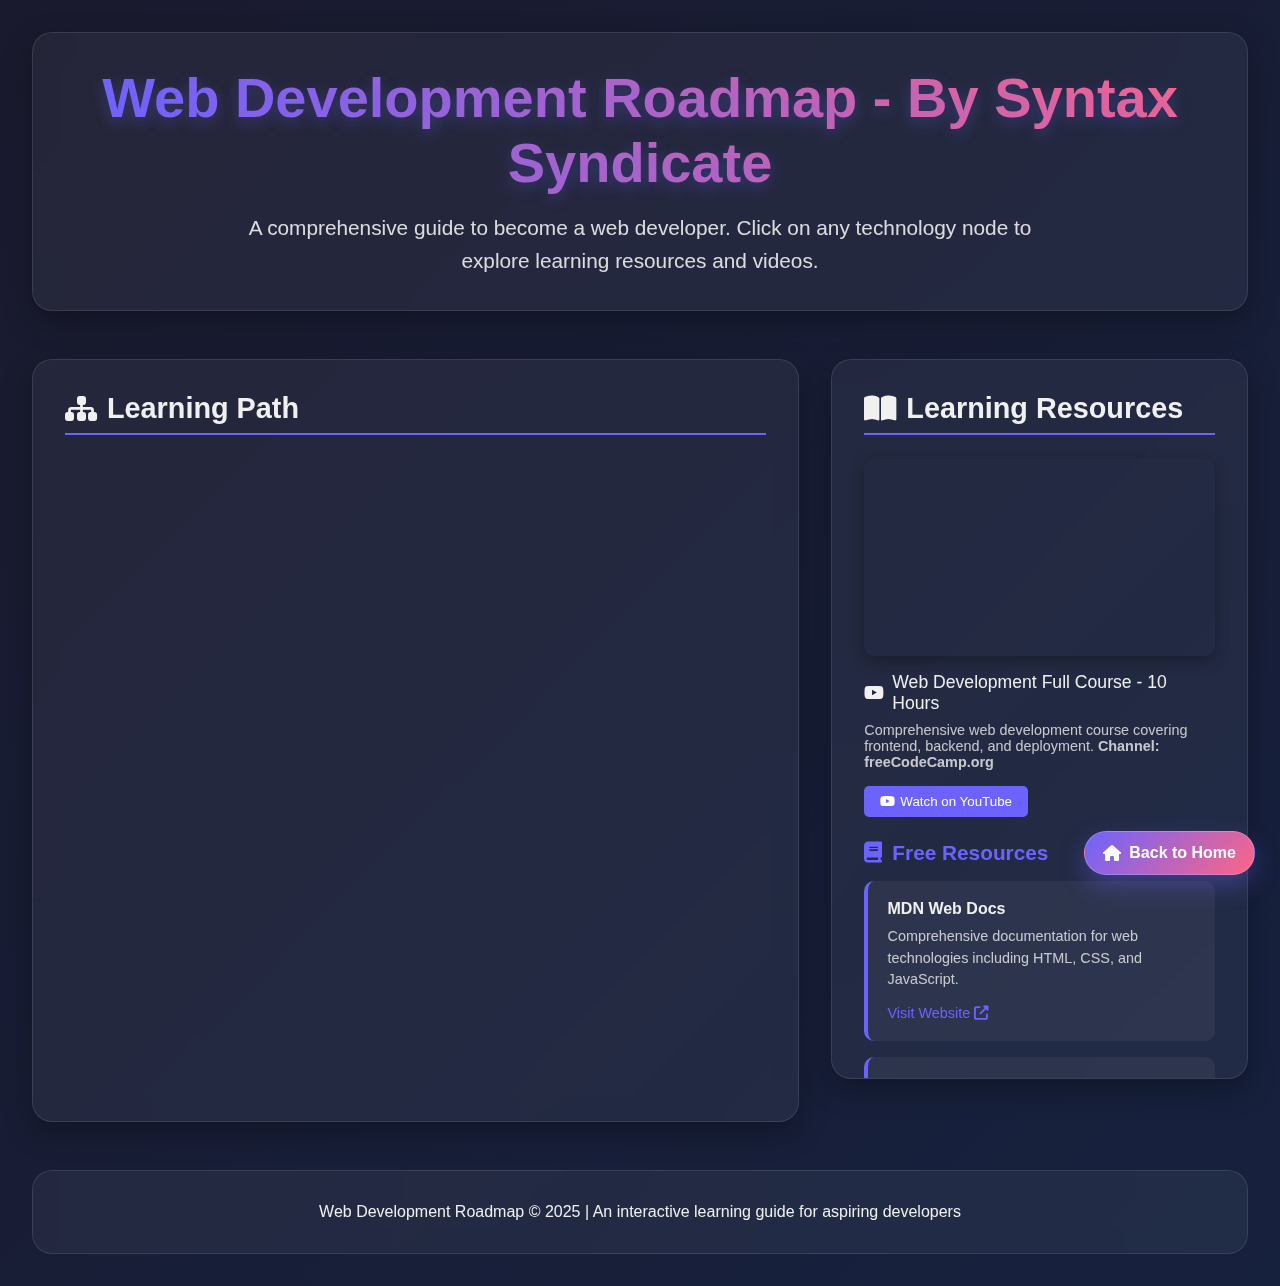
<file: webdev.html>
<!DOCTYPE html>
<html lang="en">
<head>
    <meta charset="UTF-8">
    <meta name="viewport" content="width=device-width, initial-scale=1.0">
    <title>Web Development Roadmap - By Syntax Syndicate</title>
    <link rel="stylesheet" href="https://cdnjs.cloudflare.com/ajax/libs/font-awesome/6.4.0/css/all.min.css">
    <script src="https://d3js.org/d3.v7.min.js"></script>
        <link href="https://fonts.googleapis.com/css2?family=Orbitron:wght@400;700;900&family=Share+Tech+Mono&display=swap" rel="stylesheet">
<script async src="https://pagead2.googlesyndication.com/pagead/js/adsbygoogle.js?client=ca-pub-5116839186846142"
     crossorigin="anonymous"></script>
         <link rel="icon" href="favicon.png" type="image/png">
    <style>
        :root {
            --html: #e34f26;
            --css: #1572b6;
            --js: #f7df1e;
            --react: #61dafb;
            --node: #339933;
            --python: #3776ab;
            --php: #777bb4;
            --java: #007396;
            --database: #336791;
            --sql: #4479a1;
            --nosql: #4db33d;
            --security: #ff6b6b;
            --deploy: #0f9d58;
            --dark-bg: #1a1a2e;
            --darker-bg: #16213e;
            --card-bg: #0f3460;
            --accent: #6c63ff;
            --text: #f0f0f0;
        }
        
        * {
            margin: 0;
            padding: 0;
            box-sizing: border-box;
            font-family: 'Segoe UI', Tahoma, Geneva, Verdana, sans-serif;
        }
        
        body {
            background: linear-gradient(135deg, var(--dark-bg) 0%, var(--darker-bg) 100%);
            color: var(--text);
            min-height: 100vh;
            overflow-x: hidden;
        }
        
        .container {
            max-width: 1400px;
            margin: 0 auto;
            padding: 2rem;
        }
        
        header {
            text-align: center;
            margin-bottom: 3rem;
            padding: 2rem;
            background: rgba(255, 255, 255, 0.05);
            border-radius: 20px;
            backdrop-filter: blur(10px);
            border: 1px solid rgba(255, 255, 255, 0.1);
            box-shadow: 0 10px 30px rgba(0, 0, 0, 0.3);
        }
        
        h1 {
            font-size: 3.5rem;
            margin-bottom: 1rem;
            background: linear-gradient(90deg, var(--accent), #ff6584);
            -webkit-background-clip: text;
            background-clip: text;
            color: transparent;
            text-shadow: 0 5px 15px rgba(108, 99, 255, 0.3);
        }
        
        .subtitle {
            font-size: 1.3rem;
            opacity: 0.9;
            max-width: 800px;
            margin: 0 auto;
            line-height: 1.6;
        }
        
        .roadmap-container {
            display: flex;
            gap: 2rem;
        }
        
        .tree-section {
            flex: 2;
            background: rgba(255, 255, 255, 0.05);
            border-radius: 20px;
            padding: 2rem;
            backdrop-filter: blur(10px);
            border: 1px solid rgba(255, 255, 255, 0.1);
            box-shadow: 0 10px 30px rgba(0, 0, 0, 0.3);
            overflow: hidden;
            position: relative;
        }
        
        .resources-section {
            flex: 1;
            background: rgba(255, 255, 255, 0.05);
            border-radius: 20px;
            padding: 2rem;
            backdrop-filter: blur(10px);
            border: 1px solid rgba(255, 255, 255, 0.1);
            box-shadow: 0 10px 30px rgba(0, 0, 0, 0.3);
            max-height: 80vh;
            overflow-y: auto;
        }
        
        .section-title {
            font-size: 1.8rem;
            margin-bottom: 1.5rem;
            padding-bottom: 0.5rem;
            border-bottom: 2px solid var(--accent);
            display: flex;
            align-items: center;
            gap: 10px;
        }
        
        #tree {
            width: 100%;
            height: 70vh;
            position: relative;
        }
        
        .controls {
            position: absolute;
            top: 20px;
            right: 20px;
            display: flex;
            gap: 10px;
            z-index: 10;
        }
        
        .control-btn {
            background: rgba(30, 30, 50, 0.8);
            border: none;
            color: white;
            width: 40px;
            height: 40px;
            border-radius: 50%;
            display: flex;
            align-items: center;
            justify-content: center;
            cursor: pointer;
            transition: all 0.3s ease;
            backdrop-filter: blur(5px);
            box-shadow: 0 4px 10px rgba(0, 0, 0, 0.2);
        }
        
        .control-btn:hover {
            background: var(--accent);
            transform: scale(1.1);
        }
        
        /* Node styling */
        .node {
            cursor: pointer;
            transition: all 0.3s ease;
        }
        
        .node circle {
            stroke-width: 2px;
            transition: all 0.3s ease;
        }
        
        .node text {
            font-size: 14px;
            font-weight: 500;
            fill: white;
            text-shadow: 1px 1px 3px rgba(0, 0, 0, 0.7);
        }
        
        .node:hover circle {
            r: 12;
            filter: drop-shadow(0 0 8px rgba(255, 255, 255, 0.5));
        }
        
        .link {
            fill: none;
            stroke: rgba(255, 255, 255, 0.3);
            stroke-width: 2px;
        }
        
        /* Video Player Styling */
        .video-container {
            position: relative;
            width: 100%;
            height: 0;
            padding-bottom: 56.25%; /* 16:9 aspect ratio */
            margin-bottom: 1rem;
            border-radius: 10px;
            overflow: hidden;
            box-shadow: 0 5px 15px rgba(0, 0, 0, 0.3);
        }
        
        .video-container iframe {
            position: absolute;
            top: 0;
            left: 0;
            width: 100%;
            height: 100%;
            border: none;
        }
        
        .video-title {
            font-size: 1.1rem;
            margin-bottom: 0.5rem;
            display: flex;
            align-items: center;
            gap: 8px;
        }
        
        .video-description {
            font-size: 0.9rem;
            opacity: 0.8;
            margin-bottom: 1rem;
        }
        
        .video-controls {
            display: flex;
            gap: 10px;
            margin-bottom: 1.5rem;
        }
        
        .video-btn {
            background: var(--accent);
            color: white;
            border: none;
            padding: 0.5rem 1rem;
            border-radius: 5px;
            cursor: pointer;
            transition: all 0.3s ease;
            display: flex;
            align-items: center;
            gap: 5px;
        }
        
        .video-btn:hover {
            background: #ff6584;
            transform: translateY(-2px);
        }
        
        /* Resources Styling */
        .resources-content {
            opacity: 0;
            transform: translateY(20px);
            transition: all 0.5s ease;
        }
        
        .resources-content.active {
            opacity: 1;
            transform: translateY(0);
        }
        
        .resource-type {
            margin-bottom: 2rem;
        }
        
        .resource-type-title {
            font-size: 1.3rem;
            margin-bottom: 1rem;
            display: flex;
            align-items: center;
            gap: 10px;
            color: var(--accent);
        }
        
        .resource-card {
            background: rgba(255, 255, 255, 0.05);
            border-radius: 10px;
            padding: 1.2rem;
            margin-bottom: 1rem;
            transition: all 0.3s ease;
            border-left: 4px solid var(--accent);
        }
        
        .resource-card:hover {
            background: rgba(255, 255, 255, 0.1);
            transform: translateY(-3px);
            box-shadow: 0 5px 15px rgba(0, 0, 0, 0.2);
        }
        
        .resource-title {
            font-weight: 600;
            margin-bottom: 0.5rem;
            display: flex;
            align-items: center;
            gap: 8px;
        }
        
        .resource-description {
            font-size: 0.9rem;
            opacity: 0.8;
            margin-bottom: 0.8rem;
            line-height: 1.5;
        }
        
        .resource-link {
            display: inline-block;
            color: var(--accent);
            text-decoration: none;
            font-weight: 500;
            font-size: 0.9rem;
            transition: all 0.2s;
        }
        
        .resource-link:hover {
            color: #ff6584;
        }
        
        .no-resources {
            text-align: center;
            padding: 2rem;
            opacity: 0.7;
        }
        
        footer {
            text-align: center;
            margin-top: 3rem;
            padding: 2rem;
            background: rgba(255, 255, 255, 0.05);
            border-radius: 20px;
            backdrop-filter: blur(10px);
            border: 1px solid rgba(255, 255, 255, 0.1);
        }
        
        /* Responsive design */
        @media (max-width: 1100px) {
            .roadmap-container {
                flex-direction: column;
            }
            
            .tree-section, .resources-section {
                max-height: none;
            }
        }
        
        @media (max-width: 768px) {
            h1 {
                font-size: 2.5rem;
            }
            
            .container {
                padding: 1rem;
            }
            
            .tree-section, .resources-section {
                padding: 1.5rem;
            }
            
            .section-title {
                font-size: 1.5rem;
            }
        }
        .back-home-btn {
    position: fixed;
    bottom: 25px;
    right: 25px;
    padding: 12px 18px;
    background: linear-gradient(135deg, var(--accent), #ff6584);
    color: white;
    text-decoration: none;
    font-weight: 600;
    border-radius: 30px;
    box-shadow: 0 10px 25px rgba(108, 99, 255, 0.35);
    backdrop-filter: blur(10px);
    border: 1px solid rgba(255, 255, 255, 0.2);
    transition: all 0.3s ease;
    z-index: 9999;
    display: flex;
    align-items: center;
    gap: 8px;
}

.back-home-btn:hover {
    transform: translateY(-3px) scale(1.05);
    box-shadow: 0 15px 35px rgba(255, 101, 132, 0.45);
    color: white;
}

    </style>
</head>
<body>
    <div class="container">
        <header>
            <h1>Web Development Roadmap - By Syntax Syndicate
            </h1>
            <p class="subtitle">A comprehensive guide to become a web developer. Click on any technology node to explore learning resources and videos.</p>
        </header>
        
        <div class="roadmap-container">
            <div class="tree-section">
                <h2 class="section-title"><i class="fas fa-sitemap"></i> Learning Path</h2>
                <div id="tree"></div>

            </div>
            
            <div class="resources-section">
                <h2 class="section-title"><i class="fas fa-book-open"></i> Learning Resources</h2>
                <div class="resources-content active" id="web-dev-resources">
                    <div class="video-container">
                        <iframe src="https://www.youtube.com/embed/8mAITcNt710" title="Web Development Full Course" allowfullscreen></iframe>
                    </div>
                    <div class="video-title">
                        <i class="fab fa-youtube"></i> Web Development Full Course - 10 Hours
                    </div>
                    <div class="video-description">
                        Comprehensive web development course covering frontend, backend, and deployment. <strong>Channel: freeCodeCamp.org</strong>
                    </div>
                    
                    <div class="video-controls">
                        <button class="video-btn" onclick="openInNewTab('https://www.youtube.com/watch?v=8mAITcNt710')">
                            <i class="fab fa-youtube"></i> Watch on YouTube
                        </button>
                    </div>
                    
                    <div class="resource-type">
                        <h3 class="resource-type-title"><i class="fas fa-book"></i> Free Resources</h3>
                        <div class="resource-card">
                            <div class="resource-title">MDN Web Docs</div>
                            <div class="resource-description">Comprehensive documentation for web technologies including HTML, CSS, and JavaScript.</div>
                            <a href="https://developer.mozilla.org/en-US/" target="_blank" class="resource-link">Visit Website <i class="fas fa-external-link-alt"></i></a>
                        </div>
                        <div class="resource-card">
                            <div class="resource-title">freeCodeCamp Curriculum</div>
                            <div class="resource-description">Free interactive coding lessons and projects for web development.</div>
                            <a href="https://www.freecodecamp.org/learn" target="_blank" class="resource-link">Start Learning <i class="fas fa-external-link-alt"></i></a>
                        </div>
                    </div>
                </div>
                
                <!-- Other resource sections will be populated by JavaScript -->
                <div class="no-resources" id="no-resources">
                    <i class="fas fa-info-circle fa-2x"></i>
                    <p>Select a technology node to view learning resources</p>
                </div>
            </div>
        </div>
<a href="/index.html" class="back-home-btn">
  <i class="fas fa-home"></i>
  <span>Back to Home</span>
</a>

        
        <footer>
            <p>Web Development Roadmap &copy; 2025 | An interactive learning guide for aspiring developers</p>
        </footer>
    </div>

    <script>
        // Roadmap data structure
        const roadmapData = {
            name: "Web Development",
            description: "The complete path to becoming a web developer",
            color: "#6c63ff",
            videos: [
                {
                    title: "Web Development Full Course - 10 Hours",
                    embedUrl: "https://www.youtube.com/embed/8mAITcNt710",
                    youtubeUrl: "https://www.youtube.com/watch?v=8mAITcNt710",
                    channel: "freeCodeCamp.org",
                    description: "Comprehensive web development course covering frontend, backend, and deployment."
                }
            ],
            articles: [
                {
                    title: "MDN Web Docs",
                    url: "https://developer.mozilla.org/en-US/",
                    description: "Comprehensive documentation for web technologies including HTML, CSS, and JavaScript."
                },
                {
                    title: "freeCodeCamp Curriculum",
                    url: "https://www.freecodecamp.org/learn",
                    description: "Free interactive coding lessons and projects for web development."
                }
            ],
            children: [
                {
                    name: "Frontend Basics",
                    description: "The foundational technologies of the web",
                    color: "#e34f26",
                    children: [
                        {
                            name: "HTML",
                            description: "HyperText Markup Language - the structure of web pages",
                            color: "#e34f26",
                            videos: [
                                {
                                    title: "HTML Tutorial for Beginners | Complete HTML with Notes & Code",
                                    embedUrl: 'https://www.youtube.com/embed/HcOc7P5BMi4?si=2-DqO0MX9HYG_pKy',
                                    youtubeUrl: "https://www.youtube.com/watch?v=pQN-pnXPaVg",
                                    channel: "Apna College",
                                    description: "Learn the basics of HTML5 and web development in this video tutorial."
                                }
                            ],
                            articles: [
                                {
                                    title: "HTML Notes by Syntax Syndicate",
                                    url: "https://syntax-syndicate-ltd.github.io/html-css-notes/",
                                    description: "Master HTML and CSS with our comprehensive, beginner-friendly notes. Step-by-step tutorials, examples, and best practices to kickstart your web development journey."
                                },
                                {
                                    title: "MDN Web Docs - HTML",
                                    url: "https://developer.mozilla.org/en-US/docs/Web/HTML",
                                    description: "Mozilla's official HTML documentation with guides and references."
                                },
                                {
                                    title: "HTML Tutorial - W3Schools",
                                    url: "https://www.w3schools.com/html/",
                                    description: "Comprehensive HTML reference and tutorials with examples."
                                }
                            ]
                        },
                        {
                            name: "CSS",
                            description: "Cascading Style Sheets - styling web pages",
                            color: "#1572b6",
                            videos: [
                                {
                                    title: "CSS Tutorial for Beginners | Complete CSS with Project, Notes & Code",
                                    embedUrl: "https://www.youtube.com/embed/ESnrn1kAD4E?si=tmIm_jOWJDu_V1lr",
                                    youtubeUrl: "https://youtu.be/ESnrn1kAD4E?si=UDus0t8Xf4RlDKlw",
                                    channel: "Apna College",
                                    description: "Complete CSS course with examples and best practices."
                                }
                            ],
                            articles: [
                                {
                                    title: "CSS Tricks - Complete Guide to Flexbox",
                                    url: "https://css-tricks.com/snippets/css/a-guide-to-flexbox/",
                                    description: "The most popular Flexbox guide online with visual examples."
                                },
                                {
                                    title: "MDN Web Docs - CSS",
                                    url: "https://developer.mozilla.org/en-US/docs/Web/CSS",
                                    description: "Official CSS documentation from Mozilla with tutorials."
                                }
                            ],
                            children: [
                                {
    name: "Tailwind CSS",
    description: "Utility-first CSS framework for rapidly building modern, responsive UIs.",
    color: "#38bdf8",
    videos: [
        {
            title: "Tailwind CSS Tutorial for Beginners | Full Course with Projects",
            embedUrl: "https://www.youtube.com/embed/lCxcTsOHrjo?si=ZC9iL2V-3RfVDpRS",
            youtubeUrl: "https://youtu.be/lCxcTsOHrjo?si=ZC9iL2V-3RfVDpRS",
            channel: "Traversy Media",
            description: "A complete beginner-friendly guide to Tailwind CSS with live projects and setup walkthrough."
        },
        {
            title: "Tailwind CSS Crash Course 2024 | Responsive Design & Components",
            embedUrl: "https://www.youtube.com/embed/ft30zcMlFao?si=Y6yKRQ9PRjCQYtyY",
            youtubeUrl: "https://youtu.be/ft30zcMlFao?si=Y6yKRQ9PRjCQYtyY",
            channel: "Kevin Powell",
            description: "Learn how to use Tailwind CSS utilities to build responsive and clean layouts effectively."
        }
    ],
    articles: [
        {
            title: "Tailwind CSS Documentation",
            url: "https://tailwindcss.com/docs",
            description: "Official Tailwind CSS documentation with setup guide, core concepts, and customization options."
        },
        {
            title: "Tailwind CSS Cheat Sheet",
            url: "https://nerdcave.com/tailwind-cheat-sheet",
            description: "A complete list of Tailwind CSS utility classes for quick reference."
        },
        {
            title: "Tailwind CSS Best Practices",
            url: "https://blog.logrocket.com/tailwind-css-best-practices/",
            description: "Learn how to write cleaner, scalable, and efficient Tailwind CSS code for production."
        }
    ]
}
,
                      {
    name: "Bootstrap",
    description: "Powerful front-end framework for developing responsive, mobile-first websites using prebuilt components and a grid system.",
    color: "#7952b3",
    videos: [
        {
            title: "Bootstrap 5 Tutorial for Beginners | Complete Course with Projects",
            embedUrl: "https://www.youtube.com/embed/-qfEOE4vtxE?si=JH97kQhNfDE5xOrM",
            youtubeUrl: "https://youtu.be/-qfEOE4vtxE?si=JH97kQhNfDE5xOrM",
            channel: "freeCodeCamp.org",
            description: "A full Bootstrap 5 course that covers the grid system, components, utilities, and responsive layouts through projects."
        },
        {
            title: "Bootstrap 5 Crash Course | Build a Responsive Website",
            embedUrl: "https://www.youtube.com/embed/4sosXZsdy-s?si=O2qT4VCW0RAQcfq1",
            youtubeUrl: "https://youtu.be/4sosXZsdy-s?si=O2qT4VCW0RAQcfq1",
            channel: "Traversy Media",
            description: "Learn Bootstrap 5 fundamentals and build a modern responsive landing page step-by-step."
        }
    ],
    articles: [
        {
            title: "Bootstrap Official Documentation",
            url: "https://getbootstrap.com/docs/",
            description: "Comprehensive documentation covering Bootstrap’s layout system, components, utilities, and customization options."
        },
        {
            title: "Bootstrap Grid System Explained",
            url: "https://www.w3schools.com/bootstrap5/bootstrap_grid_basic.php",
            description: "Beginner-friendly guide to understanding and using the Bootstrap 12-column grid layout."
        }
    ]
}

                            ]
                        },
                        {
                            name: "JavaScript",
                            description: "The programming language of the web",
                            color: "#f7df1e",
                            videos: [
                                {
                                    title: "JavaScript Full Course ❤️ | Variables & Data Types",
                                    embedUrl: "https://www.youtube.com/embed/ajdRvxDWH4w?si=hnV1rfJAKvL7k39I",
                                    youtubeUrl: "https://youtu.be/ajdRvxDWH4w?si=hnV1rfJAKvL7k39I",
                                    channel: "Apna College",
                                    description: "Clear JavaScript fundamentals explained with examples."
                                },
                                {
                                    title: "Learn JavaScript - Full Course for Beginners",
                                    embedUrl: "https://www.youtube.com/embed/PkZNo7MFNFg",
                                    youtubeUrl: "https://www.youtube.com/watch?v=PkZNo7MFNFg",
                                    channel: "freeCodeCamp.org",
                                    description: "Comprehensive JavaScript course for beginners with projects."
                                }
                            ],
                            articles: [
                                {
                                    title: "JavaScript.info - The Modern JavaScript Tutorial",
                                    url: "https://javascript.info/",
                                    description: "Modern and comprehensive JavaScript tutorial from basics to advanced."
                                },
                                {
                                    title: "MDN Web Docs - JavaScript",
                                    url: "https://developer.mozilla.org/en-US/docs/Web/JavaScript",
                                    description: "Official JavaScript documentation with guides and references."
                                }
                            ]
                        }
                    ]
                },
                {
                    name: "Version Control",
                    description: "Modern tools for building interactive user interfaces",
                    color: "#61dafb",
                    children: [
                        {
                            name: "Git & GitHub ",
                            description: "A version control system and code hosting platform",
                            color: "#61dafb",
                            videos: [
                                {
                                    title: "Complete Git and GitHub Tutorial for Beginners",
                                    embedUrl: "https://www.youtube.com/embed/Ez8F0nW6S-w?si=xcU2-gor1DQoydhl",
                                    youtubeUrl: "https://youtu.be/Ez8F0nW6S-w?si=zA2J4SATjxsfb3bo",
                                    channel: "Apna College",
                                    description: "Learn React fundamentals of the version control using git and github."
                                }
                            ],
                            articles: [
                                {
                                    title: "git notes by syntax syndicate",
                                    url: "https://git-notes-by-syntax-syndicate-vyo8.vercel.app/",
                                    description: "Learn version control from scratch with interactive lessons, hands-on exercises, and real-world examples. Perfect for beginners and pros alike."
                                },
                            ]
                        }
                    ]
                },
                {
    name: "Frontend Frameworks",
    description: "Modern tools for building interactive user interfaces",
    color: "#61dafb",
    children: [
        {
            name: "React",
            description: "A JavaScript library for building user interfaces",
            color: "#61dafb",
            videos: [
                {
                    title: "React JS Full Course 2024 | Beginner to Advanced",
                    embedUrl: "https://www.youtube.com/embed/SqcY0GlETPk",
                    youtubeUrl: "https://www.youtube.com/watch?v=SqcY0GlETPk",
                    channel: "freeCodeCamp.org",
                    description: "A complete modern React course covering hooks, components, and projects."
                },
                {
                    title: "React JS Tutorial for Beginners",
                    embedUrl: "https://www.youtube.com/embed/bMknfKXIFA8",
                    youtubeUrl: "https://www.youtube.com/watch?v=bMknfKXIFA8",
                    channel: "Programming with Mosh",
                    description: "Best React beginner tutorial with clear concepts and a professional approach."
                },
                {
                    title: "React JS Crash Course (with Project)",
                    embedUrl: "https://www.youtube.com/embed/w7ejDZ8SWv8",
                    youtubeUrl: "https://www.youtube.com/watch?v=w7ejDZ8SWv8",
                    channel: "Traversy Media",
                    description: "A practical React crash course covering all fundamentals in one video."
                }
            ],
            articles: [
                {
                    title: "React Official Tutorial",
                    url: "https://react.dev/learn",
                    description: "Official React documentation and interactive tutorial from Meta."
                },
                {
                    title: "React Patterns",
                    url: "https://reactpatterns.com/",
                    description: "Collection of React design patterns and best practices."
                }
            ]
        },
        {
            name: "Next.js",
            description: "The React framework for production",
            color: "#000000",
            videos: [
                {
                    title: "Next.js 14 Full Course 2024 | App Router, SSR, API Routes",
                    embedUrl: "https://www.youtube.com/embed/Y6KDk5iyrYE",
                    youtubeUrl: "https://www.youtube.com/watch?v=Y6KDk5iyrYE",
                    channel: "freeCodeCamp.org",
                    description: "Complete Next.js 14 course covering the latest app router and features."
                },
                {
                    title: "Next.js Crash Course | Build and Deploy a Next App",
                    embedUrl: "https://www.youtube.com/embed/mTz0GXj8NN0",
                    youtubeUrl: "https://www.youtube.com/watch?v=mTz0GXj8NN0",
                    channel: "Traversy Media",
                    description: "A fast-paced practical crash course to get started with Next.js."
                },
                {
                    title: "Next.js 14 Crash Course | Modern Full-Stack App",
                    embedUrl: "https://www.youtube.com/embed/bqAdzPjXWzQ",
                    youtubeUrl: "https://www.youtube.com/watch?v=bqAdzPjXWzQ",
                    channel: "Hitesh Choudhary",
                    description: "Modern and concise explanation of Next.js 14 with full project."
                }
            ],
            articles: [
                {
                    title: "Next.js Official Docs",
                    url: "https://nextjs.org/docs",
                    description: "Official documentation for Next.js framework."
                },
                {
                    title: "Next.js Learn Course",
                    url: "https://nextjs.org/learn",
                    description: "Interactive and official step-by-step Next.js learning course."
                }
            ]
        },
        {
            name: "Vue.js",
            description: "The Progressive JavaScript Framework",
            color: "#41b883",
            videos: [
                {
                    title: "Vue JS 3 Tutorial for Beginners",
                    embedUrl: "https://www.youtube.com/embed/FXpIoQ_rT_c",
                    youtubeUrl: "https://www.youtube.com/watch?v=FXpIoQ_rT_c",
                    channel: "The Net Ninja",
                    description: "Complete Vue 3 tutorial series for beginners with detailed examples."
                },
                {
                    title: "Vue JS Crash Course",
                    embedUrl: "https://www.youtube.com/embed/qZXt1Aom3Cs",
                    youtubeUrl: "https://www.youtube.com/watch?v=qZXt1Aom3Cs",
                    channel: "Traversy Media",
                    description: "Fast-paced crash course for learning Vue fundamentals."
                },
                {
                    title: "Vue 3 Composition API Explained",
                    embedUrl: "https://www.youtube.com/embed/ZqgiuPt5QZo",
                    youtubeUrl: "https://www.youtube.com/watch?v=ZqgiuPt5QZo",
                    channel: "freeCodeCamp.org",
                    description: "Comprehensive Vue 3 Composition API course for modern Vue development."
                }
            ],
            articles: [
                {
                    title: "Vue.js Guide",
                    url: "https://vuejs.org/guide/introduction.html",
                    description: "Official Vue.js documentation and guide."
                },
                {
                    title: "Vue Mastery",
                    url: "https://www.vuemastery.com/courses/",
                    description: "High-quality Vue.js courses and tutorials."
                }
            ]
        }
    

                    ]
                },
          {
    name: "Backend Development",
    description: "Server-side programming and APIs",
    color: "#339933",
    children: [
        {
            name: "Node.js",
            description: "JavaScript runtime built on Chrome's V8 engine",
            color: "#339933",
            videos: [
                {
                    title: "Node.js Crash Course",
                    embedUrl: "https://www.youtube.com/embed/fBNz5xF-Kx4",
                    youtubeUrl: "https://www.youtube.com/watch?v=fBNz5xF-Kx4",
                    channel: "Traversy Media",
                    description: "Learn Node.js fundamentals with Express and build a simple API."
                },
                {
                    title: "Node.js and Express.js - Full Course",
                    embedUrl: "https://www.youtube.com/embed/Oe421EPjeBE",
                    youtubeUrl: "https://www.youtube.com/watch?v=Oe421EPjeBE",
                    channel: "freeCodeCamp.org",
                    description: "Complete Node.js and Express course with multiple projects."
                }
            ],
            articles: [
                {
                    title: "Node.js Official Docs",
                    url: "https://nodejs.org/en/docs/",
                    description: "Official Node.js documentation with guides and API references."
                },
                {
                    title: "The Node Beginner Book",
                    url: "https://www.nodebeginner.org/",
                    description: "Free book for Node.js beginners with practical examples."
                }
            ]
        },
        {
            name: "Python",
            description: "Versatile programming language with Django and Flask frameworks",
            color: "#3776ab",
videos: [
    {
        title: "Python Tutorial for Beginners | Complete Python with Project, Notes & Code",
        embedUrl: "https://www.youtube.com/embed/_uQrJ0TkZlc?si=xyz123",
        youtubeUrl: "https://youtu.be/_uQrJ0TkZlc?si=xyz123",
        channel: "Programming with Mosh",
        description: "Complete Python course covering basics to advanced concepts with real projects."
    },
    {
        title: "Python Full Course for Beginners | Learn Python in 12 Hours",
        embedUrl: "https://www.youtube.com/embed/XKHEtdqhLK8?si=abc456",
        youtubeUrl: "https://youtu.be/XKHEtdqhLK8?si=abc456",
        channel: "Bro Code",
        description: "Step-by-step Python tutorial covering syntax, data types, OOP, and more."
    }
],
articles: [
    {
        title: "Python Official Documentation",
        url: "https://docs.python.org/3/",
        description: "The official Python documentation with detailed language references."
    },
    {
        title: "Real Python - Tutorials",
        url: "https://realpython.com/",
        description: "High-quality Python tutorials and guides for all levels of learners."
    },
    {
        title: "W3Schools - Python Tutorial",
        url: "https://www.w3schools.com/python/",
        description: "Beginner-friendly Python tutorials with examples and exercises."
    }
],

            children: [
                {
                    name: "Django",
                    description: "High-level Python web framework that encourages rapid development",
                    color: "#092E20",
                    videos: [
                        {
                            title: "Django Full Course in Hindi (2024)",
                            embedUrl: "https://www.youtube.com/embed/JxzZxdht-XY?si=PeVUKUoZ3zFvzZ2-",
                            youtubeUrl: "https://youtu.be/JxzZxdht-XY?si=PeVUKUoZ3zFvzZ2-",
                            channel: "CodeWithHarry",
                            description: "Complete Django course in Hindi — from setup to deployment."
                        }
                    ],
                    articles: [
                        {
                            title: "Django Official Documentation",
                            url: "https://docs.djangoproject.com/en/stable/",
                            description: "Comprehensive documentation for Django framework."
                        },
                        {
                            title: "Django Tutorial Series (W3Schools)",
                            url: "https://www.w3schools.com/django/",
                            description: "Beginner-friendly Django tutorials and examples."
                        }
                    ]
                },
                {
                    name: "Flask",
                    description: "Lightweight Python microframework for web development",
                    color: "#000000",
                    videos: [
                        {
                            title: "Flask Full Course in Hindi",
                            embedUrl: "https://www.youtube.com/embed/Z1RJmh_OqeA",
                            youtubeUrl: "https://www.youtube.com/watch?v=Z1RJmh_OqeA",
                            channel: "CodeWithHarry",
                            description: "Complete Flask web development course in Hindi."
                        },
                        {
                            title: "Flask Tutorial for Beginners in Hindi",
                            embedUrl: "https://www.youtube.com/embed/6plVs_ytIH8",
                            youtubeUrl: "https://www.youtube.com/watch?v=6plVs_ytIH8",
                            channel: "Thapa Technical",
                            description: "Learn Flask basics and APIs step-by-step in Hindi."
                        },
                        {
                            title: "Flask Project Tutorial in Hindi",
                            embedUrl: "https://www.youtube.com/embed/X1b5iQNsN6Y",
                            youtubeUrl: "https://www.youtube.com/watch?v=X1b5iQNsN6Y",
                            channel: "Hitesh Choudhary",
                            description: "Build a complete Flask project with frontend integration in Hindi."
                        }
                    ],
                    articles: [
                        {
                            title: "Flask Official Documentation",
                            url: "https://flask.palletsprojects.com/en/stable/",
                            description: "Official Flask documentation with examples and API reference."
                        },
                        {
                            title: "The Flask Mega-Tutorial",
                            url: "https://blog.miguelgrinberg.com/post/the-flask-mega-tutorial-part-i-hello-world",
                            description: "In-depth Flask tutorial series by Miguel Grinberg."
                        }
                    ]
                }
            ]
        },
        {
            name: "PHP",
            description: "Popular server-side scripting language",
            color: "#777bb4",
            videos: [
                {
                    title: "PHP Programming Language Tutorial - Full Course",
                    embedUrl: "https://www.youtube.com/embed/OK_JCtrrv-c",
                    youtubeUrl: "https://www.youtube.com/watch?v=OK_JCtrrv-c",
                    channel: "freeCodeCamp.org",
                    description: "Complete PHP course for beginners."
                },
                {
                    title: "PHP For Beginners",
                    embedUrl: "https://www.youtube.com/embed/BUCiSSyIGGU",
                    youtubeUrl: "https://www.youtube.com/watch?v=BUCiSSyIGGU",
                    channel: "Traversy Media",
                    description: "Modern PHP tutorial with MySQL."
                }
            ],
            articles: [
                {
                    title: "PHP The Right Way",
                    url: "https://phptherightway.com/",
                    description: "Modern PHP best practices guide."
                },
                {
                    title: "Laravel Documentation",
                    url: "https://laravel.com/docs",
                    description: "Official Laravel PHP framework documentation."
                }
            ]
        }
    ]
}
,
                {
                    name: "Databases",
                    description: "Storing and managing application data",
                    color: "#336791",
                    children: [
                        {
                            name: "SQL Databases",
                            description: "Structured Query Language databases",
                            color: "#4479a1",
                            children: [
                                {
                                    name: "MySQL",
                                    description: "Popular open-source relational database",
                                    color: "#4479a1",
                                    videos: [
                                        {
                                            title: "MySQL Tutorial for Beginners",
                                            embedUrl: "https://www.youtube.com/embed/7S_tz1z_5bA",
                                            youtubeUrl: "https://www.youtube.com/watch?v=7S_tz1z_5bA",
                                            channel: "Programming with Mosh",
                                            description: "Complete MySQL course from scratch."
                                        },
                                        {
                                            title: "MySQL Crash Course",
                                            embedUrl: "https://www.youtube.com/embed/9ylj9NR0Lcg",
                                            youtubeUrl: "https://www.youtube.com/watch?v=9ylj9NR0Lcg",
                                            channel: "Traversy Media",
                                            description: "Learn MySQL in 1 hour."
                                        }
                                    ],
                                    articles: [
                                        {
                                            title: "MySQL Tutorial",
                                            url: "https://www.mysqltutorial.org/",
                                            description: "Comprehensive MySQL tutorial website."
                                        },
                                        {
                                            title: "W3Schools MySQL Tutorial",
                                            url: "https://www.w3schools.com/mysql/",
                                            description: "MySQL tutorial with examples."
                                        }
                                    ]
                                },
                                {
                                    name: "PostgreSQL",
                                    description: "Powerful open-source object-relational database",
                                    color: "#336791",
                                    videos: [
                                        {
                                            title: "PostgreSQL Tutorial for Beginners",
                                            embedUrl: "https://www.youtube.com/embed/qw--VYLpxG4",
                                            youtubeUrl: "https://www.youtube.com/watch?v=qw--VYLpxG4",
                                            channel: "freeCodeCamp.org",
                                            description: "Full PostgreSQL course for beginners."
                                        },
                                        {
                                            title: "Learn PostgreSQL Tutorial - Full Course for Beginners",
                                            embedUrl: "https://www.youtube.com/embed/BLH3s5eTL4Y",
                                            youtubeUrl: "https://www.youtube.com/watch?v=BLH3s5eTL4Y",
                                            channel: "Amigoscode",
                                            description: "Comprehensive PostgreSQL tutorial."
                                        }
                                    ],
                                    articles: [
                                        {
                                            title: "PostgreSQL Tutorial",
                                            url: "https://www.postgresqltutorial.com/",
                                            description: "Complete PostgreSQL tutorial."
                                        },
                                        {
                                            title: "PostgreSQL Exercises",
                                            url: "https://pgexercises.com/",
                                            description: "Practice PostgreSQL with exercises."
                                        }
                                    ]
                                }
                            ]
                        },
                        {
                            name: "NoSQL Databases",
                            description: "Non-relational databases",
                            color: "#4db33d",
                            children: [
                                {
                                    name: "MongoDB",
                                    description: "Document-based NoSQL database",
                                    color: "#4db33d",
                                    videos: [
                                        {
                                            title: "MongoDB Crash Course",
                                            embedUrl: "https://www.youtube.com/embed/-56x56UppqQ",
                                            youtubeUrl: "https://www.youtube.com/watch?v=-56x56UppqQ",
                                            channel: "Traversy Media",
                                            description: "Learn MongoDB fundamentals."
                                        },
                                        {
                                            title: "MongoDB Full Course",
                                            embedUrl: "https://www.youtube.com/embed/ExcRbA7fy_A",
                                            youtubeUrl: "https://www.youtube.com/watch?v=ExcRbA7fy_A",
                                            channel: "Amigoscode",
                                            description: "Complete MongoDB tutorial."
                                        }
                                    ],
                                    articles: [
                                        {
                                            title: "MongoDB University",
                                            url: "https://university.mongodb.com/",
                                            description: "Free MongoDB courses and certifications."
                                        },
                                        {
                                            title: "MongoDB Manual",
                                            url: "https://docs.mongodb.com/manual/",
                                            description: "Official MongoDB documentation."
                                        }
                                    ]
                                }
                            ]
                        }
                    ]
                },
                {
                    name: "Security & Authentication",
                    description: "Protecting applications and user data",
                    color: "#ff6b6b",
                    children: [
                        {
                            name: "JWT Authentication",
                            description: "JSON Web Tokens for secure authentication",
                            color: "#ff6b6b",
                            videos: [
                                {
                                    title: "JWT Authentication Tutorial",
                                    embedUrl: "https://www.youtube.com/embed/7Q17ubqLfaM",
                                    youtubeUrl: "https://www.youtube.com/watch?v=7Q17ubqLfaM",
                                    channel: "Web Dev Simplified",
                                    description: "Learn JWT authentication in depth."
                                },
                                {
                                    title: "JWT in 100 Seconds",
                                    embedUrl: "https://www.youtube.com/embed/UBUNrFtufWo",
                                    youtubeUrl: "https://www.youtube.com/watch?v=UBUNrFtufWo",
                                    channel: "Fireship",
                                    description: "Quick explanation of JWT."
                                }
                            ],
                            articles: [
                                {
                                    title: "JWT.io Introduction",
                                    url: "https://jwt.io/introduction/",
                                    description: "Official JWT introduction and documentation."
                                },
                                {
                                    title: "Auth0 JWT Handbook",
                                    url: "https://auth0.com/resources/ebooks/jwt-handbook",
                                    description: "Free ebook on JWT best practices."
                                }
                            ]
                        },
                        {
                            name: "OAuth",
                            description: "Open standard for access delegation",
                            color: "#eb5424",
                            videos: [
                                {
                                    title: "OAuth 2.0 and OpenID Connect",
                                    embedUrl: "https://www.youtube.com/embed/996OiexHze0",
                                    youtubeUrl: "https://www.youtube.com/watch?v=996OiexHze0",
                                    channel: "OktaDev",
                                    description: "Learn OAuth 2.0 and OpenID Connect."
                                },
                                {
                                    title: "What is OAuth really all about?",
                                    embedUrl: "https://www.youtube.com/embed/3pZ3Nh8tgTE",
                                    youtubeUrl: "https://www.youtube.com/watch?v=3pZ3Nh8tgTE",
                                    channel: "Java Brains",
                                    description: "OAuth explained with simple examples."
                                }
                            ],
                            articles: [
                                {
                                    title: "OAuth 2.0 Simplified",
                                    url: "https://aaronparecki.com/oauth-2-simplified/",
                                    description: "Simple explanation of OAuth 2.0."
                                },
                                {
                                    title: "OAuth.net",
                                    url: "https://oauth.net/2/",
                                    description: "Official OAuth 2.0 documentation."
                                }
                            ]
                        }
                    ]
                },
                {
    name: "Deployment & Hosting",
    description: "Making your applications available to users",
    color: "#0f9d58",
    children: [
        {
            name: "Docker",
            description: "Containerization platform",
            color: "#2496ed",
            videos: [
                {
                    title: "Docker Tutorial for Beginners",
                    embedUrl: "https://www.youtube.com/embed/3c-iBn73dDE",
                    youtubeUrl: "https://www.youtube.com/watch?v=3c-iBn73dDE",
                    channel: "TechWorld with Nana",
                    description: "Complete Docker course for beginners."
                },
                {
                    title: "Learn Docker in 12 Minutes",
                    embedUrl: "https://www.youtube.com/embed/YFl2mCHdv24",
                    youtubeUrl: "https://www.youtube.com/watch?v=YFl2mCHdv24",
                    channel: "Web Dev Simplified",
                    description: "Quick Docker introduction."
                }
            ],
            articles: [
                {
                    title: "Docker Getting Started",
                    url: "https://docs.docker.com/get-started/",
                    description: "Official Docker getting started guide."
                },
                {
                    title: "Docker Curriculum",
                    url: "https://docker-curriculum.com/",
                    description: "Comprehensive Docker tutorial."
                }
            ]
        },
        {
            name: "AWS",
            description: "Amazon Web Services cloud platform",
            color: "#ff9900",
            videos: [
                {
                    title: "AWS Tutorial for Beginners",
                    embedUrl: "https://www.youtube.com/embed/ubCNZRNjhyo",
                    youtubeUrl: "https://www.youtube.com/watch?v=ubCNZRNjhyo",
                    channel: "Academind",
                    description: "Introduction to AWS core services."
                },
                {
                    title: "AWS Full Course",
                    embedUrl: "https://www.youtube.com/embed/k1RI5locZE4",
                    youtubeUrl: "https://www.youtube.com/watch?v=k1RI5locZE4",
                    channel: "edureka!",
                    description: "Comprehensive AWS tutorial."
                }
            ],
            articles: [
                {
                    title: "AWS Documentation",
                    url: "https://docs.aws.amazon.com/",
                    description: "Official AWS documentation."
                },
                {
                    title: "AWS Free Tier",
                    url: "https://aws.amazon.com/free/",
                    description: "AWS free tier services for learning."
                }
            ]
        },
        {
            name: "Serverless",
            description: "Deploy applications without managing servers",
            color: "#6f42c1",
            children: [
                {
                    name: "Render",
                    description: "Cloud platform for web apps and static sites",
                    color: "#24c1e0",
                    videos: [
                        {
                            title: "Deploy Node JS API on Render Free in Hindi",
                            embedUrl: "https://www.youtube.com/embed/Pe74JuUUB1I",
                            youtubeUrl: "https://www.youtube.com/watch?v=Pe74JuUUB1I",
                            channel: "CodeWithHarry",
                            description: "Step-by-step guide to deploy Node.js API on Render in Hindi."
                        },
                        {
                            title: "Deploy MERN Stack on Render Free in Hindi",
                            embedUrl: "https://www.youtube.com/embed/qTss24rzbcs",
                            youtubeUrl: "https://www.youtube.com/watch?v=qTss24rzbcs",
                            channel: "CodeWithHarry",
                            description: "Deploy full MERN stack on Render with frontend and backend."
                        }
                    ],
                    articles: [
                        {
                            title: "Render Docs",
                            url: "https://render.com/docs",
                            description: "Official documentation for deploying apps on Render."
                        }
                    ]
                },
                {
                    name: "Netlify",
                    description: "Deploy static sites and frontend apps easily",
                    color: "#00c7b7",
                    videos: [
                        {
                            title: "Deploy React JS Website on Netlify Free (Hindi)",
                            embedUrl: "https://www.youtube.com/embed/ftUa9OJFEoM",
                            youtubeUrl: "https://www.youtube.com/watch?v=ftUa9OJFEoM",
                            channel: "CodeWithHarry",
                            description: "Comprehensive tutorial to deploy React apps on Netlify in Hindi."
                        }
                    ],
                    articles: [
                        {
                            title: "Netlify Docs",
                            url: "https://docs.netlify.com/",
                            description: "Official documentation for Netlify deployment."
                        }
                    ]
                },
                {
                    name: "Vercel",
                    description: "Deploy frontend frameworks and serverless functions",
                    color: "#000000",
                    videos: [
                        {
                            title: "Deploy Node JS API on Vercel Free in Hindi",
                            embedUrl: "https://www.youtube.com/embed/9Dzu26vE42Y",
                            youtubeUrl: "https://www.youtube.com/watch?v=9Dzu26vE42Y",
                            channel: "CodeWithHarry",
                            description: "Step-by-step guide to deploy Node.js API on Vercel in Hindi."
                        },
                        {
                            title: "Node.js Express Deployment on Vercel in 10 Minutes",
                            embedUrl: "https://www.youtube.com/embed/uy8k7AYaAuc",
                            youtubeUrl: "https://www.youtube.com/watch?v=uy8k7AYaAuc",
                            channel: "CodeWithHarry",
                            description: "Quick tutorial to deploy Node.js Express app on Vercel."
                        }
                    ],
                    articles: [
                        {
                            title: "Vercel Docs",
                            url: "https://vercel.com/docs",
                            description: "Official documentation for deploying apps on Vercel."
                        }
                    ]
                }
            ]
        }
    ]
}

            ]
        };

        // Track current video for each node
        const currentVideos = {};
        
        // Initialize the roadmap functionality
        document.addEventListener('DOMContentLoaded', function() {
            // Set up the tree visualization
            const margin = { top: 20, right: 120, bottom: 20, left: 120 };
            const width = document.getElementById('tree').clientWidth - margin.right - margin.left;
            const height = document.getElementById('tree').clientHeight - margin.top - margin.bottom;
            
            const svg = d3.select("#tree")
                .append("svg")
                .attr("width", width + margin.right + margin.left)
                .attr("height", height + margin.top + margin.bottom)
                .append("g")
                .attr("transform", `translate(${margin.left},${margin.top})`);
            
            // Create zoom behavior
            const zoom = d3.zoom()
                .scaleExtent([0.1, 2])
                .on("zoom", (event) => {
                    svg.attr("transform", event.transform);
                });
            
            d3.select("#tree svg").call(zoom);
            
            // Create tree layout
            const treeLayout = d3.tree().size([height, width]);
            
            // Convert hierarchical data to d3 hierarchy
            const root = d3.hierarchy(roadmapData);
            root.x0 = height / 2;
            root.y0 = 0;
            
            // Collapse all nodes by default except the first level
            root.children.forEach(collapse);
            
            update(root);
            
            // Collapse the node and all its children
            function collapse(node) {
                if (node.children) {
                    node._children = node.children;
                    node._children.forEach(collapse);
                    node.children = null;
                }
            }
            
            function update(source) {
                // Compute the new tree layout
                const treeData = treeLayout(root);
                
                // Get nodes and links
                const nodes = treeData.descendants();
                const links = treeData.descendants().slice(1);
                
                // Normalize for fixed-depth
                nodes.forEach(d => { d.y = d.depth * 180 });
                
                // ****************** Nodes section ******************
                const node = svg.selectAll("g.node")
                    .data(nodes, d => d.data.name);
                
                // Enter any new nodes at the parent's previous position
                const nodeEnter = node.enter().append("g")
                    .attr("class", "node")
                    .attr("transform", d => `translate(${source.y0},${source.x0})`)
                    .on("click", click);
                
                // Add Circle for the nodes
                nodeEnter.append("circle")
                    .attr("class", "node")
                    .attr("r", 8)
                    .style("fill", d => d.data.color || "#6c63ff")
                    .style("stroke", "#fff")
                    .style("stroke-width", "2px");
                
                // Add labels for the nodes
                nodeEnter.append("text")
                    .attr("dy", ".35em")
                    .attr("x", d => d.children || d._children ? -13 : 13)
                    .attr("text-anchor", d => d.children || d._children ? "end" : "start")
                    .text(d => d.data.name);
                
                // UPDATE
                const nodeUpdate = nodeEnter.merge(node);
                
                // Transition to the proper position for the node
                nodeUpdate.transition()
                    .duration(500)
                    .attr("transform", d => `translate(${d.y},${d.x})`);
                
                // Remove any exiting nodes
                const nodeExit = node.exit().transition()
                    .duration(500)
                    .attr("transform", d => `translate(${source.y},${source.x})`)
                    .remove();
                
                // ****************** Links section ******************
                const link = svg.selectAll("path.link")
                    .data(links, d => d.data.name);
                
                // Enter any new links at the parent's previous position
                const linkEnter = link.enter().insert("path", "g")
                    .attr("class", "link")
                    .attr("d", d => {
                        const o = { x: source.x0, y: source.y0 };
                        return diagonal(o, o);
                    });
                
                // UPDATE
                const linkUpdate = linkEnter.merge(link);
                
                // Transition back to the parent element position
                linkUpdate.transition()
                    .duration(500)
                    .attr("d", d => diagonal(d, d.parent));
                
                // Remove any exiting links
                const linkExit = link.exit().transition()
                    .duration(500)
                    .attr("d", d => {
                        const o = { x: source.x, y: source.y };
                        return diagonal(o, o);
                    })
                    .remove();
                
                // Store the old positions for transition
                nodes.forEach(d => {
                    d.x0 = d.x;
                    d.y0 = d.y;
                });
                
                // Creates a curved (diagonal) path from parent to the child nodes
                function diagonal(s, d) {
                    return `M ${s.y} ${s.x}
                            C ${(s.y + d.y) / 2} ${s.x},
                              ${(s.y + d.y) / 2} ${d.x},
                              ${d.y} ${d.x}`;
                }
                
                // Toggle children on click
                function click(event, d) {
                    if (d.children) {
                        d._children = d.children;
                        d.children = null;
                    } else {
                        d.children = d._children;
                        d._children = null;
                    }
                    update(d);
                    
                    // Update resources panel
                    updateResourcesPanel(d.data);
                }
            }
            
            // Update resources panel with node data
            function updateResourcesPanel(nodeData) {
                const resourcesContent = document.querySelector('.resources-content');
                const noResources = document.getElementById('no-resources');
                
                // Hide the no resources message
                noResources.style.display = 'none';
                
                // Initialize current video index if not set
                if (currentVideos[nodeData.name] === undefined) {
                    currentVideos[nodeData.name] = 0;
                }
                
                // If resources exist for this node
                if (nodeData.videos && nodeData.articles) {
                    const currentVideoIndex = currentVideos[nodeData.name];
                    const video = nodeData.videos[currentVideoIndex];
                    
                    // Create HTML for resources
                    let resourcesHTML = `
                        <div class="video-container">
                            <iframe src="${video.embedUrl}" title="${video.title}" allowfullscreen></iframe>
                        </div>
                        <div class="video-title">
                            <i class="fab fa-youtube"></i> ${video.title}
                        </div>
                        <div class="video-description">
                            ${video.description} <strong>Channel: ${video.channel}</strong>
                        </div>
                        
                        <div class="video-controls">
                            <button class="video-btn" onclick="openInNewTab('${video.youtubeUrl}')">
                                <i class="fab fa-youtube"></i> Watch on YouTube
                            </button>
                        </div>
                        
                        <div class="resource-type">
                            <h3 class="resource-type-title"><i class="fas fa-book"></i> Free Resources</h3>
                    `;
                    
                    // Add article resources
                    nodeData.articles.forEach(article => {
                        resourcesHTML += `
                            <div class="resource-card">
                                <div class="resource-title">${article.title}</div>
                                <div class="resource-description">${article.description}</div>
                                <a href="${article.url}" target="_blank" class="resource-link">Visit Website <i class="fas fa-external-link-alt"></i></a>
                            </div>
                        `;
                    });
                    
                    resourcesHTML += `</div>`;
                    
                    // Update resources section
                    resourcesContent.innerHTML = resourcesHTML;
                    resourcesContent.classList.add('active');
                } else {
                    // Show message if no resources available
                    noResources.style.display = 'block';
                    resourcesContent.classList.remove('active');
                }
            }
            
            // Control buttons functionality
            document.getElementById('zoom-in').addEventListener('click', () => {
                d3.select('#tree svg').transition().call(
                    d3.zoom().scaleBy, 1.3
                );
            });
            
            document.getElementById('zoom-out').addEventListener('click', () => {
                d3.select('#tree svg').transition().call(
                    d3.zoom().scaleBy, 1/1.3
                );
            });
            
            document.getElementById('reset-view').addEventListener('click', () => {
                d3.select('#tree svg').transition().call(
                    d3.zoom().transform, d3.zoomIdentity
                );
            });
        });
        
        // Function to play next video for a node
        function playNextVideo(nodeName) {
            // Find the node in the data
            let targetNode = null;
            function findNode(node, name) {
                if (node.name === name) {
                    targetNode = node;
                    return;
                }
                if (node.children) {
                    node.children.forEach(child => findNode(child, name));
                }
            }
            findNode(roadmapData, nodeName);
            
            if (targetNode && targetNode.videos) {
                currentVideos[nodeName] = (currentVideos[nodeName] + 1) % targetNode.videos.length;
                
                // Update resources panel
                updateResourcesPanel(targetNode);
            }
        }
        
        // Function to open video in new tab
        function openInNewTab(url) {
            window.open(url, '_blank');
        }
    </script>
</body>
</html>
</file>
<file: style.css>
/* CSS Reset and Base Styles */
* {
    margin: 0;
    padding: 0;
    box-sizing: border-box;
}

:root {
    /* Dark Theme Colors */
    --bg-primary: #0a0a0f;
    --bg-secondary: #11111f;
    --bg-tertiary: #1a1a2e;
    --text-primary: #ffffff;
    --text-secondary: #b0b0d0;
    --text-tertiary: #8888aa;
    --accent-primary: #00d9ff;
    --accent-secondary: #9d00ff;
    --accent-tertiary: #ff00aa;
    --glass-bg: rgba(255, 255, 255, 0.05);
    --glass-border: rgba(255, 255, 255, 0.1);
    --shadow-color: rgba(0, 217, 255, 0.1);
    --gradient-primary: linear-gradient(135deg, var(--accent-primary), var(--accent-secondary));
    --gradient-secondary: linear-gradient(135deg, var(--accent-secondary), var(--accent-tertiary));
    --font-primary: 'Inter', sans-serif;
    --font-mono: 'JetBrains Mono', monospace;
    --transition-speed: 0.3s;
    --border-radius: 12px;
    --border-radius-lg: 20px;
    --border-radius-sm: 8px;
}

.light-theme {
    /* Light Theme Colors */
    --bg-primary: #f8faff;
    --bg-secondary: #ffffff;
    --bg-tertiary: #f0f4ff;
    --text-primary: #11111f;
    --text-secondary: #444466;
    --text-tertiary: #666688;
    --accent-primary: #0066ff;
    --accent-secondary: #7700ff;
    --accent-tertiary: #ff0088;
    --glass-bg: rgba(255, 255, 255, 0.7);
    --glass-border: rgba(0, 102, 255, 0.1);
    --shadow-color: rgba(0, 102, 255, 0.1);
}

html {
    scroll-behavior: smooth;
    font-size: 16px;
}

body {
    font-family: var(--font-primary);
    background-color: var(--bg-primary);
    color: var(--text-primary);
    line-height: 1.6;
    overflow-x: hidden;
    transition: background-color var(--transition-speed), color var(--transition-speed);
}

h1, h2, h3, h4 {
    font-weight: 800;
    line-height: 1.2;
}

a {
    text-decoration: none;
    color: inherit;
    transition: color var(--transition-speed);
}

button {
    background: none;
    border: none;
    cursor: pointer;
    font-family: inherit;
    color: inherit;
}

section {
    padding: 5rem 1.5rem;
    position: relative;
}

.container, .section-container {
    max-width: 1200px;
    margin: 0 auto;
}

.btn {
    display: inline-flex;
    align-items: center;
    justify-content: center;
    gap: 0.5rem;
    padding: 0.8rem 1.8rem;
    border-radius: var(--border-radius);
    font-weight: 600;
    font-size: 1rem;
    transition: all var(--transition-speed);
    border: 2px solid transparent;
    position: relative;
    overflow: hidden;
}

.btn i {
    font-size: 1.1rem;
}

.btn-large {
    padding: 1rem 2.5rem;
    font-size: 1.1rem;
}

.btn-primary {
    background: var(--gradient-primary);
    color: white;
    box-shadow: 0 4px 20px rgba(0, 217, 255, 0.3);
}

.btn-primary:hover {
    transform: translateY(-3px);
    box-shadow: 0 8px 25px rgba(0, 217, 255, 0.4);
}

.btn-secondary {
    background: var(--gradient-secondary);
    color: white;
    box-shadow: 0 4px 20px rgba(157, 0, 255, 0.3);
}

.btn-secondary:hover {
    transform: translateY(-3px);
    box-shadow: 0 8px 25px rgba(157, 0, 255, 0.4);
}

.btn-outline {
    border-color: var(--accent-primary);
    color: var(--accent-primary);
    background: transparent;
}

.btn-outline:hover {
    background: rgba(0, 217, 255, 0.1);
    transform: translateY(-3px);
}

.btn-neon {
    background: transparent;
    border: 2px solid var(--accent-primary);
    color: var(--accent-primary);
    position: relative;
    overflow: hidden;
    z-index: 1;
}

.btn-neon::before {
    content: '';
    position: absolute;
    top: 0;
    left: -100%;
    width: 100%;
    height: 100%;
    background: var(--gradient-primary);
    transition: left 0.5s ease;
    z-index: -1;
}

.btn-neon:hover::before {
    left: 0;
}

.btn-neon:hover {
    color: white;
}

.neon-text {
    background: var(--gradient-primary);
    -webkit-background-clip: text;
    background-clip: text;
    color: transparent;
    display: inline-block;
}

/* Loading Screen */
.loading-screen {
    position: fixed;
    top: 0;
    left: 0;
    width: 100%;
    height: 100%;
    background-color: var(--bg-primary);
    display: flex;
    align-items: center;
    justify-content: center;
    z-index: 9999;
    transition: opacity 0.5s ease, visibility 0.5s ease;
}

.loading-content {
    text-align: center;
}

.neon-loader {
    display: flex;
    justify-content: center;
    gap: 1rem;
    margin-bottom: 2rem;
}

.loader-circle {
    width: 20px;
    height: 20px;
    border-radius: 50%;
    background: var(--gradient-primary);
    animation: pulse 1.5s infinite ease-in-out;
}

.loader-circle:nth-child(2) {
    animation-delay: 0.2s;
}

.loader-circle:nth-child(3) {
    animation-delay: 0.4s;
}

@keyframes pulse {
    0%, 100% {
        transform: scale(0.8);
        opacity: 0.5;
    }
    50% {
        transform: scale(1.2);
        opacity: 1;
    }
}

.loading-text {
    font-size: 1.5rem;
    font-weight: 600;
    color: var(--text-primary);
    display: inline;
}

.loading-dots {
    display: inline-block;
    width: 30px;
    text-align: left;
    animation: dots 1.5s infinite;
}

@keyframes dots {
    0%, 20% {
        content: ".";
    }
    40% {
        content: "..";
    }
    60%, 100% {
        content: "...";
    }
}

/* Navigation */
.navbar {
    position: fixed;
    top: 0;
    left: 0;
    width: 100%;
    padding: 1.5rem 2rem;
    z-index: 1000;
    background: rgba(10, 10, 15, 0.85);
    backdrop-filter: blur(10px);
    border-bottom: 1px solid rgba(255, 255, 255, 0.05);
    transition: all var(--transition-speed);
}

.light-theme .navbar {
    background: rgba(248, 250, 255, 0.85);
}

.nav-container {
    max-width: 1400px;
    margin: 0 auto;
    display: flex;
    align-items: center;
    justify-content: space-between;
}

.logo {
    display: flex;
    align-items: center;
    gap: 0.75rem;
    font-size: 1.8rem;
    font-weight: 800;
}

.logo-icon {
    width: 40px;
    height: 40px;
    border-radius: 10px;
    background: var(--gradient-primary);
    display: flex;
    align-items: center;
    justify-content: center;
    color: white;
}

.logo-highlight {
    background: var(--gradient-primary);
    -webkit-background-clip: text;
    background-clip: text;
    color: transparent;
}

.nav-links {
    display: flex;
    gap: 2.5rem;
}

.nav-link {
    font-weight: 600;
    font-size: 1rem;
    position: relative;
    padding: 0.5rem 0;
}

.nav-link::after {
    content: '';
    position: absolute;
    bottom: 0;
    left: 0;
    width: 0;
    height: 2px;
    background: var(--gradient-primary);
    transition: width var(--transition-speed);
}

.nav-link:hover::after,
.nav-link.active::after {
    width: 100%;
}

.nav-actions {
    display: flex;
    align-items: center;
    gap: 1.5rem;
}

.theme-toggle {
    width: 45px;
    height: 45px;
    border-radius: 50%;
    display: flex;
    align-items: center;
    justify-content: center;
    background: var(--glass-bg);
    border: 1px solid var(--glass-border);
    font-size: 1.2rem;
    transition: all var(--transition-speed);
}

.theme-toggle:hover {
    background: var(--accent-primary);
    color: white;
    transform: rotate(30deg);
}

.mobile-menu-btn {
    display: none;
    font-size: 1.5rem;
    color: var(--text-primary);
}

/* Hero Section */
.hero-section {
    min-height: 100vh;
    display: flex;
    align-items: center;
    justify-content: center;
    position: relative;
    overflow: hidden;
    padding-top: 100px;
}

.hero-background {
    position: absolute;
    top: 0;
    left: 0;
    width: 100%;
    height: 100%;
    z-index: -1;
}

.particles-container {
    position: absolute;
    width: 100%;
    height: 100%;
}

.particle {
    position: absolute;
    background: var(--accent-primary);
    border-radius: 50%;
    opacity: 0.5;
    filter: blur(1px);
}

.animated-lines {
    position: absolute;
    width: 100%;
    height: 100%;
}

.line {
    position: absolute;
    height: 1px;
    background: linear-gradient(90deg, transparent, var(--accent-primary), transparent);
    opacity: 0.2;
}

.line-1 {
    top: 20%;
    width: 80%;
    left: 10%;
    animation: moveLine 20s linear infinite;
}

.line-2 {
    top: 50%;
    width: 60%;
    left: 20%;
    animation: moveLine 25s linear infinite reverse;
}

.line-3 {
    top: 80%;
    width: 70%;
    left: 15%;
    animation: moveLine 30s linear infinite;
}

@keyframes moveLine {
    0% {
        transform: translateX(-100%);
    }
    100% {
        transform: translateX(100%);
    }
}

.floating-shapes {
    position: absolute;
    width: 100%;
    height: 100%;
}

.shape {
    position: absolute;
    border-radius: 50%;
    filter: blur(40px);
    opacity: 0.3;
}

.shape-1 {
    width: 300px;
    height: 300px;
    background: var(--accent-primary);
    top: 10%;
    left: 5%;
    animation: float 20s infinite ease-in-out;
}

.shape-2 {
    width: 200px;
    height: 200px;
    background: var(--accent-secondary);
    top: 60%;
    right: 10%;
    animation: float 25s infinite ease-in-out reverse;
}

.shape-3 {
    width: 150px;
    height: 150px;
    background: var(--accent-tertiary);
    bottom: 20%;
    left: 20%;
    animation: float 30s infinite ease-in-out;
}

.shape-4 {
    width: 250px;
    height: 250px;
    background: var(--accent-primary);
    top: 30%;
    right: 20%;
    animation: float 35s infinite ease-in-out;
}

@keyframes float {
    0%, 100% {
        transform: translateY(0) rotate(0deg);
    }
    50% {
        transform: translateY(-30px) rotate(180deg);
    }
}

.hero-content {
    text-align: center;
    max-width: 900px;
    padding: 2rem;
    z-index: 2;
}

.hero-badge {
    display: inline-block;
    background: var(--glass-bg);
    border: 1px solid var(--glass-border);
    padding: 0.5rem 1.5rem;
    border-radius: 50px;
    margin-bottom: 2rem;
    backdrop-filter: blur(10px);
}

.badge-text {
    background: var(--gradient-primary);
    -webkit-background-clip: text;
    background-clip: text;
    color: transparent;
    font-weight: 600;
    font-size: 0.9rem;
    letter-spacing: 1px;
}

.hero-headline {
    font-size: 3.5rem;
    margin-bottom: 1.5rem;
    line-height: 1.1;
}

.headline-part {
    display: block;
    font-weight: 900;
    margin-bottom: 0.5rem;
}

.headline-sub {
    font-size: 2.5rem;
    font-weight: 700;
    color: var(--text-secondary);
}

.hero-subheading {
    font-size: 1.3rem;
    color: var(--text-secondary);
    max-width: 700px;
    margin: 0 auto 3rem;
    line-height: 1.7;
}

.hero-actions {
    display: flex;
    gap: 1.5rem;
    justify-content: center;
    margin-bottom: 4rem;
    flex-wrap: wrap;
}

.hero-stats {
    display: flex;
    justify-content: center;
    gap: 4rem;
    flex-wrap: wrap;
    margin-top: 3rem;
}

.stat {
    text-align: center;
}

.stat-number {
    font-size: 3rem;
    font-weight: 800;
    background: var(--gradient-primary);
    -webkit-background-clip: text;
    background-clip: text;
    color: transparent;
    margin-bottom: 0.5rem;
}

.stat-label {
    color: var(--text-secondary);
    font-size: 1rem;
    font-weight: 500;
}

.scroll-indicator {
    position: absolute;
    bottom: 3rem;
    left: 50%;
    transform: translateX(-50%);
    display: flex;
    flex-direction: column;
    align-items: center;
    color: var(--text-secondary);
    font-size: 0.9rem;
}

.scroll-line {
    width: 1px;
    height: 60px;
    background: linear-gradient(to bottom, var(--accent-primary), transparent);
    margin-bottom: 0.5rem;
    animation: scrollLine 2s infinite;
}

@keyframes scrollLine {
    0%, 100% {
        height: 60px;
        opacity: 1;
    }
    50% {
        height: 80px;
        opacity: 0.7;
    }
}

/* About Section */
.about-section {
    background-color: var(--bg-secondary);
    position: relative;
    overflow: hidden;
}

.section-header {
    text-align: center;
    margin-bottom: 4rem;
}

.section-badge {
    display: inline-block;
    background: var(--gradient-primary);
    color: white;
    padding: 0.5rem 1.5rem;
    border-radius: 50px;
    font-weight: 600;
    font-size: 0.9rem;
    margin-bottom: 1.5rem;
}

.section-title {
    font-size: 3rem;
    margin-bottom: 1rem;
}

.section-subtitle {
    font-size: 1.2rem;
    color: var(--text-secondary);
    max-width: 600px;
    margin: 0 auto 2rem;
}

.section-divider {
    display: flex;
    align-items: center;
    justify-content: center;
    gap: 1rem;
    max-width: 300px;
    margin: 0 auto;
}

.divider-line {
    height: 1px;
    flex: 1;
    background: linear-gradient(90deg, transparent, var(--accent-primary), transparent);
}

.divider-icon {
    width: 40px;
    height: 40px;
    border-radius: 50%;
    background: var(--glass-bg);
    border: 1px solid var(--glass-border);
    display: flex;
    align-items: center;
    justify-content: center;
    color: var(--accent-primary);
}

.about-content {
    display: grid;
    grid-template-columns: 1fr 1fr;
    gap: 4rem;
    align-items: center;
    margin-bottom: 4rem;
}

@media (max-width: 992px) {
    .about-content {
        grid-template-columns: 1fr;
        gap: 3rem;
    }
}

.about-description {
    font-size: 1.2rem;
    line-height: 1.8;
    color: var(--text-secondary);
    margin-bottom: 3rem;
}

.about-features {
    display: flex;
    flex-direction: column;
    gap: 2rem;
}

.feature {
    display: flex;
    gap: 1.5rem;
    align-items: flex-start;
}

.feature-icon {
    width: 60px;
    height: 60px;
    border-radius: var(--border-radius);
    background: var(--gradient-primary);
    display: flex;
    align-items: center;
    justify-content: center;
    color: white;
    font-size: 1.5rem;
    flex-shrink: 0;
}

.feature-content h3 {
    font-size: 1.5rem;
    margin-bottom: 0.5rem;
}

.feature-content p {
    color: var(--text-tertiary);
    line-height: 1.6;
}

.about-visual {
    position: relative;
    height: 400px;
}

.visual-container {
    position: relative;
    width: 100%;
    height: 100%;
}

.floating-card {
    position: absolute;
    background: var(--glass-bg);
    border: 1px solid var(--glass-border);
    border-radius: var(--border-radius);
    backdrop-filter: blur(10px);
    padding: 1.2rem;
    display: flex;
    flex-direction: column;
    align-items: center;
    justify-content: center;
    gap: 0.8rem;
    width: 120px;
    height: 120px;
    z-index: 2;
    box-shadow: 0 8px 32px rgba(0, 0, 0, 0.1);
    transition: transform var(--transition-speed);
}

.floating-card:hover {
    transform: translateY(-10px) scale(1.05);
}

.floating-card i {
    font-size: 2rem;
    background: var(--gradient-primary);
    -webkit-background-clip: text;
    background-clip: text;
    color: transparent;
}

.floating-card span {
    font-weight: 600;
    font-size: 0.9rem;
}

.card-1 {
    top: 10%;
    left: 10%;
    animation: floatCard 8s infinite ease-in-out;
}

.card-2 {
    top: 10%;
    right: 10%;
    animation: floatCard 10s infinite ease-in-out reverse;
}

.card-3 {
    bottom: 20%;
    left: 20%;
    animation: floatCard 12s infinite ease-in-out;
}

@keyframes floatCard {
    0%, 100% {
        transform: translateY(0);
    }
    50% {
        transform: translateY(-20px);
    }
}

.visual-center {
    position: absolute;
    top: 50%;
    left: 50%;
    transform: translate(-50%, -50%);
    width: 200px;
    height: 200px;
    border-radius: 50%;
    background: var(--glass-bg);
    border: 1px solid var(--glass-border);
    display: flex;
    align-items: center;
    justify-content: center;
    font-size: 4rem;
    color: var(--accent-primary);
    z-index: 1;
    backdrop-filter: blur(10px);
}

.center-glow {
    position: absolute;
    width: 100%;
    height: 100%;
    border-radius: 50%;
    background: var(--gradient-primary);
    opacity: 0.1;
    filter: blur(20px);
    z-index: -1;
}

.social-links {
    display: flex;
    justify-content: center;
    gap: 2rem;
    flex-wrap: wrap;
}

.social-link {
    display: flex;
    align-items: center;
    gap: 0.8rem;
    padding: 1rem 1.8rem;
    background: var(--glass-bg);
    border: 1px solid var(--glass-border);
    border-radius: var(--border-radius);
    backdrop-filter: blur(10px);
    transition: all var(--transition-speed);
}

.social-link:hover {
    background: var(--accent-primary);
    color: white;
    transform: translateY(-5px);
}

.social-link i {
    font-size: 1.5rem;
}

/* Roadmap Hub Section */
.roadmap-section {
    background-color: var(--bg-primary);
    position: relative;
    overflow: hidden;
}

.roadmap-grid {
    display: grid;
    grid-template-columns: repeat(auto-fill, minmax(300px, 1fr));
    gap: 2rem;
    margin-bottom: 4rem;
}

.roadmap-card {
    background: var(--glass-bg);
    border: 1px solid var(--glass-border);
    border-radius: var(--border-radius-lg);
    padding: 2rem;
    backdrop-filter: blur(10px);
    transition: all 0.4s cubic-bezier(0.175, 0.885, 0.32, 1.275);
    position: relative;
    overflow: hidden;
    z-index: 1;
    height: 320px;
    display: flex;
    flex-direction: column;
    justify-content: space-between;
    cursor: pointer;
}

.roadmap-card::before {
    content: '';
    position: absolute;
    top: 0;
    left: 0;
    width: 100%;
    height: 100%;
    background: var(--gradient-primary);
    opacity: 0;
    transition: opacity 0.4s ease;
    z-index: -1;
}

.roadmap-card:hover {
    transform: translateY(-10px) scale(1.02);
    box-shadow: 0 20px 40px var(--shadow-color);
}

.roadmap-card:hover::before {
    opacity: 0.1;
}

.roadmap-card:nth-child(2n)::before {
    background: var(--gradient-secondary);
}

.roadmap-icon {
    width: 70px;
    height: 70px;
    border-radius: var(--border-radius);
    display: flex;
    align-items: center;
    justify-content: center;
    font-size: 2rem;
    margin-bottom: 1.5rem;
    color: white;
}

.roadmap-card:nth-child(1) .roadmap-icon {
    background: linear-gradient(135deg, #ff6b6b, #ee5a52);
}

.roadmap-card:nth-child(2) .roadmap-icon {
    background: linear-gradient(135deg, #48dbfb, #0abde3);
}

.roadmap-card:nth-child(3) .roadmap-icon {
    background: linear-gradient(135deg, #1dd1a1, #10ac84);
}

.roadmap-card:nth-child(4) .roadmap-icon {
    background: linear-gradient(135deg, #f368e0, #ff9ff3);
}

.roadmap-card:nth-child(5) .roadmap-icon {
    background: linear-gradient(135deg, #ff9f43, #feca57);
}

.roadmap-title {
    font-size: 1.6rem;
    margin-bottom: 1rem;
    font-weight: 700;
    line-height: 1.3;
}

.roadmap-description {
    color: var(--text-tertiary);
    margin-bottom: 1.5rem;
    flex-grow: 1;
    line-height: 1.5;
    font-size: 0.95rem;
}

.roadmap-meta {
    display: flex;
    justify-content: space-between;
    align-items: center;
    margin-top: auto;
}

.roadmap-level {
    display: inline-block;
    padding: 0.4rem 1rem;
    background: rgba(0, 217, 255, 0.1);
    border-radius: 50px;
    font-size: 0.8rem;
    font-weight: 600;
    color: var(--accent-primary);
}

.roadmap-arrow {
    width: 40px;
    height: 40px;
    border-radius: 50%;
    display: flex;
    align-items: center;
    justify-content: center;
    background: var(--glass-bg);
    border: 1px solid var(--glass-border);
    color: var(--accent-primary);
    transition: all 0.3s ease;
}

.roadmap-card:hover .roadmap-arrow {
    background: var(--accent-primary);
    color: white;
    transform: translateX(5px);
}

.view-all {
    text-align: center;
}

/* Community Section */
.community-section {
    background: linear-gradient(135deg, var(--bg-secondary) 0%, var(--bg-tertiary) 100%);
    position: relative;
    overflow: hidden;
}

.community-content {
    max-width: 800px;
    margin: 0 auto;
    text-align: center;
}

.community-title {
    font-size: 3rem;
    margin-bottom: 1.5rem;
}

.community-text {
    font-size: 1.3rem;
    color: var(--text-secondary);
    margin-bottom: 3rem;
    max-width: 700px;
    margin-left: auto;
    margin-right: auto;
    line-height: 1.8;
}

.community-actions {
    display: flex;
    gap: 1.5rem;
    justify-content: center;
    margin-bottom: 4rem;
    flex-wrap: wrap;
}

.community-stats {
    display: grid;
    grid-template-columns: repeat(auto-fit, minmax(250px, 1fr));
    gap: 2rem;
    margin-top: 3rem;
}

.community-stat {
    display: flex;
    gap: 1.5rem;
    align-items: center;
    background: var(--glass-bg);
    border: 1px solid var(--glass-border);
    border-radius: var(--border-radius);
    padding: 1.5rem;
    backdrop-filter: blur(10px);
    text-align: left;
    transition: transform var(--transition-speed);
}

.community-stat:hover {
    transform: translateY(-5px);
}

.community-stat i {
    font-size: 2.5rem;
    background: var(--gradient-primary);
    -webkit-background-clip: text;
    background-clip: text;
    color: transparent;
}

.community-stat h3 {
    font-size: 1.3rem;
    margin-bottom: 0.5rem;
}

.community-stat p {
    color: var(--text-tertiary);
    font-size: 0.95rem;
}

/* Footer */
.footer {
    background-color: var(--bg-secondary);
    border-top: 1px solid rgba(255, 255, 255, 0.05);
    padding: 4rem 1.5rem 2rem;
}

.footer-container {
    max-width: 1200px;
    margin: 0 auto;
}

.footer-main {
    display: grid;
    grid-template-columns: 1fr 2fr;
    gap: 4rem;
    margin-bottom: 3rem;
}

@media (max-width: 768px) {
    .footer-main {
        grid-template-columns: 1fr;
        gap: 3rem;
    }
}

.footer-brand .logo {
    margin-bottom: 1.5rem;
    font-size: 1.8rem;
}

.footer-description {
    color: var(--text-tertiary);
    margin-bottom: 1.5rem;
    line-height: 1.7;
}

.footer-social {
    display: flex;
    gap: 1rem;
}

.footer-social a {
    width: 40px;
    height: 40px;
    border-radius: 50%;
    background: var(--glass-bg);
    border: 1px solid var(--glass-border);
    display: flex;
    align-items: center;
    justify-content: center;
    font-size: 1.2rem;
    transition: all var(--transition-speed);
}

.footer-social a:hover {
    background: var(--accent-primary);
    color: white;
    transform: translateY(-5px);
}

.footer-links {
    display: grid;
    grid-template-columns: repeat(3, 1fr);
    gap: 2rem;
}

@media (max-width: 992px) {
    .footer-links {
        grid-template-columns: repeat(2, 1fr);
    }
}

@media (max-width: 576px) {
    .footer-links {
        grid-template-columns: 1fr;
    }
}

.link-group h3 {
    font-size: 1.3rem;
    margin-bottom: 1.5rem;
    color: var(--text-primary);
}

.link-group a {
    display: block;
    color: var(--text-tertiary);
    margin-bottom: 0.8rem;
    transition: color var(--transition-speed);
}

.link-group a:hover {
    color: var(--accent-primary);
}

.footer-bottom {
    padding-top: 2rem;
    border-top: 1px solid rgba(255, 255, 255, 0.05);
    display: flex;
    justify-content: space-between;
    align-items: center;
    flex-wrap: wrap;
    gap: 1rem;
}

.footer-bottom p {
    color: var(--text-tertiary);
    font-size: 0.9rem;
}

.footer-bottom i {
    color: #ff6b6b;
    margin: 0 0.3rem;
}

.footer-extra {
    display: flex;
    gap: 1.5rem;
}

.footer-extra a {
    color: var(--text-tertiary);
    font-size: 0.9rem;
    transition: color var(--transition-speed);
}

.footer-extra a:hover {
    color: var(--accent-primary);
}

/* Back to Top Button */
.back-to-top {
    position: fixed;
    bottom: 2rem;
    right: 2rem;
    width: 50px;
    height: 50px;
    border-radius: 50%;
    background: var(--gradient-primary);
    color: white;
    display: flex;
    align-items: center;
    justify-content: center;
    font-size: 1.2rem;
    box-shadow: 0 4px 20px rgba(0, 217, 255, 0.3);
    z-index: 100;
    opacity: 0;
    visibility: hidden;
    transform: translateY(20px);
    transition: all var(--transition-speed);
}

.back-to-top.visible {
    opacity: 1;
    visibility: visible;
    transform: translateY(0);
}

.back-to-top:hover {
    transform: translateY(-5px);
    box-shadow: 0 8px 25px rgba(0, 217, 255, 0.4);
}

/* Responsive Styles */
@media (max-width: 992px) {
    .hero-headline {
        font-size: 2.8rem;
    }
    
    .headline-sub {
        font-size: 2rem;
    }
    
    .section-title {
        font-size: 2.5rem;
    }
    
    .community-title {
        font-size: 2.5rem;
    }
    
    .nav-links {
        position: fixed;
        top: 80px;
        left: 0;
        width: 100%;
        background: var(--bg-primary);
        flex-direction: column;
        padding: 2rem;
        gap: 1.5rem;
        transform: translateY(-100%);
        opacity: 0;
        visibility: hidden;
        transition: all 0.3s ease;
        box-shadow: 0 10px 30px rgba(0, 0, 0, 0.1);
        z-index: 999;
    }
    
    .nav-links.active {
        transform: translateY(0);
        opacity: 1;
        visibility: visible;
    }
    
    .nav-actions .btn-join {
        display: none;
    }
}

@media (max-width: 768px) {
    .mobile-menu-btn {
        display: block;
    }
    
    .hero-headline {
        font-size: 2.3rem;
    }
    
    .headline-sub {
        font-size: 1.7rem;
    }
    
    .hero-actions {
        flex-direction: column;
        align-items: center;
    }
    
    .hero-actions .btn {
        width: 100%;
        max-width: 300px;
    }
    
    .hero-stats {
        gap: 2rem;
    }
    
    .stat-number {
        font-size: 2.5rem;
    }
    
    .section-title {
        font-size: 2.2rem;
    }
    
    .community-title {
        font-size: 2.2rem;
    }
    
    .community-actions {
        flex-direction: column;
        align-items: center;
    }
    
    .community-actions .btn {
        width: 100%;
        max-width: 300px;
    }
    
    .roadmap-grid {
        grid-template-columns: 1fr;
    }
}

@media (max-width: 576px) {
    .hero-headline {
        font-size: 2rem;
    }
    
    .headline-sub {
        font-size: 1.5rem;
    }
    
    .hero-subheading {
        font-size: 1.1rem;
    }
    
    .section-title {
        font-size: 2rem;
    }
    
    .community-title {
        font-size: 2rem;
    }
    
    .community-text {
        font-size: 1.1rem;
    }
    
    .footer-bottom {
        flex-direction: column;
        text-align: center;
    }
    
    .hero-stats {
        flex-direction: column;
        gap: 1.5rem;
    }
}

/* Animation Classes */
.fade-in {
    opacity: 0;
    transform: translateY(30px);
    transition: opacity 0.8s ease, transform 0.8s ease;
}

.fade-in.visible {
    opacity: 1;
    transform: translateY(0);
}

.slide-in-left {
    opacity: 0;
    transform: translateX(-50px);
    transition: opacity 0.8s ease, transform 0.8s ease;
}

.slide-in-left.visible {
    opacity: 1;
    transform: translateX(0);
}

.slide-in-right {
    opacity: 0;
    transform: translateX(50px);
    transition: opacity 0.8s ease, transform 0.8s ease;
}

.slide-in-right.visible {
    opacity: 1;
    transform: translateX(0);
}

.zoom-in {
    opacity: 0;
    transform: scale(0.9);
    transition: opacity 0.8s ease, transform 0.8s ease;
}

.zoom-in.visible {
    opacity: 1;
    transform: scale(1);
}
</file>
